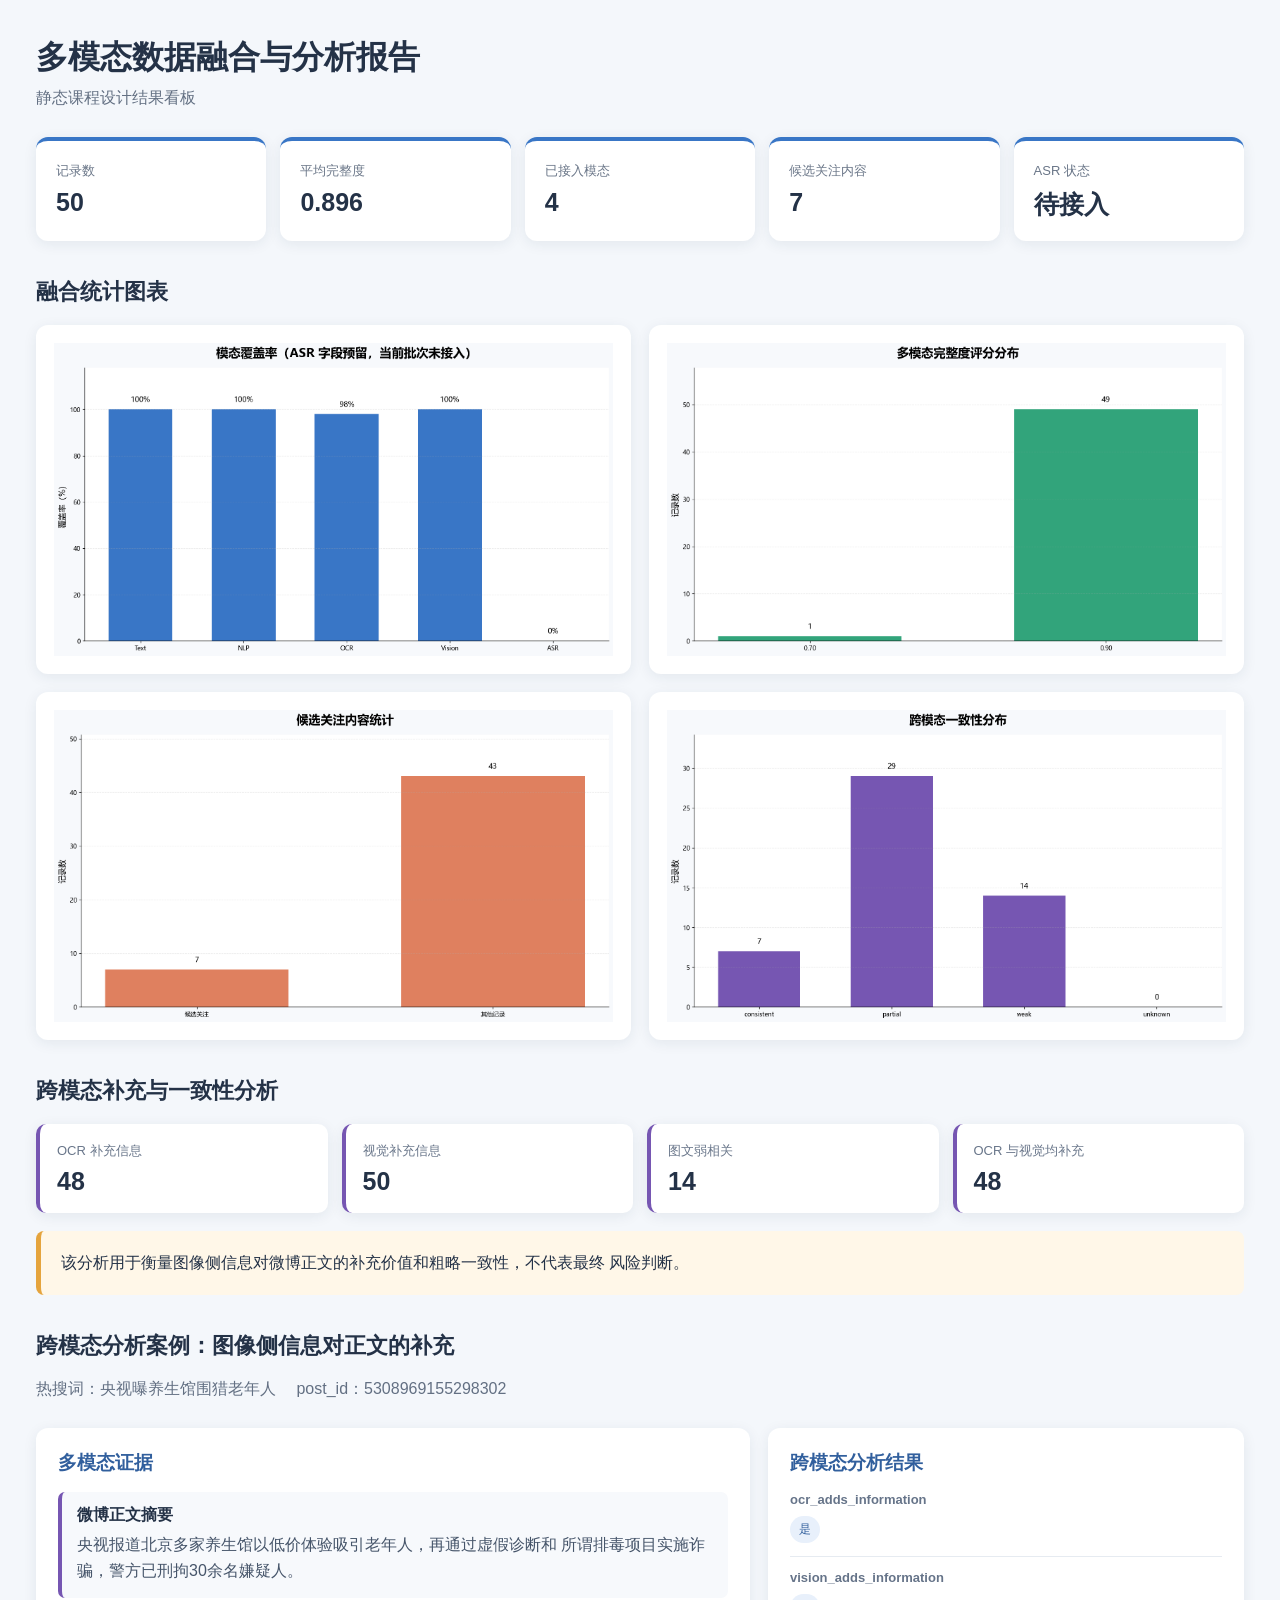
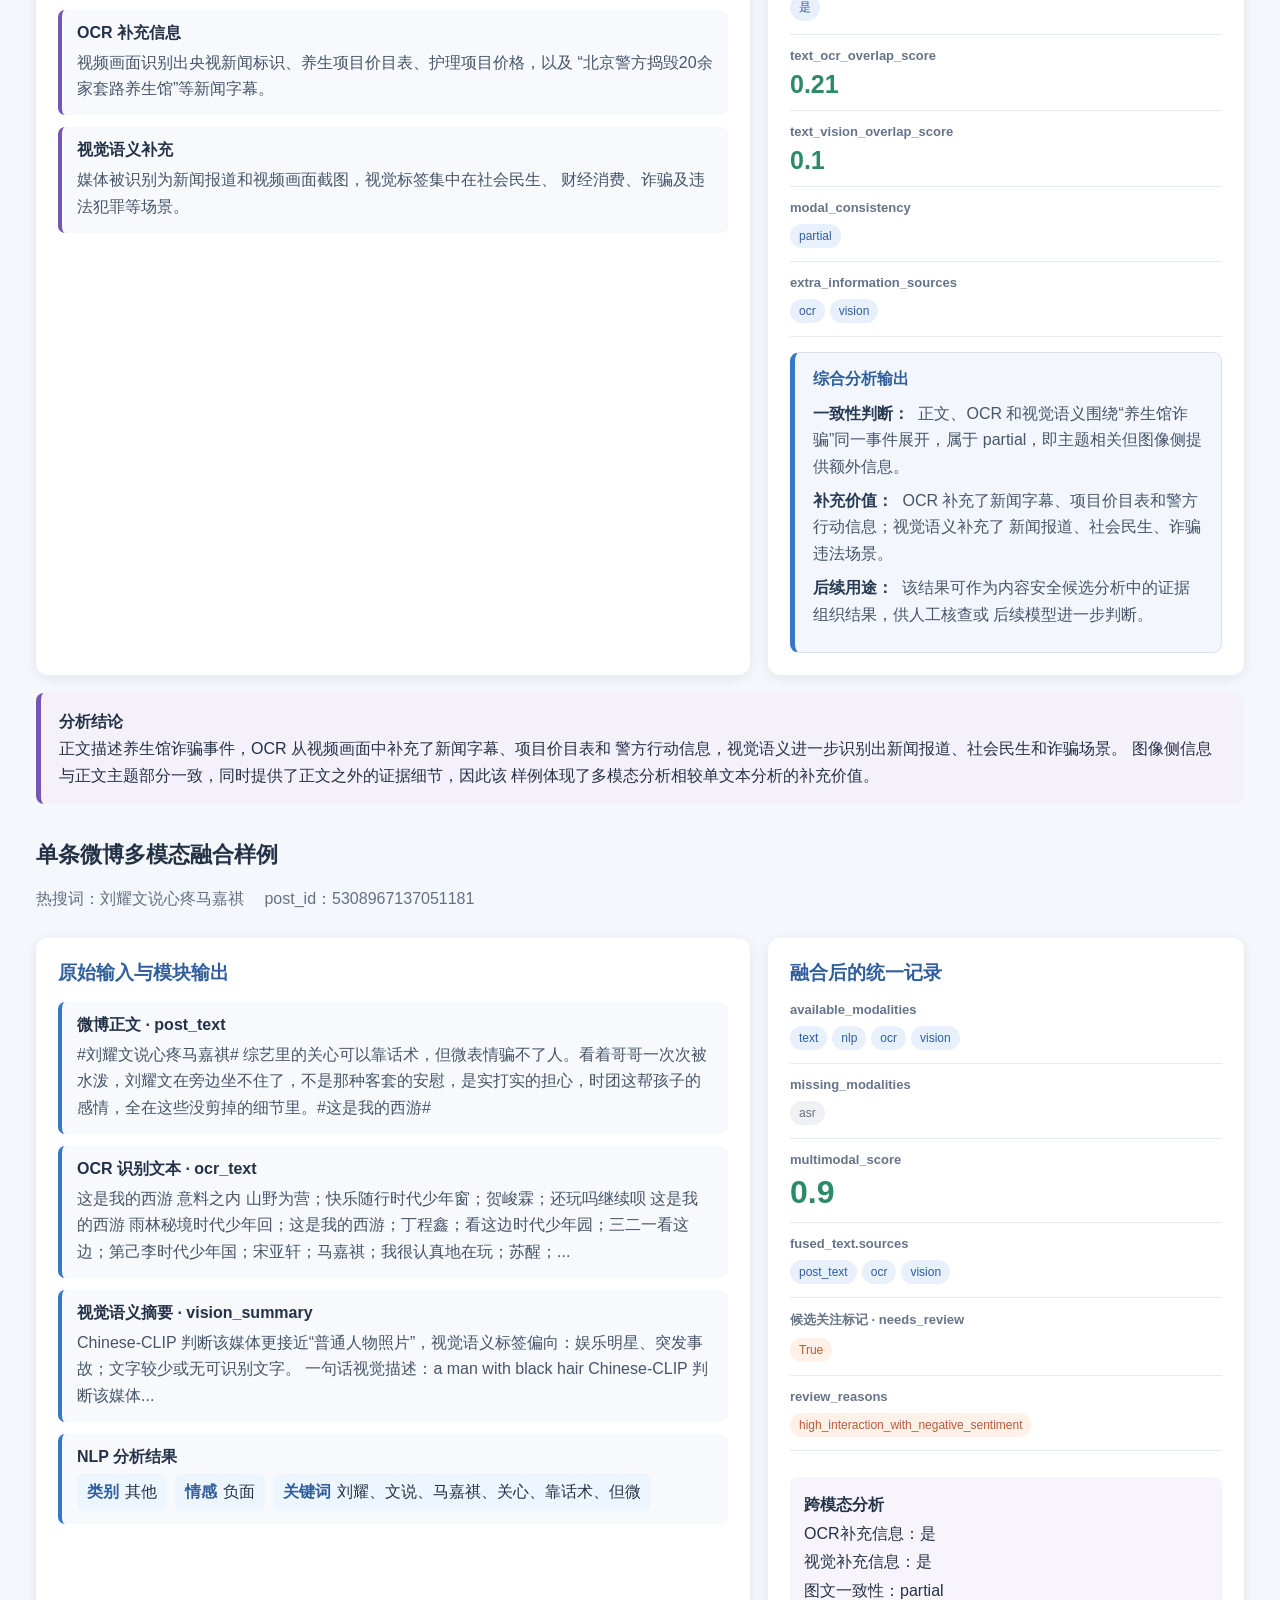
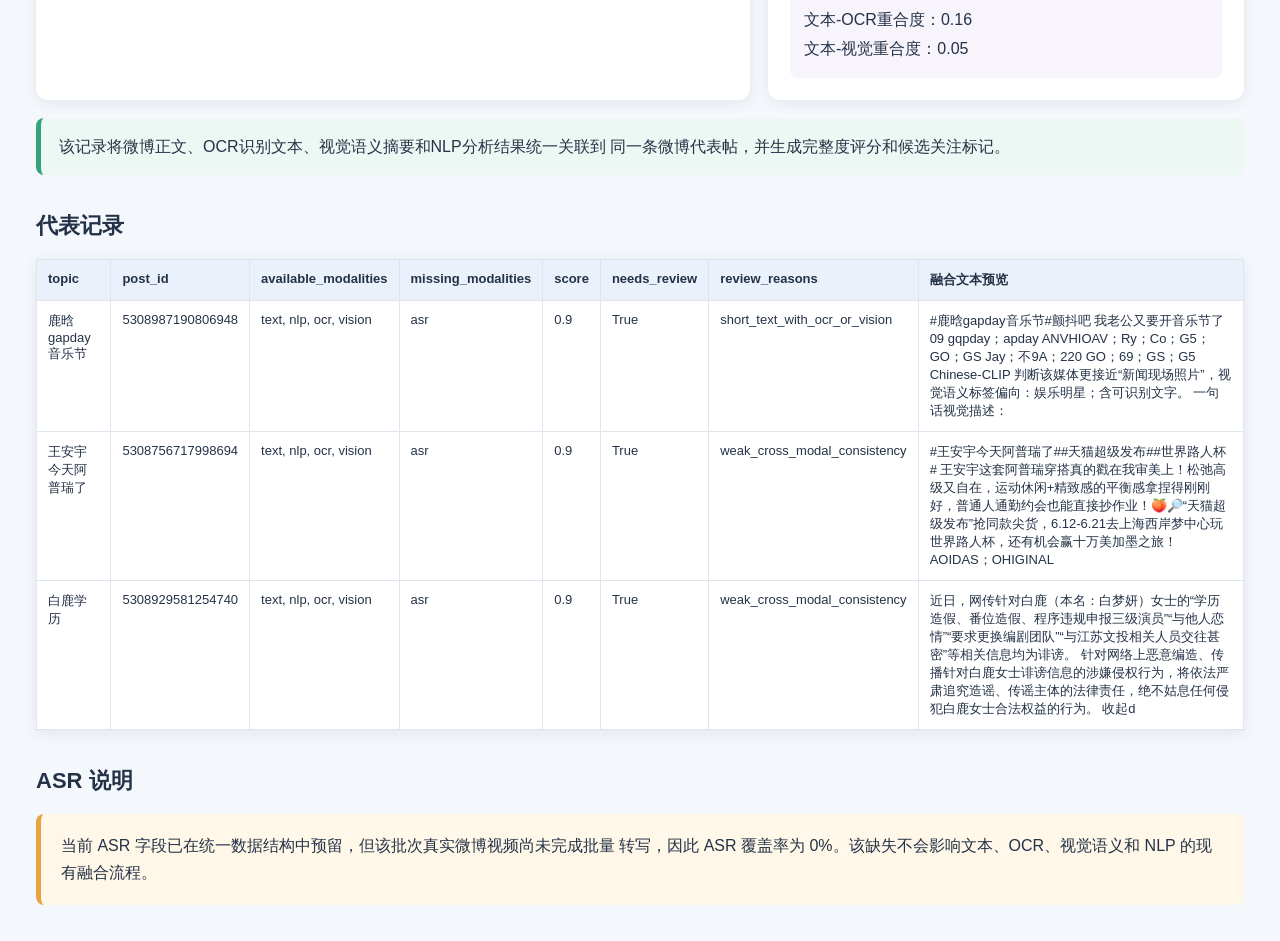
<file: 数据分析/analysis_outputs/analysis_report.html>
<!doctype html>
<html lang="zh-CN">
<head>
  <meta charset="utf-8">
  <meta name="viewport" content="width=device-width, initial-scale=1">
  <title>多模态数据融合与分析报告</title>
  <style>
    * { box-sizing: border-box; }
    body { margin: 0; font-family: "Microsoft YaHei", Arial, sans-serif;
      color: #243247; background: #f4f7fb; }
    main { max-width: 1280px; margin: 0 auto; padding: 36px; }
    h1 { margin: 0 0 8px; font-size: 32px; }
    h2 { margin-top: 36px; font-size: 22px; }
    .subtitle { color: #637083; margin-bottom: 28px; }
    .cards { display: grid; grid-template-columns: repeat(5, 1fr); gap: 14px; }
    .card, .panel { background: white; border-radius: 12px;
      box-shadow: 0 3px 14px rgba(31, 50, 80, .08); }
    .card { padding: 20px; border-top: 4px solid #3976c6; }
    .card strong { display: block; font-size: 25px; margin-top: 8px; }
    .card span { color: #6a7688; font-size: 13px; }
    .charts { display: grid; grid-template-columns: repeat(2, 1fr); gap: 18px; }
    .panel { padding: 18px; }
    .panel img { display: block; width: 100%; height: auto; }
    .fusion-example { display: grid; grid-template-columns: 1.2fr .8fr;
      gap: 18px; }
    .fusion-column { background: white; border-radius: 12px; padding: 22px;
      box-shadow: 0 3px 14px rgba(31, 50, 80, .08); }
    .fusion-column h3 { margin: 0 0 16px; color: #315f9d; }
    .source-card { background: #f7f9fc; border-left: 4px solid #3976c6;
      border-radius: 7px; padding: 13px 15px; margin-bottom: 12px; }
    .source-card strong { display: block; margin-bottom: 6px; }
    .source-card p { margin: 0; line-height: 1.65; color: #46556a; }
    .nlp-row { display: flex; flex-wrap: wrap; gap: 8px; }
    .nlp-row span { background: #edf5ff; border-radius: 7px; padding: 8px 10px; }
    .nlp-row b { margin-right: 6px; color: #315f9d; }
    .fusion-meta { display: grid; gap: 13px; }
    .meta-item { border-bottom: 1px solid #e6ebf1; padding-bottom: 11px; }
    .meta-item strong { display: block; color: #667489; margin-bottom: 7px;
      font-size: 13px; }
    .score { font-size: 32px; color: #2b8b68; font-weight: bold; }
    .case-score { font-size: 25px; }
    .tag { display: inline-block; background: #e8f0fb; color: #315f9d;
      border-radius: 999px; padding: 5px 9px; margin: 2px 5px 2px 0;
      font-size: 12px; }
    .tag.missing { background: #f0f1f4; color: #687385; }
    .tag.review { background: #fff0e8; color: #b75c38; }
    .muted { color: #8993a2; }
    .fusion-note { margin-top: 18px; padding: 15px 18px; background: #edf7f3;
      border-left: 5px solid #32a47b; border-radius: 8px; line-height: 1.7; }
    .cross-cards { display: grid; grid-template-columns: repeat(4, 1fr);
      gap: 14px; margin-bottom: 18px; }
    .cross-card { background: white; border-radius: 10px; padding: 17px;
      border-left: 4px solid #7656b2;
      box-shadow: 0 3px 14px rgba(31, 50, 80, .08); }
    .cross-card span { color: #69768a; font-size: 13px; }
    .cross-card strong { display: block; font-size: 25px; margin-top: 7px; }
    .cross-detail { background: #f7f4fc; border-radius: 8px; padding: 14px;
      margin-top: 13px; line-height: 1.8; }
    .case-example .source-card { border-left-color: #7656b2; }
    .case-conclusion { background: #f5f1fb; border-left-color: #7656b2; }
    .synthesis-box { margin-top: 15px; padding: 16px 18px;
      background: #f3f7fd; border: 1px solid #d6e2f2;
      border-left: 5px solid #3976c6; border-radius: 9px; }
    .synthesis-box h4 { margin: 0 0 11px; color: #315f9d; font-size: 16px; }
    .synthesis-item { margin: 8px 0; line-height: 1.65; color: #46556a; }
    .synthesis-item strong { color: #283b55; margin-right: 5px; }
    table { width: 100%; border-collapse: collapse; background: white;
      box-shadow: 0 3px 14px rgba(31, 50, 80, .08); }
    th, td { padding: 11px; border: 1px solid #dfe5ed; text-align: left;
      vertical-align: top; font-size: 13px; }
    th { background: #eaf1fb; }
    .notice { padding: 18px 20px; background: #fff7e8;
      border-left: 5px solid #e5a43d; border-radius: 8px; line-height: 1.7; }
    @media (max-width: 900px) {
      .cards, .charts, .fusion-example, .cross-cards {
        grid-template-columns: 1fr;
      }
    }
  </style>
</head>
<body>
<main>
  <h1>多模态数据融合与分析报告</h1>
  <div class="subtitle">静态课程设计结果看板</div>
  <section class="cards">
    <div class="card"><span>记录数</span><strong>50</strong></div>
    <div class="card"><span>平均完整度</span><strong>0.896</strong></div>
    <div class="card"><span>已接入模态</span><strong>4</strong></div>
    <div class="card"><span>候选关注内容</span><strong>7</strong></div>
    <div class="card"><span>ASR 状态</span><strong>待接入</strong></div>
  </section>

  <h2>融合统计图表</h2>
  <section class="charts">
    <div class="panel"><img src="charts/modality_coverage.png" alt="模态覆盖率"></div>
    <div class="panel"><img src="charts/multimodal_score_distribution.png" alt="完整度分布"></div>
    <div class="panel"><img src="charts/review_candidates_summary.png" alt="候选关注内容"></div>
    <div class="panel"><img src="charts/cross_modal_consistency_distribution.png" alt="跨模态一致性"></div>
  </section>

  <h2>跨模态补充与一致性分析</h2>
  <section class="cross-cards">
    <div class="cross-card"><span>OCR 补充信息</span>
      <strong>48</strong></div>
    <div class="cross-card"><span>视觉补充信息</span>
      <strong>50</strong></div>
    <div class="cross-card"><span>图文弱相关</span>
      <strong>14</strong></div>
    <div class="cross-card"><span>OCR 与视觉均补充</span>
      <strong>48</strong></div>
  </section>
  <div class="notice">
    该分析用于衡量图像侧信息对微博正文的补充价值和粗略一致性，不代表最终
    风险判断。
  </div>


  <h2>跨模态分析案例：图像侧信息对正文的补充</h2>
  <div class="subtitle">热搜词：央视曝养生馆围猎老年人　
    post_id：5308969155298302</div>
  <section class="fusion-example case-example">
    <div class="fusion-column">
      <h3>多模态证据</h3>
      <div class="source-card"><strong>微博正文摘要</strong>
        <p>央视报道北京多家养生馆以低价体验吸引老年人，再通过虚假诊断和
        所谓排毒项目实施诈骗，警方已刑拘30余名嫌疑人。</p></div>
      <div class="source-card"><strong>OCR 补充信息</strong>
        <p>视频画面识别出央视新闻标识、养生项目价目表、护理项目价格，以及
        “北京警方捣毁20余家套路养生馆”等新闻字幕。</p></div>
      <div class="source-card"><strong>视觉语义补充</strong>
        <p>媒体被识别为新闻报道和视频画面截图，视觉标签集中在社会民生、
        财经消费、诈骗及违法犯罪等场景。</p></div>
    </div>
    <div class="fusion-column">
      <h3>跨模态分析结果</h3>
      <div class="fusion-meta">
        <div class="meta-item"><strong>ocr_adds_information</strong>
          <span class="tag">是</span></div>
        <div class="meta-item"><strong>vision_adds_information</strong>
          <span class="tag">是</span></div>
        <div class="meta-item"><strong>text_ocr_overlap_score</strong>
          <span class="score case-score">0.21</span></div>
        <div class="meta-item"><strong>text_vision_overlap_score</strong>
          <span class="score case-score">0.1</span></div>
        <div class="meta-item"><strong>modal_consistency</strong>
          <span class="tag">partial</span></div>
        <div class="meta-item"><strong>extra_information_sources</strong>
          <span class="tag ">ocr</span><span class="tag ">vision</span></div>
      </div>
      <div class="synthesis-box">
        <h4>综合分析输出</h4>
        <div class="synthesis-item"><strong>一致性判断：</strong>
          正文、OCR 和视觉语义围绕“养生馆诈骗”同一事件展开，属于
          partial，即主题相关但图像侧提供额外信息。</div>
        <div class="synthesis-item"><strong>补充价值：</strong>
          OCR 补充了新闻字幕、项目价目表和警方行动信息；视觉语义补充了
          新闻报道、社会民生、诈骗违法场景。</div>
        <div class="synthesis-item"><strong>后续用途：</strong>
          该结果可作为内容安全候选分析中的证据组织结果，供人工核查或
          后续模型进一步判断。</div>
      </div>
    </div>
  </section>
  <div class="fusion-note case-conclusion">
    <strong>分析结论</strong><br>
    正文描述养生馆诈骗事件，OCR 从视频画面中补充了新闻字幕、项目价目表和
    警方行动信息，视觉语义进一步识别出新闻报道、社会民生和诈骗场景。
    图像侧信息与正文主题部分一致，同时提供了正文之外的证据细节，因此该
    样例体现了多模态分析相较单文本分析的补充价值。
  </div>


  <h2>单条微博多模态融合样例</h2>
  <div class="subtitle">热搜词：刘耀文说心疼马嘉祺　
    post_id：5308967137051181</div>
  <section class="fusion-example">
    <div class="fusion-column">
      <h3>原始输入与模块输出</h3>
      <div class="source-card"><strong>微博正文 · post_text</strong>
        <p>#刘耀文说心疼马嘉祺# 综艺里的关心可以靠话术，但微表情骗不了人。看着哥哥一次次被水泼，刘耀文在旁边坐不住了，不是那种客套的安慰，是实打实的担心，时团这帮孩子的感情，全在这些没剪掉的细节里。#这是我的西游# ​</p></div>
      <div class="source-card"><strong>OCR 识别文本 · ocr_text</strong>
        <p>这是我的西游 意料之内 山野为营；快乐随行时代少年窗；贺峻霖；还玩吗继续呗 这是我的西游 雨林秘境时代少年回；这是我的西游；丁程鑫；看这边时代少年园；三二一看这边；第己李时代少年国；宋亚轩；马嘉祺；我很认真地在玩；苏醒；...</p></div>
      <div class="source-card"><strong>视觉语义摘要 · vision_summary</strong>
        <p>Chinese-CLIP 判断该媒体更接近“普通人物照片”，视觉语义标签偏向：娱乐明星、突发事故；文字较少或无可识别文字。 一句话视觉描述：a man with black hair Chinese-CLIP 判断该媒体...</p></div>
      <div class="source-card"><strong>NLP 分析结果</strong>
        <div class="nlp-row"><span><b>类别</b>其他</span><span><b>情感</b>负面</span><span><b>关键词</b>刘耀、文说、马嘉祺、关心、靠话术、但微</span></div></div>
    </div>
    <div class="fusion-column">
      <h3>融合后的统一记录</h3>
      <div class="fusion-meta">
        <div class="meta-item"><strong>available_modalities</strong>
          <span class="tag ">text</span><span class="tag ">nlp</span><span class="tag ">ocr</span><span class="tag ">vision</span></div>
        <div class="meta-item"><strong>missing_modalities</strong>
          <span class="tag missing">asr</span></div>
        <div class="meta-item"><strong>multimodal_score</strong>
          <span class="score">0.9</span></div>
        <div class="meta-item"><strong>fused_text.sources</strong>
          <span class="tag ">post_text</span><span class="tag ">ocr</span><span class="tag ">vision</span></div>
        <div class="meta-item"><strong>候选关注标记 · needs_review</strong>
          <span class="tag review">True</span></div>
        <div class="meta-item"><strong>review_reasons</strong>
          <span class="tag review">high_interaction_with_negative_sentiment</span></div>
        <div class="cross-detail"><strong>跨模态分析</strong><br>
          OCR补充信息：是<br>
          视觉补充信息：是<br>
          图文一致性：partial<br>
          文本-OCR重合度：0.16<br>
          文本-视觉重合度：0.05
        </div>
      </div>
    </div>
  </section>
  <div class="fusion-note">
    该记录将微博正文、OCR识别文本、视觉语义摘要和NLP分析结果统一关联到
    同一条微博代表帖，并生成完整度评分和候选关注标记。
  </div>

  <h2>代表记录</h2>
  <table>
    <thead><tr>
      <th>topic</th><th>post_id</th><th>available_modalities</th>
      <th>missing_modalities</th><th>score</th><th>needs_review</th>
      <th>review_reasons</th><th>融合文本预览</th>
    </tr></thead>
    <tbody><tr><td>鹿晗gapday音乐节</td><td>5308987190806948</td><td>text, nlp, ocr, vision</td><td>asr</td><td>0.9</td><td>True</td><td>short_text_with_ocr_or_vision</td><td>#鹿晗gapday音乐节#颤抖吧 我老公又要开音乐节了 ​  09  gqpday；apday  ANVHIOAV；Ry；Co；G5；GO；GS  Jay；不9A；220  GO；69；GS；G5  Chinese-CLIP 判断该媒体更接近“新闻现场照片”，视觉语义标签偏向：娱乐明星；含可识别文字。 一句话视觉描述：</td></tr><tr><td>王安宇今天阿普瑞了</td><td>5308756717998694</td><td>text, nlp, ocr, vision</td><td>asr</td><td>0.9</td><td>True</td><td>weak_cross_modal_consistency</td><td>#王安宇今天阿普瑞了##天猫超级发布##世界路人杯# 王安宇这套阿普瑞穿搭真的戳在我审美上！松弛高级又自在，运动休闲+精致感的平衡感拿捏得刚刚好，普通人通勤约会也能直接抄作业！🍑🔎“天猫超级发布”抢同款尖货，6.12-6.21去上海西岸梦中心玩世界路人杯，还有机会赢十万美加墨之旅！ ​  AOIDAS；OHIGINAL</td></tr><tr><td>白鹿学历</td><td>5308929581254740</td><td>text, nlp, ocr, vision</td><td>asr</td><td>0.9</td><td>True</td><td>weak_cross_modal_consistency</td><td>近日，网传针对白鹿（本名：白梦妍）女士的“学历造假、番位造假、程序违规申报三级演员”“与他人恋情”“要求更换编剧团队”“与江苏文投相关人员交往甚密”等相关信息均为诽谤。 针对网络上恶意编造、传播针对白鹿女士诽谤信息的涉嫌侵权行为，将依法严肃追究造谣、传谣主体的法律责任，绝不姑息任何侵犯白鹿女士合法权益的行为。 收起d </td></tr></tbody>
  </table>

  <h2>ASR 说明</h2>
  <div class="notice">
    当前 ASR 字段已在统一数据结构中预留，但该批次真实微博视频尚未完成批量
    转写，因此 ASR 覆盖率为 0%。该缺失不会影响文本、OCR、视觉语义和 NLP
    的现有融合流程。
  </div>
</main>
</body>
</html>
</file>
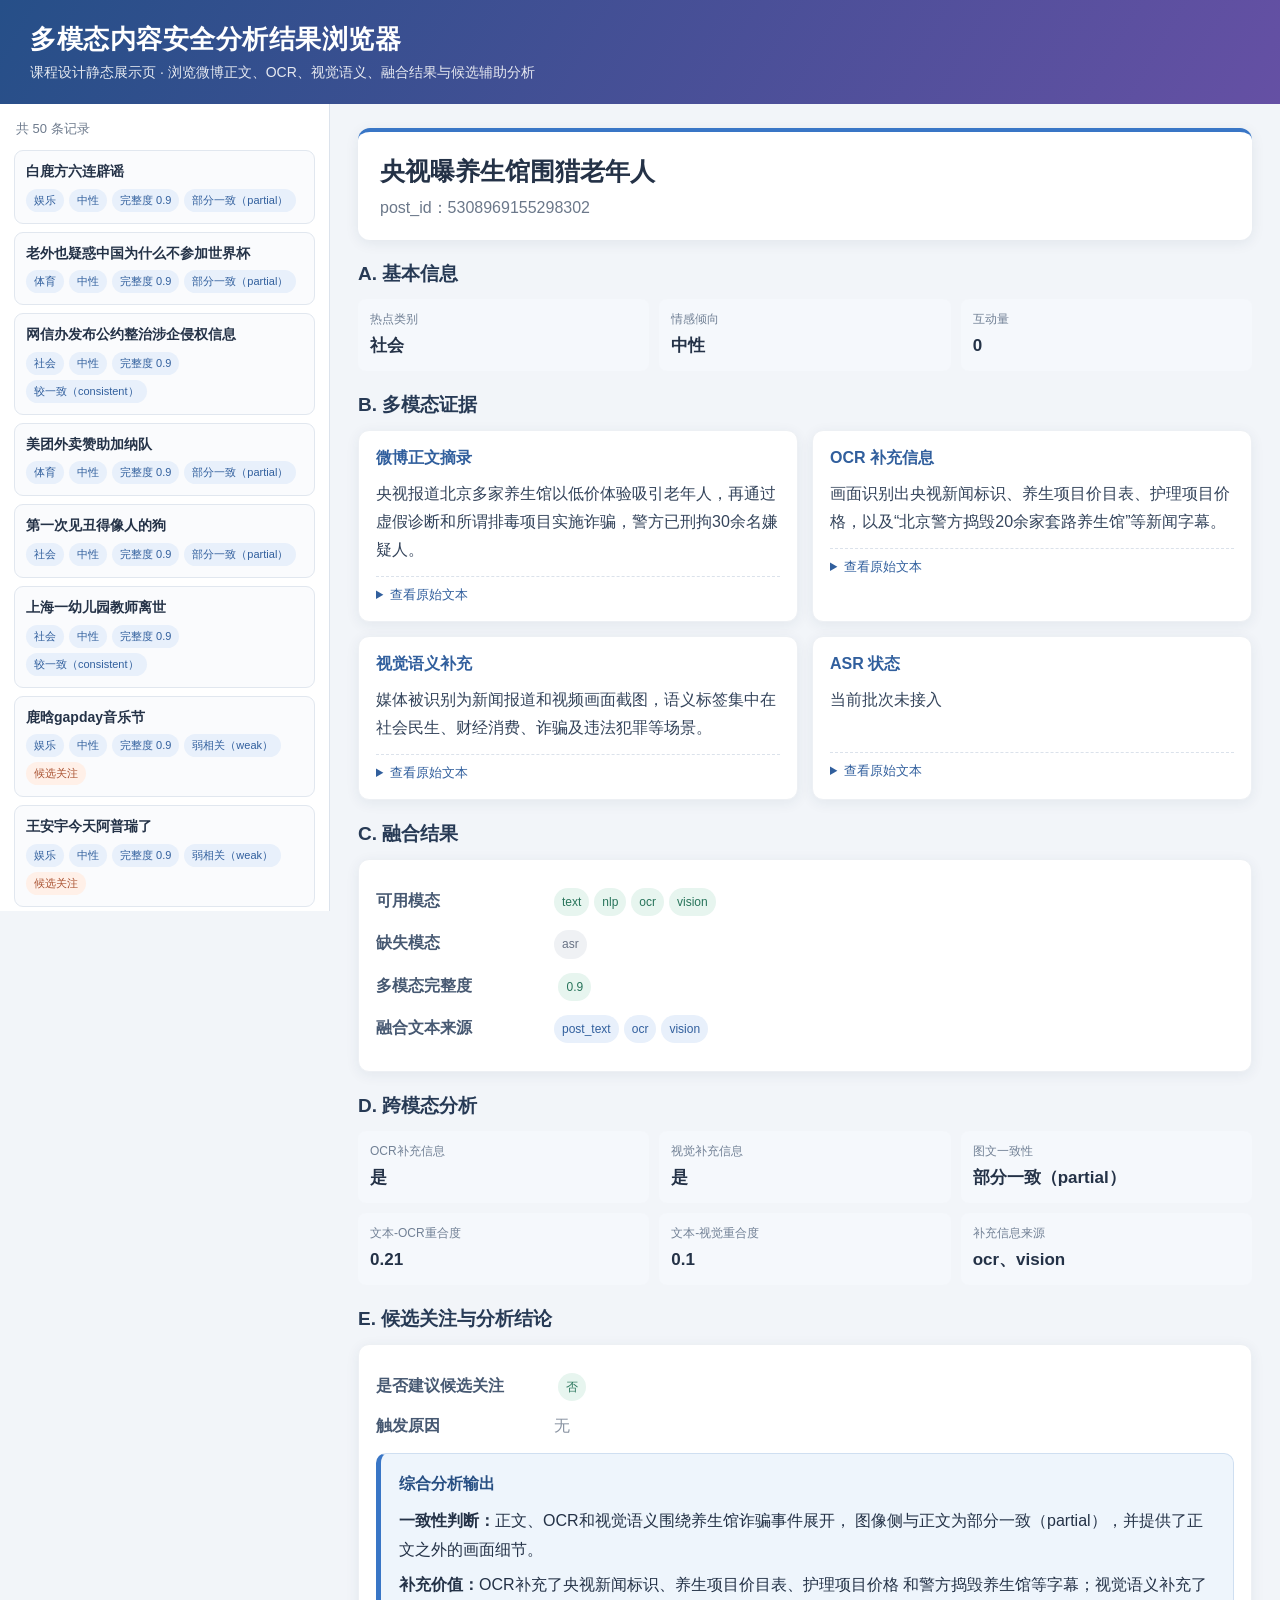
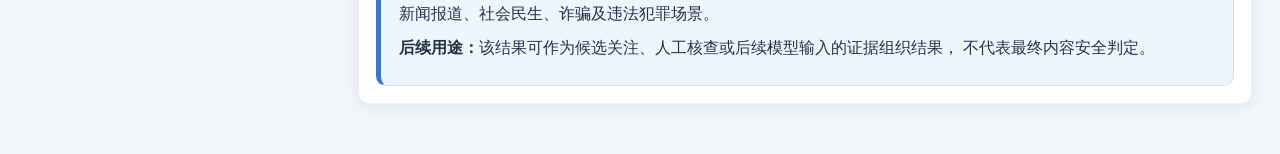
<file: 数据分析/analysis_outputs/record_browser.html>
<!doctype html>
<html lang="zh-CN">
<head>
  <meta charset="utf-8">
  <meta name="viewport" content="width=device-width, initial-scale=1">
  <title>多模态内容安全分析结果浏览器</title>
  <style>
    * { box-sizing: border-box; }
    body { margin: 0; font-family: "Microsoft YaHei", "PingFang SC", Arial, sans-serif;
      color: #243247; background: #f2f5f9; }
    header { padding: 22px 30px; color: #fff;
      background: linear-gradient(120deg, #264f88, #6550a4); }
    header h1 { margin: 0 0 7px; font-size: 26px; letter-spacing: .5px; }
    header p { margin: 0; opacity: .88; font-size: 14px; }
    .layout { display: grid; grid-template-columns: 330px minmax(0, 1fr);
      min-height: calc(100vh - 93px); }
    aside { background: #fff; border-right: 1px solid #dce3ec; padding: 14px;
      overflow-y: auto; max-height: calc(100vh - 93px); position: sticky; top: 0; }
    .count { color: #6e7b8d; margin: 2px 2px 12px; font-size: 13px; }
    .record-item { width: 100%; min-width: 0; text-align: left;
      border: 1px solid #e1e7ef; border-radius: 9px; background: #fafbfd;
      padding: 11px; margin-bottom: 8px; cursor: pointer; color: inherit; }
    .record-item:hover, .record-item.active { border-color: #3976c6;
      background: #edf4fd; box-shadow: 0 2px 8px rgba(49, 95, 157, .08); }
    .record-item strong { display: block; margin-bottom: 7px; line-height: 1.4;
      font-size: 14px; overflow-wrap: anywhere; word-break: break-word; }
    .record-meta { display: flex; flex-wrap: wrap; gap: 5px; font-size: 11px; }
    .mini-tag, .tag { display: inline-block; max-width: 100%; border-radius: 999px;
      background: #e8f0fb; color: #315f9d; padding: 4px 8px;
      overflow-wrap: anywhere; word-break: break-word; }
    .mini-tag.review, .tag.review { background: #fff0e8; color: #a84f2e; }
    .tag.success { background: #e7f5ef; color: #28745b; }
    .tag.missing { background: #eff1f4; color: #687385; }
    main { padding: 24px 28px 50px; min-width: 0; width: 100%; overflow: hidden; }
    .hero { background: #fff; border-radius: 12px; padding: 21px 22px;
      box-shadow: 0 3px 14px rgba(31, 50, 80, .08); margin-bottom: 18px;
      border-top: 4px solid #3976c6; min-width: 0; }
    .hero h2 { margin: 0 0 9px; font-size: 25px; line-height: 1.45;
      overflow-wrap: anywhere; word-break: break-word; }
    .hero-sub { color: #6b788a; overflow-wrap: anywhere; }
    .section { margin-top: 21px; min-width: 0; }
    .section h3 { margin: 0 0 12px; font-size: 19px; color: #273a55; }
    .grid { display: grid; grid-template-columns: repeat(2, minmax(0, 1fr));
      gap: 14px; min-width: 0; }
    .card { background: #fff; border-radius: 11px; padding: 17px;
      box-shadow: 0 3px 14px rgba(31, 50, 80, .07); min-width: 0;
      border: 1px solid #edf0f4; }
    .card h4 { margin: 0 0 11px; color: #315f9d; font-size: 16px; }
    .summary-value, .value, .raw-text, .metric strong, .analysis-output {
      overflow-wrap: anywhere; word-break: break-word; }
    .summary-value { line-height: 1.75; white-space: pre-wrap; color: #34445b;
      min-height: 54px; }
    details { margin-top: 12px; border-top: 1px dashed #dbe2eb; padding-top: 9px; }
    details summary { color: #315f9d; cursor: pointer; font-size: 13px;
      user-select: none; }
    .raw-text { margin-top: 9px; padding: 11px 12px; max-height: 220px;
      overflow: auto; white-space: pre-wrap; line-height: 1.65; font-size: 12px;
      color: #566274; background: #f3f5f7; border-radius: 7px; }
    .tag { margin: 3px 5px 3px 0; font-size: 12px; }
    .field-row { margin: 8px 0; line-height: 1.7; }
    .field-row > strong { display: inline-block; min-width: 178px; color: #475972; }
    .metrics { display: grid; grid-template-columns: repeat(3, minmax(0, 1fr));
      gap: 10px; min-width: 0; }
    .metric { background: #f5f8fc; border-radius: 8px; padding: 12px; min-width: 0; }
    .metric span { display: block; color: #718095; font-size: 12px; }
    .metric strong { display: block; margin-top: 6px; font-size: 17px;
      line-height: 1.45; }
    .analysis-output { margin-top: 14px; background: #eef5fc;
      border: 1px solid #cfdff1; border-left: 5px solid #3976c6;
      border-radius: 10px; padding: 16px 18px; line-height: 1.8; }
    .analysis-output h4 { margin: 0 0 8px; color: #274f83; }
    .analysis-output p { margin: 6px 0; }
    .muted { color: #8993a2; }
    @media (max-width: 900px) {
      .layout { grid-template-columns: 1fr; }
      aside { position: static; max-height: 350px; border-right: 0;
        border-bottom: 1px solid #dce3ec; }
      .grid, .metrics { grid-template-columns: 1fr; }
      main { padding: 20px 16px 40px; }
      .field-row > strong { min-width: 0; display: block; }
    }
  </style>
</head>
<body>
<header>
  <h1>多模态内容安全分析结果浏览器</h1>
  <p>课程设计静态展示页 · 浏览微博正文、OCR、视觉语义、融合结果与候选辅助分析</p>
</header>
<div class="layout">
  <aside>
    <p class="count" id="recordCount"></p>
    <div id="recordList"></div>
  </aside>
  <main id="detail"></main>
</div>
<script>
const records = [{"topic": "白鹿方六连辟谣", "post_id": "5308930985039343", "category": "娱乐", "sentiment": "中性", "engagement_score": 0, "post_text": "#白鹿方否认更换编剧团队##白鹿起诉蒙淇淇# ​12日，律所公开白鹿启动名誉维权诉讼程序公告，白鹿工作室转发声明，称“学历造假、番位造假、程序违规申报三级演员”“与他人恋情”“要求更换编剧团队”“与江苏文投相关人员交往甚密”等相关信息均为诽谤，将依法严肃追究造谣、传谣主体的法律责任。#白鹿方六连辟谣# 收起d", "ocr_text": "十关注；白鹿资讯站白鹿超话26-6-1210:21发布于北京近日，网传针对白鹿（本名：白梦妍）女士的“学历造假、番位造假、程序违规申报三级演员\"“与他人恋情”“要求更换编剧团队““与江苏文投相关人员交往甚密”等相关信息均为诽谤。针对网络上恶意编造、传播针对白鹿女士诽谤信息的涉嫌侵权行为，将依法严肃追究造谣、传谣主体的法律责任，绝不姑息任何侵犯白鹿女士合法权益的行为\n\n十关注；北京星权律师事务所XC里福26-6-1210:18发布于北京来自iPhone客户端#星权案件简讯#2026年6月10日，白梦妍（艺名：白鹿，下称：委托人）女士正式委托本律师事务所启动名誉维权诉讼程序根据委托人向本律师事务所提供的证据及反映的情况，微博用户“糊***桃”（UID77******90)、微博用户“爱*******”(U1D：55******94）、抖音用户“啦*啦”(抖音号：50*******92)、微博用户“蒙***7\"(UD：21******57)、抖音用户“米*嘟”(抖音号：80*******85)、抖音用户“白****妈”(抖音号：s******27)、抖音用户“不**************明(抖音号：35*********z)、微博用户“******“(UID：54******45）、微博用户“K*****糕\"(UID：79******66）分别发布了针对委托人的侮辱、排谤言论，已引发大量网络用户在相关热搜话题、超话项下发表针对委托人的负面评价。相关网络用户的行为已严重损害委托人个人声誉，涉嫌侵犯委托人的名誉权本律师事务所受托将上述用户起诉至法院，截至2026年6月12日，已完成立案材料（身份信息披露阶段）递交工作。待法院责令网络平台披露出上述用户实名身份信息后，本律师事务所受托继续针对实名主体提起诉讼，要求实名主体依法承担向委托人公开赔礼道歉、赔偿损失等侵权法律责任除上述案件外，本律师事务所已接受委托人委托，继续关注网络信息，针对涉嫌侵犯委托人名誉权之内容持续取证（部分已取证内容见附件汇总表），对具有严重侵权情节的主体继续启动诉讼程序\n\n关于白梦妍（艺名：白鹿）女士名誉维权取证汇总表（1/2）序号UID/抖音号进展用户昵称已完成证据固定，并完成身份信息披露阶段立案材微博糊***桃77******90料递交工作爱********七55******94抖音啦*啦50*******92蒙***721******57米*嘟80*******85白****妈sh******27不***************明35*********zhA******V_54******45K*****糕79******6610太**************已完成证据固定17******9711小**星17******8312犹*****面39******5713下****吗51******90清*感1479******2315星*******觉79******8616你**********吧78******0117心******W58******7018葛******版40******4019顶****道78******4020甄***瓜39******8821朝****哇77******1922A***************名28******8523看***月72******3724无**风66******6225正*****g64******7626说**瓜64******3627心*****134******042857******2629将*邻68******77已完成证据@新浪娱乐30野***女a北京星权健师事务所\n\n关于白梦妍（艺名：自鹿）女士名誉维权取证汇总表（2/2）序号用户昵称UID/抖音号进展31微博是***a58******34已完成证据固定32也***野67******0933又*******开79******2334江**茶54******6035渔*****帽77******5636流*******r77******8637鲁***生56******5638宅**馨63******8139********啊61******294075******92气***辣41伊*74******03抖音42新****奇59*******21少*我4382*******74440****ecC****cC白*站4560*******13白*****幕豆瓣4617*****46*吒4797****274884****12m***o49m**018*****1150关*事14*****9251加*****杯29*****035217*****45笔****树5321*****835471****89b******i55K****023*****7956九****人27*****8257何*****楼27*****135815*****245928*****78边*料6016*****42已完成证据@新浪娱乐61重**用*@地京星权律师事务所\n\n白梦妍诉北京抖科技有限公司名誉权纠纷案待审核民事一审案件案由法院参与人申请日期案件空间名誉权纠纷原告：白梦妍；被告：北京抖音科技有限公司2026-06-10立案申请撤回复制立案白梦妍诉北京微梦创科络技术有限公司名誉权纠纷案原告：白梦妍；被告：北京微梦创科网络技术有限公司白梦妍诉北京抖科技有限公司名誉权纠纷一案2026-06-112026-06-12原告：梦妍；被告：北京微梦创科络技术有限公司", "vision_summary": "Chinese-CLIP 判断该媒体更接近“微博或社交媒体截图”，视觉语义标签偏向：争议舆情、谣言辟谣；含可识别文字。\n\nChinese-CLIP 判断该媒体更接近“微博或社交媒体截图”，视觉语义标签偏向：争议舆情；含可识别文字。\n\nChinese-CLIP 判断该媒体更接近“证件票据截图”，视觉语义标签偏向：政策公告、违法犯罪；含可识别文字。\n\nChinese-CLIP 判断该媒体更接近“证件票据截图”，视觉语义标签偏向：政策公告、诈骗、违法犯罪；含可识别文字。\n\nChinese-CLIP 判断该媒体更接近“微博或社交媒体截图”，视觉语义标签偏向：争议舆情、政策公告；含可识别文字。\n\nChinese-CLIP 判断该媒体更接近“微博或社交媒体截图”，视觉语义标签偏向：娱乐明星；含可识别文字。", "asr_text": "", "available_modalities": ["text", "nlp", "ocr", "vision"], "missing_modalities": ["asr"], "multimodal_score": 0.9, "sources": ["post_text", "ocr", "vision"], "ocr_adds_information": true, "vision_adds_information": true, "text_ocr_overlap_score": 0.18, "text_vision_overlap_score": 0.09, "modal_consistency": "partial", "extra_information_sources": ["ocr", "vision"], "analysis_notes": ["OCR提供了正文之外的图片文字信息", "视觉语义提供了场景、人物或类别信息", "图像侧信息与正文部分相关，同时包含补充信息"], "needs_review": false, "review_reasons": []}, {"topic": "老外也疑惑中国为什么不参加世界杯", "post_id": "5308954127371733", "category": "体育", "sentiment": "中性", "engagement_score": 0, "post_text": "#老外也疑惑中国为什么不参加世界杯# 被外国人质疑是因为禁止参赛不去，还是实际因为水平不行去不上，哪个原因好点？ L-好想发疯--的微博视频 ​", "ocr_text": "冠军的秘密WEABA.\n\n树莓；足球；FACNABIA；TUAI；adidas中国队为什么沒进世界杯？；树莓熊；FANAIA；库拉索；PANASIA；佛得角中国；海地（哪支球队沒参加这屆世界杯？)POLICIACNP2155ZA我觉得中国也在我觉得.說实话我不确定但我觉得库拉索不在AFA严海德清酒通佛得角肯定参加了因为西班牙周一要踢他们不我觉得中国参加了就库拉索了我看你的表情猜是中国驴西设列品热adidos因为我感觉(是的答案是中国)FACNASIAMMIE为什么不在？；FARNASIA；树莓鲜；1-0；3-1；半场1-1；澳大利亚；已结束；NASIA；NAEI；(我们已经很多年沒有)；FA设NAIA；我其实是意大利人；树莓解；我们只能在家里看比賽；我们只能在家里看比赛；我还以为他们参加了；8树(难道在西班牙这里沒有三个中国球员吗？）(难道在西班牙这里没有个中国球员吗？）（有几年前）我不记得他叫什么了（武磊他在西班牙人踢球）我就知道我就知道", "vision_summary": "Chinese-CLIP 判断该媒体更接近“宣传海报或公告图”，视觉语义标签偏向：体育赛事；含可识别文字。\n\nChinese-CLIP 对 27 个抽帧/区域投票后，视频整体更接近“视频画面截图”，视觉语义标签偏向：财经消费、社会民生、公共安全。 一句话视觉描述：a woman is talking to a man in the street", "asr_text": "", "available_modalities": ["text", "nlp", "ocr", "vision"], "missing_modalities": ["asr"], "multimodal_score": 0.9, "sources": ["post_text", "ocr", "vision"], "ocr_adds_information": true, "vision_adds_information": true, "text_ocr_overlap_score": 0.13, "text_vision_overlap_score": 0.03, "modal_consistency": "partial", "extra_information_sources": ["ocr", "vision"], "analysis_notes": ["OCR提供了正文之外的图片文字信息", "视觉语义提供了场景、人物或类别信息", "图像侧信息与正文部分相关，同时包含补充信息"], "needs_review": false, "review_reasons": []}, {"topic": "网信办发布公约整治涉企侵权信息", "post_id": "5308971587996708", "category": "社会", "sentiment": "中性", "engagement_score": 0, "post_text": "【#400余名老人遭养生诈骗损失超3000万#】#31人借养生诈骗老人涉案超3000万# 公安部6月12日召开专题新闻发布会，@北京日报 记者了解到，会上，北京市公安局刑侦总队政治处主任李小燕公布了在北京发生的两起典型案例。 其中一起是400余名老年人遭健康养生诈骗。北京警方近期打掉一个专门针对老年人的诈骗团伙，抓获31名犯罪嫌疑人，涉及朝阳、顺义、平谷、密云4个区20家门店。店员以提供免费按摩、低价足疗券等方式将老年人吸引至店内，按摩过程中通过聊天锁定一些子女不在身边、经济条件较好的老年人，以其身体状况不好为由，引荐所谓的“专家”做免费体检，并虚构各种病症，称如不及时治疗将危及生命，诱骗充值高额治疗费用，涉及肠道清洗、祛湿排毒等多个项目，每个项目单次收费1万至2万元不等，共计400余名老年人被骗，涉案金额3000万余元。（@北京日报 记者 林靖） L北京日报的微博视频 更多新闻：#央视曝养生馆围猎老年人# #网信办发布公约整治涉企侵权信息# 收起d", "ocr_text": "400多名老人遭养生诈骗；自报；涉案超3000万；北京警方近期打掉一个专门针对老年人的诈骗团伙，抓获31名犯罪嫌疑人，涉及朝阳、顺义、平谷、密云4个区20家门店；店员以提供免费按摩、低价足疗券等方式将老年人吸引至店内，按摩过程中通过聊天锁定一些子女不在身边、经济条件较好的老年人；以其身体状况不好为由，引荐所谓的“专家”做免费体检。并虚构各种病症，称如不及时治疗将危及生命，诱骗充值高额治疗费用，涉及肠道清洗、祛湿排毒等多个项目；每个项目单次收费1万至2万元不等；共计400余老年人被骗，涉案金额3000万余元", "vision_summary": "Chinese-CLIP 对 6 个抽帧/区域投票后，视频整体更接近“新闻报道截图”，视觉语义标签偏向：违法犯罪、社会民生、政策公告。", "asr_text": "", "available_modalities": ["text", "nlp", "ocr", "vision"], "missing_modalities": ["asr"], "multimodal_score": 0.9, "sources": ["post_text", "ocr", "vision"], "ocr_adds_information": false, "vision_adds_information": true, "text_ocr_overlap_score": 0.68, "text_vision_overlap_score": 0.09, "modal_consistency": "consistent", "extra_information_sources": ["vision"], "analysis_notes": ["视觉语义提供了场景、人物或类别信息", "图像侧信息与微博正文具有较高的粗略重合度"], "needs_review": false, "review_reasons": []}, {"topic": "美团外卖赞助加纳队", "post_id": "5308936676969706", "category": "体育", "sentiment": "中性", "engagement_score": 0, "post_text": "#美团外卖赞助加纳队# #加纳球衣撞衫美团小哥#加纳球衣撞衫美团外卖小哥？一眼看错就再也回不来了 L超级李练练的微博视频 ​", "ocr_text": "美四外；卖央；美团外卖；进球也快\n\n哦霍怎么这么热闹！；福月烫；盛区校；一个个像是要参加；美加墨似的美团外安；造球世；圆邦；RC；美园外卖；进球也快；买园；美团；美团外卖；进球；美团外卖小哥？？；美国外；进也材；进迪；今年！；三美回外；美园外；美团外；进球也；进球世；进球进球；美时；美心外；美回外；我们；进球包；进球进球地再次牵手成功！；美区外；进球合；还真是国家队啊；好你个美团；美回外卖；球也快；来！；同外卖；也快；这次；美圆外卖；团外；进味；球也；□号！；双承沙品；这哥们看着像是塞门约；1外卖；团外卖；美团州；外卖；哈?；我怎么就这么不信呢?；卖快；美回外类；注球也快；卖央；库杜斯是吧；美园外类；进球中；美进；好多菜；美团外美团外；进球也一；国外卖；你还挺懂美团外卖；进球也进球也；满国内卖；但这美团外卖口号；美回外美团外；美团分；进球世进球；进球也性；nononono!；美团外美园外；进球美回外；进球进球世；是看球；是看球点外卖；美国粉；快！；美团外美国外；进球他；生球地还是散了好好练球去吧", "vision_summary": "Chinese-CLIP 判断该媒体更接近“表情包或梗图”，视觉语义标签偏向：体育赛事、娱乐明星、食品安全；含可识别文字。 一句话视觉描述：a group of men standing on top of a soccer field\n\nChinese-CLIP 对 32 个抽帧/区域投票后，视频整体更接近“视频画面截图”，视觉语义标签偏向：体育赛事、娱乐明星、企业品牌。 一句话视觉描述：a man in a blue shirt and tie is talking to another man", "asr_text": "", "available_modalities": ["text", "nlp", "ocr", "vision"], "missing_modalities": ["asr"], "multimodal_score": 0.9, "sources": ["post_text", "ocr", "vision"], "ocr_adds_information": true, "vision_adds_information": true, "text_ocr_overlap_score": 0.15, "text_vision_overlap_score": 0.03, "modal_consistency": "partial", "extra_information_sources": ["ocr", "vision"], "analysis_notes": ["OCR提供了正文之外的图片文字信息", "视觉语义提供了场景、人物或类别信息", "图像侧信息与正文部分相关，同时包含补充信息"], "needs_review": false, "review_reasons": []}, {"topic": "第一次见丑得像人的狗", "post_id": "5308981685781649", "category": "社会", "sentiment": "中性", "engagement_score": 0, "post_text": "在《簪花仕女图》中，贵妇们簪花游园，脚边那只小狗可是大有来头！它叫“猧儿狗”，又称“拂菻狗”，原产于东罗马帝国，唐初传入长安，是宫廷贵妇圈和豪门大户珍爱的宠物。除了小狗还有丹顶鹤、蝴蝶，这些小生命不仅是仕女们解闷的伙伴，更在画卷中悄悄平衡着整个画面构图，让画作在雍容华贵里透出几分灵动生气。@央视一套 L央视一套的微博视频 #第一次见丑得像人的狗# 初审：孙懿辞 复审：梁爽 终审：臧立 收起d", "ocr_text": "CCTN；微博视频号；丹青中华；CCTNV；丹青叶牛；A生成；安史之乱烽煙渐散；CCTV；综合；安史之乱烽烟渐散；唐王朝迎来中兴；青中华；长安城中；贵妇簪花游园；丹青中牛；风流绮靡；开有达华；画家周昉以精妙笔触；丹香中华；丹青生华；悄然捕捉下了；这微妙的情态；姐姐这貓奴儿墨玉似的CCN1；真是罕见；这小东西；长安再找不出第二只；个餐免香；丹青出待", "vision_summary": "Chinese-CLIP 对 23 个抽帧/区域投票后，视频整体更接近“视频画面截图”，视觉语义标签偏向：娱乐明星、争议舆情、社会民生。 一句话视觉描述：a kite flying in the sky with birds flying around", "asr_text": "", "available_modalities": ["text", "nlp", "ocr", "vision"], "missing_modalities": ["asr"], "multimodal_score": 0.9, "sources": ["post_text", "ocr", "vision"], "ocr_adds_information": true, "vision_adds_information": true, "text_ocr_overlap_score": 0.18, "text_vision_overlap_score": 0.06, "modal_consistency": "partial", "extra_information_sources": ["ocr", "vision"], "analysis_notes": ["OCR提供了正文之外的图片文字信息", "视觉语义提供了场景、人物或类别信息", "图像侧信息与正文部分相关，同时包含补充信息"], "needs_review": false, "review_reasons": []}, {"topic": "上海一幼儿园教师离世", "post_id": "5308977055532449", "category": "社会", "sentiment": "中性", "engagement_score": 3, "post_text": "【#上海男教师离世前43小时细节# 室友：他期待放假，做了海南旅行攻略】 6月11日，上海徐汇一幼儿园男性教师王某卿疑似在经历家长群纠纷与园方谈话后，于5月30日凌晨离世。#上海男教师离世家长发声# 其室友@小王老师离开了 发帖披露事发前43小时细节， 称“事发前，他还和我表示期待放假，做了海南旅行的攻略，采购了很多旅游用品，还续了一年视频会员。”据红星新闻报道，上海市徐汇区教育局工作人员表示“我们对王老师的离世深感痛心和惋惜，目前相关情况还在调查，同时恳请外界尊重逝者隐私，未经证实的信息请勿猜测传播。” 一名家长留言称，王老师是他儿子幼儿园时的老师，“王老师特别特别的好，很认真很负责。我儿子到现在都记得王老师。到现在都不敢告诉他，王老师离开了。”#幼师疑被家长和园方双重施压后离世# L大象新闻的微博视频 收起d", "ocr_text": "教育局回应上海一幼儿园教师离世；目前相关情况还在调查；恳请外界尊重逝者隐私；离开了来自HUAWEIMate70Pro+已编辑本号主王卿已于2026年5月30日去世我是王卿的室友，合租共处6年，是他最好的朋友。他的失踪，是我报案的，我也见证着他的尸体被找到的整个过程的骨干教师。事发三王老师是天前，他还和我表示期待放假，做了海南旅行的攻略，采购了很多旅游用品，还续了一年视频...全文名家长留言称，王老师是他儿子幼儿园时的老师“王老师特别特别的好，很认真很负责我儿子到现在都记得王老师到现在都不敢告诉他，王老师离开了教育局回应上海一幼儿园教筛禽世EPHANTNEWST上海市徐汇区教育局工作人员表示“我们对王老师离世深感痛心和惋惜，目前相关情况还在调查未经证实的信息请勿猜测传播来HUAWEIMate70Pro+已编辑的骨于教师。事发三我在群里平时很咋呼吗？；你现；爸爸；有点莫名其妙；平时不管事情，现在出来问了；A妈妈；大象室面；是的管爸；高情商恢复？短视频看多了吧；5月28日13:27；对，你说的很对，我们努力克制；叫做没有情商；哦，原来这还和礼貌有关系，谢；非要；妈妈；你们独享VIP私聊吧，毕竟，我们；聊的次数多了。对大家不公平；爸爸：我今天约了老师了，晚点你；们家有谁有空也可以来哈；大象新面；怂了；不好意思抱怨一爱名家长留言称的王老师是他儿子幼儿园时的老师5月28日14:22与码不好意思抱怨一自爱你去忙你的，不用怂恿我。这股傻气一上来，不得打架挂彩啊爸爸：非要辩论？那我先去洗手间", "vision_summary": "Chinese-CLIP 对 6 个抽帧/区域投票后，视频整体更接近“聊天记录截图”，视觉语义标签偏向：争议舆情、谣言辟谣、诈骗。", "asr_text": "", "available_modalities": ["text", "nlp", "ocr", "vision"], "missing_modalities": ["asr"], "multimodal_score": 0.9, "sources": ["post_text", "ocr", "vision"], "ocr_adds_information": true, "vision_adds_information": true, "text_ocr_overlap_score": 0.45, "text_vision_overlap_score": 0.04, "modal_consistency": "consistent", "extra_information_sources": ["ocr", "vision"], "analysis_notes": ["OCR提供了正文之外的图片文字信息", "视觉语义提供了场景、人物或类别信息", "图像侧信息与微博正文具有较高的粗略重合度"], "needs_review": false, "review_reasons": []}, {"topic": "鹿晗gapday音乐节", "post_id": "5308987190806948", "category": "娱乐", "sentiment": "中性", "engagement_score": 0, "post_text": "#鹿晗gapday音乐节#颤抖吧 我老公又要开音乐节了 ​", "ocr_text": "09\n\ngqpday；apday\n\nANVHIOAV；Ry；Co；G5；GO；GS\n\nJay；不9A；220\n\nGO；69；GS；G5", "vision_summary": "Chinese-CLIP 判断该媒体更接近“新闻现场照片”，视觉语义标签偏向：娱乐明星；含可识别文字。 一句话视觉描述：a man with red hair and a brown jacket\n\nChinese-CLIP 判断该媒体更接近“新闻现场照片”，视觉语义标签偏向：体育赛事、娱乐明星、公共安全；含可识别文字。 一句话视觉描述：a crowd of people holding flags and flags\n\nChinese-CLIP 判断该媒体更接近“新闻现场照片”，视觉语义标签偏向：娱乐明星；含可识别文字。 一句话视觉描述：the members of the band btt are showered with con\n\nChinese-CLIP 判断该媒体更接近“普通人物照片”，视觉语义标签偏向：娱乐明星；含可识别文字。 一句话视觉描述：a man with red hair and a brown jacket\n\nChinese-CLIP 判断该媒体更接近“新闻现场照片”，视觉语义标签偏向：财经消费、娱乐明星、体育赛事；含可识别文字。 一句话视觉描述：a crowd of people holding flags and waving\n\nChinese-CLIP 判断该媒体更接近“新闻现场照片”，视觉语义标签偏向：娱乐明星；含可识别文字。 一句话视觉描述：a man with red hair and a jacket", "asr_text": "", "available_modalities": ["text", "nlp", "ocr", "vision"], "missing_modalities": ["asr"], "multimodal_score": 0.9, "sources": ["post_text", "ocr", "vision"], "ocr_adds_information": true, "vision_adds_information": true, "text_ocr_overlap_score": 0.0, "text_vision_overlap_score": 0.02, "modal_consistency": "weak", "extra_information_sources": ["ocr", "vision"], "analysis_notes": ["OCR提供了正文之外的图片文字信息", "视觉语义提供了场景、人物或类别信息", "图像侧信息与正文粗略重合度较低，建议结合原媒体查看"], "needs_review": true, "review_reasons": ["short_text_with_ocr_or_vision"]}, {"topic": "王安宇今天阿普瑞了", "post_id": "5308756717998694", "category": "娱乐", "sentiment": "中性", "engagement_score": 21, "post_text": "#王安宇今天阿普瑞了##天猫超级发布##世界路人杯# 王安宇这套阿普瑞穿搭真的戳在我审美上！松弛高级又自在，运动休闲+精致感的平衡感拿捏得刚刚好，普通人通勤约会也能直接抄作业！🍑🔎“天猫超级发布”抢同款尖货，6.12-6.21去上海西岸梦中心玩世界路人杯，还有机会赢十万美加墨之旅！ ​", "ocr_text": "AOIDAS；OHIGINALS\n\nginals；AIS\n\nTMALLSUPERGOAIS\n\nTMALLSUPERGOAIS\n\nOAS；ORIGINALS\n\n上第12人；世界鹏人杯；TMALLSUPERGOALS", "vision_summary": "Chinese-CLIP 判断该媒体更接近“新闻现场照片”，视觉语义标签偏向：娱乐明星、体育赛事；含可识别文字。 一句话视觉描述：a man standing on a stage holding a microphone\n\nChinese-CLIP 判断该媒体更接近“新闻现场照片”，视觉语义标签偏向：娱乐明星、体育赛事；含可识别文字。 一句话视觉描述：two young boys standing on stage\n\nChinese-CLIP 判断该媒体更接近“微博或社交媒体截图”，视觉语义标签偏向：娱乐明星、体育赛事；含可识别文字。\n\nChinese-CLIP 判断该媒体更接近“微博或社交媒体截图”，视觉语义标签偏向：娱乐明星；含可识别文字。\n\nChinese-CLIP 判断该媒体更接近“新闻现场照片”，视觉语义标签偏向：娱乐明星、体育赛事；含可识别文字。 一句话视觉描述：two men standing on stage\n\nChinese-CLIP 判断该媒体更接近“微博或社交媒体截图”，视觉语义标签偏向：娱乐明星；含可识别文字。", "asr_text": "", "available_modalities": ["text", "nlp", "ocr", "vision"], "missing_modalities": ["asr"], "multimodal_score": 0.9, "sources": ["post_text", "ocr", "vision"], "ocr_adds_information": true, "vision_adds_information": true, "text_ocr_overlap_score": 0.06, "text_vision_overlap_score": 0.01, "modal_consistency": "weak", "extra_information_sources": ["ocr", "vision"], "analysis_notes": ["OCR提供了正文之外的图片文字信息", "视觉语义提供了场景、人物或类别信息", "图像侧信息与正文粗略重合度较低，建议结合原媒体查看"], "needs_review": true, "review_reasons": ["weak_cross_modal_consistency"]}, {"topic": "上下嘴唇一碰差点把自己毒死", "post_id": "5308980613611531", "category": "生活", "sentiment": "中性", "engagement_score": 0, "post_text": "【#10种可能是疾病信号的面部表现#】#这些疾病面容一旦出现尽快去检查# 如果一棵树有内部问题，可能会导致树叶变黄、落叶，甚至整棵树都会枯萎。事实上，人也像树一样，一旦出现了内部问题，表面可能会有相应的变化，尤其是以下这些典型的“疾病面容”，平时多照照镜子，及早发现治疗！#上下嘴唇一碰差点把自己毒死# （来源：人民日报健康客户端） 收起d", "ocr_text": "1.熊貓眼一一警惕肝病河南省肿瘤医院肝胆胰外科副主任医师王谦2024年在健康时报刊指出，持续的肝功能异常，会导致人体的激素水平紊乱，从而影响色素代谢，增加皮肤当中的酪氨酸酶水平，提高黑色素含量使面色发黑发暗，没有光泽。眼周部位的黑色素堆积尤为明显，非常像“熊猫眼”。①2.蜘蛛痣一—警惕肝病王谦医生表示，之所以叫作蜘蛛痣，是因为它的外形非常像个蜘蛛，中央像一颗红痣，延伸出去一些类似蜘蛛足的分支，其实只是皮肤的末梢毛细血管扩张。蜘蛛痣的形成和患者的肝功能减退有关，使得在肝内灭活的雌激素水平明显减少，而过多的雌激素导致皮肤末梢动脉和毛细血管扩张形成蜘蛛痣。一般会出现在面部、颈部、躯干等身体部位。①\n\n4.鼻侧沟纹不对称一警惕脑梗浙江大学医学院附属第一医院全科医生李帅在医院公众号刊介绍，突然出现的双侧鼻唇沟不对称通常也是脑梗的一个征兆李帅医曾在接诊病人时，发现患者子两侧的沟纹不太对称，右侧鼻唇沟略浅，伸出头检查时也发现头往左偏（正常人应该是居中）。询问后发现患者最近两三天觉得右边的胳膊有点没力气，本身患有高脂血症，但没查过血管，结果一查发现头颅左侧有梗塞风险。③\n\n5.面部浮肿一一警惕心脏疾病；北京学民医院内科主任医师刘健2023年在健康时报刊指出，如果平时脸部很少出现浮肿的情况，但最近部出现肿胀，指按压后出现压痕且压痕部位肤弹不起来，可能提脏问题，应及时去医院就诊。④6.眼球突出一一警惕甲亢北京清华庚医院全科与健康管理部主任医师王仲2020年在微信公众号“京医通”刊指出，甲亢患者甲状腺激素分泌增多，交感神经过度兴奋，影响到眼肌活动，从让眼睛显得过于炯炯有神类似眼球突出来。⑤\n\n3.嘴唇发紫警惕内脏疾病；北京协和医院皮肤科主任医师晋红中2019年在健康时报刊表示，嘴唇发紫学名叫紫绀，是液氧饱和度下降所导致的。衰竭、功能不全、先病等都会出现紫绀样的损害。肺部出现问题，同样会引起氧的饱和度下降，嘴唇发紫，可能肺部有疾病。有些紫绀是过性的，如果是常年嘴唇发紫，要警惕是否内脏有疾病。②\n\n9.鼻翼上有痤疮一—警惕多囊卵巢综合北京妇产医院内分泌科主任医师史樱2022年报健康号刊指出，鼻翼上的痤疮通常与卵巢功能或生殖系统有关，多于多囊卵巢综合征。如果是下巴上痘痘，常于各种妇科病导致的内分泌失调，通常会随着经周期变化生长和消退。⑥10.大量长斑一警惕妇科炎症史樱医生表示，患有妇科炎症的性通常在脸颊两侧都有斑点，通常由妇科疾病引起的内分泌失调是出现斑点的主要原因。⑥\n\n7.眼睑浮肿一—警惕肾病王仲医生指出，肾脏疾病患者由于肾功能的下降，可能引起水液代谢的紊乱、蛋白的丢失，都可能造成水肿。特别是晚上没喝太多水的前提下，晨起颜面、眼睑肿胀。有些伴有脚踝、小腿水肿用手指按压后松开会出现凹陷。⑤8.面色苍白——警惕贫血王仲医生解释，血液的颜色是构成皮肤颜色的重要组成部分。贫血状态下，血液中血红蛋白降低，皮肤、手足这些周围循环的供血会适当减少，使皮肤黏膜苍白。贫血患者多是面色、唇色苍白或是蜡黄无光泽，翻开下眼睑也是苍白无同时可能容易疲劳、乏等。⑤", "vision_summary": "Chinese-CLIP 判断该媒体更接近“新闻报道截图”，视觉语义标签偏向：谣言辟谣、争议舆情；含可识别文字。\n\nChinese-CLIP 判断该媒体更接近“新闻报道截图”，视觉语义标签偏向：争议舆情、谣言辟谣、突发事故；含可识别文字。\n\nChinese-CLIP 判断该媒体更接近“新闻报道截图”，视觉语义标签偏向：谣言辟谣、争议舆情、政策公告；含可识别文字。\n\nChinese-CLIP 判断该媒体更接近“新闻报道截图”，视觉语义标签偏向：谣言辟谣、政策公告；含可识别文字。\n\nChinese-CLIP 判断该媒体更接近“新闻报道截图”，视觉语义标签偏向：谣言辟谣、政策公告、争议舆情；含可识别文字。\n\nChinese-CLIP 判断该媒体更接近“微博或社交媒体截图”，视觉语义标签偏向：谣言辟谣、政策公告、医疗健康；含可识别文字。", "asr_text": "", "available_modalities": ["text", "nlp", "ocr", "vision"], "missing_modalities": ["asr"], "multimodal_score": 0.9, "sources": ["post_text", "ocr", "vision"], "ocr_adds_information": true, "vision_adds_information": true, "text_ocr_overlap_score": 0.14, "text_vision_overlap_score": 0.05, "modal_consistency": "partial", "extra_information_sources": ["ocr", "vision"], "analysis_notes": ["OCR提供了正文之外的图片文字信息", "视觉语义提供了场景、人物或类别信息", "图像侧信息与正文部分相关，同时包含补充信息"], "needs_review": false, "review_reasons": []}, {"topic": "歌手补位", "post_id": "5308986146688753", "category": "其他", "sentiment": "正面", "engagement_score": 6, "post_text": "#歌手补位#不知道啊🤷‍♀️期待歌手张远@张远Bird 的live就完了LRevel_远航派对夜丨张远的微博视频 ​", "ocr_text": "20260530上润站DA；张远【远行】遥回演唱会；壁上观；Revel远航派对夜l张远；Revel；远航派对夜；张远；张运；Revelm.；远航源对夜；ANNN；Reve", "vision_summary": "Chinese-CLIP 对 32 个抽帧/区域投票后，视频整体更接近“新闻现场照片”，视觉语义标签偏向：娱乐明星、日常生活、企业品牌。 一句话视觉描述：a poster for the movie ' s first teaser", "asr_text": "", "available_modalities": ["text", "nlp", "ocr", "vision"], "missing_modalities": ["asr"], "multimodal_score": 0.9, "sources": ["post_text", "ocr", "vision"], "ocr_adds_information": true, "vision_adds_information": true, "text_ocr_overlap_score": 0.12, "text_vision_overlap_score": 0.04, "modal_consistency": "partial", "extra_information_sources": ["ocr", "vision"], "analysis_notes": ["OCR提供了正文之外的图片文字信息", "视觉语义提供了场景、人物或类别信息", "图像侧信息与正文部分相关，同时包含补充信息"], "needs_review": false, "review_reasons": []}, {"topic": "影石对大疆发起反诉", "post_id": "5308985706283276", "category": "其他", "sentiment": "中性", "engagement_score": 0, "post_text": "【#大疆在美起诉影石抄袭#】#大疆指控影石涉嫌侵犯多项专利# 6月12日，据媒体报道，大疆及大疆灵眸（Osmo）已于当地时间6月10日和11日，向美国得州东区联邦地区法院对影石创新及其关联公司提起专利侵权诉讼。诉状显示，大疆指控影石Luna系列手持云台相机涉嫌侵犯大疆持有的2件外观设计专利及4件发明专利。此次涉诉专利涉及大疆Osmo Pocket系列产品的相关技术和设计，覆盖云台机电控制、拍摄控制等核心底层技术。6月12日，影石创新也在美国对大疆发起专利反诉，涉及云台相机、全景相机等5项发明专利，覆盖云台增稳算法、云台指向控制、相机平滑防抖、运动数据叠加、全景视频防抖等多项关键技术。同时，影石向中国国家知识产权局提起相关同族专利无效宣告请求。这也是继2026年3月大疆在国内对影石发起无人机专利侵权诉讼后，两家公司在海外市场的首次专利诉讼对决。#影石对大疆发起反诉# （北京时间） L北京时间的微博视频 收起d", "ocr_text": "微博视频号；大疆在美国起诉影石抄袭指控影Luna系列相机涉嫌侵犯多项专利影石创新也在美国对大疆发起专利反诉资料指控影石Luna系列相机涉嫌侵犯多项专利手绳LunaUltra1/4\"螺纹手柄Insta360续航手柄数据线MicPro增广镜北时间Insta360LunaUitraDual-Lens8KGimbalCamerainste360uuauuo", "vision_summary": "Chinese-CLIP 对 7 个抽帧/区域投票后，视频整体更接近“视频画面截图”，视觉语义标签偏向：争议舆情、谣言辟谣、企业品牌。 一句话视觉描述：a person holding a cell phone in their hand", "asr_text": "", "available_modalities": ["text", "nlp", "ocr", "vision"], "missing_modalities": ["asr"], "multimodal_score": 0.9, "sources": ["post_text", "ocr", "vision"], "ocr_adds_information": true, "vision_adds_information": true, "text_ocr_overlap_score": 0.25, "text_vision_overlap_score": 0.04, "modal_consistency": "partial", "extra_information_sources": ["ocr", "vision"], "analysis_notes": ["OCR提供了正文之外的图片文字信息", "视觉语义提供了场景、人物或类别信息", "图像侧信息与正文部分相关，同时包含补充信息"], "needs_review": false, "review_reasons": []}, {"topic": "教育局回应上海一幼儿园教师离世", "post_id": "5308977055532449", "category": "社会", "sentiment": "中性", "engagement_score": 3, "post_text": "【#上海男教师离世前43小时细节# 室友：他期待放假，做了海南旅行攻略】 6月11日，上海徐汇一幼儿园男性教师王某卿疑似在经历家长群纠纷与园方谈话后，于5月30日凌晨离世。#上海男教师离世家长发声# 其室友@小王老师离开了 发帖披露事发前43小时细节， 称“事发前，他还和我表示期待放假，做了海南旅行的攻略，采购了很多旅游用品，还续了一年视频会员。”据红星新闻报道，上海市徐汇区教育局工作人员表示“我们对王老师的离世深感痛心和惋惜，目前相关情况还在调查，同时恳请外界尊重逝者隐私，未经证实的信息请勿猜测传播。” 一名家长留言称，王老师是他儿子幼儿园时的老师，“王老师特别特别的好，很认真很负责。我儿子到现在都记得王老师。到现在都不敢告诉他，王老师离开了。”#幼师疑被家长和园方双重施压后离世# L大象新闻的微博视频 收起d", "ocr_text": "教育局回应上海一幼儿园教师离世；目前相关情况还在调查；恳请外界尊重逝者隐私；离开了来自HUAWEIMate70Pro+已编辑本号主王卿已于2026年5月30日去世我是王卿的室友，合租共处6年，是他最好的朋友。他的失踪，是我报案的，我也见证着他的尸体被找到的整个过程的骨干教师。事发三王老师是天前，他还和我表示期待放假，做了海南旅行的攻略，采购了很多旅游用品，还续了一年视频...全文名家长留言称，王老师是他儿子幼儿园时的老师“王老师特别特别的好，很认真很负责我儿子到现在都记得王老师到现在都不敢告诉他，王老师离开了教育局回应上海一幼儿园教筛禽世EPHANTNEWST上海市徐汇区教育局工作人员表示“我们对王老师离世深感痛心和惋惜，目前相关情况还在调查未经证实的信息请勿猜测传播来HUAWEIMate70Pro+已编辑的骨于教师。事发三我在群里平时很咋呼吗？；你现；爸爸；有点莫名其妙；平时不管事情，现在出来问了；A妈妈；大象室面；是的管爸；高情商恢复？短视频看多了吧；5月28日13:27；对，你说的很对，我们努力克制；叫做没有情商；哦，原来这还和礼貌有关系，谢；非要；妈妈；你们独享VIP私聊吧，毕竟，我们；聊的次数多了。对大家不公平；爸爸：我今天约了老师了，晚点你；们家有谁有空也可以来哈；大象新面；怂了；不好意思抱怨一爱名家长留言称的王老师是他儿子幼儿园时的老师5月28日14:22与码不好意思抱怨一自爱你去忙你的，不用怂恿我。这股傻气一上来，不得打架挂彩啊爸爸：非要辩论？那我先去洗手间", "vision_summary": "Chinese-CLIP 对 6 个抽帧/区域投票后，视频整体更接近“聊天记录截图”，视觉语义标签偏向：争议舆情、谣言辟谣、诈骗。", "asr_text": "", "available_modalities": ["text", "nlp", "ocr", "vision"], "missing_modalities": ["asr"], "multimodal_score": 0.9, "sources": ["post_text", "ocr", "vision"], "ocr_adds_information": true, "vision_adds_information": true, "text_ocr_overlap_score": 0.45, "text_vision_overlap_score": 0.04, "modal_consistency": "consistent", "extra_information_sources": ["ocr", "vision"], "analysis_notes": ["OCR提供了正文之外的图片文字信息", "视觉语义提供了场景、人物或类别信息", "图像侧信息与微博正文具有较高的粗略重合度"], "needs_review": false, "review_reasons": []}, {"topic": "白鹿学历", "post_id": "5308929581254740", "category": "娱乐", "sentiment": "负面", "engagement_score": 0, "post_text": "近日，网传针对白鹿（本名：白梦妍）女士的“学历造假、番位造假、程序违规申报三级演员”“与他人恋情”“要求更换编剧团队”“与江苏文投相关人员交往甚密”等相关信息均为诽谤。 针对网络上恶意编造、传播针对白鹿女士诽谤信息的涉嫌侵权行为，将依法严肃追究造谣、传谣主体的法律责任，绝不姑息任何侵犯白鹿女士合法权益的行为。 收起d", "ocr_text": "关于白梦妍（艺名：白鹿）女士名誉维权取证汇总表（1/2）序号UID/抖音号进展用户昵称已完成证据固定，并完成身份信息披露阶段立案材微博糊***桃77******90料递交工作爱********七55******94抖音啦*啦50*******92蒙***721******57米*嘟80*******85白****妈sh******27不***************明35*********zhA******V_54******45K*****糕79******6610太**************已完成证据固定17******9711小**星17******8312犹*****面39******5713下****吗51******90清*感1479******2315星*******觉79******8616你**********吧78******0117心******W58******7018葛******版40******4019顶****道78******4020甄***瓜39******8821朝****哇77******1922A***************名28******8523看***月72******3724无**风66******6225正*****g64******7626说**瓜64******3627心*****134******042857******2629将*邻68******7730野***女a北京星权健师事务所\n\n关于白梦妍（艺名：自鹿）女士名誉维权取证汇总表（2/2）序号用户昵称进展UID/抖音号31微博是***a58******34已完成证据固定32也***野67******0933又*******开79******2334江**茶54******6035渔*****帽77******56流*******r3677******8637鲁***生56******5638宅**馨63******813961******29********啊40气***辣75******9241伊*74******03抖音42新****奇59*******21少*我4382*******74440****eCC****cC白*站4560*******13白*****幕豆瓣4617*****46*吒4797****274884****12m***o49m**018*****1150关**事14*****9251加*****杯29*****035217*****4553笔****树21*****8354b******i71****8955K****023*****7956九****人27*****8257何*****楼27*****135815*****245928*****78边*料6016*****4261重**用*@t京星权律师事务所\n\n白梦妍诉北京抖科技有限公司名誉权纠纷案待审核民事一审案件案由申请日期法院参与人案件空间原告：白梦妍；被告：北京抖音科技有限公司名誉权纠纷2026-06-10立案申请撤回复制立案白梦妍诉北京微梦创科络技术有限公司名誉权纠纷案原告：白梦妍；被告：北京微梦创科网络技术有限公司白梦妍诉北京抖科技有限公司名誉权纠纷一案2026-06-112026-06-12原告：梦妍；被告：北京微梦创科络技术有限公司", "vision_summary": "Chinese-CLIP 判断该媒体更接近“证件票据截图”，视觉语义标签偏向：政策公告、违法犯罪；含可识别文字。\n\nChinese-CLIP 判断该媒体更接近“证件票据截图”，视觉语义标签偏向：政策公告、诈骗、违法犯罪；含可识别文字。\n\nChinese-CLIP 判断该媒体更接近“微博或社交媒体截图”，视觉语义标签偏向：争议舆情、政策公告；含可识别文字。", "asr_text": "", "available_modalities": ["text", "nlp", "ocr", "vision"], "missing_modalities": ["asr"], "multimodal_score": 0.9, "sources": ["post_text", "ocr", "vision"], "ocr_adds_information": true, "vision_adds_information": true, "text_ocr_overlap_score": 0.07, "text_vision_overlap_score": 0.07, "modal_consistency": "weak", "extra_information_sources": ["ocr", "vision"], "analysis_notes": ["OCR提供了正文之外的图片文字信息", "视觉语义提供了场景、人物或类别信息", "图像侧信息与正文粗略重合度较低，建议结合原媒体查看"], "needs_review": true, "review_reasons": ["weak_cross_modal_consistency"]}, {"topic": "幼师疑被家长和园方双重施压后离世", "post_id": "5308730221792270", "category": "社会", "sentiment": "中性", "engagement_score": 0, "post_text": "本号主王文卿已于2026年5月30日去世。 我是王文卿的室友，合租共处6年，是他最好的朋友。他的失踪，是我报案的，我也见证着他的尸体被找到的整个过程。 王老师是上海徐汇果果幼儿园的骨干教师。事发三天前，他还和我表示期待放假，做了海南旅行的攻略，采购了很多旅游用品，还续了一年视频会员准备追《歌手》。三天后，变成了一具冰冷的尸体。 他生前是一个特别爱干净的人，夏天一天洗两次澡，衣服永远叠得整齐，收集香水是他的爱好。就是这样一个人，最后被发现泡在肮脏的河水里，鼻腔灌满泥沙，浑身浮肿。 我不知道一个人要多绝望，才会选择用这种方式结束自己。 这件事已经有些朋友听说，但大部分人毫不知情。以下是我所知道的事件经过： 【时间线】 • 5月27日：班里特殊儿童的保育员退休，学校不补人，他一个人扛。他说“每天提心吊胆”。 • 5月28日上午：班里特殊儿童发生手戳别人眼睛的危险事件，被他及时制止。 • 5月28日下午：两位家长在群里吵架，是家长之间的私怨，跟孩子霸凌无关。他被夹在中间。 • 5月28日晚上：他处理家长问题到晚上11点。同晚，他求副园长孙老师第二天出面沟通，被拒绝两次。他说副园长让他“不要答复家长，让家长等着”。他打完电话瘫在沙发上抓头发。 • 同晚11点多：他说想自杀。先上了14楼天台，我把他拦下来了。回家后他又去厨房拿刀，最后没敢下刀——他说“怕痛”。 • 5月29日：他熬了一整夜没睡。次日早上我送他上班，他还说“我觉得我没有错，幼儿园会秉公处理的”。 • 5月29日晚上：项园长找他谈话，这场谈话持续到晚上12点。他事后说项园长当着家长的面，说他“做错了”。他不觉得自己错，又说“如果我做不成老师了，好像也不知道能做什么了” • 5月30日凌晨1点：他趁我半梦半醒出了门。监控里他握紧拳头，快步走向河边的小路，消失在黑暗里。 从5月28日到5月30日，他持续43个小时没有合眼。 以上就是我知道的全部内容，均有微信记录证明或由他本人陈述。 王文卿妈妈自她儿子离世后一直在问的问题就是“他那两天在幼儿园到底经历了什么？”目前已超过10天，园方还没有给出解释。听说，涉事家长也不被允许与王文卿妈妈沟通（只是听说，没有实据）。到目前为止，王妈妈都没有机会接触到涉事家长。 高三那年他的爸爸因病去世，妈妈支撑着这个家，他最终考上赣南师范大学。毕业后成为果果幼儿园的教师，兢兢业业。学生和家长对他的评价都是敬业负责。 他妈妈的状况现在很不好。我作为室友，能做的有限。 我受王文卿妈妈的委托，恳请社会各界爱心人士帮帮她，她只想要一个真相——那天晚上园长和家长到底对他说了什么？ 拜托了。 #上海幼儿园 # 教师 #果果幼儿园 #上海#求助# 收起d", "ocr_text": "三少；18:50；40；■家长群(62)；妈妈；[转发]@所有家长原定于明天的拍摄计划需要等班级隔离解除后才能进行拍摄。所以明天小朋友穿的服来园即可。夜探活动也需要等解除隔离了再进哦A.妈妈家委问嘛不问的，消息转发倒挺B.妈妈请提出你的疑问吃饱太空5月2813:14爸爸你蛮有意思的嘛，家委本来就是■A妈有义务要转发消息的妈妈自己有情绪不要发泄到别人身上\n\n18:52；三り；40；■家长群(62)；冯妈；哦，原来这还和礼貌有关系，谢；谢你交了我招；.爸爸；非要辩论？那我先去洗手间哈；1.妈妈；你们独享VIP私聊吧，毕竟，我们；聊的次数多了。对家不公平；爸爸：我今天约了老师了，晚点你；们家有谁有空也可以来哈；B_爸爸；怂了；不好意思抱怨爱；A妈妈；你去忙你的，不怂我。这股；傻上来，不得打架挂彩啊；爸爸：非要辩论？那我先去洗间；5月28日14:22；妈妈；63\n\nシ④；18:50；家长群(62)；妈妈；我在群里平时很咋呼吗？；你现在很咋呼；B.爸爸；有点莫名其妙；平时不管事情，现在出来问了；A妈妈；是的情商恢复？短视频看多了吧；5月28日13:27；抖音、快手，至今没下载过；对，你说的很对，我们努力克制；叫做没有情商；=t:ct；怕的", "vision_summary": "Chinese-CLIP 判断该媒体更接近“微博或社交媒体截图”，视觉语义标签偏向：娱乐明星；含可识别文字。\n\nChinese-CLIP 判断该媒体更接近“聊天记录截图”，视觉语义标签偏向：诈骗、争议舆情、谣言辟谣；含可识别文字。\n\nChinese-CLIP 判断该媒体更接近“聊天记录截图”，视觉语义标签偏向：诈骗、争议舆情、谣言辟谣；含可识别文字。\n\nChinese-CLIP 判断该媒体更接近“微博或社交媒体截图”，视觉语义标签偏向：娱乐明星；含可识别文字。\n\nChinese-CLIP 判断该媒体更接近“普通人物照片”，视觉语义标签偏向：娱乐明星、公共安全、诈骗；含可识别文字。 一句话视觉描述：a man sitting at a table with a cell\n\nChinese-CLIP 判断该媒体更接近“聊天记录截图”，视觉语义标签偏向：诈骗、谣言辟谣、争议舆情；含可识别文字。", "asr_text": "", "available_modalities": ["text", "nlp", "ocr", "vision"], "missing_modalities": ["asr"], "multimodal_score": 0.9, "sources": ["post_text", "ocr", "vision"], "ocr_adds_information": true, "vision_adds_information": true, "text_ocr_overlap_score": 0.2, "text_vision_overlap_score": 0.05, "modal_consistency": "partial", "extra_information_sources": ["ocr", "vision"], "analysis_notes": ["OCR提供了正文之外的图片文字信息", "视觉语义提供了场景、人物或类别信息", "图像侧信息与正文部分相关，同时包含补充信息"], "needs_review": false, "review_reasons": []}, {"topic": "陈立农这是干什么", "post_id": "5308985525144736", "category": "娱乐", "sentiment": "中性", "engagement_score": 3, "post_text": "#陈立农这是干什么##陈立农网传视频是错位# 大家不要被网络带偏了啊，认真看一下衣服的设计 ​", "ocr_text": "缘润律师事务所THN；THNLAWFIRM；律师声明上海缘润律师事务所（下称“本所”）接受陈立农工作室（以下称“委托人”）之委托，就相关自媒体、网络用户侵犯委托人艺人陈立农先生名誉权等合法权益之事宜，代表委托人发布如下严正声明近日有某些网络用户，为吸引流量误导不知情的用户进行非理性讨论，在各大网络平台大肆传播非正常角度偷拍的错位拍摄画面，对委托人进行有组织的舆论煽动、诽谤和误导性解读，严重贬损委托人的形象，影响极其恶劣。此种网络暴力行为已经对委托人的名誉产生严重负面影响，影响了委托人的工作并侵犯了委托人的合法权益，且对网络空间秩序造成了严重损害鉴于委托人反映的事实及提供的相关证据，本所受委托人委托发表严正声明如下1、请请相关网络用户尊重艺人工作环境、尊重合作演员，立即删除、停止传播误导性消息及画面，停止一切侵犯委托人名誉权等合法权益的言论2、本所已根据委托人之委托，对上述涉嫌侵犯委托人名誉权等合法权益的行为进行了证据固定（包括附件链接用户），并保留进一步追究相关方的法律责任的权利特此声明日期：2026年6月12日③@LX特务兔\n\n7:42；100；搜索；搜你想看的ONote；道歉帖；经提醒，得知路透视频不能外；传，视频已经删除，非常抱歉！！！另请大家不要再次传播，也不要过度解读、造谣传谣人人人正常拍戏过程，两位演员都非常敬业，请大家多多关注电影官方宣传及电影本身人人人最后对所造成的不好的影响由衷的抱歉！！！；评论；收藏经提醒，得知路透视频不能外传，视频已经16删除，非常抱歉！！！另请大家不要再次传拍同款发条评论，说说你的感受\n\n结合品牌裙子买家上身图可知；男主触碰到的区域绝对为腰腹；亲密戏份刚结束；男主一手在女主后腰保护；另一手轻推了女主裙子腰腹位置；尺寸信息；SizeMeasuremen；结合品牌裙子官方假模展示图可知；裙子腰线较高呈拉长下半身此例效果；胸围；w190；腰围后中长；晋围；结合品牌裙子官方量体图；可知裙子腰围位置；摆围\n\n参考先前合作舞台，高；度致。拒绝特殊度；恶意中伤；91\n\n从女主举拳男主低头反应可知；两人为同龄人正常片场互动\n\n陳立農工作室；大咖26-6-1211:36发布于浙江近期，有部分络用户持续为吸引流量误导不知情的用户进非理性讨论，利错位视频散布陈农先的不实信息，甚至进恶意侮辱、造谣及解读，严重侵犯了陈农先生的名誉权，影响了陈农先生的合法权益。我已委托@缘润律师依法取证，并将坚决通过法律途径追究相关侵权责任。对于切侵犯陈农先合法权益的为我绝不姑息！必将依法追责到底！也请尊重艺拍摄作环境！；UIDhttpm://weibo.com/7577690226/5308925739277383微博2.7577690226上海缘润律师事务所（下称“本所”）接受陈立农工作室（以下称“委托人”）https://weibo.com/7577817106/53089270151306893.之要托，就相关自媒体、网络用户侵聪委托人艺人陈立农先生名权等合法权益7577817106之事宜，代表委托人发布如下严正声明https://weibo.cam/5261185851/53089282042146234.5261185851近日有某些网络用户，为吸引流量误导不知情的用户进行非理性讨论，在各大网络平台大峰传播非正营角度愉拍的错位拍摄画面，对委托人遗行有组织的典数博httpa://weibo.com/2133636451/5308919822158648UTD2133636451论编动、详透和误导性解读，严重贬损委托人的形象，影响极其恶穷。此种网络暴力行为已经对委托人的名誉产生严重负面影响，影响了委托人的工作并侵起了https://m.weibo.cn/status/53089309056050152mm6.=333320018from=10060930106sourcetype=weixind7577434878委托人的合法权益，且对网络空间秩序造成了严重损害_ETan=cXV062Ft9MzBdjadnDsKh5A%3DM3D530893鉴于委托人反映的事实及提供的相关证据，本所受委托人委托发表严正声明0905605015m4schanne1=46.jumpfrom=veibocon如下httpm://m.douban.com/group/topic/490544558/?d7.ID)12263578361dapp=lafrom=weibo1、请请相关网络用户尊重艺人工作环境、尊重合作演员，立即删险、停止豆期B.IDhttps://m.douban.coa/group/topic/490548768/9d传播误导性酒息及画面，停止一切便犯委托人名普权等合法权益的言论2209481742、本所已根据委托人之委托，对上述涉嫌侵犯委托人名誉权等合法权益的httpw://m.douban.com/group/topie/490548154/?d[D)=9.行为进行了证据固定（包插财件链接用户），并保留进一步追究相关方的法律责任180588771的权利10.豆期http%://m.douban.com/group/xopie/490547100/?；75954428pmid=NzUSNTQ0MJstart=0A1=1230388UAVq_d特此声明上海峰利电分长州", "vision_summary": "Chinese-CLIP 判断该媒体更接近“微博或社交媒体截图”，视觉语义标签偏向：争议舆情；含可识别文字。\n\nChinese-CLIP 判断该媒体更接近“微博或社交媒体截图”，视觉语义标签偏向：争议舆情；含可识别文字。\n\nChinese-CLIP 判断该媒体更接近“微博或社交媒体截图”，视觉语义标签偏向：广告营销、娱乐明星、财经消费；含可识别文字。\n\nChinese-CLIP 判断该媒体更接近“微博或社交媒体截图”，视觉语义标签偏向：争议舆情、娱乐明星；含可识别文字。\n\nChinese-CLIP 判断该媒体更接近“微博或社交媒体截图”，视觉语义标签偏向：娱乐明星、争议舆情、公共安全；含可识别文字。\n\nChinese-CLIP 判断该媒体更接近“微博或社交媒体截图”，视觉语义标签偏向：争议舆情；含可识别文字。", "asr_text": "", "available_modalities": ["text", "nlp", "ocr", "vision"], "missing_modalities": ["asr"], "multimodal_score": 0.9, "sources": ["post_text", "ocr", "vision"], "ocr_adds_information": true, "vision_adds_information": true, "text_ocr_overlap_score": 0.04, "text_vision_overlap_score": 0.02, "modal_consistency": "weak", "extra_information_sources": ["ocr", "vision"], "analysis_notes": ["OCR提供了正文之外的图片文字信息", "视觉语义提供了场景、人物或类别信息", "图像侧信息与正文粗略重合度较低，建议结合原媒体查看"], "needs_review": true, "review_reasons": ["weak_cross_modal_consistency"]}, {"topic": "蒙淇淇 没收到任何通知", "post_id": "5308987266565672", "category": "娱乐", "sentiment": "中性", "engagement_score": 0, "post_text": "#白鹿方六连辟谣##白鹿起诉蒙淇淇##蒙淇淇 没收到任何通知##江苏文投 白鹿##白鹿方对蒙淇淇完成证据固定##白鹿起诉9人侵犯名誉权##白鹿起诉甄姬不放瓜#【#白鹿母校发文#】#白鹿学历# 6月12日，@白鹿my 方委托律师表示，已启动白鹿名誉维权诉讼程序，“学历造假、番位造假、程序违规申报三级演员”“与他人恋情”“要求更换编剧团队”“与江苏文投相关人员交往甚密”等相关信息均为诽谤，将依法严肃追究造谣、传谣主体的法律责任。#律师谈白鹿起诉蒙淇淇# 收起d", "ocr_text": "微博视频号；新氏周刊；白鹿方六连辟谣；已启动名誉维权诉讼程序；新民；周円；近日关于演员自鹿的相关輿情；新民用刊；WEEKLY；有门；6月12日律所公开自鹿启动；名誉维权诉讼程序公告；白鹿工作室转发声明；新民周刊；周刊；白鹿资讯站白腔超话；8分钟前近日，网传针对白鹿（本名：白梦妍）女士的学历造假、番位造假、程序违规申报三级演员\"“与他人恋情”要求更换编剧团队\"与江苏文投相关人员交往甚密等相关信息均为诽谤。针对网络上恶意编造、传播针对白鹿女士诽谤信息的涉嫌侵权行为，将依法严肃迫究造谣、传谣主体的法律责任，绝不姑息任何侵犯白鹿女士合法权益的行为。收起量权案件简讯#2026年6月10日，白梦妍（艺名：白鹿，下称：委托人）女士正式委托本律师事务所启动名营维权诉公程序根据委托人向本律师事务所提供的证据及反映的情况，微博用户“糊***桃”（UID77******90）、微博用户*爱********”（UD：55******94）、抖音用户“啦*”（抖音号：50******展开番位造假称“学历造假、程序违规申报三级演员9分钟前4600641“与他人恋情”“要求更换编剧团队”“与江苏文投相关人员交往甚密”相关信息均为诽谤WEEKL周用将依法严肃追究造遥传谣主体的法律责任剪辑：孙睿新氏用刊", "vision_summary": "Chinese-CLIP 对 7 个抽帧/区域投票后，视频整体更接近“视频画面截图”，视觉语义标签偏向：争议舆情、谣言辟谣、娱乐明星。 一句话视觉描述：a woman singing into a microphone while another woman is singing into the microphone", "asr_text": "", "available_modalities": ["text", "nlp", "ocr", "vision"], "missing_modalities": ["asr"], "multimodal_score": 0.9, "sources": ["post_text", "ocr", "vision"], "ocr_adds_information": true, "vision_adds_information": true, "text_ocr_overlap_score": 0.43, "text_vision_overlap_score": 0.04, "modal_consistency": "consistent", "extra_information_sources": ["ocr", "vision"], "analysis_notes": ["OCR提供了正文之外的图片文字信息", "视觉语义提供了场景、人物或类别信息", "图像侧信息与微博正文具有较高的粗略重合度"], "needs_review": false, "review_reasons": []}, {"topic": "日本炸鸡店一锅油反复用66年", "post_id": "5308653655557569", "category": "其他", "sentiment": "中性", "engagement_score": 0, "post_text": "【#日本炸鸡店一锅油反复用66年#】日前，日本一档电视节目采访了一家经营了66年的炸鸡店，这家店的店主在上月举办的炸鸡大奖赛中获得了最高金奖。店主介绍称，这家店由其祖母于1960年开设，自己在4年前接手。在被问及炸鸡的味道时，店主表示，“这是熟成的老油，已经用了好几十年，正是因为有这个秘传的油，才能引出炸鸡的美味”，“只要油好好保养，味道就没问题”。（RT）L今日俄罗斯RT的微博视频 收起d", "ocr_text": "RI日本炸鸡仙人披露；独家秘方；一锅66年老油；おはめやん0；我想一直守护下去\n\n微博视频号日本炸鸡仙人披露；独家秘方；一锅66年老油；おはあらやん0日本一档电视节目采访了日前一家经营了66年的炸鸡店店主在上月举办的炸鸡大奖賽中获得了最高金奖店主在上月举力的炸鸡大奖賽中おはあちやん0店主在上月举办的炸鸡大奖赛中微博视频店主介绍称这家店由其祖母于1960年开设自己在4年前接手微博视见步频号！；微博视频气；独家秘方品；刚炸好的炸鸡味道怎么样；嗯味道嘛只要油好好保养好；就没问题；2OH4；おはちゃん0；おはあちゃん0；是的没错；这油已经用了好几十年；是熟成的老油；おはあらゃん0；这一点真的是谁都模仿不了；我也没法教；おはあやん0；也这个油确实就是命根呢；我想一直守护下去；所以啊我总是惹口婆心地说；要时刻註意油；所以啊我总是苦口婆心地说；要时刻注意油；おはあちん0；油是第一位的はやん0；はあらん", "vision_summary": "Chinese-CLIP 判断该媒体更接近“视频画面截图”，视觉语义标签偏向：食品安全、谣言辟谣；含可识别文字。 一句话视觉描述：a chicken is wrapped in foil and sitting on a plate\n\nChinese-CLIP 对 31 个抽帧/区域投票后，视频整体更接近“视频画面截图”，视觉语义标签偏向：食品安全、谣言辟谣、争议舆情。 一句话视觉描述：a man in a black shirt is standing in front of a mirror", "asr_text": "", "available_modalities": ["text", "nlp", "ocr", "vision"], "missing_modalities": ["asr"], "multimodal_score": 0.9, "sources": ["post_text", "ocr", "vision"], "ocr_adds_information": true, "vision_adds_information": true, "text_ocr_overlap_score": 0.48, "text_vision_overlap_score": 0.03, "modal_consistency": "consistent", "extra_information_sources": ["ocr", "vision"], "analysis_notes": ["OCR提供了正文之外的图片文字信息", "视觉语义提供了场景、人物或类别信息", "图像侧信息与微博正文具有较高的粗略重合度"], "needs_review": false, "review_reasons": []}, {"topic": "张月是陈瑶的第一选择", "post_id": "5308957390538071", "category": "娱乐", "sentiment": "正面", "engagement_score": 0, "post_text": "#张月是陈瑶的第一选择# “我的第一选择是张月。”@陈瑶Sebrina 的这句话，让多少人希望她们能同队，虽然这次没能并肩，但真正的默契不会因分组而消散，相信你们都会在乘风路上走得更远，期待未来的合作！#乘风直播##乘风2026# L新浪综艺的微博视频 ​", "ocr_text": "运果tV；aa；度小满；生意好伙伴；母锅好馨手；小满；果b；齐思钧；好那么我们现在看看\n\n芒果V会尊；展小消；度小满；生意好伙伴；钱好智手；小满；甲心；齐思钧；好那么我们现在看看；芒果V会员尊享；好伙伴；好帮手；2h8；乘风；心意卡的投送情况；BN；2026；芒果tV会员尊享；心意卡投送情况；PhegE；排名；团名；队长；首发成员；总投送量；60；20；80；孙怡团；75；50；25；张月团；CHENGFENG；李小冉团；王濛团；遗憾；落败；用钱好帮手；享万元现金；登录APP；芒果址；会员尊享；徐洁儿；就差五；非静止；画面；好吧我错了；差五个心意卡；芒果tv；四芒果；孙怡团以八十的心意卡；服小码；M芒果V；获得了本次的邀约机会人的悲喜；并不相通；孙怡；瑶瑶；对我一定要争取到那个；BCNO；能上台发言的机会；队长争取时刻；程料；瑶瑶我跟你这么说吧；芒果V；我只有六十五心意卡；「几乎」；是我的全部；CHENFEN；M芒果tV会员尊身；TTNKE；特博印源0F；K连型；底小满；是我最开始匹配的那个人；剩下的三个人；但是我就是想要你；帮前队长拉票中；范玮琪；太有诚意了选吧；你可以考虑一下来我的队；例计时；00:00:00；没有队长拥有争取权了日D；所以你是第一个选择；蜜小满；意好伙伴；浅好帮手；湾小满；是加入孙怡团；服小锅；子伙伴；第二个选择你可以选择轮空；谢娜；你刚才第一选择谁；陈瑶；我第一选择是张月；她首选·她；她却首选她", "vision_summary": "Chinese-CLIP 判断该媒体更接近“视频画面截图”，视觉语义标签偏向：娱乐明星、争议舆情、诈骗；含可识别文字。 一句话视觉描述：a group of people standing on a stage\n\nChinese-CLIP 对 32 个抽帧/区域投票后，视频整体更接近“视频画面截图”，视觉语义标签偏向：娱乐明星、争议舆情、诈骗。 一句话视觉描述：a woman in a suit and a man in a suit stand on a stage", "asr_text": "", "available_modalities": ["text", "nlp", "ocr", "vision"], "missing_modalities": ["asr"], "multimodal_score": 0.9, "sources": ["post_text", "ocr", "vision"], "ocr_adds_information": true, "vision_adds_information": true, "text_ocr_overlap_score": 0.13, "text_vision_overlap_score": 0.04, "modal_consistency": "partial", "extra_information_sources": ["ocr", "vision"], "analysis_notes": ["OCR提供了正文之外的图片文字信息", "视觉语义提供了场景、人物或类别信息", "图像侧信息与正文部分相关，同时包含补充信息"], "needs_review": false, "review_reasons": []}, {"topic": "孙兴慜状态", "post_id": "5308955359972066", "category": "体育", "sentiment": "中性", "engagement_score": 0, "post_text": "韩国2-1逆转捷克，出线形势良好。 曾经的亚洲一哥孙兴慜错失了一次进球机会，6次射门1次射正。 巅峰孙兴慜9000万欧元身价，现在也退化了。 #韩国vs捷克##微博陪你看世界杯##韩国2比1捷克##上班摸鱼看世界杯# ​", "ocr_text": "A组；晋级区；1/0/0；2/0；墨西哥；韩国；2/1；晋级待定区；1/2；捷克；0/0/1；南非；0/2\n\nCZE；OKOR；55:14；HEEC；DneSvEl；PAMUNDIALDE\n\n55:00KOR00CZE；DeInSPORTe；Merizor；verizo；vez；37；XiONLY4K\n\n孙兴慾；对比；韩国|前锋|7号没去美职联之前，有帮群体说你去这种菜鸡联赛简热评直降维打击，进球跟玩一样。结果去了之后，16场比...3.76.9媒体评分基础数据0/0进球助攻黄牌/红牌出场时间越位1次，本场比赛最多错失1次进球机会射门热区\n\n央视频\n\n央视频", "vision_summary": "Chinese-CLIP 判断该媒体更接近“微博或社交媒体截图”，视觉语义标签偏向：体育赛事、争议舆情；含可识别文字。\n\nChinese-CLIP 判断该媒体更接近“视频画面截图”，视觉语义标签偏向：体育赛事；含可识别文字。 一句话视觉描述：a soccer player is celebrating after a goal\n\nChinese-CLIP 判断该媒体更接近“视频画面截图”，视觉语义标签偏向：体育赛事；含可识别文字。 一句话视觉描述：a soccer player kicking a soccer ball in front of a crowd\n\nChinese-CLIP 判断该媒体更接近“微博或社交媒体截图”，视觉语义标签偏向：争议舆情；含可识别文字。\n\nChinese-CLIP 判断该媒体更接近“视频画面截图”，视觉语义标签偏向：体育赛事；含可识别文字。 一句话视觉描述：a group of young men standing around each other men\n\nChinese-CLIP 判断该媒体更接近“新闻现场照片”，视觉语义标签偏向：体育赛事、争议舆情、突发事故；含可识别文字。 一句话视觉描述：a man with a beard on a soccer field", "asr_text": "", "available_modalities": ["text", "nlp", "ocr", "vision"], "missing_modalities": ["asr"], "multimodal_score": 0.9, "sources": ["post_text", "ocr", "vision"], "ocr_adds_information": true, "vision_adds_information": true, "text_ocr_overlap_score": 0.15, "text_vision_overlap_score": 0.03, "modal_consistency": "partial", "extra_information_sources": ["ocr", "vision"], "analysis_notes": ["OCR提供了正文之外的图片文字信息", "视觉语义提供了场景、人物或类别信息", "图像侧信息与正文部分相关，同时包含补充信息"], "needs_review": false, "review_reasons": []}, {"topic": "国产TOP5厂商全员跟进方形前摄", "post_id": "5308972056708558", "category": "其他", "sentiment": "中性", "engagement_score": 0, "post_text": "#国产TOP5厂商全员跟进方形前摄#iPhone17带火1:1方形前摄，国产头部厂商集体跟进，这不是盲目跟风，是确实很实用！ 方形传感器解决横竖屏裁切损耗，适配短视频、Vlog创作刚需，既是硬件底层形态革新，也是安卓补齐前置视频短板、让手机自拍体验更好。 ​", "ocr_text": "数码闲聊站v；√已关注；结果23小时前数码博主独家，OHh三家的1:1方形前摄已经在打样了VM最近也开始评估方形前摄，国产TOP5厂商全员跟进230917364宋敬亭\n\nHILE\n\n1800万像素；CenterStage前摄；新派摄手破框而出全新前置摄像头，让你取景构图更灵活，拍照拍视频都有更多花样。无需转动iPhone，轻轻一点就能扩大取景范围，还能从纵向转到横向。有朋友入镜时，视野会自动扩大，让更多朋友加入你的大合照", "vision_summary": "Chinese-CLIP 判断该媒体更接近“微博或社交媒体截图”，视觉语义标签偏向：争议舆情、谣言辟谣；含可识别文字。\n\nChinese-CLIP 判断该媒体更接近“商品广告图片”，视觉语义标签偏向：公共安全、突发事故、争议舆情；含可识别文字。\n\nChinese-CLIP 判断该媒体更接近“微博或社交媒体截图”，视觉语义标签偏向：广告营销、企业品牌、诈骗；含可识别文字。", "asr_text": "", "available_modalities": ["text", "nlp", "ocr", "vision"], "missing_modalities": ["asr"], "multimodal_score": 0.9, "sources": ["post_text", "ocr", "vision"], "ocr_adds_information": true, "vision_adds_information": true, "text_ocr_overlap_score": 0.17, "text_vision_overlap_score": 0.05, "modal_consistency": "partial", "extra_information_sources": ["ocr", "vision"], "analysis_notes": ["OCR提供了正文之外的图片文字信息", "视觉语义提供了场景、人物或类别信息", "图像侧信息与正文部分相关，同时包含补充信息"], "needs_review": false, "review_reasons": []}, {"topic": "梅西首次回应慌得一批表情包", "post_id": "5308931636464203", "category": "体育", "sentiment": "中性", "engagement_score": 0, "post_text": "#建议世界杯广告都往这个方向卷# 梅西时隔八年回应“慌得一批”，一句淡然的“不慌”，道尽了成年人心态的蜕变。 曾经面对赛场重压与外界非议，他也曾手足无措，在跌宕起伏中深陷焦虑，被突如其来的生活暴击裹挟。#梅西首次回应慌得一批表情包# 人生本就是一场亲手打磨的修行，没有捷径可走，岁月与磨砺褪去了紧绷的姿态，过往的坎坷不再是桎梏。真正的强大从不是硬撑着咬牙紧绷，而是饱经风雨后学会接纳起伏、看淡得失。 褪去浮躁与慌乱，以从容释然之心直面得失，便是岁月赠予成年人最好的成长。 收起d", "ocr_text": "蒙￥；蒙牛；201人；20261人世4至方时商；2025月A世用4全；纯牛奶；浓地售养帆天厨果；3.3g；浓纯营养航天品面；0100mL；339；浓纯营养航天品团；#电量：250ml；净含量：250ml\n\n2026FFA世界件全纳；天国商：开自后、请立；1A；纯牛十奶；838区89；纯生邮；新白；净含量：250ml\n\nCIEA；TROY；HEAT\n\n蒙牛；10；FIFA；WI2026FIFA世界杯全球官方赞助商每100mL3.39纯牛奶净含量/规格：250mLx24\n\n微博视频号\n\nFIFA；WL2026FIFA世界杯全球育方费助2023.39每100ml净含量：250ml", "vision_summary": "Chinese-CLIP 判断该媒体更接近“商品广告图片”，视觉语义标签偏向：食品安全、谣言辟谣；含可识别文字。\n\nChinese-CLIP 判断该媒体更接近“商品广告图片”，视觉语义标签偏向：谣言辟谣、食品安全、企业品牌；含可识别文字。\n\nChinese-CLIP 判断该媒体更接近“新闻现场照片”，视觉语义标签偏向：体育赛事；含可识别文字。 一句话视觉描述：lionel torres, argentina\n\nChinese-CLIP 判断该媒体更接近“商品广告图片”，视觉语义标签偏向：食品安全、谣言辟谣、财经消费；含可识别文字。\n\nChinese-CLIP 判断该媒体更接近“视频画面截图”，视觉语义标签偏向：体育赛事；含可识别文字。 一句话视觉描述：a man holding a paper airplane in his hand\n\nChinese-CLIP 判断该媒体更接近“商品广告图片”，视觉语义标签偏向：食品安全、谣言辟谣；含可识别文字。", "asr_text": "", "available_modalities": ["text", "nlp", "ocr", "vision"], "missing_modalities": ["asr"], "multimodal_score": 0.9, "sources": ["post_text", "ocr", "vision"], "ocr_adds_information": true, "vision_adds_information": true, "text_ocr_overlap_score": 0.05, "text_vision_overlap_score": 0.05, "modal_consistency": "weak", "extra_information_sources": ["ocr", "vision"], "analysis_notes": ["OCR提供了正文之外的图片文字信息", "视觉语义提供了场景、人物或类别信息", "图像侧信息与正文粗略重合度较低，建议结合原媒体查看"], "needs_review": false, "review_reasons": []}, {"topic": "女子投资黄金一度浮盈30万现倒亏20万", "post_id": "5308711347159719", "category": "其他", "sentiment": "中性", "engagement_score": 0, "post_text": "#女子投资黄金一度浮盈30万现倒亏20万# 这两天，黄金价格暴跌，银行金条价格从今年年初最高的1200多元一克暴跌至900元左右，平均每克下跌了300多元。 今年2月初，杭州的吴先生花95000多元在银行购入了80克黄金，随着黄金此后的震荡和急转下跌，短短4个月亏损超过23000元。和吴先生相比，杭州的钱女士亏得更惨。账面上最高的时候浮盈超过30万，现在不但全吐了回去，还倒亏了近20万。 这轮金价雪崩，导火索是一组数据。最近，美国5月非农就业数据出炉：新增17.2万人。市场原本只预期8.5万人。实际数字差不多是预期的两倍。这意味着美国经济比想象中坚挺，美联储短期内降息预期落空。相反，年内加息的概率正在上升。 杭州一位业内人士打了个比方：黄金就像没利息的存折，要是存款利息要涨了，谁还抱着黄金不放？O网页链接 收起d", "ocr_text": "2026/01/30；实时买入；成交重量20克；23,662.00元；成交额；50克；成交重量；成交金额59,650.00元；10克；12,218.00元\n\n投资金条50g；（配送）中国建设银行；送货上门；909.40元/克；投资金条100g（配送）；投资金条200g（配；送）中国建银银行；909.40元/克；投资调", "vision_summary": "Chinese-CLIP 判断该媒体更接近“微博或社交媒体截图”，视觉语义标签偏向：诈骗、财经消费；含可识别文字。\n\nChinese-CLIP 判断该媒体更接近“商品广告图片”，视觉语义标签偏向：财经消费、诈骗、政策公告；含可识别文字。\n\nChinese-CLIP 判断该媒体更接近“微博或社交媒体截图”，视觉语义标签偏向：财经消费、诈骗；含可识别文字。", "asr_text": "", "available_modalities": ["text", "nlp", "ocr", "vision"], "missing_modalities": ["asr"], "multimodal_score": 0.9, "sources": ["post_text", "ocr", "vision"], "ocr_adds_information": true, "vision_adds_information": true, "text_ocr_overlap_score": 0.08, "text_vision_overlap_score": 0.02, "modal_consistency": "partial", "extra_information_sources": ["ocr", "vision"], "analysis_notes": ["OCR提供了正文之外的图片文字信息", "视觉语义提供了场景、人物或类别信息", "图像侧信息与正文部分相关，同时包含补充信息"], "needs_review": false, "review_reasons": []}, {"topic": "孙怡给了陈瑶60票", "post_id": "5308981364395137", "category": "娱乐", "sentiment": "中性", "engagement_score": 0, "post_text": "#孙怡给了陈瑶60票# 这样的坚定与偏爱谁不想要！我的第一选择 “我只有六十五张我给了你六十张” “我的第一选择就是你。” “我不知道该怎么办，但我就是想要你。” “听你的。” “你是我的啦.” 张月是陈瑶的第一选择 ​", "ocr_text": "es；usan；iusa；CedBask；度小满；大活动；Cu；意安全；主音；注忌；CaledBach；注意；jiusan；jiusar；重大活动；注意安全；Pabed；重大活；注意安；CalledBas；CalledBach；sact；ius；jius；uS；Catar", "vision_summary": "Chinese-CLIP 对 27 个抽帧/区域投票后，视频整体更接近“新闻现场照片”，视觉语义标签偏向：娱乐明星、公共安全、突发事故。 一句话视觉描述：a group of women holding a sign that says ' we are going to the city '", "asr_text": "", "available_modalities": ["text", "nlp", "ocr", "vision"], "missing_modalities": ["asr"], "multimodal_score": 0.9, "sources": ["post_text", "ocr", "vision"], "ocr_adds_information": true, "vision_adds_information": true, "text_ocr_overlap_score": 0.0, "text_vision_overlap_score": 0.03, "modal_consistency": "weak", "extra_information_sources": ["ocr", "vision"], "analysis_notes": ["OCR提供了正文之外的图片文字信息", "视觉语义提供了场景、人物或类别信息", "图像侧信息与正文粗略重合度较低，建议结合原媒体查看"], "needs_review": false, "review_reasons": []}, {"topic": "迪丽热巴陈飞宇持续掉粉", "post_id": "5308907748593003", "category": "娱乐", "sentiment": "中性", "engagement_score": 0, "post_text": "【#迪丽热巴陈飞宇持续掉粉# 】近日，迪丽热巴和陈飞宇恋情传闻引发热议。有网友爆料两人佩戴同款手链、疑似存在同款穿搭及行程重叠等情况。 迪丽热巴出生于1992年6月，陈飞宇出生于2000年4月，两人相差8岁，交集可追溯至2017年为《SuperELLE》拍摄封面，2021年再合作《芭莎男士》贺岁封面，2024年合作主演古装剧《白日提灯》。据第三方数据平台显示，自恋情传闻发酵后两人某短视频平台持续掉粉，近几天迪丽热巴掉粉约7000，陈飞宇掉粉约5000。#迪丽热巴 陈飞宇# #陈飞宇与热巴恋情风波后首现身# L大河报的微博视频 收起d", "ocr_text": "微博视频号；迪丽热巴陈飞宇恋情传闻引热议；有网友爆料两人佩戴同款手链疑存同款穿搭及行程重叠等情況两人相差8岁陈飞宇曾公开表示迪丽热巴和篮球都是他的最爱纵览主播说YAMAHA疑存同款穿搭及行程重叠等情况迪丽热巴和陈飞宇恋情传闻引发热议纵览新闻主播陈婧宇两人佩戴同款手链纵览公真人主播AI播报疑似存在同款穿搭及行程重疊等情況公开信息显示迪丽热巴出生於1992年6月陈飞宇出生于2000年4月曾合作过《造相馆》《百日提灯》等作品陈飞宇恋情传闻引热议迪丽热巴《白日提灯》等作品西发博家喜和籃球都是他的最爱迪丽热巴首次在视频平台此外陈飞宇曾在湖南卫视《你好星期六》录制现场迪丽热巴和籃球都是他的最爱迪丽热巴和篮球都是他的最爱", "vision_summary": "Chinese-CLIP 对 15 个抽帧/区域投票后，视频整体更接近“视频画面截图”，视觉语义标签偏向：争议舆情、谣言辟谣、娱乐明星。 一句话视觉描述：a man and woman are laughing together in a video", "asr_text": "", "available_modalities": ["text", "nlp", "ocr", "vision"], "missing_modalities": ["asr"], "multimodal_score": 0.9, "sources": ["post_text", "ocr", "vision"], "ocr_adds_information": true, "vision_adds_information": true, "text_ocr_overlap_score": 0.41, "text_vision_overlap_score": 0.04, "modal_consistency": "consistent", "extra_information_sources": ["ocr", "vision"], "analysis_notes": ["OCR提供了正文之外的图片文字信息", "视觉语义提供了场景、人物或类别信息", "图像侧信息与微博正文具有较高的粗略重合度"], "needs_review": false, "review_reasons": []}, {"topic": "韩国2比1捷克", "post_id": "5308953224809692", "category": "体育", "sentiment": "中性", "engagement_score": 0, "post_text": "#韩国2比1捷克# 世界杯小组赛A组第1轮，韩国vs捷克。 上半场双方均未能取得进球机会；下半场捷克门将连续扑救、孙兴慜错失单刀、随后捷克率先取得进球、黄仁范、吴贤揆连续进球反超，最终韩国2-1战胜捷克！ #韩国vs捷克#免费看世界杯上咪咕！6月12日-7月20日，锁定@咪咕视频 ，看世界杯全场次直播！#看世界杯上咪咕# 收起d", "ocr_text": "捷M；20；木面；●韩国；央视频\n\n捷1；本店；福0；●韩国；央视频；A20；JADALAJ；EXr\n\n80捷米；●韩国；央视频；HYEONGYU；18；WL；INIES；APA\n\n捷米；韩国；央视频；SEUIRHD；BILEK\n\n尚志；00捷；●韩国；央视频；JR；SEUNGHD；2026；COPAMU；GUA；se\n\n捷米吉；020；●韩国；央视频日A日", "vision_summary": "Chinese-CLIP 判断该媒体更接近“视频画面截图”，视觉语义标签偏向：体育赛事；含可识别文字。 一句话视觉描述：a man in a white shirt is holding his hands up\n\nChinese-CLIP 判断该媒体更接近“视频画面截图”，视觉语义标签偏向：体育赛事；含可识别文字。 一句话视觉描述：a soccer player is running after the ball\n\nChinese-CLIP 判断该媒体更接近“视频画面截图”，视觉语义标签偏向：体育赛事；含可识别文字。 一句话视觉描述：a soccer player is running on the field\n\nChinese-CLIP 判断该媒体更接近“视频画面截图”，视觉语义标签偏向：体育赛事、公共安全；含可识别文字。 一句话视觉描述：a soccer player is being shown by a referee\n\nChinese-CLIP 判断该媒体更接近“视频画面截图”，视觉语义标签偏向：体育赛事、争议舆情；含可识别文字。 一句话视觉描述：a soccer game with a player kicking the ball\n\nChinese-CLIP 判断该媒体更接近“视频画面截图”，视觉语义标签偏向：体育赛事；含可识别文字。 一句话视觉描述：a group of people playing soccer in a stadium", "asr_text": "", "available_modalities": ["text", "nlp", "ocr", "vision"], "missing_modalities": ["asr"], "multimodal_score": 0.9, "sources": ["post_text", "ocr", "vision"], "ocr_adds_information": true, "vision_adds_information": true, "text_ocr_overlap_score": 0.08, "text_vision_overlap_score": 0.03, "modal_consistency": "partial", "extra_information_sources": ["ocr", "vision"], "analysis_notes": ["OCR提供了正文之外的图片文字信息", "视觉语义提供了场景、人物或类别信息", "图像侧信息与正文部分相关，同时包含补充信息"], "needs_review": false, "review_reasons": []}, {"topic": "于正感慨", "post_id": "5308930985039343", "category": "娱乐", "sentiment": "中性", "engagement_score": 0, "post_text": "#白鹿方否认更换编剧团队##白鹿起诉蒙淇淇# ​12日，律所公开白鹿启动名誉维权诉讼程序公告，白鹿工作室转发声明，称“学历造假、番位造假、程序违规申报三级演员”“与他人恋情”“要求更换编剧团队”“与江苏文投相关人员交往甚密”等相关信息均为诽谤，将依法严肃追究造谣、传谣主体的法律责任。#白鹿方六连辟谣# 收起d", "ocr_text": "十关注；白鹿资讯站白鹿超话26-6-1210:21发布于北京近日，网传针对白鹿（本名：白梦妍）女士的“学历造假、番位造假、程序违规申报三级演员\"“与他人恋情”“要求更换编剧团队““与江苏文投相关人员交往甚密”等相关信息均为诽谤。针对网络上恶意编造、传播针对白鹿女士诽谤信息的涉嫌侵权行为，将依法严肃追究造谣、传谣主体的法律责任，绝不姑息任何侵犯白鹿女士合法权益的行为\n\n十关注；北京星权律师事务所XC里福26-6-1210:18发布于北京来自iPhone客户端#星权案件简讯#2026年6月10日，白梦妍（艺名：白鹿，下称：委托人）女士正式委托本律师事务所启动名誉维权诉讼程序根据委托人向本律师事务所提供的证据及反映的情况，微博用户“糊***桃”（UID77******90)、微博用户“爱*******”(U1D：55******94）、抖音用户“啦*啦”(抖音号：50*******92)、微博用户“蒙***7\"(UD：21******57)、抖音用户“米*嘟”(抖音号：80*******85)、抖音用户“白****妈”(抖音号：s******27)、抖音用户“不**************明(抖音号：35*********z)、微博用户“******“(UID：54******45）、微博用户“K*****糕\"(UID：79******66）分别发布了针对委托人的侮辱、排谤言论，已引发大量网络用户在相关热搜话题、超话项下发表针对委托人的负面评价。相关网络用户的行为已严重损害委托人个人声誉，涉嫌侵犯委托人的名誉权本律师事务所受托将上述用户起诉至法院，截至2026年6月12日，已完成立案材料（身份信息披露阶段）递交工作。待法院责令网络平台披露出上述用户实名身份信息后，本律师事务所受托继续针对实名主体提起诉讼，要求实名主体依法承担向委托人公开赔礼道歉、赔偿损失等侵权法律责任除上述案件外，本律师事务所已接受委托人委托，继续关注网络信息，针对涉嫌侵犯委托人名誉权之内容持续取证（部分已取证内容见附件汇总表），对具有严重侵权情节的主体继续启动诉讼程序\n\n关于白梦妍（艺名：白鹿）女士名誉维权取证汇总表（1/2）序号UID/抖音号进展用户昵称已完成证据固定，并完成身份信息披露阶段立案材微博糊***桃77******90料递交工作爱********七55******94抖音啦*啦50*******92蒙***721******57米*嘟80*******85白****妈sh******27不***************明35*********zhA******V_54******45K*****糕79******6610太**************已完成证据固定17******9711小**星17******8312犹*****面39******5713下****吗51******90清*感1479******2315星*******觉79******8616你**********吧78******0117心******W58******7018葛******版40******4019顶****道78******4020甄***瓜39******8821朝****哇77******1922A***************名28******8523看***月72******3724无**风66******6225正*****g64******7626说**瓜64******3627心*****134******042857******2629将*邻68******77已完成证据@新浪娱乐30野***女a北京星权健师事务所\n\n关于白梦妍（艺名：自鹿）女士名誉维权取证汇总表（2/2）序号用户昵称UID/抖音号进展31微博是***a58******34已完成证据固定32也***野67******0933又*******开79******2334江**茶54******6035渔*****帽77******5636流*******r77******8637鲁***生56******5638宅**馨63******8139********啊61******294075******92气***辣41伊*74******03抖音42新****奇59*******21少*我4382*******74440****ecC****cC白*站4560*******13白*****幕豆瓣4617*****46*吒4797****274884****12m***o49m**018*****1150关*事14*****9251加*****杯29*****035217*****45笔****树5321*****835471****89b******i55K****023*****7956九****人27*****8257何*****楼27*****135815*****245928*****78边*料6016*****42已完成证据@新浪娱乐61重**用*@地京星权律师事务所\n\n白梦妍诉北京抖科技有限公司名誉权纠纷案待审核民事一审案件案由法院参与人申请日期案件空间名誉权纠纷原告：白梦妍；被告：北京抖音科技有限公司2026-06-10立案申请撤回复制立案白梦妍诉北京微梦创科络技术有限公司名誉权纠纷案原告：白梦妍；被告：北京微梦创科网络技术有限公司白梦妍诉北京抖科技有限公司名誉权纠纷一案2026-06-112026-06-12原告：梦妍；被告：北京微梦创科络技术有限公司", "vision_summary": "Chinese-CLIP 判断该媒体更接近“微博或社交媒体截图”，视觉语义标签偏向：争议舆情、谣言辟谣；含可识别文字。\n\nChinese-CLIP 判断该媒体更接近“微博或社交媒体截图”，视觉语义标签偏向：争议舆情；含可识别文字。\n\nChinese-CLIP 判断该媒体更接近“证件票据截图”，视觉语义标签偏向：政策公告、违法犯罪；含可识别文字。\n\nChinese-CLIP 判断该媒体更接近“证件票据截图”，视觉语义标签偏向：政策公告、诈骗、违法犯罪；含可识别文字。\n\nChinese-CLIP 判断该媒体更接近“微博或社交媒体截图”，视觉语义标签偏向：争议舆情、政策公告；含可识别文字。\n\nChinese-CLIP 判断该媒体更接近“微博或社交媒体截图”，视觉语义标签偏向：娱乐明星；含可识别文字。", "asr_text": "", "available_modalities": ["text", "nlp", "ocr", "vision"], "missing_modalities": ["asr"], "multimodal_score": 0.9, "sources": ["post_text", "ocr", "vision"], "ocr_adds_information": true, "vision_adds_information": true, "text_ocr_overlap_score": 0.18, "text_vision_overlap_score": 0.09, "modal_consistency": "partial", "extra_information_sources": ["ocr", "vision"], "analysis_notes": ["OCR提供了正文之外的图片文字信息", "视觉语义提供了场景、人物或类别信息", "图像侧信息与正文部分相关，同时包含补充信息"], "needs_review": false, "review_reasons": []}, {"topic": "原来一个人身上真的会有气质", "post_id": "5308979978700153", "category": "生活", "sentiment": "中性", "engagement_score": 2, "post_text": "#原来一个人身上真的会有气质# 你读过的书走过的路看过的风景阅过的人见识过的事…叠加到你身上就自然而然会体现在你的言语行为举手投足之间 让你的气质更加迷人 2美国·Statue of Liberty 自由女神像 ​", "ocr_text": "NEWYORK；CITY\n\nR10400；龙通通；11\n\n烟满酒", "vision_summary": "Chinese-CLIP 判断该媒体更接近“风景或环境照片”，视觉语义标签偏向：娱乐明星、体育赛事、公共安全；含可识别文字。 一句话视觉描述：a woman standing on a rock overlooking a lake\n\nChinese-CLIP 判断该媒体更接近“微博或社交媒体截图”，视觉语义标签偏向：娱乐明星、公共安全；含可识别文字。\n\nChinese-CLIP 判断该媒体更接近“其他图片”，视觉语义标签偏向：娱乐明星、公共安全；含可识别文字。 一句话视觉描述：a woman walking through a library with a large ceiling\n\nChinese-CLIP 判断该媒体更接近“普通人物照片”，视觉语义标签偏向：公共安全、娱乐明星；含可识别文字。 一句话视觉描述：a woman standing in a large building with many people\n\nChinese-CLIP 判断该媒体更接近“微博或社交媒体截图”，视觉语义标签偏向：娱乐明星、公共安全；含可识别文字。\n\nChinese-CLIP 判断该媒体更接近“普通人物照片”，视觉语义标签偏向：娱乐明星、公共安全；含可识别文字。 一句话视觉描述：a woman standing on a dock next to the water", "asr_text": "", "available_modalities": ["text", "nlp", "ocr", "vision"], "missing_modalities": ["asr"], "multimodal_score": 0.9, "sources": ["post_text", "ocr", "vision"], "ocr_adds_information": true, "vision_adds_information": true, "text_ocr_overlap_score": 0.0, "text_vision_overlap_score": 0.07, "modal_consistency": "weak", "extra_information_sources": ["ocr", "vision"], "analysis_notes": ["OCR提供了正文之外的图片文字信息", "视觉语义提供了场景、人物或类别信息", "图像侧信息与正文粗略重合度较低，建议结合原媒体查看"], "needs_review": true, "review_reasons": ["weak_cross_modal_consistency"]}, {"topic": "韩国vs捷克", "post_id": "5308953224809692", "category": "体育", "sentiment": "中性", "engagement_score": 0, "post_text": "#韩国2比1捷克# 世界杯小组赛A组第1轮，韩国vs捷克。 上半场双方均未能取得进球机会；下半场捷克门将连续扑救、孙兴慜错失单刀、随后捷克率先取得进球、黄仁范、吴贤揆连续进球反超，最终韩国2-1战胜捷克！ #韩国vs捷克#免费看世界杯上咪咕！6月12日-7月20日，锁定@咪咕视频 ，看世界杯全场次直播！#看世界杯上咪咕# 收起d", "ocr_text": "捷M；20；木面；●韩国；央视频\n\n捷1；本店；福0；●韩国；央视频；A20；JADALAJ；EXr\n\n80捷米；●韩国；央视频；HYEONGYU；18；WL；INIES；APA\n\n捷米；韩国；央视频；SEUIRHD；BILEK\n\n尚志；00捷；●韩国；央视频；JR；SEUNGHD；2026；COPAMU；GUA；se\n\n捷米吉；020；●韩国；央视频日A日", "vision_summary": "Chinese-CLIP 判断该媒体更接近“视频画面截图”，视觉语义标签偏向：体育赛事；含可识别文字。 一句话视觉描述：a man in a white shirt is holding his hands up\n\nChinese-CLIP 判断该媒体更接近“视频画面截图”，视觉语义标签偏向：体育赛事；含可识别文字。 一句话视觉描述：a soccer player is running after the ball\n\nChinese-CLIP 判断该媒体更接近“视频画面截图”，视觉语义标签偏向：体育赛事；含可识别文字。 一句话视觉描述：a soccer player is running on the field\n\nChinese-CLIP 判断该媒体更接近“视频画面截图”，视觉语义标签偏向：体育赛事、公共安全；含可识别文字。 一句话视觉描述：a soccer player is being shown by a referee\n\nChinese-CLIP 判断该媒体更接近“视频画面截图”，视觉语义标签偏向：体育赛事、争议舆情；含可识别文字。 一句话视觉描述：a soccer game with a player kicking the ball\n\nChinese-CLIP 判断该媒体更接近“视频画面截图”，视觉语义标签偏向：体育赛事；含可识别文字。 一句话视觉描述：a group of people playing soccer in a stadium", "asr_text": "", "available_modalities": ["text", "nlp", "ocr", "vision"], "missing_modalities": ["asr"], "multimodal_score": 0.9, "sources": ["post_text", "ocr", "vision"], "ocr_adds_information": true, "vision_adds_information": true, "text_ocr_overlap_score": 0.08, "text_vision_overlap_score": 0.03, "modal_consistency": "partial", "extra_information_sources": ["ocr", "vision"], "analysis_notes": ["OCR提供了正文之外的图片文字信息", "视觉语义提供了场景、人物或类别信息", "图像侧信息与正文部分相关，同时包含补充信息"], "needs_review": false, "review_reasons": []}, {"topic": "一个人租房住能有多省钱", "post_id": "5308968169635851", "category": "生活", "sentiment": "中性", "engagement_score": 0, "post_text": "#一个人租房住能有多省钱#租房省钱小妙招 L落樱藏诗笺的微博视频 ​", "ocr_text": "6月5日-6月14日上淘宝；天猫618超级品类周热卖中！；官方立减叠券低至7.3折!\n\n租房省钱小妙招；AICMM；Tedmodmolaai；OMIHT；NO；咱就说带不走的能不买就不买；AICVIV；woedaiee；algenlbsoy；azdnsdadolodn；OVUHT；不低于50；辣椒酱吃完；不低于56；一个漱口杯就有了；E03；这样拆开一个人的碗筷收纳盒就有了；套上垃圾袋；一个带盖的垃圾桶也不用买了；将水桶按视频画线拆开；按瓶口大小画个圆圈；EO3；在底部均勻的戳出小孔；再将瓶口卡进圆圈；一个置物架就做好了；挂在卫生间能收纳各种洗漱用品；是不是立马省了好多钱；把牛奶箱提手取下来；实用又美观；扫把再也不会东倒西歪了；粘在厨房墙上；连毛巾挂钩都省了；还能脱鞋沥水；lom；剪去袖子侧边剪开；Tot；摊开后剪成长条；袖子也別浪费；am；将它们相互铺平；放根棍子在上面卷起来；梳理整齐后；这下连拖把都不用买了；鞋盒也千万不要再扔了；像视频中这样一个个叠起来；关注我学习更多省钱小妙招", "vision_summary": "Chinese-CLIP 判断该媒体更接近“商品广告图片”，视觉语义标签偏向：企业品牌、政策公告、财经消费；含可识别文字。\n\nChinese-CLIP 对 32 个抽帧/区域投票后，视频整体更接近“视频画面截图”，视觉语义标签偏向：财经消费、政策公告、诈骗。 一句话视觉描述：a person is cutting a piece of paper", "asr_text": "", "available_modalities": ["text", "nlp", "ocr", "vision"], "missing_modalities": ["asr"], "multimodal_score": 0.9, "sources": ["post_text", "ocr", "vision"], "ocr_adds_information": true, "vision_adds_information": true, "text_ocr_overlap_score": 0.08, "text_vision_overlap_score": 0.04, "modal_consistency": "partial", "extra_information_sources": ["ocr", "vision"], "analysis_notes": ["OCR提供了正文之外的图片文字信息", "视觉语义提供了场景、人物或类别信息", "图像侧信息与正文部分相关，同时包含补充信息"], "needs_review": false, "review_reasons": []}, {"topic": "刘耀文说心疼马嘉祺", "post_id": "5308967137051181", "category": "其他", "sentiment": "负面", "engagement_score": 3, "post_text": "#刘耀文说心疼马嘉祺# 综艺里的关心可以靠话术，但微表情骗不了人。看着哥哥一次次被水泼，刘耀文在旁边坐不住了，不是那种客套的安慰，是实打实的担心，时团这帮孩子的感情，全在这些没剪掉的细节里。#这是我的西游# ​", "ocr_text": "这是我的西游\n\n意料之内\n\n山野为营；快乐随行时代少年窗；贺峻霖；还玩吗继续呗\n\n这是我的西游\n\n雨林秘境时代少年回；这是我的西游；丁程鑫；看这边时代少年园；三二一看这边；第己李时代少年国；宋亚轩；马嘉祺；我很认真地在玩；苏醒；马哥现在是不是还没有泼过；一次都没泼过", "vision_summary": "Chinese-CLIP 判断该媒体更接近“普通人物照片”，视觉语义标签偏向：娱乐明星、突发事故；文字较少或无可识别文字。 一句话视觉描述：a man with black hair\n\nChinese-CLIP 判断该媒体更接近“视频画面截图”，视觉语义标签偏向：娱乐明星、体育赛事；含可识别文字。 一句话视觉描述：a man in a black jacket is sitting at a table\n\nChinese-CLIP 判断该媒体更接近“视频画面截图”，视觉语义标签偏向：娱乐明星、食品安全；含可识别文字。 一句话视觉描述：a man in a blue jacket is holding a cell\n\nChinese-CLIP 判断该媒体更接近“视频画面截图”，视觉语义标签偏向：娱乐明星、争议舆情、食品安全；含可识别文字。 一句话视觉描述：a woman in a brown outfit is standing under a black umbrella\n\nChinese-CLIP 判断该媒体更接近“视频画面截图”，视觉语义标签偏向：娱乐明星；含可识别文字。 一句话视觉描述：a man in a brown shirt\n\nChinese-CLIP 判断该媒体更接近“聊天记录截图”，视觉语义标签偏向：争议舆情、娱乐明星、食品安全；含可识别文字。", "asr_text": "", "available_modalities": ["text", "nlp", "ocr", "vision"], "missing_modalities": ["asr"], "multimodal_score": 0.9, "sources": ["post_text", "ocr", "vision"], "ocr_adds_information": true, "vision_adds_information": true, "text_ocr_overlap_score": 0.16, "text_vision_overlap_score": 0.05, "modal_consistency": "partial", "extra_information_sources": ["ocr", "vision"], "analysis_notes": ["OCR提供了正文之外的图片文字信息", "视觉语义提供了场景、人物或类别信息", "图像侧信息与正文部分相关，同时包含补充信息"], "needs_review": true, "review_reasons": ["high_interaction_with_negative_sentiment"]}, {"topic": "泰国逝世公主昏迷3年半", "post_id": "5308915887638670", "category": "其他", "sentiment": "中性", "engagement_score": 0, "post_text": "【#泰国逝世公主享年47岁#】#泰国逝世公主昏迷3年半#泰国王室宫务处12日发布公告说，泰国公主帕查拉吉迪雅帕11日因病逝世，享年47岁。帕查拉吉迪雅帕是现任国王玛哈·哇集拉隆功的女儿。 早前报道： 泰国王室发布声明：长公主昏迷近3年半后病情恶化，感染严重尚未得到控制 当地时间5月21日，泰国王室发表声明称，帕差拉吉迪雅帕公主病情进一步恶化。声明称，公主因严重感染导致多个重要器官系统功能受到影响，并出现血压下降、心律失常、凝血功能异常等情况。目前，医疗团队仍在全力治疗，并密切监测其病情。 现年47岁的帕差拉吉迪雅帕公主是泰国国王哇集拉隆功的长女。她自2022年12月起一直在医院接受治疗。根据泰国王室此前发布的首份声明，公主于2022年12月14日在泰国东北部一处军事犬训练场训练御犬时，因心脏方面症状突然昏迷。 事发后，医疗团队先将公主送往当地医院接受急救，当时其病情一度趋于稳定，随后她乘坐皇家直升机转往曼谷泰国红十字会朱拉隆功医院，接受进一步详细检查和治疗。此后，帕差拉吉迪雅帕公主一直处于昏迷状态。 最新声明称，自今年4月起，医生发现公主因结肠发炎引发腹腔感染，导致病情不稳定，并出现血压下降、心律失常和凝血功能异常。尽管医疗团队持续使用医疗设备支持其肺部和肾脏功能，并给予多种抗生素、升压药物和控制心律的药物，但公主病情仍持续恶化，显示感染严重且尚未得到控制。 据公开资料显示，帕差拉吉迪雅帕公主曾在美国康奈尔法学院学习，分别于2002年和2005年取得法学硕士及法学博士学位。她曾在泰国总检察长办公室任职，后担任泰国驻联合国预防犯罪和刑事司法委员会（CCPCJ）大使及候补代表，并于2011年12月当选该委员会主席。 报道称，公主兼具检察官和外交官经历，长期参与刑事司法和跨国有组织犯罪治理等议题。此外，她还曾担任联合国妇女署亲善大使，并于2009年获得联合国毒品和犯罪问题办公室颁发的表彰奖章。#泰国公主帕查拉吉迪雅帕逝世#（综合新华社、红星新闻）L北京日报的微博视频 收起d", "ocr_text": "泰王长女病逝；享年47岁\n\n微博视频号；泰王长女病逝；享年47岁；泰国国王玛哈；长女病逝；荆楚调；www.cnhubei.com泰国王室宫务处12日发布公告说，泰国公主帕查拉吉迪雅帕11日因病逝世，享年47岁。帕查拉吉迪雅帕是现任国王玛哈·哇集拉隆功的女儿", "vision_summary": "Chinese-CLIP 判断该媒体更接近“视频画面截图”，视觉语义标签偏向：娱乐明星、社会民生；含可识别文字。 一句话视觉描述：a woman in uniform is smiling for the camera\n\nChinese-CLIP 对 4 个抽帧/区域投票后，视频整体更接近“微博或社交媒体截图”，视觉语义标签偏向：社会民生、谣言辟谣、政策公告。", "asr_text": "", "available_modalities": ["text", "nlp", "ocr", "vision"], "missing_modalities": ["asr"], "multimodal_score": 0.9, "sources": ["post_text", "ocr", "vision"], "ocr_adds_information": true, "vision_adds_information": true, "text_ocr_overlap_score": 0.15, "text_vision_overlap_score": 0.06, "modal_consistency": "partial", "extra_information_sources": ["ocr", "vision"], "analysis_notes": ["OCR提供了正文之外的图片文字信息", "视觉语义提供了场景、人物或类别信息", "图像侧信息与正文部分相关，同时包含补充信息"], "needs_review": false, "review_reasons": []}, {"topic": "央视曝养生馆围猎老年人", "post_id": "5308969155298302", "category": "社会", "sentiment": "中性", "engagement_score": 0, "post_text": "#央视曝养生馆围猎老年人#【#老人花70万排的毒其实是老抽#转发曝光！】北京密云的李女士年近七旬，在一家养生馆花费70万元做理疗。技师还称“病治不好，要钱有什么用”，要求李女士当掉金镯子，继续治疗。北京警方接到报警后，通过蹲守发现，该养生馆每天有不少老年人进出，随即成立了专案组。经调查，这是一个跨区域成规模、有组织、有体系的诈骗团伙，在北京朝阳、顺义、密云等区，下设了20多家打着养生馆幌子的店铺，吸引招揽老年人进行治疗。 警方介绍，报案人李女士第一次接触该养生馆，是从一张38元足疗体验券开始。店员们会对老年人表现出极高的热情，陪老人聊家常、记住他们的生日，并筛选情感孤独、有经济实力的老年人下手。养身馆一方面请来所谓“专家”来诊断，告诉老年人“体内有毒素”；另一方面，为让老人们深信不疑所谓“排毒”效果，理疗馆还在洗肠液中掺入老抽酱油，让老人误以为排出的黑色液体是体内毒素。 目前，姜某等30余名犯罪嫌疑人因涉嫌诈骗罪被北京警方刑事拘留，受害老年人达100多人，涉案金额上千万元。 L央视新闻的微博视频 收起d", "ocr_text": "央视；CCTV/13；限价目表；98/次；肩颈；128/次；背部调理；子午背；380/次；腹部护理；腿部护理；面部护理；面部清洁；面部拉丝雨疗；1230/次；无针水光；3980/次；青春定格术；2980/次；伊斯佳原液；1680/次；莲道；188/次；背三焦；960/次中和护理；38800/周期（10次；十二循环；128000/周期；（10次；北京市公安局刑侦总队侦查员；北京；10；李女士跟他们一起去把金镯子当掉；降雨过程6月12日10:50TV新闻教育部2026届高校毕业生长三角专场招聘\n\nCCTN13；央视；新间；北京专盯养老钱警方捣毁20余家“套路养生馆星期五10:49枚援队伍2026年度消防员招录工作近日启动，今起可登录招录平台提今起可登录招录平台提交报名信息全国规模最大6月12日10:49CCTV13刑侦北京市公安局刑侦总队侦查员进一步得知李女士花了70万元进行治疗全国规模最大半潜式综合性网箱养殖平台将于今天下午在CCT13新聞中央气库殖平台将于今天下午在海南三亚正式投产星期五10:506月12日10:50【中央气象台】今起南方将有新一轮降雨过程李女士跟他们一起去把金镯子当掉有新一轮降雨过程教育部2026届高校毕业生长三角；警方提供画面；06:36星期五10：50026届高校毕业生长三角专场招聘活动在上海举行CCTN130每举行公安部：我国电诈案件发案已连续8个月实现针对美宣称将打击件发案已连续8个月实现同比下降QQIOIORA日星期五10:51针对美宣称将打击伊朗言论，伊朗各方予以强硬回应CCN北京市公安局密云分局侦查员咱们在一层拐弯这儿亏予以强硬回应美总统称取消11日晚针对伊朗的打击叫什么名字11日晚针对伊朗的打击6月12日10:51美中央司令部称霍尔木兹海嫌疑人：我就负责店面管理美军称10日中央司令部称霍尔木兹海峡仍保持通行央祝美国美军称10日再次在阿曼湾打击油轮星期五10:51在店面中我们起获大量的话术用具油轮美国5月生产者价格指数同比上涨6.5%CC这对於一般的治疗点来说是遥不可及的TV/新闻伊媒称伊朗或将马斯克旗下企业纳同比上涨6.5%6月1.10:52DnORE科事简六上星期五10：52龙将马斯克旗下企业纳入军事目标清单CCTV/新闻以色列媒体称新询6月12日10：52TV新闻以色列媒体称以军或进一步扩大在黎南部军事行动这些人平常去老年人活动站在黎南部军事行动6月12日10:52英国国防大臣因不满国防投资方新闫通过给老年人免费按摩嘘寒问暖星期五10:52方大臣因不满国防投资方案辞职英国首相任命新国防大臣CCTV欧洲央行宣布加息25个基点2王命新国防大臣POL警惕“套路养生馆”骗局暖心陪伴实为陷阱酱油掺药编造排毒骗局布加息25个基点2026年美加墨世界杯开幕是否有子女陪伴家庭情況等等0022星期五10:53加墨世界杯开幕揭幕战东刑事也有一定经济实力的6月12日10:53美加墨世界杯】揭幕战东道主墨西哥队2比0击败南非队CCN新6月12日10:53击败南非队加拿大拟禁止16岁以下青少年使用社交媒需要一些特殊的治疗岁以下青少年使用社交媒体菲律宾国家减灾委员会我们需要长期地进行治疗菲律宾国家减灾委员会通报，截至今天上午6点，菲律宾南部强震已莲道188/次960/次青新间点中和护理38800/周期（10次）十二循环128000/周期（10次）脏腑排毒268000/周期（10次通三观九窝护理188000/周期（10次）10次他会先跟老年人说有肠清的项目干6点，菲律宾南部强震已致55人死亡，逾干人受伤就是做出来的这些东西里面加酱油F人受伤星期五10:54农业农村部最新小麦机收进度显示，全国小有什么癌症有疾病今年前麦机收进度显示全国小麦收获进度达77.53%6月12日10:543%今年前5个月，全国铁路完成固定资产投资24851老年人早已经失去了明辨是非的能力完成固定资产投资2485亿元，同比增长2.6%", "vision_summary": "Chinese-CLIP 判断该媒体更接近“新闻报道截图”，视觉语义标签偏向：财经消费、社会民生、诈骗；含可识别文字。\n\nChinese-CLIP 对 32 个抽帧/区域投票后，视频整体更接近“视频画面截图”，视觉语义标签偏向：违法犯罪、谣言辟谣、诈骗。 一句话视觉描述：a man is seen in a video screen", "asr_text": "", "available_modalities": ["text", "nlp", "ocr", "vision"], "missing_modalities": ["asr"], "multimodal_score": 0.9, "sources": ["post_text", "ocr", "vision"], "ocr_adds_information": true, "vision_adds_information": true, "text_ocr_overlap_score": 0.21, "text_vision_overlap_score": 0.1, "modal_consistency": "partial", "extra_information_sources": ["ocr", "vision"], "analysis_notes": ["OCR提供了正文之外的图片文字信息", "视觉语义提供了场景、人物或类别信息", "图像侧信息与正文部分相关，同时包含补充信息"], "needs_review": false, "review_reasons": []}, {"topic": "曝张百乔小雪出售沈阳别墅", "post_id": "5308969670672456", "category": "其他", "sentiment": "中性", "engagement_score": 0, "post_text": "#曝张百乔小雪出售沈阳别墅# 有人觉得真夫妻就应该像陈小春和应采儿，戚薇和她老公，就算拍戏都是有互动的，现在这两个一个是在往演戏方向走而另外一个不晓得干什么 有人认为是张百乔想脱离短视频这个赛道，减少大家刻板印象，他发的越多，就越脱离不了，干脆就不发了 ​", "ocr_text": "齐贵；张百乔-；刚刚来自iPhone客户端最近看到大家都在留意，我跟小雪社交平台很久没有互动，生出不少猜测，跟大家简单聊两句这一年大半时间都扎在各个剧组里拍戏，作息颠倒，长时间在外，一直忙着适应演员这份工作。不是感情出现问题，我们私下相处一直稳定，联系从没断过，很多陪伴不必都展示在屏幕前面常感谢家的关，所以给家申请了个福利，去淘宝闪购搜8201可以领免费奶茶，每天都能领。自己喝、送闺蜜都。别担我们，吃好喝好活好最重要雪一直很懂我，当初最难的时候陪着我过来，现在各做好的事，她安安稳稳经营的活，我专打拼事业，两个人之间一直足够信任默契，不用靠频繁的动态证明感情婚姻是我们两个人的私事，感谢各位关心，也希望大家不要过度脑补揣测，给我们多点私空间B3839218260\n\n微博视频号；你愿意嫁给我吗；平行线交会的是你才有的每一次再；告诉；那些；CITYCHA；PRIM；谁都不能否定；薄荷牛奶；强冷；弱冷；兩个世界的交界；转过身就跨越；imissyouimissyou；我承认这是；HH；这次换我；11=101；博频号；荷牛奶；热烈鼓掌；你是我唯一想要；国河荷牛奶；你一次；这不是惡作剧；你是我最难解的一道題", "vision_summary": "Chinese-CLIP 判断该媒体更接近“微博或社交媒体截图”，视觉语义标签偏向：争议舆情、诈骗；含可识别文字。\n\nChinese-CLIP 对 32 个抽帧/区域投票后，视频整体更接近“视频画面截图”，视觉语义标签偏向：娱乐明星、诈骗、公共安全。 一句话视觉描述：a man and woman standing in front of a fire", "asr_text": "", "available_modalities": ["text", "nlp", "ocr", "vision"], "missing_modalities": ["asr"], "multimodal_score": 0.9, "sources": ["post_text", "ocr", "vision"], "ocr_adds_information": true, "vision_adds_information": true, "text_ocr_overlap_score": 0.14, "text_vision_overlap_score": 0.06, "modal_consistency": "partial", "extra_information_sources": ["ocr", "vision"], "analysis_notes": ["OCR提供了正文之外的图片文字信息", "视觉语义提供了场景、人物或类别信息", "图像侧信息与正文部分相关，同时包含补充信息"], "needs_review": false, "review_reasons": []}, {"topic": "剩25分钟换答题卡考生道歉", "post_id": "5308675498967079", "category": "其他", "sentiment": "中性", "engagement_score": 0, "post_text": "#仅剩25分钟考生大喊我要换答题卡# 有这个心态做什么都会成功的！完全不吃压力之女而且人家政治二模94分确实是优势科目，做出这个决定要很多勇气！ ​", "ocr_text": "作者；Jennifer宝们你们以为我不崩溃吗，其实我已经哭过轮了，出来我就抱着朋友嚎，然后对着班主任嚎，我老师急的语系统都紊乱了。我深模政治考了94。我真的很需要这门优势科40.4万昨天10:58·东回复\n\n抖音；视频内容无不良引导；抖音号：ToTooooo..；Q知名观@ehmifer；等等这是高考发生的吗；C知名观众张小硕；抖音号：ToTooo0o；Q知名ermifer；紧急更換答题卡；视频内容无本良引导号；林间桔色；cr:@Jennifer；我嘞个此女魄力堪比拿破仑；Q知名观众张小碗；祝频内容无零良引导；刷到一个高考生发视频说；视频内容无零良引导；我发现我第三道题填完了；知酱众张小碗；cr:@lennifer；第三问我說不对啊；然后抬头看了一下时间；鱼观众张碗；25分钟；观全张生碗；作者宝贝们你们以为我不崩溃吗，其实我已经哭过一轮了，一出来我就抱着朋友嚎，然后对着班主任嚎，我老师急的语言系统都紊乱了。我深二模政治考了94。我真的很需要这门优势科目。00在二模时来我就抱着朋友嚎，然后对着班主任壕，我老师急的语言系抖音号:ToTo0000.祝频内容无个良引导所以她必须拿下这波优势后面有四道大题D年料音号：ToTooooo.宝贝们这不是其他的众张小碗抖音号祝频内容无本良引导你们知道这次的他有阅读难度的你知道吗小抖音直接开启头脑狂暴模式国际国际经济政治嘛观入张碗沒有有啥题材要沒看观众张小碗死手cr@ennifer这时候只剩15分钟了死手快干啊抖音号：ToTo0oOO..15分钟怎么办红名观众小碗视频内容无零良引辱她开始誉抄之前写完的答案那个老师过来名观众张碗就老师又过来修观念张小碗间桔色美业标平究、肖地电D.3B.mC.4C.(B.5π元]的图像大博主在25分钟之内身免标干堂、内吧0.3.s/mC.AA.$m(B.则==（$抖营号ToToooo0.A.6生标平生，我地实ak4cbA.mB.m含[-π]的图像大致还把后面的七道大题写完了功复习四三角函数与都三角形专部电4140A.$m)B.$90別人考政治沒写错都不敢停手名欢视频内容无个良引导心脏拿出来还能跳两年吧所有人都安靜安靜的写捲子见众张小碗桔色我坐在你后面！我都被要你我都被要你吓死了！；监考老师和我报告说你要换答题卡的时候，我都吓死了，还有23分钟作者赞过还有23分钟你要換答题卡的时候我的天奶呀知观众张", "vision_summary": "Chinese-CLIP 判断该媒体更接近“微博或社交媒体截图”，视觉语义标签偏向：争议舆情、诈骗、财经消费；含可识别文字。\n\nChinese-CLIP 对 32 个抽帧/区域投票后，视频整体更接近“视频画面截图”，视觉语义标签偏向：争议舆情、谣言辟谣、诈骗。 一句话视觉描述：a girl in a school uniform smiles and shows off her glasses", "asr_text": "", "available_modalities": ["text", "nlp", "ocr", "vision"], "missing_modalities": ["asr"], "multimodal_score": 0.9, "sources": ["post_text", "ocr", "vision"], "ocr_adds_information": true, "vision_adds_information": true, "text_ocr_overlap_score": 0.13, "text_vision_overlap_score": 0.01, "modal_consistency": "partial", "extra_information_sources": ["ocr", "vision"], "analysis_notes": ["OCR提供了正文之外的图片文字信息", "视觉语义提供了场景、人物或类别信息", "图像侧信息与正文部分相关，同时包含补充信息"], "needs_review": false, "review_reasons": []}, {"topic": "大家不接陌生电话的最佳解释", "post_id": "5308628007389808", "category": "社会", "sentiment": "中性", "engagement_score": 0, "post_text": "全民不接电话逐渐成气候了，何以至此？ 现在各种推销广告甚至诈骗电话层出不穷，应该越来越多的人不接陌生来电了。 如今给别人打个电话都得事先说一声，不然显得唐突，那人和人之间的信任呢？ 再这么下去，三大运营商也要被它的客户抛弃了。如果客户流失加剧，大运营商这种原来旱涝保收的生意还有多大未来？ 收起d", "ocr_text": "14:21；孟老师，在吗", "vision_summary": "Chinese-CLIP 判断该媒体更接近“聊天记录截图”，视觉语义标签偏向：诈骗、争议舆情、谣言辟谣；含可识别文字。", "asr_text": "", "available_modalities": ["text", "nlp", "ocr", "vision"], "missing_modalities": ["asr"], "multimodal_score": 0.9, "sources": ["post_text", "ocr", "vision"], "ocr_adds_information": true, "vision_adds_information": true, "text_ocr_overlap_score": 0.01, "text_vision_overlap_score": 0.04, "modal_consistency": "weak", "extra_information_sources": ["ocr", "vision"], "analysis_notes": ["OCR提供了正文之外的图片文字信息", "视觉语义提供了场景、人物或类别信息", "图像侧信息与正文粗略重合度较低，建议结合原媒体查看"], "needs_review": false, "review_reasons": []}, {"topic": "蒙淇淇请大家全程见证", "post_id": "5308953673859315", "category": "其他", "sentiment": "中性", "engagement_score": 0, "post_text": "#蒙淇淇请大家全程见证# 蒙淇淇发文称若有过错愿意承担一切后果。 网络不是法外之地，请谨言慎行！！ ​", "ocr_text": "国庆档；影评达人；蒙淇淇77；十关注热26-6-1211:21作家，编剧…..已编辑#白鹿起诉蒙淇淇#支持白鹿女士维权！！！；请家全程见证！！！；目前还没有收到任何诽谤罪是指故意捏造并散布虚构的事实，足以贬损他格，破坏他人名誉，情节严重的为相信法律，如果我有错，愿意承担切后果！！\n\nAsOz；微博视频号；ho；YONURENSU；VOUFENGX；UFENGXU；YOUFENGXE；ENGXueN；YO；OUFENGXUEJI；YOUEENGNUD；YOUFENGXUEJN；AiVOU；YOUIGENGXUNJL；GXUEJ；RENGXUE大GR；heu；YOUFENGXUN", "vision_summary": "Chinese-CLIP 判断该媒体更接近“微博或社交媒体截图”，视觉语义标签偏向：争议舆情；含可识别文字。\n\nChinese-CLIP 对 10 个抽帧/区域投票后，视频整体更接近“视频画面截图”，视觉语义标签偏向：娱乐明星、争议舆情。 一句话视觉描述：a woman with long hair and a green dress", "asr_text": "", "available_modalities": ["text", "nlp", "ocr", "vision"], "missing_modalities": ["asr"], "multimodal_score": 0.9, "sources": ["post_text", "ocr", "vision"], "ocr_adds_information": true, "vision_adds_information": true, "text_ocr_overlap_score": 0.15, "text_vision_overlap_score": 0.03, "modal_consistency": "partial", "extra_information_sources": ["ocr", "vision"], "analysis_notes": ["OCR提供了正文之外的图片文字信息", "视觉语义提供了场景、人物或类别信息", "图像侧信息与正文部分相关，同时包含补充信息"], "needs_review": false, "review_reasons": []}, {"topic": "刘涛女儿18岁近照", "post_id": "5308951823647052", "category": "娱乐", "sentiment": "中性", "engagement_score": 0, "post_text": "#刘涛女儿长这么大了##刘涛女儿18岁近照# 刘涛带女儿出席活动，刘涛谁能看出是母女，就想姐妹俩，女儿都这么大了，刘涛这状态太好了！ 感叹王珂这基因太强大，儿子女儿都随爸了 ​", "ocr_text": "腾讯B险频；优酷；这种生活方式；腾讯视频；拳讯视步频；AJ；和家人的一些点滴；新分的时用那在大部分的时间都在外地腾讯视步频像我们都会很注重保养其实像我们都会位在重保界健康的食成斯汀能够有很多健康的食材是非常非常重要的它能够调理人的一个身心平衡的状态腾讯频", "vision_summary": "Chinese-CLIP 判断该媒体更接近“微博或社交媒体截图”，视觉语义标签偏向：娱乐明星；含可识别文字。\n\nChinese-CLIP 对 32 个抽帧/区域投票后，视频整体更接近“视频画面截图”，视觉语义标签偏向：娱乐明星、社会民生、食品安全。 一句话视觉描述：a woman sitting in a ham ham on a ham ham", "asr_text": "", "available_modalities": ["text", "nlp", "ocr", "vision"], "missing_modalities": ["asr"], "multimodal_score": 0.9, "sources": ["post_text", "ocr", "vision"], "ocr_adds_information": true, "vision_adds_information": true, "text_ocr_overlap_score": 0.07, "text_vision_overlap_score": 0.01, "modal_consistency": "weak", "extra_information_sources": ["ocr", "vision"], "analysis_notes": ["OCR提供了正文之外的图片文字信息", "视觉语义提供了场景、人物或类别信息", "图像侧信息与正文粗略重合度较低，建议结合原媒体查看"], "needs_review": false, "review_reasons": []}, {"topic": "徐州留学生插队吐口水被市民制止", "post_id": "5308744403255766", "category": "社会", "sentiment": "中性", "engagement_score": 0, "post_text": "留学生想享受特权宁商圈算是踢到铁板了！ ​6月9日晚徐州苏宁广场，一对江苏师大在读的哈萨克斯坦籍留学生情侣，直接往奶茶店排队长龙前面硬插。女路人好心提醒一句，男的老外当场飙脏话、吐口水，还动手推搡劝阻的人。他大概觉得在中国闹事最多被校方保一下，可惜他忘了这是徐州。 ​旁边几个本地小伙没废话，从金鹰一路追到苏宁，撵了两条街把人摁住。围观的徐州人不吵不闹，该报警报警，该录视频录视频，顺手给了倒地求饶的老外两下——够克制，但也够让他记住这张脸。 外国人不允许享受特权，这也是国家进步，改变崇洋媚外文化的要点。 收起d", "ocr_text": "徐州人打老外事件官方通报截至2026年6月11日，徐州警方、江苏师大均未发布官方通报，以下为综合权威媒体报道的事件核心信息事件核心经过时间：6月9日傍晚地点：徐州金鹰-苏宁广场商圈涉事方：江苏师大两名外籍留学生（哈国男性、俄国女性）起因：外籍情侣购物插队，市民劝阻后，女方吐口水、辱骂，男方推搡殴打劝阻者冲突升级：多名路人上前制止，外籍男子逃跑，被追打至苏宁广场后倒地求饶处置：警方到场，带走所有涉事人员调查关键身份信息男性：哈萨克斯坦籍，江苏师大大四留学生女性：俄罗斯籍，同校留学生外籍学生饮酒后滋事，态度器张路人从金鹰追到苏宁，约两条街距离现场视频显示男子倒地求饶，女子试图阻拦被控制官方态度（截至6月11日）徐州警方：未发布书面通报，仅称“正在依法调查处理“江苏师大：未发布通报，称“已关注此事，正配合警方调查“法律层面提示外籍人员在华须遵守中国法律，插队、辱骂、殴打他人属违法行为市民制止不法侵害应合理合法，避免超出必要限度造成违法后续关注官方通报尚未发布，处理结果（对外籍人员处罚、对动手市民认定）需以警方及校方正式公告为准需要我帮你整理一份官方通报发布后的关键信息速览吗？\n\n姜尤维生素；关注；4小时前徐州那对哈萨克斯坦留学情侣，昨天在苏宁商圈算是踢到铁板了69晚徐州苏宁场，对江苏师在读的哈萨克斯坦籍留学生情侣，直接往奶茶店排队长龙前面硬插。女路人好心提醒一句男的老外当场飙脏话、吐口水，还动手推搡劝阻的。他概觉得在中国闹事最多被校保下，可惜他忘了这是徐州旁边个本地伙没废话，从鹰路追到苏宁，攀了两条街把摁住。围观的徐州不吵不闹，该报警报警，该录视频录视频顺手给了倒地求饶的老外两下—够克制但也够让他记住这张脸有些学校把留学当祖宗供，给宿舍给奖学金还给特权，养出身爷毛病。可这地不是殖民地，你拿学历来读书可以，拿洋孔来撒野不。乡不随俗、不懂尊重要么滚回去，要么挨顿教训再学。徐州这次做对了不是教你怎么打，是教某些别再把中国的忍让当软弱听说徐州火了不愧是汉高祖故乡", "vision_summary": "Chinese-CLIP 判断该媒体更接近“微博或社交媒体截图”，视觉语义标签偏向：争议舆情、谣言辟谣、政策公告；含可识别文字。\n\nChinese-CLIP 判断该媒体更接近“微博或社交媒体截图”，视觉语义标签偏向：违法犯罪、争议舆情、诈骗；含可识别文字。", "asr_text": "", "available_modalities": ["text", "nlp", "ocr", "vision"], "missing_modalities": ["asr"], "multimodal_score": 0.9, "sources": ["post_text", "ocr", "vision"], "ocr_adds_information": true, "vision_adds_information": true, "text_ocr_overlap_score": 0.41, "text_vision_overlap_score": 0.03, "modal_consistency": "consistent", "extra_information_sources": ["ocr", "vision"], "analysis_notes": ["OCR提供了正文之外的图片文字信息", "视觉语义提供了场景、人物或类别信息", "图像侧信息与微博正文具有较高的粗略重合度"], "needs_review": false, "review_reasons": []}, {"topic": "陈伟霆连抛香港两套房套现近3000万", "post_id": "5308928197656777", "category": "其他", "sentiment": "中性", "engagement_score": 0, "post_text": "#陈伟霆连抛香港两套房套现近3000万# 呃...他突然套现这么多是想干嘛啊不能是出什么事了吧 L志保扣我的微博视频 ​", "ocr_text": "怪不得陈伟霆說；自己的粉丝粘性不高；我念共发过几张专辑；问完后满脸期待；eekemen；soleflexS；结果全场0个人回答出来；oiefexS；“气急败坏”；沒有一个刚刚举手的“抓个例子”；粉丝狡辩说自己是剧粉；千是陈伟霆灵机一动；陈伟霆拍了几部电视剧；结果彻底心碎；efex；《心寒从来不是大吵大闲》；场查？；《都是假粉丝！！》；边解领带；吓得粉丝连连后退；你退后干嘛（开玩笑）；不是应该扑过来吗（开玩笑）；我一脫衣服哈哈哈；HYBRIDO；陈伟霆：不是；你们真的是我的粉丝吗\n\n金领冠；珍护源初；幼儿配方奶粉；（12-36月龄，3段）；银注字YP20250057；珍护；1236E；顶奢；（12-36月；母源配方顶奢母源配方：指珍护源初3段产品添加的2-岩藻糖基乳糖（2-FL）、乳糖-N-新四糖（LNnT）含量是金领冠旗下配方奶粉产品中最高的，且其结构和大自然中天然含有的HMO母乳低聚糖结构42倍乳铁蛋白42倍乳铁蛋白：珍护源初3段产品乳铁蛋白含量对比牛乳中乳铁蛋白含量最低值(2mg/100ml)中国营养科学全书：全2册/杨月欣，葛可佑主编2版.-北京：人民卫生出版社，2019，P478幼儿配方奶38高达608mg高达608mg引珍护票刀3段750g产品营养成分表伊利含胆城含牛硕酸含1.3-棕榈酸甘油三酯二油酸一含核苷酸奶粉顶奢奶粉：指珍护源初3段产品中添加的乳铁蛋白、OPO，HMO、DHA、ARA含量是金领冠旗下配方奶粉产品中最高的珍护源幼儿配方（12-36月版3福国机注宇YP20250057医话165052002中国专利配方品质，源于热爱金领冠珍护源初陈伟霆金领冠全球品牌代言人顶奢母源配方42倍乳铁蛋白珍护源剂（12-36月制3品质，源于热叠（12-36月830珍护源间幼儿配厅", "vision_summary": "Chinese-CLIP 对 23 个抽帧/区域投票后，视频整体更接近“视频画面截图”，视觉语义标签偏向：娱乐明星、突发事故、谣言辟谣。 一句话视觉描述：a man in a purple shirt is walking down the street\n\nChinese-CLIP 对 17 个抽帧/区域投票后，视频整体更接近“商品广告图片”，视觉语义标签偏向：企业品牌、食品安全、广告营销。", "asr_text": "", "available_modalities": ["text", "nlp", "ocr", "vision"], "missing_modalities": ["asr"], "multimodal_score": 0.9, "sources": ["post_text", "ocr", "vision"], "ocr_adds_information": true, "vision_adds_information": true, "text_ocr_overlap_score": 0.05, "text_vision_overlap_score": 0.05, "modal_consistency": "weak", "extra_information_sources": ["ocr", "vision"], "analysis_notes": ["OCR提供了正文之外的图片文字信息", "视觉语义提供了场景、人物或类别信息", "图像侧信息与正文粗略重合度较低，建议结合原媒体查看"], "needs_review": false, "review_reasons": []}, {"topic": "张月选安崎投了40票而淡淡投了0", "post_id": "5308971326902259", "category": "娱乐", "sentiment": "中性", "engagement_score": 3, "post_text": "#张月选安崎投了40票而淡淡投了0##张月淡淡默契#《乘风2026》五公选人。张月选安崎投了40票而淡淡投了0！错失安崎L失联养樂多的微博视频 ​", "ocr_text": "迎窗；果V；亨小满；齐思钧；那我们现在来看看安崎姐姐；亡朱V；电油；获得的心意卡情况；亡来V；迎油；芒身；狸描；亡果；投送的心意卡的数量；11；二果AZ；CHENGFENG；电制顶配透草；突破性母源自护；飞的迹萃；度小满；亡米V独播；心意卡投送情况；排名；团名；队长；40；张月团；35；孙怡团；30；李小冉团；10；王濛团；曾沛慈团；广米；独描；投送心意卡；享万；目前投送心意卡最高的拙描；广果；富小湖；登录AF；亡来心；理描；宴小满；富小满；是我们的张月队长；度小；一生用；投送了四十的心意卡；百果V；队长心意卡最高；那现在我们要来看看；工果；首发成员的投送情况；FEAM；亡米V独描；首发成员；红油量；20；55；50；广米V独播；总投送量；广朱V理播；辆货配咨章；性科自护；K制型；国小调；总投送量是排名第一；叠录AF；广朱V出播；无假货配语基；健性付验自护；K制迪章；凰小调；广朱V理描；排名第；飞损配造；实性标面自P；K制边双；富小调；孙怡；那个谁帮我投了票；未V；理油；来OV；齐思钧/孙怡团你们将获得组队邀请上果V芒具亡米V独播队长最高心意卡王激团曾沛修团虽然张月队长在队长中生意好伙伴厦小满用钱好帮手广朱V独瑙但在总排名中没有获得邀请权广米V富小酒广果心812泰V晨小湖李心洁你没想到福小满淡淡我认为庄法会全投或者是电面我以为广果W迎临我觉得她可能会投很多安崎亡来批油所以我觉得没有迎描广果V芒果我没有想要跟她抢安崎", "vision_summary": "Chinese-CLIP 对 32 个抽帧/区域投票后，视频整体更接近“视频画面截图”，视觉语义标签偏向：争议舆情、娱乐明星、诈骗。 一句话视觉描述：a woman in a white suit and a man in a gray suit", "asr_text": "", "available_modalities": ["text", "nlp", "ocr", "vision"], "missing_modalities": ["asr"], "multimodal_score": 0.9, "sources": ["post_text", "ocr", "vision"], "ocr_adds_information": true, "vision_adds_information": true, "text_ocr_overlap_score": 0.05, "text_vision_overlap_score": 0.05, "modal_consistency": "weak", "extra_information_sources": ["ocr", "vision"], "analysis_notes": ["OCR提供了正文之外的图片文字信息", "视觉语义提供了场景、人物或类别信息", "图像侧信息与正文粗略重合度较低，建议结合原媒体查看"], "needs_review": true, "review_reasons": ["weak_cross_modal_consistency"]}, {"topic": "4岁男童幼儿园磕伤家长索赔5万8", "post_id": "5308913507631986", "category": "社会", "sentiment": "中性", "engagement_score": 0, "post_text": "【#4岁男童幼儿园磕伤家长索赔5万8#】#儿子磕破头爸爸索赔5万8称纯心疼# 6月12日（发布），河南。“孩子上幼儿园好好的，回来头上缝了几针，每天都睡不好，疼得哭！”李先生称4岁儿子晨晨在幼儿园上厕所时滑倒，额头磕破后缝针，幼儿园觉得包扎过就没事了，完全没有赔偿的意思。幼儿园负责人则称会全程负责，但孩子受伤医药费一共花了600多元，孩子爸爸一开口就要求赔偿5万，实在无法接受。后期如果产生费用，家长提供收据后会全额赔付。李先生并不认可这一方案，认为幼儿园说不干就不干了，希望能一次结清。除了50000元祛疤费外，交通费、营养费、精神损失费等加一下，要求幼儿园再补偿8000元。“没啥依据，就是心疼。”目前，双方仍未协商一致，当地教育部门已介入调解。#河南[地点]# L都市报道的微博视频 收起d", "ocr_text": "都市；报道；揪心！4岁男孩幼儿园磕伤额头；家长：上厕所滑倒磕到墙棱上了幼儿园：花了600多孩子爸爸要求赔5万EP(一)6月5日河南新郑原创视频未经授权不得转载\n\n都市；报道；4岁男孩幼儿园磕伤额头；揪心！；家长：上厕所滑倒；磕到墙棱上了；幼儿园；花了600多孩子爸爸要求赔5万；接到EA；6月5日；河南新郑；原创视频未经授权不得转载；家长上厕所滑倒；好接到日；求助人晨晨奶奶；是那个马老师园长；戴辞到那口子就这么长；4岁晨晨；是厕所那个砖块磕到的ULTRAMAN(一)到口就俺的小孩吃得比较晚一点原创视频末经授权不得转载磕到牆棱上了记著赵歌好接到现在幼儿园不是包扎了了吗最后俺孩儿不是说赔偿的吗上厕所滑倒磕到墙棱上了新郑市孟庄镇城后马幼儿园负责人爸爸的意思是点关注看后续银道乐新楼接到小Gamer百岁山你说你赔5万块钱秋心！；园方：所有票据拿过来幼儿园承担；家长不认同；幼儿园说不干就不干了；然后因为他穿了一个；揪心！4；摔倒了刚好磕到厕所了；(二)；家长不认同：幼儿园说不干就不干了；接到办；求助人李先生当时小孩自己摔倒的郁接到CHORIEGIVEUP园方师甲K@都市虽迅出味电就可以把那派出所记录仪调出来园方：月V中山虽国必星OD接至；记者赵歌；四头；师电；然后二甲以上的医院做美容；接到日；际电；这幼儿园这两年倒闭的太多了；新国必心；COO；接到师；迎火；我只能说是怕不夠了；虽送欢心；2oO；惊甲后续还得拿呢；全程接送；园方：孩子看病全程陪护；当地教育部门已经介入调解；联国以农中心；味甲；接里；禁接到师；(三)；武运必平；(是你全程陪护)；味年；建接到日；你说这都产生不了交通费了是吧；园方：孩子看病全程陪护全程接送；除了这个祛疤费用的话像这个；NHORIL；ER；1999；CHOR；OVEU；JOR；毕竟在我们幼儿园对吧；你要说给孩子1,000块钱啥呀；孟庄镇城后马幼儿区；对只要是幼儿园", "vision_summary": "Chinese-CLIP 判断该媒体更接近“视频画面截图”，视觉语义标签偏向：社会民生、谣言辟谣、诈骗；含可识别文字。 一句话视觉描述：a man with a bald haircut is seen in this image\n\nChinese-CLIP 对 32 个抽帧/区域投票后，视频整体更接近“视频画面截图”，视觉语义标签偏向：谣言辟谣、违法犯罪、突发事故。 一句话视觉描述：a man is standing on the floor with his feet up", "asr_text": "", "available_modalities": ["text", "nlp", "ocr", "vision"], "missing_modalities": ["asr"], "multimodal_score": 0.9, "sources": ["post_text", "ocr", "vision"], "ocr_adds_information": true, "vision_adds_information": true, "text_ocr_overlap_score": 0.31, "text_vision_overlap_score": 0.05, "modal_consistency": "partial", "extra_information_sources": ["ocr", "vision"], "analysis_notes": ["OCR提供了正文之外的图片文字信息", "视觉语义提供了场景、人物或类别信息", "图像侧信息与正文部分相关，同时包含补充信息"], "needs_review": false, "review_reasons": []}, {"topic": "世界杯", "post_id": "5308988246724375", "category": "体育", "sentiment": "中性", "engagement_score": 0, "post_text": "我丢这段时间真的是每天身心疲惫....好累啊倒计时十天我要去看世界杯 ​", "ocr_text": "", "vision_summary": "Chinese-CLIP 判断该媒体更接近“风景或环境照片”，视觉语义标签偏向：日常生活、自然灾害、体育赛事；含可识别文字。 一句话视觉描述：a sunset over the hills and hills of the palo valley\n\nChinese-CLIP 判断该媒体更接近“其他图片”，视觉语义标签偏向：娱乐明星、日常生活、公共安全；文字较少或无可识别文字。 一句话视觉描述：a dog is standing on a wooden deck\n\nChinese-CLIP 判断该媒体更接近“其他图片”，视觉语义标签偏向：娱乐明星、公共安全、违法犯罪；文字较少或无可识别文字。 一句话视觉描述：a woman with a black top and a white shirt\n\nChinese-CLIP 判断该媒体更接近“其他图片”，视觉语义标签偏向：娱乐明星、体育赛事、日常生活；文字较少或无可识别文字。 一句话视觉描述：a woman standing on a green putting hole\n\nChinese-CLIP 判断该媒体更接近“其他图片”，视觉语义标签偏向：娱乐明星、违法犯罪、日常生活；含可识别文字。 一句话视觉描述：a woman laying on the floor with her hand on her head\n\nChinese-CLIP 判断该媒体更接近“风景或环境照片”，视觉语义标签偏向：日常生活、公共安全；含可识别文字。 一句话视觉描述：a train traveling down the tracks at dusk", "asr_text": "", "available_modalities": ["text", "nlp", "vision"], "missing_modalities": ["ocr", "asr"], "multimodal_score": 0.7, "sources": ["post_text", "vision"], "ocr_adds_information": false, "vision_adds_information": true, "text_ocr_overlap_score": 0.0, "text_vision_overlap_score": 0.0, "modal_consistency": "weak", "extra_information_sources": ["vision"], "analysis_notes": ["视觉语义提供了场景、人物或类别信息", "图像侧信息与正文粗略重合度较低，建议结合原媒体查看"], "needs_review": false, "review_reasons": []}, {"topic": "魅族前高管质疑苹果搞不懂AI", "post_id": "5308927080403407", "category": "其他", "sentiment": "中性", "engagement_score": 0, "post_text": "#为什么苹果Siri革命市场不买账#？#库克苹果CEO终局战失败# 苹果发布了史上最宏大的软件改版，全新Siri AI。这是库克CEO生涯的最后一战。但从市场反应看，显然失败了，没什么亮点，股价也表现不佳。 核心原因是苹果的AI架构落后，技术实力被怀疑。在AI突飞猛进的时代，只是防守，进攻性不足。详情请看视频 #魅族前高管质疑苹果搞不懂AI# L智慧科技迷等人的共创视频 收起d", "ocr_text": "为什么苹果siri革命；市场不买账；智慧科技迷从iPhone、iPad、Mac、AppleWatch到IVisionProIwanttoplanawatchpartyfortheBrazilversusMoroccomatchgivemeiconicdishesfrombothcountriesForyourBrazilversusMoroccowatchparty,youcanserveavibrantmixofSouthAmericanandNorthAfricanflavors.FromBrazilconsiderPãodeQueijo(naturallygluten-freecheesebreadpuffs)andCoxinha(crispy,teardrop-shapedchickencroquettes)foreasysnacking.FortheMoroccanside,Keftaskewers(spicedgroundmeatgrilledovercharcoal)andZaalouk(asmokyeggplantandtomatodipservedwithflatbread)offerrich,savoryflavorsthatareperfectforacrowd.WiRipedie+sIconicWatchPartyDishes能理解上下文连续对话、支持跨App操作的SiriAlSanFranciscoAPRIL53°SMTWTF891011121314151617181920212223242526PartlyCloudy27282930H:56°L:50让苹果界面实现革命性蜕变16SIRI2.0苹果要在AI时代打一场翻身仗APPLE(AAPL)3.21304.13(-1.04%)1WEEK(-2.54%)319314309304299MonWedFriTueThuDOWMARKNEWMANIBERNSTEINMANAGINGDIRECTOR&SENIORANALYSTFOXI50,860.48BERNSTEIN'SNEWMAN:NOCOMPANYISBETTERPOSITIONEDBUSINESSTHANA最终收跌1S9%BA第工回再跌3.6%HTDLIVE6.302.861.5228.01NAS25,972.44▲263.01+1.02%|RUSS2K+0.99%-0.01%61.140.15IWALMART(WMT)119.97△1.08IALASTTRADES问题究竟出在哪？；实则暴露了技术短板；难以打动预期被拉得很高的市场；智慧科技速；oria.tis；LCa0；Directie；126；Qe；21；但技术深度不够，突破性进展寥寥；参数规模30亿顶层则是部署在谷歌云上参数达万亿级的谷歌GeminiAIINTELLIGENCECOMPARISONGEMINI2.0GROK3AppleNeuralOamntoionsNeuralOarnectionsNeuralCo32.7Trilionn28.3Tniion26.6NeuralConnectonsProsoingSpardUnderstardirgAccuracyPrecesairgSpeedProoesitgSpeed125.4TniionProcessin94.7xFaster21.6xFaster98.6%18.7xFaster17.2xUrderstandingAccuraoyUnderutandingAcauracy74.3%Understar71.8%69.7SiriAI与iOS最核心的“大脑”000NEXT-GENERATIONAPPLEFOUNDATIONMODELS苹果为此还与谷歌签署了每年约10亿美元的多年合作协议IrpnLaeHaadenLayw1HdenLayur2HddenLeyer2OvputLaye绝大多数智能任务由底层和中间层完成6S好利经妈经81laattneISenrchstgs.oserchhveerJAatatg.f3dlsatrtinriuertajlel三层架构的另一个问题是2+e3·(5)SystemErrorAfatalerrorhasoccurred.OK还是要调用Gemini牺牲了智能上限、不敢放开手腳LINE无法深度融入苹果封闭的App生态Ifound3ophotosfromyourtniptoShastalastweekend.ShowwAllAROSSiriAI能完成设提醒、查目历、根据照片推荐这类花哨的小任务ThisisNaturalBridgesStateBeachinSantaCnuz,California.Itistamousforitsnaturalmudstonearchthatstandsjustofftheshore.03%DirectioQ02IT0raplelgntshe只是智能体的“基础操作08:0810月22日星期三九月初二26℃7436这方面已落后于安卓与鸿蒙系统的文服的联究国售大费武科利海利率行对9.2的估与量生数续分毛均水平比权02行建关金业分地理强企业分析16.3连玛辆局热车编大场研授专家开始量写海报设计师已接收制章生成主置为通海海特入选登生编分的厅位座分侧作：生威主题为惠间排入建生身器维分般新限告的量究服大主研究内宣的寿行力M五新主玩码空认划修党“直接帮用户完成任务用户无需知道用了什么APp`而非消费省购产基国受的在制具更关注隐私、安全与生态整合接受功能不如竞品的昂贵产品吗？；ndr.m3；BETECT3ONC1ONOurflenelguteforanomulses.大模型本可轻松支持多语言复杂的架构让审批流程也变得复杂还可能需与百度文心合作HELAALDCACCAC26521ey%FOUCRUUCE2al.YM220WNwnnCIOUTRV89%140100适配多套不同的监管逻辑难度极高gesEditOrinaself-sustainingsubterraneancityrFleurHerlandShirazLuceinIsthataSiloreference?；Maria；Magico；What'sSilo?；Producers.；9:41AM；TaroKondonostingawatchpartyIfyoucancatchThere'sanewseasonoutsoon!；comeanytimeafter7pm.DavidAriz9:17AMahMurguiaImhostingawatchpartyifyoucanuldwedoaworkinglunchFriday?；catchup!Comeanytimeafter7om.9:03AMhDinhimostthere!10minsmaxiMessage8:56AMhaSt.Denis用漂亮的界面、庞大的生态、严谨的隐私框架明确的AI变现路径", "vision_summary": "Chinese-CLIP 对 32 个抽帧/区域投票后，视频整体更接近“视频画面截图”，视觉语义标签偏向：企业品牌、诈骗、财经消费。 一句话视觉描述：a man standing in an office with a computer", "asr_text": "", "available_modalities": ["text", "nlp", "ocr", "vision"], "missing_modalities": ["asr"], "multimodal_score": 0.9, "sources": ["post_text", "ocr", "vision"], "ocr_adds_information": true, "vision_adds_information": true, "text_ocr_overlap_score": 0.11, "text_vision_overlap_score": 0.03, "modal_consistency": "partial", "extra_information_sources": ["ocr", "vision"], "analysis_notes": ["OCR提供了正文之外的图片文字信息", "视觉语义提供了场景、人物或类别信息", "图像侧信息与正文部分相关，同时包含补充信息"], "needs_review": false, "review_reasons": []}, {"topic": "张凌赫一天不惹金靖就难受", "post_id": "5308956297923570", "category": "娱乐", "sentiment": "中性", "engagement_score": 0, "post_text": "#张凌赫一天不惹金靖就难受# 金靖拿着星光咖啡馆的三张金卡进门，作为咖啡师的张凌赫恭敬了一秒转头就说“（卡）假的”；和金姐上一秒还在嘻嘻哈哈聊天，下一秒“立马严肃”说：干啥呢，探案呢还嘻嘻哈哈的！金姐和孙千交流芭蕾动作，说自己小时候就很想跳芭蕾，这个凌赫在一边笑着旁听秒接“那你跳得是丑小鸭？”，给金姐急得哈哈哈姐弟还是太熟了，一秒不互怼就难受~#开始推理吧# 收起d", "ocr_text": "Colfee&Bar；微轉讯；tipsattitude源自法语，原意为”体态是芭蕾舞的一种基本舞姿中文常译为“鹤立式”，以单腿支撑，另一条腿弯曲抬起为特征魁门事屋金·卡带三LOROIHO鹤立式你看KKCoffee&Bar微·讯姐很懂的3Q轴门万事屋我是真懂COROEHOKKK微轉讯巍频魁丁万事屋#千金顶芭蕾教学微腾讯频1033VAU533单价推门肉事屋2026THET88ETRUO腾讯频UANG推门事屋2026THETRUTH111117排门国事屋2026-TIETRUH鞋门万事屋赫意味你跳的什么LOrCTO进门万事屋微轉讯頻推门国事屋微幡讯僰频雅门国事屋你要怎么样轴门烟事屋微讯巍频健门事屋XINGGIANG微轉讯频看戏佰品二轴门团事屋就位群众演员分分时制作区辅有事屋我现在是真不敢打你K大火服品国作区XINGG魅丁力事屋LOROTHO越国事痛七微膠讯僰頻品证代雅门卤事屋这别放到会员专享微腾讯视频验品制件区XING魅乐事屋被小核桃看到了LOROHO过来呀鞋门国事屋品制作区XINGU'GCOFFEE笑翻推门万事屋惠装量量NGGUANGCOFFIR心店雅门加事屋订机微轉讯僰频CTRINGGUANGCOFFHE0RTinte九鱼人店魅国事屋仗着是个推探[LOROLNO硬气的嫌疑人魅门万事漏无法无天了在这LOROHG抽门有事屋VAII金认真开雅型吧开怡推理吧改腾讯频EHDAUE哪位精捷理吧流逆装！；啡姐姐；开始排理吧；始推理吧；《欢；让一下；00；2021E10；F雅型吧；我要看下一个柜子；乖乖走开；开始推型吧", "vision_summary": "Chinese-CLIP 对 32 个抽帧/区域投票后，视频整体更接近“视频画面截图”，视觉语义标签偏向：娱乐明星、争议舆情、诈骗。 一句话视觉描述：a man sitting on a chair in a room", "asr_text": "", "available_modalities": ["text", "nlp", "ocr", "vision"], "missing_modalities": ["asr"], "multimodal_score": 0.9, "sources": ["post_text", "ocr", "vision"], "ocr_adds_information": true, "vision_adds_information": true, "text_ocr_overlap_score": 0.15, "text_vision_overlap_score": 0.03, "modal_consistency": "partial", "extra_information_sources": ["ocr", "vision"], "analysis_notes": ["OCR提供了正文之外的图片文字信息", "视觉语义提供了场景、人物或类别信息", "图像侧信息与正文部分相关，同时包含补充信息"], "needs_review": false, "review_reasons": []}, {"topic": "贪吃狗被全校通缉", "post_id": "5308976096086923", "category": "生活", "sentiment": "中性", "engagement_score": 0, "post_text": "萨摩耶偷吃成瘾，狗赃并获，束手就擒 #贪吃狗被全校通缉# L星星-0909的微博视频 ​", "ocr_text": "微博视频号；三-0909；星星-0909；果盟-0909；你自己在偷鸡蛋啊；被发现了；溜了溜了；你给我逮了个正着；你是不是去厨房偷鸡蛋了；眼神闪烁；不敢直视我；-0909；贝频号人赃并获你还想狡辩吗；毫无悔改的意思；做最后的抵抗", "vision_summary": "Chinese-CLIP 对 21 个抽帧/区域投票后，视频整体更接近“视频画面截图”，视觉语义标签偏向：食品安全、谣言辟谣、诈骗。 一句话视觉描述：a white dog with a black nose and a black nose", "asr_text": "", "available_modalities": ["text", "nlp", "ocr", "vision"], "missing_modalities": ["asr"], "multimodal_score": 0.9, "sources": ["post_text", "ocr", "vision"], "ocr_adds_information": true, "vision_adds_information": true, "text_ocr_overlap_score": 0.15, "text_vision_overlap_score": 0.04, "modal_consistency": "partial", "extra_information_sources": ["ocr", "vision"], "analysis_notes": ["OCR提供了正文之外的图片文字信息", "视觉语义提供了场景、人物或类别信息", "图像侧信息与正文部分相关，同时包含补充信息"], "needs_review": false, "review_reasons": []}, {"topic": "瑶台月下", "post_id": "5308970975626674", "category": "娱乐", "sentiment": "正面", "engagement_score": 96, "post_text": "瑶台月下超话 想骂洁儿姐姐的，难道不是因为自己的私心，确实有点遗憾，两个人都哭了要，但是没必要骂别人。骂别人就是为了满足自己的需求，他们也不会因为这次没组队影响感情，而孙怡这边全部给了瑶瑶，总不能轮空去月月队吧，那这样瑶丝估计又要闹翻天了，所以我们只有尊重，希望她们享受更多的更好的舞台，人生没有圆满，总是充满遗憾。希望他们开心快乐，也希望我们开心快乐磕糖就好了 收起d", "ocr_text": "度小满；未V；打开芒果TV电视端大屏4K；乘风；本周五周六12:00；2026；CHENG下山风晨子\n\n小式\n\n欢迎超品俱乐部会员；芒果tV；独播；她首选→她；她却首选她；度小满\n\n度小满；生意好伙伴；用钱好帮手；享万元现金；陈瑶；我第一选择是张月；登录APP\n\nJAHA；芒果tv；园请；芒果tV、会员；度小满；打开芒果TV电视端大屏4K更清晰；乘风；本周五周六12.00线；2026；陈瑶；ChenYao；TAPGT；CHENGFENG；奥利典；作伙伴：飞鹤|迹萃；超级；合作；国感；靓噪；赛灵药业；美汁源；合作伙伴；伙伴；守护官", "vision_summary": "Chinese-CLIP 判断该媒体更接近“微博或社交媒体截图”，视觉语义标签偏向：娱乐明星；含可识别文字。\n\nChinese-CLIP 判断该媒体更接近“表情包或梗图”，视觉语义标签偏向：娱乐明星、争议舆情；含可识别文字。 一句话视觉描述：a girl ' s day in korea\n\nChinese-CLIP 判断该媒体更接近“新闻现场照片”，视觉语义标签偏向：娱乐明星；含可识别文字。 一句话视觉描述：a woman in a white shirt and black pants\n\nChinese-CLIP 判断该媒体更接近“视频画面截图”，视觉语义标签偏向：娱乐明星、争议舆情；含可识别文字。 一句话视觉描述：[\n\nChinese-CLIP 判断该媒体更接近“视频画面截图”，视觉语义标签偏向：娱乐明星、争议舆情；含可识别文字。 一句话视觉描述：a woman in a suit and a man in a suit stand on a stage with microphones\n\nChinese-CLIP 判断该媒体更接近“宣传海报或公告图”，视觉语义标签偏向：娱乐明星、财经消费、争议舆情；含可识别文字。", "asr_text": "", "available_modalities": ["text", "nlp", "ocr", "vision"], "missing_modalities": ["asr"], "multimodal_score": 0.9, "sources": ["post_text", "ocr", "vision"], "ocr_adds_information": true, "vision_adds_information": true, "text_ocr_overlap_score": 0.09, "text_vision_overlap_score": 0.03, "modal_consistency": "partial", "extra_information_sources": ["ocr", "vision"], "analysis_notes": ["OCR提供了正文之外的图片文字信息", "视觉语义提供了场景、人物或类别信息", "图像侧信息与正文部分相关，同时包含补充信息"], "needs_review": false, "review_reasons": []}, {"topic": "原来商家自己也知道货不对板", "post_id": "5308955556839794", "category": "生活", "sentiment": "中性", "engagement_score": 12, "post_text": "#原来商家自己也知道货不对板# 最让人反感的不是收到货落差大，而是商家从一开始就心知肚明货不对板，故意用美图、话术诱导下单，这根本就是变相欺骗！ L灰色水星的微博视频 ​", "ocr_text": "想过实物会和图片不符；但也没想到这么货不对板；刷到一博主和朋友出去玩；湘虹酒店（五；0月01日；5G；在网上看到的图片是；19:16；口炒；相册；店（五一广场；公共区域；房间；预订；结果到了现场发现；抹顺滑还不沾杯的沒想到拿到手的使用效果竟然和宣传语一模一样丝滑的要命", "vision_summary": "Chinese-CLIP 对 11 个抽帧/区域投票后，视频整体更接近“视频画面截图”，视觉语义标签偏向：娱乐明星、诈骗、食品安全。 一句话视觉描述：a man is putting his eyebrows with a brush", "asr_text": "", "available_modalities": ["text", "nlp", "ocr", "vision"], "missing_modalities": ["asr"], "multimodal_score": 0.9, "sources": ["post_text", "ocr", "vision"], "ocr_adds_information": true, "vision_adds_information": true, "text_ocr_overlap_score": 0.1, "text_vision_overlap_score": 0.09, "modal_consistency": "partial", "extra_information_sources": ["ocr", "vision"], "analysis_notes": ["OCR提供了正文之外的图片文字信息", "视觉语义提供了场景、人物或类别信息", "图像侧信息与正文部分相关，同时包含补充信息"], "needs_review": false, "review_reasons": []}, {"topic": "菲律宾总统视察灾区发出笑声", "post_id": "5308953798119135", "category": "社会", "sentiment": "中性", "engagement_score": 0, "post_text": "#小马科斯视察震区莫名发出笑声# 菲律宾总统小马科斯视察地震灾区莫名发出笑声 当地时间6月10日，菲律宾总统马科斯前往棉兰老岛地震灾区视察，在受访时，莫名其妙发出笑声。#菲律宾总统视察震区莫名发出笑声# L寰亚SYHP的微博视频 ​", "ocr_text": "微博视频号；微博视频号C；因此，我们将继续与当地政府合作；因此；镇主席来了；我们将继续与他们密切合作了解灾民的切身需求我们可以立即帮助他们即使是那些现在没有工作的人在我们发现他们的地方我们就能参与他们的灾民救治工作微博视频所以老师们我告诉他们和所有其他人报告他们的家他们的私人住宅NHA会帮助他们在我们以前去的学校里他们在那里分发援助即使是现在失业的人因为商店都关门了他们不工作", "vision_summary": "Chinese-CLIP 对 32 个抽帧/区域投票后，视频整体更接近“视频画面截图”，视觉语义标签偏向：争议舆情、社会民生、谣言辟谣。 一句话视觉描述：a man in a white shirt and sunglasses is pointing at something", "asr_text": "", "available_modalities": ["text", "nlp", "ocr", "vision"], "missing_modalities": ["asr"], "multimodal_score": 0.9, "sources": ["post_text", "ocr", "vision"], "ocr_adds_information": true, "vision_adds_information": true, "text_ocr_overlap_score": 0.11, "text_vision_overlap_score": 0.03, "modal_consistency": "partial", "extra_information_sources": ["ocr", "vision"], "analysis_notes": ["OCR提供了正文之外的图片文字信息", "视觉语义提供了场景、人物或类别信息", "图像侧信息与正文部分相关，同时包含补充信息"], "needs_review": false, "review_reasons": []}, {"topic": "中国广告片终于有了世界级松弛感", "post_id": "5308970697757969", "category": "体育", "sentiment": "中性", "engagement_score": 0, "post_text": "看完蒙牛这支世界杯广告真的会心一笑，终于懂什么叫「世界级松弛感」了✨#中国广告片终于有了世界级松弛感# 没有喊口号，没有强行煽情，就是梅西、姆巴佩、亚马尔几个球星像普通人一样，聊着踢球那些细碎又真实的小事。没有巨星架子，没有距离感，就像身边爱踢球的朋友在唠嗑，这种不端着的舒服劲儿，真的太难得。 想起小时候看球总觉得\"要强\"就是要赢、要拼、要站在顶峰，现在才懂，真正的要强是享受过程，是和朋友一起为热爱欢呼，是输了也能笑着碰杯。就像现在看球，不再执着于谁赢谁输，而是享受窝在家里，捧着牛奶，和喜欢的人一起尖叫、一起叹气的时刻。 足球从来都不只是输赢，是那些凌晨三点的陪伴，是碰杯时的默契，是平凡日子里的英雄梦想。 营养你的要强，也温柔你的日常。 收起d", "ocr_text": "西0；商非；咖球场贝！；BANKOFAMERICA；Seeyoron；BANK；纯牛奶；3.39；净含量：250mL；AT；纯牛十奶；CAICHEN'SSHARE.\n\n蒙牛器；2020FFA社用全体方时；纯牛奶；营牛；浓纯营养航天品质；0100；3.3g；纯牛十奶；净含量：250ml；浓纯营养机天图围；西00南非；CAICHEN'SSHARE.\n\n纯牛奶；33g；台品；ADVE；CAICHEN'SSHARE.；RE；shim\n\n蒙半；2023FFA科全方；纯牛奶；浓纯营养航天品团；3.3g中国乳；净含量：250ml；蒙牛；2026FFA世界杯全方；一甲；店站清；浓地营养航天品质；3.39；CAICHEN'SSHARE.\n\n蒙牛；2026FFA；纯牛奶；浓纯营养航天品质；3.39；纯牛十奶；净含量：250mL；农纯警料航天品质；西001；CAICHEN'SSHARE.\n\n香酒；QI；JNDIA.LELAI；蒙牛；2026FFA用科全官方；蒙半；2026FA出全体究方的肉；纯牛奶；纯牛十奶；浓营件；3.3g；浓营养；航天品；净含量：250ml；航天品团；CAICHEN'SSHARE.", "vision_summary": "Chinese-CLIP 判断该媒体更接近“商品广告图片”，视觉语义标签偏向：体育赛事、企业品牌、食品安全；含可识别文字。\n\nChinese-CLIP 判断该媒体更接近“商品广告图片”，视觉语义标签偏向：广告营销、体育赛事、企业品牌；含可识别文字。\n\nChinese-CLIP 判断该媒体更接近“新闻现场照片”，视觉语义标签偏向：体育赛事、广告营销、娱乐明星；含可识别文字。 一句话视觉描述：a woman is watching a video on a television\n\nChinese-CLIP 判断该媒体更接近“商品广告图片”，视觉语义标签偏向：企业品牌、食品安全、广告营销；含可识别文字。\n\nChinese-CLIP 判断该媒体更接近“商品广告图片”，视觉语义标签偏向：广告营销、体育赛事、食品安全；含可识别文字。\n\nChinese-CLIP 判断该媒体更接近“商品广告图片”，视觉语义标签偏向：企业品牌、食品安全、广告营销；含可识别文字。", "asr_text": "", "available_modalities": ["text", "nlp", "ocr", "vision"], "missing_modalities": ["asr"], "multimodal_score": 0.9, "sources": ["post_text", "ocr", "vision"], "ocr_adds_information": true, "vision_adds_information": true, "text_ocr_overlap_score": 0.07, "text_vision_overlap_score": 0.04, "modal_consistency": "weak", "extra_information_sources": ["ocr", "vision"], "analysis_notes": ["OCR提供了正文之外的图片文字信息", "视觉语义提供了场景、人物或类别信息", "图像侧信息与正文粗略重合度较低，建议结合原媒体查看"], "needs_review": false, "review_reasons": []}, {"topic": "只有师范生才懂她评课有多厉害", "post_id": "5308889042256280", "category": "其他", "sentiment": "正面", "engagement_score": 0, "post_text": "只有师范生才懂她评课有多厉害 #大学生喜爱内容共创计划##生活趣事狂想曲# ​", "ocr_text": "橙小—iSoyeon天呐，好的表达能啊！！我个学医的都看得津津有味虽然已经快把这篇章忘光了，但是姐姐讲的还是让我感受到了语言的魅力4时前辽宁回复宝木露子咱们同应届研究生毕业，但是你的气场太足了我好像你点评的那个学生39昨天20:47江苏回复讲的很好但是真的当了一线老师之后教学进度推的人根本讲不了这些讲完考点就没有任何时间拓展延伸了一节课恨不得掰成两半用只有公开课能用到这些226时前辽宁回复怎么研究生就有教研员的压迫感了昨天22:06湖南回复\n\n微博视频号；喝水tine；感觉凉凉的很舒服；今日ootd上课同学们好；呃我觉得会有帮助的一些点；声音洪亮；可以看起来更自信有底气一些弱化因紧张带来的声音发颤卡壳等问题我觉得就是气势和气质很重要那么下节课我们再来一起探讨下课中间授课部分不用全程高能要做到随着文本内在情感脉络的起伏变化灵活调控自己的声音语调语气这第一点就是声音方面的问题但也不仅仅是爱国会我再给你说Je:3a诗评或者人物评价导入属于常规中带点新意又能凸显个人积累功底的方式可以积累一些比较万金油的评语某位诗人的或者某一类题材的都可以！但需要前期下功夫去看书积累短期难速成这是一个比较万金油的方法然后布置了一个作业做了一个第二课堂的拓展你还有4分钟时间为什么在短短的时间内这个也可以啊次北固山下因此是兵家必争之地北固亭内涵第1层地理/空间分界线首先我们需要把握住带给他强烈的一种视觉和情感的冲悠悠一句千古兴亡在遵循行文逻辑和自己的授课逻辑时可以适当寻找巧妙的创意点！!抓细节一设活动一补内容一明内涵！！；这个悠悠仅仅只是为了押韵吗；完成了他意义的第一次迭升；探寻孙权和京口北固亭；独特且强烈的关联；同理，同学们遇到用典的诗词；需要思考；该典故的独特性何在该典故的写作用意何在他们在这个地方实现了自己的抱负南宋他不抗金辛棄疾也是英雄啊仅仅只是为了讽刺和批判南宋吗包括他在永遇乐里写到四十三年他的三三层的一个情感的递进哈喽姐妹们", "vision_summary": "Chinese-CLIP 判断该媒体更接近“微博或社交媒体截图”，视觉语义标签偏向：争议舆情、政策公告、诈骗；含可识别文字。\n\nChinese-CLIP 对 32 个抽帧/区域投票后，视频整体更接近“视频画面截图”，视觉语义标签偏向：谣言辟谣、财经消费、食品安全。 一句话视觉描述：a woman in a red dress is sitting at a table", "asr_text": "", "available_modalities": ["text", "nlp", "ocr", "vision"], "missing_modalities": ["asr"], "multimodal_score": 0.9, "sources": ["post_text", "ocr", "vision"], "ocr_adds_information": true, "vision_adds_information": true, "text_ocr_overlap_score": 0.03, "text_vision_overlap_score": 0.0, "modal_consistency": "weak", "extra_information_sources": ["ocr", "vision"], "analysis_notes": ["OCR提供了正文之外的图片文字信息", "视觉语义提供了场景、人物或类别信息", "图像侧信息与正文粗略重合度较低，建议结合原媒体查看"], "needs_review": false, "review_reasons": []}];
const defaultIndex = 31;

function escapeHtml(value) {
  return String(value ?? "").replace(/[&<>"']/g, character => ({
    "&": "&amp;", "<": "&lt;", ">": "&gt;", '"': "&quot;", "'": "&#39;"
  })[character]);
}
function text(value, fallback = "未提供") {
  const result = String(value ?? "").trim();
  return result || fallback;
}
function compactText(value) {
  return String(value ?? "").replace(/\s+/g, " ").trim();
}
function truncate(value, limit = 160) {
  const result = compactText(value);
  return result.length > limit ? result.slice(0, limit) + "…" : result;
}
function unique(values) {
  return [...new Set(values.filter(Boolean))];
}
function tags(values, className = "") {
  const items = Array.isArray(values) ? values : [];
  return items.length
    ? items.map(item => `<span class="tag ${className}">${escapeHtml(item)}</span>`).join("")
    : '<span class="muted">无</span>';
}
function yesNo(value) { return value ? "是" : "否"; }
function reviewLabel(value) { return value ? "是（候选关注）" : "否"; }
function consistencyLabel(value) {
  return ({
    consistent: "较一致（consistent）",
    partial: "部分一致（partial）",
    weak: "弱相关（weak）",
    unknown: "未知（unknown）"
  })[value] || `未知（${text(value, "unknown")}）`;
}
function summarizePost(value) {
  return truncate(value, 170);
}
function summarizeOcr(value, topic = "") {
  const raw = String(value ?? "").trim();
  if (!raw) return "当前记录没有可用 OCR 文本。";
  const fragments = raw.split(/[\n。；;]+/)
    .map((part, index) => ({ part: compactText(part), index }))
    .filter(item => item.part.length >= 4);
  const topicChars = new Set(
    String(topic ?? "").replace(/[^一-鿿A-Za-z0-9]/g, "").split("")
  );
  const priorityPattern = /警方|公安|法院|诈骗|违法|养生|价目|收费|项目|万元|亿元|公告|声明|通报|发布会|新闻|记者/;
  const signalPattern = /字幕|标题|医院|学校|公司|集团|工作室|人民币|价格|名单|报告|专家|\d/;
  const ranked = fragments.map(item => ({
    ...item,
    topicOverlap: [...new Set(item.part)].filter(char => topicChars.has(char)).length,
    score: (priorityPattern.test(item.part) ? 6 : 0)
      + (signalPattern.test(item.part) ? 3 : 0)
      + [...new Set(item.part)].filter(char => topicChars.has(char)).length
      + (/\d/.test(item.part) ? 1 : 0)
      + (item.part.length >= 10 && item.part.length <= 70 ? 1 : 0)
  })).sort((a, b) => b.score - a.score || a.index - b.index);
  const stableCandidates = ranked.filter(
    item => item.topicOverlap >= 2 || priorityPattern.test(item.part)
  );
  if (!stableCandidates.length) return truncate(raw, 170);
  const selected = [];
  let length = 0;
  for (const item of stableCandidates) {
    if (selected.some(existing => existing.part === item.part)) continue;
    if (selected.length >= 4 || length >= 165) break;
    selected.push(item);
    length += item.part.length;
  }
  selected.sort((a, b) => a.index - b.index);
  return truncate(selected.map(item => item.part).join("；") || raw, 180);
}
function summarizeVision(value) {
  const raw = String(value ?? "").trim();
  if (!raw) return "当前记录没有可用视觉语义摘要。";
  const mediaTypes = [];
  const labels = [];
  let match;
  const typePattern = /更接近[“"]([^”"]+)[”"]/g;
  while ((match = typePattern.exec(raw)) !== null) mediaTypes.push(match[1].trim());
  const labelPattern = /视觉语义标签偏向：([^。\n；;]+)/g;
  while ((match = labelPattern.exec(raw)) !== null) {
    labels.push(...match[1].split(/[、,，]/).map(item => item.trim()));
  }
  const typeList = unique(mediaTypes);
  const labelList = unique(labels);
  if (!typeList.length && !labelList.length) return truncate(raw, 170);
  const lines = [];
  if (typeList.length) lines.push(`媒体类型：${typeList.join("、")}`);
  if (labelList.length) lines.push(`视觉标签：${labelList.join("、")}`);
  lines.push(`可识别文字：${raw.includes("含可识别文字") ? "是" : "未明确"}`);
  return lines.join("\n");
}
function displaySummaries(record) {
  if (String(record.post_id) === "5308969155298302") {
    return {
      post: "央视报道北京多家养生馆以低价体验吸引老年人，再通过虚假诊断和所谓排毒项目实施诈骗，警方已刑拘30余名嫌疑人。",
      ocr: "画面识别出央视新闻标识、养生项目价目表、护理项目价格，以及“北京警方捣毁20余家套路养生馆”等新闻字幕。",
      vision: "媒体被识别为新闻报道和视频画面截图，语义标签集中在社会民生、财经消费、诈骗及违法犯罪等场景。"
    };
  }
  return {
    post: summarizePost(record.post_text),
    ocr: summarizeOcr(record.ocr_text, record.topic),
    vision: summarizeVision(record.vision_summary)
  };
}
function evidenceCard(title, summary, rawValue, emptyMessage = "暂无") {
  const raw = String(rawValue ?? "").trim();
  return `<div class="card">
    <h4>${escapeHtml(title)}</h4>
    <div class="summary-value">${escapeHtml(text(summary, emptyMessage))}</div>
    <details>
      <summary>查看原始文本</summary>
      <div class="raw-text">${escapeHtml(raw || emptyMessage)}</div>
    </details>
  </div>`;
}
function buildConclusion(record) {
  if (String(record.post_id) === "5308969155298302") {
    return `
      <h4>综合分析输出</h4>
      <p><strong>一致性判断：</strong>正文、OCR和视觉语义围绕养生馆诈骗事件展开，
        图像侧与正文为部分一致（partial），并提供了正文之外的画面细节。</p>
      <p><strong>补充价值：</strong>OCR补充了央视新闻标识、养生项目价目表、护理项目价格
        和警方捣毁养生馆等字幕；视觉语义补充了新闻报道、社会民生、诈骗及违法犯罪场景。</p>
      <p><strong>后续用途：</strong>该结果可作为候选关注、人工核查或后续模型输入的证据组织结果，
        不代表最终内容安全判定。</p>`;
  }
  const descriptions = {
    consistent: "图像侧信息与正文具有较高的粗略主题重合度",
    partial: "图像侧信息与正文主题部分相关，同时提供了额外信息",
    weak: "图像侧信息与正文的粗略重合度较低，适合结合原媒体进一步查看",
    unknown: "当前图像侧信息不足，暂时无法判断粗略一致性"
  };
  const extras = [];
  if (record.ocr_adds_information) extras.push("OCR文字");
  if (record.vision_adds_information) extras.push("视觉语义");
  return `
    <h4>综合分析输出</h4>
    <p><strong>内容概括：</strong>该微博主要涉及“${escapeHtml(text(record.topic, "当前内容"))}”。</p>
    <p><strong>多模态补充：</strong>${extras.length
      ? escapeHtml(extras.join("、")) + "提供了正文之外的补充信息"
      : "当前未检测到明确的图像侧补充信息"}。</p>
    <p><strong>一致性判断：</strong>${escapeHtml(
      descriptions[record.modal_consistency] || descriptions.unknown
    )}，粗略类型为 ${escapeHtml(consistencyLabel(record.modal_consistency))}。</p>
    <p><strong>后续用途：</strong>该结果可作为候选关注、人工核查或后续模型输入的证据组织结果，
      不代表最终内容安全判定。</p>`;
}
function renderList(activeIndex) {
  document.getElementById("recordCount").textContent = `共 ${records.length} 条记录`;
  document.getElementById("recordList").innerHTML = records.map((record, index) => `
    <button class="record-item ${index === activeIndex ? "active" : ""}"
      onclick="selectRecord(${index})">
      <strong>${escapeHtml(record.topic)}</strong>
      <div class="record-meta">
        <span class="mini-tag">${escapeHtml(record.category)}</span>
        <span class="mini-tag">${escapeHtml(record.sentiment)}</span>
        <span class="mini-tag">完整度 ${escapeHtml(record.multimodal_score)}</span>
        <span class="mini-tag">${escapeHtml(consistencyLabel(record.modal_consistency))}</span>
        ${record.needs_review ? '<span class="mini-tag review">候选关注</span>' : ""}
      </div>
    </button>`).join("");
}
function renderDetail(record) {
  const asrRaw = String(record.asr_text ?? "").trim();
  const summaries = displaySummaries(record);
  document.getElementById("detail").innerHTML = `
    <section class="hero">
      <h2>${escapeHtml(record.topic)}</h2>
      <div class="hero-sub">post_id：${escapeHtml(text(record.post_id))}</div>
    </section>
    <section class="section"><h3>A. 基本信息</h3>
      <div class="metrics">
        <div class="metric"><span>热点类别</span><strong>${escapeHtml(record.category)}</strong></div>
        <div class="metric"><span>情感倾向</span><strong>${escapeHtml(record.sentiment)}</strong></div>
        <div class="metric"><span>互动量</span><strong>${escapeHtml(
          record.engagement_score ?? "字段缺失"
        )}</strong></div>
      </div>
    </section>
    <section class="section"><h3>B. 多模态证据</h3>
      <div class="grid">
        ${evidenceCard("微博正文摘录", summaries.post, record.post_text)}
        ${evidenceCard("OCR 补充信息", summaries.ocr, record.ocr_text)}
        ${evidenceCard("视觉语义补充", summaries.vision, record.vision_summary)}
        ${evidenceCard("ASR 状态", asrRaw ? truncate(asrRaw, 160) : "当前批次未接入",
          asrRaw, "当前批次未接入")}
      </div>
    </section>
    <section class="section"><h3>C. 融合结果</h3>
      <div class="card">
        <div class="field-row"><strong>可用模态</strong>${tags(record.available_modalities, "success")}</div>
        <div class="field-row"><strong>缺失模态</strong>${tags(record.missing_modalities, "missing")}</div>
        <div class="field-row"><strong>多模态完整度</strong>
          <span class="tag success">${escapeHtml(record.multimodal_score)}</span></div>
        <div class="field-row"><strong>融合文本来源</strong>${tags(record.sources)}</div>
      </div>
    </section>
    <section class="section"><h3>D. 跨模态分析</h3>
      <div class="metrics">
        <div class="metric"><span>OCR补充信息</span><strong>${yesNo(record.ocr_adds_information)}</strong></div>
        <div class="metric"><span>视觉补充信息</span><strong>${yesNo(record.vision_adds_information)}</strong></div>
        <div class="metric"><span>图文一致性</span><strong>${escapeHtml(consistencyLabel(record.modal_consistency))}</strong></div>
        <div class="metric"><span>文本-OCR重合度</span><strong>${escapeHtml(record.text_ocr_overlap_score)}</strong></div>
        <div class="metric"><span>文本-视觉重合度</span><strong>${escapeHtml(record.text_vision_overlap_score)}</strong></div>
        <div class="metric"><span>补充信息来源</span><strong>${escapeHtml(
          (record.extra_information_sources || []).join("、") || "无"
        )}</strong></div>
      </div>
    </section>
    <section class="section"><h3>E. 候选关注与分析结论</h3>
      <div class="card">
        <div class="field-row"><strong>是否建议候选关注</strong>
          <span class="tag ${record.needs_review ? "review" : "success"}">${escapeHtml(
            reviewLabel(record.needs_review)
          )}</span></div>
        <div class="field-row"><strong>触发原因</strong>${tags(record.review_reasons, "review")}</div>
        <div class="analysis-output">${buildConclusion(record)}</div>
      </div>
    </section>`;
}
function selectRecord(index) {
  renderList(index);
  renderDetail(records[index]);
}
selectRecord(records.length ? defaultIndex : 0);
</script>
</body>
</html>
</file>
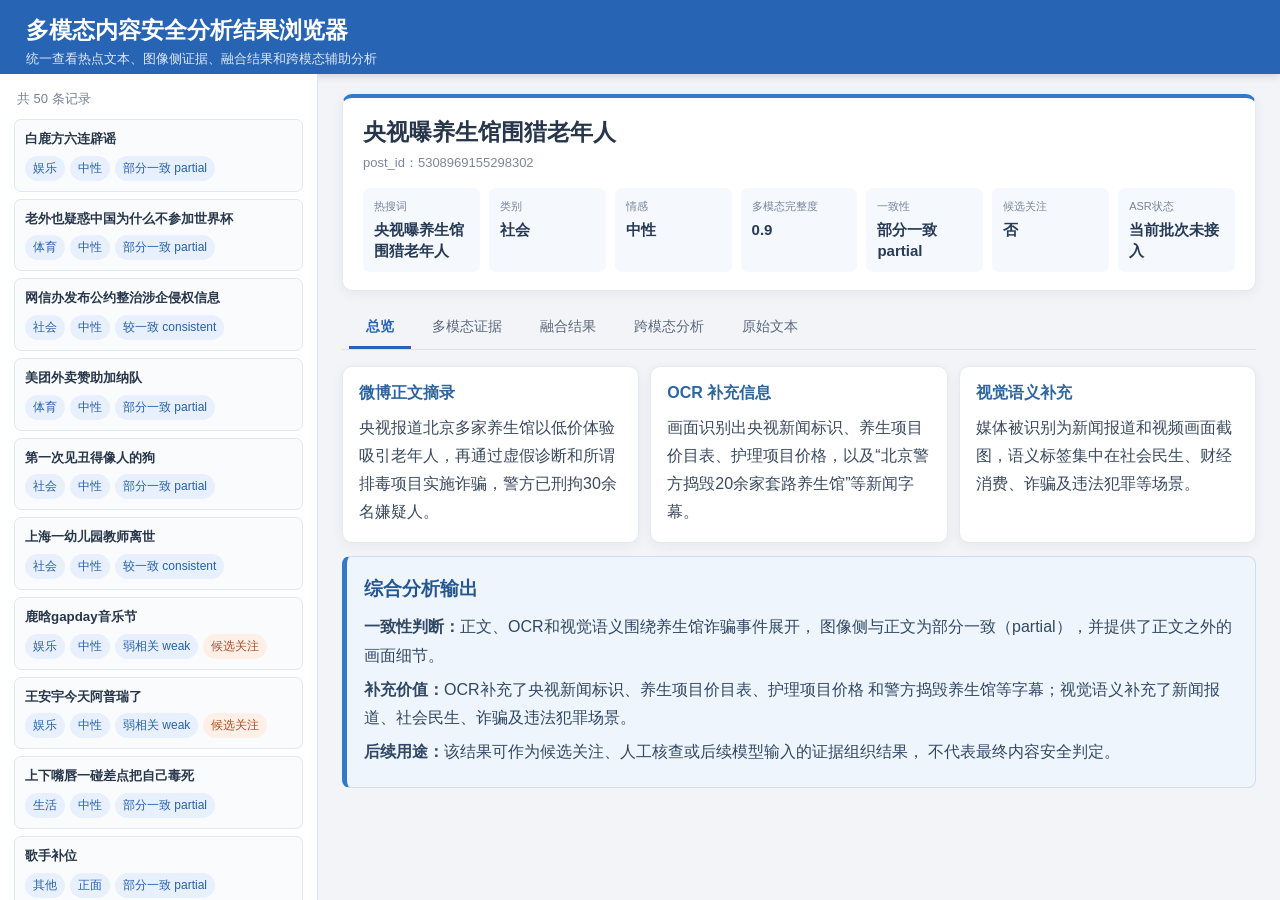
<file: 数据分析/analysis_outputs/record_browser_tabs.html>
<!doctype html>
<html lang="zh-CN">
<head>
  <meta charset="utf-8">
  <meta name="viewport" content="width=device-width, initial-scale=1">
  <title>多模态内容安全分析结果浏览器</title>
  <style>
    * { box-sizing: border-box; }
    body { margin: 0; color: #27364a; background: #f2f4f7;
      font-family: "Microsoft YaHei", "PingFang SC", Arial, sans-serif; }
    header { height: 74px; padding: 15px 26px; color: #fff; background: #2864b4;
      box-shadow: 0 2px 8px rgba(30, 68, 118, .18); }
    header h1 { margin: 0 0 4px; font-size: 23px; }
    header p { margin: 0; font-size: 13px; opacity: .86; }
    .layout { display: grid; grid-template-columns: 318px minmax(0, 1fr);
      min-height: calc(100vh - 74px); }
    aside { position: sticky; top: 0; max-height: calc(100vh - 74px);
      overflow-y: auto; padding: 14px; background: #fff;
      border-right: 1px solid #dce2ea; }
    .count { margin: 2px 3px 11px; color: #748196; font-size: 13px; }
    .record-item { width: 100%; min-width: 0; margin-bottom: 7px; padding: 10px;
      text-align: left; color: inherit; background: #fafbfc;
      border: 1px solid #e2e7ed; border-radius: 7px; cursor: pointer; }
    .record-item:hover, .record-item.active { background: #edf5ff;
      border-color: #4383d2; box-shadow: 0 2px 7px rgba(40, 100, 180, .09); }
    .record-title { display: block; margin-bottom: 7px; font-weight: 700;
      line-height: 1.4; overflow-wrap: anywhere; word-break: break-word; }
    .chips { display: flex; flex-wrap: wrap; gap: 5px; }
    .chip { display: inline-block; max-width: 100%; padding: 4px 8px;
      border-radius: 999px; color: #2761a8; background: #e7f0fc;
      font-size: 12px; overflow-wrap: anywhere; word-break: break-word; }
    .chip.gray { color: #667386; background: #edf0f3; }
    .chip.green { color: #227259; background: #e5f5ee; }
    .chip.orange { color: #a44d28; background: #fff0e7; }
    main { min-width: 0; padding: 20px 24px 42px; overflow: hidden; }
    .overview-card, .panel, .evidence-card { min-width: 0; background: #fff;
      border: 1px solid #e5e9ef; border-radius: 10px;
      box-shadow: 0 3px 12px rgba(42, 57, 79, .06); }
    .overview-card { padding: 18px 20px; border-top: 4px solid #3478c8; }
    .overview-card h2 { margin: 0 0 5px; font-size: 23px; line-height: 1.45;
      overflow-wrap: anywhere; word-break: break-word; }
    .post-id { color: #7b8799; font-size: 13px; }
    .overview-grid { display: grid; grid-template-columns: repeat(7, minmax(0, 1fr));
      gap: 9px; margin-top: 16px; }
    .overview-item { min-width: 0; padding: 11px; background: #f5f8fc;
      border-radius: 7px; }
    .overview-item span { display: block; color: #77859a; font-size: 11px; }
    .overview-item strong { display: block; margin-top: 5px; color: #273b57;
      font-size: 15px; line-height: 1.4; overflow-wrap: anywhere; word-break: break-word; }
    .tabs { display: flex; flex-wrap: wrap; gap: 4px; margin: 17px 0 0;
      padding: 0 7px; border-bottom: 1px solid #dbe2eb; }
    .tab-button { padding: 10px 17px; color: #59687d; background: transparent;
      border: 0; border-bottom: 3px solid transparent; cursor: pointer;
      font: inherit; font-size: 14px; }
    .tab-button:hover { color: #2864b4; }
    .tab-button.active { color: #2864b4; border-bottom-color: #2864b4;
      font-weight: 700; }
    .tab-panel { display: none; padding-top: 16px; }
    .tab-panel.active { display: block; }
    .grid-2 { display: grid; grid-template-columns: repeat(2, minmax(0, 1fr));
      gap: 13px; }
    .grid-3 { display: grid; grid-template-columns: repeat(3, minmax(0, 1fr));
      gap: 11px; }
    .panel, .evidence-card { padding: 16px; }
    .panel h3, .evidence-card h3 { margin: 0 0 10px; color: #2f659f;
      font-size: 16px; }
    .summary, .raw, .analysis-box, .field-value, .metric strong {
      overflow-wrap: anywhere; word-break: break-word; }
    .summary { min-height: 64px; color: #3b4a5e; white-space: pre-wrap;
      line-height: 1.75; }
    .analysis-box { margin-top: 13px; padding: 15px 17px; color: #314864;
      background: #eef5fd; border: 1px solid #ccdef2;
      border-left: 5px solid #3478c8; border-radius: 8px; line-height: 1.8; }
    .analysis-box h3 { margin: 0 0 7px; color: #24568f; }
    .analysis-box p { margin: 5px 0; }
    .field-row { margin: 9px 0; line-height: 1.7; }
    .field-row > strong { display: inline-block; min-width: 180px; color: #516178; }
    .metrics { display: grid; grid-template-columns: repeat(3, minmax(0, 1fr));
      gap: 10px; }
    .metric { min-width: 0; padding: 13px; background: #f5f8fc;
      border-radius: 7px; border: 1px solid #e8edf3; }
    .metric span { display: block; color: #758399; font-size: 12px; }
    .metric strong { display: block; margin-top: 6px; font-size: 17px;
      line-height: 1.4; }
    .raw { max-height: 260px; overflow: auto; padding: 12px; white-space: pre-wrap;
      color: #586577; background: #f3f5f7; border-radius: 7px;
      font-size: 12px; line-height: 1.65; }
    .muted { color: #8a95a5; }
    @media (max-width: 1100px) {
      .overview-grid { grid-template-columns: repeat(4, minmax(0, 1fr)); }
    }
    @media (max-width: 820px) {
      .layout { grid-template-columns: 1fr; }
      aside { position: static; max-height: 330px; border-right: 0;
        border-bottom: 1px solid #dce2ea; }
      main { padding: 17px 13px 35px; }
      .overview-grid, .grid-2, .grid-3, .metrics {
        grid-template-columns: 1fr;
      }
      .field-row > strong { display: block; min-width: 0; }
    }
  </style>
</head>
<body>
<header>
  <h1>多模态内容安全分析结果浏览器</h1>
  <p>统一查看热点文本、图像侧证据、融合结果和跨模态辅助分析</p>
</header>
<div class="layout">
  <aside>
    <div class="count" id="recordCount"></div>
    <div id="recordList"></div>
  </aside>
  <main>
    <div id="recordOverview"></div>
    <nav class="tabs" id="tabs"></nav>
    <div id="tabContent"></div>
  </main>
</div>
<script>
const records = [{"topic": "白鹿方六连辟谣", "post_id": "5308930985039343", "category": "娱乐", "sentiment": "中性", "engagement_score": 0, "post_text": "#白鹿方否认更换编剧团队##白鹿起诉蒙淇淇# ​12日，律所公开白鹿启动名誉维权诉讼程序公告，白鹿工作室转发声明，称“学历造假、番位造假、程序违规申报三级演员”“与他人恋情”“要求更换编剧团队”“与江苏文投相关人员交往甚密”等相关信息均为诽谤，将依法严肃追究造谣、传谣主体的法律责任。#白鹿方六连辟谣# 收起d", "ocr_text": "十关注；白鹿资讯站白鹿超话26-6-1210:21发布于北京近日，网传针对白鹿（本名：白梦妍）女士的“学历造假、番位造假、程序违规申报三级演员\"“与他人恋情”“要求更换编剧团队““与江苏文投相关人员交往甚密”等相关信息均为诽谤。针对网络上恶意编造、传播针对白鹿女士诽谤信息的涉嫌侵权行为，将依法严肃追究造谣、传谣主体的法律责任，绝不姑息任何侵犯白鹿女士合法权益的行为\n\n十关注；北京星权律师事务所XC里福26-6-1210:18发布于北京来自iPhone客户端#星权案件简讯#2026年6月10日，白梦妍（艺名：白鹿，下称：委托人）女士正式委托本律师事务所启动名誉维权诉讼程序根据委托人向本律师事务所提供的证据及反映的情况，微博用户“糊***桃”（UID77******90)、微博用户“爱*******”(U1D：55******94）、抖音用户“啦*啦”(抖音号：50*******92)、微博用户“蒙***7\"(UD：21******57)、抖音用户“米*嘟”(抖音号：80*******85)、抖音用户“白****妈”(抖音号：s******27)、抖音用户“不**************明(抖音号：35*********z)、微博用户“******“(UID：54******45）、微博用户“K*****糕\"(UID：79******66）分别发布了针对委托人的侮辱、排谤言论，已引发大量网络用户在相关热搜话题、超话项下发表针对委托人的负面评价。相关网络用户的行为已严重损害委托人个人声誉，涉嫌侵犯委托人的名誉权本律师事务所受托将上述用户起诉至法院，截至2026年6月12日，已完成立案材料（身份信息披露阶段）递交工作。待法院责令网络平台披露出上述用户实名身份信息后，本律师事务所受托继续针对实名主体提起诉讼，要求实名主体依法承担向委托人公开赔礼道歉、赔偿损失等侵权法律责任除上述案件外，本律师事务所已接受委托人委托，继续关注网络信息，针对涉嫌侵犯委托人名誉权之内容持续取证（部分已取证内容见附件汇总表），对具有严重侵权情节的主体继续启动诉讼程序\n\n关于白梦妍（艺名：白鹿）女士名誉维权取证汇总表（1/2）序号UID/抖音号进展用户昵称已完成证据固定，并完成身份信息披露阶段立案材微博糊***桃77******90料递交工作爱********七55******94抖音啦*啦50*******92蒙***721******57米*嘟80*******85白****妈sh******27不***************明35*********zhA******V_54******45K*****糕79******6610太**************已完成证据固定17******9711小**星17******8312犹*****面39******5713下****吗51******90清*感1479******2315星*******觉79******8616你**********吧78******0117心******W58******7018葛******版40******4019顶****道78******4020甄***瓜39******8821朝****哇77******1922A***************名28******8523看***月72******3724无**风66******6225正*****g64******7626说**瓜64******3627心*****134******042857******2629将*邻68******77已完成证据@新浪娱乐30野***女a北京星权健师事务所\n\n关于白梦妍（艺名：自鹿）女士名誉维权取证汇总表（2/2）序号用户昵称UID/抖音号进展31微博是***a58******34已完成证据固定32也***野67******0933又*******开79******2334江**茶54******6035渔*****帽77******5636流*******r77******8637鲁***生56******5638宅**馨63******8139********啊61******294075******92气***辣41伊*74******03抖音42新****奇59*******21少*我4382*******74440****ecC****cC白*站4560*******13白*****幕豆瓣4617*****46*吒4797****274884****12m***o49m**018*****1150关*事14*****9251加*****杯29*****035217*****45笔****树5321*****835471****89b******i55K****023*****7956九****人27*****8257何*****楼27*****135815*****245928*****78边*料6016*****42已完成证据@新浪娱乐61重**用*@地京星权律师事务所\n\n白梦妍诉北京抖科技有限公司名誉权纠纷案待审核民事一审案件案由法院参与人申请日期案件空间名誉权纠纷原告：白梦妍；被告：北京抖音科技有限公司2026-06-10立案申请撤回复制立案白梦妍诉北京微梦创科络技术有限公司名誉权纠纷案原告：白梦妍；被告：北京微梦创科网络技术有限公司白梦妍诉北京抖科技有限公司名誉权纠纷一案2026-06-112026-06-12原告：梦妍；被告：北京微梦创科络技术有限公司", "vision_summary": "Chinese-CLIP 判断该媒体更接近“微博或社交媒体截图”，视觉语义标签偏向：争议舆情、谣言辟谣；含可识别文字。\n\nChinese-CLIP 判断该媒体更接近“微博或社交媒体截图”，视觉语义标签偏向：争议舆情；含可识别文字。\n\nChinese-CLIP 判断该媒体更接近“证件票据截图”，视觉语义标签偏向：政策公告、违法犯罪；含可识别文字。\n\nChinese-CLIP 判断该媒体更接近“证件票据截图”，视觉语义标签偏向：政策公告、诈骗、违法犯罪；含可识别文字。\n\nChinese-CLIP 判断该媒体更接近“微博或社交媒体截图”，视觉语义标签偏向：争议舆情、政策公告；含可识别文字。\n\nChinese-CLIP 判断该媒体更接近“微博或社交媒体截图”，视觉语义标签偏向：娱乐明星；含可识别文字。", "asr_text": "", "available_modalities": ["text", "nlp", "ocr", "vision"], "missing_modalities": ["asr"], "multimodal_score": 0.9, "sources": ["post_text", "ocr", "vision"], "ocr_adds_information": true, "vision_adds_information": true, "text_ocr_overlap_score": 0.18, "text_vision_overlap_score": 0.09, "modal_consistency": "partial", "extra_information_sources": ["ocr", "vision"], "analysis_notes": ["OCR提供了正文之外的图片文字信息", "视觉语义提供了场景、人物或类别信息", "图像侧信息与正文部分相关，同时包含补充信息"], "needs_review": false, "review_reasons": []}, {"topic": "老外也疑惑中国为什么不参加世界杯", "post_id": "5308954127371733", "category": "体育", "sentiment": "中性", "engagement_score": 0, "post_text": "#老外也疑惑中国为什么不参加世界杯# 被外国人质疑是因为禁止参赛不去，还是实际因为水平不行去不上，哪个原因好点？ L-好想发疯--的微博视频 ​", "ocr_text": "冠军的秘密WEABA.\n\n树莓；足球；FACNABIA；TUAI；adidas中国队为什么沒进世界杯？；树莓熊；FANAIA；库拉索；PANASIA；佛得角中国；海地（哪支球队沒参加这屆世界杯？)POLICIACNP2155ZA我觉得中国也在我觉得.說实话我不确定但我觉得库拉索不在AFA严海德清酒通佛得角肯定参加了因为西班牙周一要踢他们不我觉得中国参加了就库拉索了我看你的表情猜是中国驴西设列品热adidos因为我感觉(是的答案是中国)FACNASIAMMIE为什么不在？；FARNASIA；树莓鲜；1-0；3-1；半场1-1；澳大利亚；已结束；NASIA；NAEI；(我们已经很多年沒有)；FA设NAIA；我其实是意大利人；树莓解；我们只能在家里看比賽；我们只能在家里看比赛；我还以为他们参加了；8树(难道在西班牙这里沒有三个中国球员吗？）(难道在西班牙这里没有个中国球员吗？）（有几年前）我不记得他叫什么了（武磊他在西班牙人踢球）我就知道我就知道", "vision_summary": "Chinese-CLIP 判断该媒体更接近“宣传海报或公告图”，视觉语义标签偏向：体育赛事；含可识别文字。\n\nChinese-CLIP 对 27 个抽帧/区域投票后，视频整体更接近“视频画面截图”，视觉语义标签偏向：财经消费、社会民生、公共安全。 一句话视觉描述：a woman is talking to a man in the street", "asr_text": "", "available_modalities": ["text", "nlp", "ocr", "vision"], "missing_modalities": ["asr"], "multimodal_score": 0.9, "sources": ["post_text", "ocr", "vision"], "ocr_adds_information": true, "vision_adds_information": true, "text_ocr_overlap_score": 0.13, "text_vision_overlap_score": 0.03, "modal_consistency": "partial", "extra_information_sources": ["ocr", "vision"], "analysis_notes": ["OCR提供了正文之外的图片文字信息", "视觉语义提供了场景、人物或类别信息", "图像侧信息与正文部分相关，同时包含补充信息"], "needs_review": false, "review_reasons": []}, {"topic": "网信办发布公约整治涉企侵权信息", "post_id": "5308971587996708", "category": "社会", "sentiment": "中性", "engagement_score": 0, "post_text": "【#400余名老人遭养生诈骗损失超3000万#】#31人借养生诈骗老人涉案超3000万# 公安部6月12日召开专题新闻发布会，@北京日报 记者了解到，会上，北京市公安局刑侦总队政治处主任李小燕公布了在北京发生的两起典型案例。 其中一起是400余名老年人遭健康养生诈骗。北京警方近期打掉一个专门针对老年人的诈骗团伙，抓获31名犯罪嫌疑人，涉及朝阳、顺义、平谷、密云4个区20家门店。店员以提供免费按摩、低价足疗券等方式将老年人吸引至店内，按摩过程中通过聊天锁定一些子女不在身边、经济条件较好的老年人，以其身体状况不好为由，引荐所谓的“专家”做免费体检，并虚构各种病症，称如不及时治疗将危及生命，诱骗充值高额治疗费用，涉及肠道清洗、祛湿排毒等多个项目，每个项目单次收费1万至2万元不等，共计400余名老年人被骗，涉案金额3000万余元。（@北京日报 记者 林靖） L北京日报的微博视频 更多新闻：#央视曝养生馆围猎老年人# #网信办发布公约整治涉企侵权信息# 收起d", "ocr_text": "400多名老人遭养生诈骗；自报；涉案超3000万；北京警方近期打掉一个专门针对老年人的诈骗团伙，抓获31名犯罪嫌疑人，涉及朝阳、顺义、平谷、密云4个区20家门店；店员以提供免费按摩、低价足疗券等方式将老年人吸引至店内，按摩过程中通过聊天锁定一些子女不在身边、经济条件较好的老年人；以其身体状况不好为由，引荐所谓的“专家”做免费体检。并虚构各种病症，称如不及时治疗将危及生命，诱骗充值高额治疗费用，涉及肠道清洗、祛湿排毒等多个项目；每个项目单次收费1万至2万元不等；共计400余老年人被骗，涉案金额3000万余元", "vision_summary": "Chinese-CLIP 对 6 个抽帧/区域投票后，视频整体更接近“新闻报道截图”，视觉语义标签偏向：违法犯罪、社会民生、政策公告。", "asr_text": "", "available_modalities": ["text", "nlp", "ocr", "vision"], "missing_modalities": ["asr"], "multimodal_score": 0.9, "sources": ["post_text", "ocr", "vision"], "ocr_adds_information": false, "vision_adds_information": true, "text_ocr_overlap_score": 0.68, "text_vision_overlap_score": 0.09, "modal_consistency": "consistent", "extra_information_sources": ["vision"], "analysis_notes": ["视觉语义提供了场景、人物或类别信息", "图像侧信息与微博正文具有较高的粗略重合度"], "needs_review": false, "review_reasons": []}, {"topic": "美团外卖赞助加纳队", "post_id": "5308936676969706", "category": "体育", "sentiment": "中性", "engagement_score": 0, "post_text": "#美团外卖赞助加纳队# #加纳球衣撞衫美团小哥#加纳球衣撞衫美团外卖小哥？一眼看错就再也回不来了 L超级李练练的微博视频 ​", "ocr_text": "美四外；卖央；美团外卖；进球也快\n\n哦霍怎么这么热闹！；福月烫；盛区校；一个个像是要参加；美加墨似的美团外安；造球世；圆邦；RC；美园外卖；进球也快；买园；美团；美团外卖；进球；美团外卖小哥？？；美国外；进也材；进迪；今年！；三美回外；美园外；美团外；进球也；进球世；进球进球；美时；美心外；美回外；我们；进球包；进球进球地再次牵手成功！；美区外；进球合；还真是国家队啊；好你个美团；美回外卖；球也快；来！；同外卖；也快；这次；美圆外卖；团外；进味；球也；□号！；双承沙品；这哥们看着像是塞门约；1外卖；团外卖；美团州；外卖；哈?；我怎么就这么不信呢?；卖快；美回外类；注球也快；卖央；库杜斯是吧；美园外类；进球中；美进；好多菜；美团外美团外；进球也一；国外卖；你还挺懂美团外卖；进球也进球也；满国内卖；但这美团外卖口号；美回外美团外；美团分；进球世进球；进球也性；nononono!；美团外美园外；进球美回外；进球进球世；是看球；是看球点外卖；美国粉；快！；美团外美国外；进球他；生球地还是散了好好练球去吧", "vision_summary": "Chinese-CLIP 判断该媒体更接近“表情包或梗图”，视觉语义标签偏向：体育赛事、娱乐明星、食品安全；含可识别文字。 一句话视觉描述：a group of men standing on top of a soccer field\n\nChinese-CLIP 对 32 个抽帧/区域投票后，视频整体更接近“视频画面截图”，视觉语义标签偏向：体育赛事、娱乐明星、企业品牌。 一句话视觉描述：a man in a blue shirt and tie is talking to another man", "asr_text": "", "available_modalities": ["text", "nlp", "ocr", "vision"], "missing_modalities": ["asr"], "multimodal_score": 0.9, "sources": ["post_text", "ocr", "vision"], "ocr_adds_information": true, "vision_adds_information": true, "text_ocr_overlap_score": 0.15, "text_vision_overlap_score": 0.03, "modal_consistency": "partial", "extra_information_sources": ["ocr", "vision"], "analysis_notes": ["OCR提供了正文之外的图片文字信息", "视觉语义提供了场景、人物或类别信息", "图像侧信息与正文部分相关，同时包含补充信息"], "needs_review": false, "review_reasons": []}, {"topic": "第一次见丑得像人的狗", "post_id": "5308981685781649", "category": "社会", "sentiment": "中性", "engagement_score": 0, "post_text": "在《簪花仕女图》中，贵妇们簪花游园，脚边那只小狗可是大有来头！它叫“猧儿狗”，又称“拂菻狗”，原产于东罗马帝国，唐初传入长安，是宫廷贵妇圈和豪门大户珍爱的宠物。除了小狗还有丹顶鹤、蝴蝶，这些小生命不仅是仕女们解闷的伙伴，更在画卷中悄悄平衡着整个画面构图，让画作在雍容华贵里透出几分灵动生气。@央视一套 L央视一套的微博视频 #第一次见丑得像人的狗# 初审：孙懿辞 复审：梁爽 终审：臧立 收起d", "ocr_text": "CCTN；微博视频号；丹青中华；CCTNV；丹青叶牛；A生成；安史之乱烽煙渐散；CCTV；综合；安史之乱烽烟渐散；唐王朝迎来中兴；青中华；长安城中；贵妇簪花游园；丹青中牛；风流绮靡；开有达华；画家周昉以精妙笔触；丹香中华；丹青生华；悄然捕捉下了；这微妙的情态；姐姐这貓奴儿墨玉似的CCN1；真是罕见；这小东西；长安再找不出第二只；个餐免香；丹青出待", "vision_summary": "Chinese-CLIP 对 23 个抽帧/区域投票后，视频整体更接近“视频画面截图”，视觉语义标签偏向：娱乐明星、争议舆情、社会民生。 一句话视觉描述：a kite flying in the sky with birds flying around", "asr_text": "", "available_modalities": ["text", "nlp", "ocr", "vision"], "missing_modalities": ["asr"], "multimodal_score": 0.9, "sources": ["post_text", "ocr", "vision"], "ocr_adds_information": true, "vision_adds_information": true, "text_ocr_overlap_score": 0.18, "text_vision_overlap_score": 0.06, "modal_consistency": "partial", "extra_information_sources": ["ocr", "vision"], "analysis_notes": ["OCR提供了正文之外的图片文字信息", "视觉语义提供了场景、人物或类别信息", "图像侧信息与正文部分相关，同时包含补充信息"], "needs_review": false, "review_reasons": []}, {"topic": "上海一幼儿园教师离世", "post_id": "5308977055532449", "category": "社会", "sentiment": "中性", "engagement_score": 3, "post_text": "【#上海男教师离世前43小时细节# 室友：他期待放假，做了海南旅行攻略】 6月11日，上海徐汇一幼儿园男性教师王某卿疑似在经历家长群纠纷与园方谈话后，于5月30日凌晨离世。#上海男教师离世家长发声# 其室友@小王老师离开了 发帖披露事发前43小时细节， 称“事发前，他还和我表示期待放假，做了海南旅行的攻略，采购了很多旅游用品，还续了一年视频会员。”据红星新闻报道，上海市徐汇区教育局工作人员表示“我们对王老师的离世深感痛心和惋惜，目前相关情况还在调查，同时恳请外界尊重逝者隐私，未经证实的信息请勿猜测传播。” 一名家长留言称，王老师是他儿子幼儿园时的老师，“王老师特别特别的好，很认真很负责。我儿子到现在都记得王老师。到现在都不敢告诉他，王老师离开了。”#幼师疑被家长和园方双重施压后离世# L大象新闻的微博视频 收起d", "ocr_text": "教育局回应上海一幼儿园教师离世；目前相关情况还在调查；恳请外界尊重逝者隐私；离开了来自HUAWEIMate70Pro+已编辑本号主王卿已于2026年5月30日去世我是王卿的室友，合租共处6年，是他最好的朋友。他的失踪，是我报案的，我也见证着他的尸体被找到的整个过程的骨干教师。事发三王老师是天前，他还和我表示期待放假，做了海南旅行的攻略，采购了很多旅游用品，还续了一年视频...全文名家长留言称，王老师是他儿子幼儿园时的老师“王老师特别特别的好，很认真很负责我儿子到现在都记得王老师到现在都不敢告诉他，王老师离开了教育局回应上海一幼儿园教筛禽世EPHANTNEWST上海市徐汇区教育局工作人员表示“我们对王老师离世深感痛心和惋惜，目前相关情况还在调查未经证实的信息请勿猜测传播来HUAWEIMate70Pro+已编辑的骨于教师。事发三我在群里平时很咋呼吗？；你现；爸爸；有点莫名其妙；平时不管事情，现在出来问了；A妈妈；大象室面；是的管爸；高情商恢复？短视频看多了吧；5月28日13:27；对，你说的很对，我们努力克制；叫做没有情商；哦，原来这还和礼貌有关系，谢；非要；妈妈；你们独享VIP私聊吧，毕竟，我们；聊的次数多了。对大家不公平；爸爸：我今天约了老师了，晚点你；们家有谁有空也可以来哈；大象新面；怂了；不好意思抱怨一爱名家长留言称的王老师是他儿子幼儿园时的老师5月28日14:22与码不好意思抱怨一自爱你去忙你的，不用怂恿我。这股傻气一上来，不得打架挂彩啊爸爸：非要辩论？那我先去洗手间", "vision_summary": "Chinese-CLIP 对 6 个抽帧/区域投票后，视频整体更接近“聊天记录截图”，视觉语义标签偏向：争议舆情、谣言辟谣、诈骗。", "asr_text": "", "available_modalities": ["text", "nlp", "ocr", "vision"], "missing_modalities": ["asr"], "multimodal_score": 0.9, "sources": ["post_text", "ocr", "vision"], "ocr_adds_information": true, "vision_adds_information": true, "text_ocr_overlap_score": 0.45, "text_vision_overlap_score": 0.04, "modal_consistency": "consistent", "extra_information_sources": ["ocr", "vision"], "analysis_notes": ["OCR提供了正文之外的图片文字信息", "视觉语义提供了场景、人物或类别信息", "图像侧信息与微博正文具有较高的粗略重合度"], "needs_review": false, "review_reasons": []}, {"topic": "鹿晗gapday音乐节", "post_id": "5308987190806948", "category": "娱乐", "sentiment": "中性", "engagement_score": 0, "post_text": "#鹿晗gapday音乐节#颤抖吧 我老公又要开音乐节了 ​", "ocr_text": "09\n\ngqpday；apday\n\nANVHIOAV；Ry；Co；G5；GO；GS\n\nJay；不9A；220\n\nGO；69；GS；G5", "vision_summary": "Chinese-CLIP 判断该媒体更接近“新闻现场照片”，视觉语义标签偏向：娱乐明星；含可识别文字。 一句话视觉描述：a man with red hair and a brown jacket\n\nChinese-CLIP 判断该媒体更接近“新闻现场照片”，视觉语义标签偏向：体育赛事、娱乐明星、公共安全；含可识别文字。 一句话视觉描述：a crowd of people holding flags and flags\n\nChinese-CLIP 判断该媒体更接近“新闻现场照片”，视觉语义标签偏向：娱乐明星；含可识别文字。 一句话视觉描述：the members of the band btt are showered with con\n\nChinese-CLIP 判断该媒体更接近“普通人物照片”，视觉语义标签偏向：娱乐明星；含可识别文字。 一句话视觉描述：a man with red hair and a brown jacket\n\nChinese-CLIP 判断该媒体更接近“新闻现场照片”，视觉语义标签偏向：财经消费、娱乐明星、体育赛事；含可识别文字。 一句话视觉描述：a crowd of people holding flags and waving\n\nChinese-CLIP 判断该媒体更接近“新闻现场照片”，视觉语义标签偏向：娱乐明星；含可识别文字。 一句话视觉描述：a man with red hair and a jacket", "asr_text": "", "available_modalities": ["text", "nlp", "ocr", "vision"], "missing_modalities": ["asr"], "multimodal_score": 0.9, "sources": ["post_text", "ocr", "vision"], "ocr_adds_information": true, "vision_adds_information": true, "text_ocr_overlap_score": 0.0, "text_vision_overlap_score": 0.02, "modal_consistency": "weak", "extra_information_sources": ["ocr", "vision"], "analysis_notes": ["OCR提供了正文之外的图片文字信息", "视觉语义提供了场景、人物或类别信息", "图像侧信息与正文粗略重合度较低，建议结合原媒体查看"], "needs_review": true, "review_reasons": ["short_text_with_ocr_or_vision"]}, {"topic": "王安宇今天阿普瑞了", "post_id": "5308756717998694", "category": "娱乐", "sentiment": "中性", "engagement_score": 21, "post_text": "#王安宇今天阿普瑞了##天猫超级发布##世界路人杯# 王安宇这套阿普瑞穿搭真的戳在我审美上！松弛高级又自在，运动休闲+精致感的平衡感拿捏得刚刚好，普通人通勤约会也能直接抄作业！🍑🔎“天猫超级发布”抢同款尖货，6.12-6.21去上海西岸梦中心玩世界路人杯，还有机会赢十万美加墨之旅！ ​", "ocr_text": "AOIDAS；OHIGINALS\n\nginals；AIS\n\nTMALLSUPERGOAIS\n\nTMALLSUPERGOAIS\n\nOAS；ORIGINALS\n\n上第12人；世界鹏人杯；TMALLSUPERGOALS", "vision_summary": "Chinese-CLIP 判断该媒体更接近“新闻现场照片”，视觉语义标签偏向：娱乐明星、体育赛事；含可识别文字。 一句话视觉描述：a man standing on a stage holding a microphone\n\nChinese-CLIP 判断该媒体更接近“新闻现场照片”，视觉语义标签偏向：娱乐明星、体育赛事；含可识别文字。 一句话视觉描述：two young boys standing on stage\n\nChinese-CLIP 判断该媒体更接近“微博或社交媒体截图”，视觉语义标签偏向：娱乐明星、体育赛事；含可识别文字。\n\nChinese-CLIP 判断该媒体更接近“微博或社交媒体截图”，视觉语义标签偏向：娱乐明星；含可识别文字。\n\nChinese-CLIP 判断该媒体更接近“新闻现场照片”，视觉语义标签偏向：娱乐明星、体育赛事；含可识别文字。 一句话视觉描述：two men standing on stage\n\nChinese-CLIP 判断该媒体更接近“微博或社交媒体截图”，视觉语义标签偏向：娱乐明星；含可识别文字。", "asr_text": "", "available_modalities": ["text", "nlp", "ocr", "vision"], "missing_modalities": ["asr"], "multimodal_score": 0.9, "sources": ["post_text", "ocr", "vision"], "ocr_adds_information": true, "vision_adds_information": true, "text_ocr_overlap_score": 0.06, "text_vision_overlap_score": 0.01, "modal_consistency": "weak", "extra_information_sources": ["ocr", "vision"], "analysis_notes": ["OCR提供了正文之外的图片文字信息", "视觉语义提供了场景、人物或类别信息", "图像侧信息与正文粗略重合度较低，建议结合原媒体查看"], "needs_review": true, "review_reasons": ["weak_cross_modal_consistency"]}, {"topic": "上下嘴唇一碰差点把自己毒死", "post_id": "5308980613611531", "category": "生活", "sentiment": "中性", "engagement_score": 0, "post_text": "【#10种可能是疾病信号的面部表现#】#这些疾病面容一旦出现尽快去检查# 如果一棵树有内部问题，可能会导致树叶变黄、落叶，甚至整棵树都会枯萎。事实上，人也像树一样，一旦出现了内部问题，表面可能会有相应的变化，尤其是以下这些典型的“疾病面容”，平时多照照镜子，及早发现治疗！#上下嘴唇一碰差点把自己毒死# （来源：人民日报健康客户端） 收起d", "ocr_text": "1.熊貓眼一一警惕肝病河南省肿瘤医院肝胆胰外科副主任医师王谦2024年在健康时报刊指出，持续的肝功能异常，会导致人体的激素水平紊乱，从而影响色素代谢，增加皮肤当中的酪氨酸酶水平，提高黑色素含量使面色发黑发暗，没有光泽。眼周部位的黑色素堆积尤为明显，非常像“熊猫眼”。①2.蜘蛛痣一—警惕肝病王谦医生表示，之所以叫作蜘蛛痣，是因为它的外形非常像个蜘蛛，中央像一颗红痣，延伸出去一些类似蜘蛛足的分支，其实只是皮肤的末梢毛细血管扩张。蜘蛛痣的形成和患者的肝功能减退有关，使得在肝内灭活的雌激素水平明显减少，而过多的雌激素导致皮肤末梢动脉和毛细血管扩张形成蜘蛛痣。一般会出现在面部、颈部、躯干等身体部位。①\n\n4.鼻侧沟纹不对称一警惕脑梗浙江大学医学院附属第一医院全科医生李帅在医院公众号刊介绍，突然出现的双侧鼻唇沟不对称通常也是脑梗的一个征兆李帅医曾在接诊病人时，发现患者子两侧的沟纹不太对称，右侧鼻唇沟略浅，伸出头检查时也发现头往左偏（正常人应该是居中）。询问后发现患者最近两三天觉得右边的胳膊有点没力气，本身患有高脂血症，但没查过血管，结果一查发现头颅左侧有梗塞风险。③\n\n5.面部浮肿一一警惕心脏疾病；北京学民医院内科主任医师刘健2023年在健康时报刊指出，如果平时脸部很少出现浮肿的情况，但最近部出现肿胀，指按压后出现压痕且压痕部位肤弹不起来，可能提脏问题，应及时去医院就诊。④6.眼球突出一一警惕甲亢北京清华庚医院全科与健康管理部主任医师王仲2020年在微信公众号“京医通”刊指出，甲亢患者甲状腺激素分泌增多，交感神经过度兴奋，影响到眼肌活动，从让眼睛显得过于炯炯有神类似眼球突出来。⑤\n\n3.嘴唇发紫警惕内脏疾病；北京协和医院皮肤科主任医师晋红中2019年在健康时报刊表示，嘴唇发紫学名叫紫绀，是液氧饱和度下降所导致的。衰竭、功能不全、先病等都会出现紫绀样的损害。肺部出现问题，同样会引起氧的饱和度下降，嘴唇发紫，可能肺部有疾病。有些紫绀是过性的，如果是常年嘴唇发紫，要警惕是否内脏有疾病。②\n\n9.鼻翼上有痤疮一—警惕多囊卵巢综合北京妇产医院内分泌科主任医师史樱2022年报健康号刊指出，鼻翼上的痤疮通常与卵巢功能或生殖系统有关，多于多囊卵巢综合征。如果是下巴上痘痘，常于各种妇科病导致的内分泌失调，通常会随着经周期变化生长和消退。⑥10.大量长斑一警惕妇科炎症史樱医生表示，患有妇科炎症的性通常在脸颊两侧都有斑点，通常由妇科疾病引起的内分泌失调是出现斑点的主要原因。⑥\n\n7.眼睑浮肿一—警惕肾病王仲医生指出，肾脏疾病患者由于肾功能的下降，可能引起水液代谢的紊乱、蛋白的丢失，都可能造成水肿。特别是晚上没喝太多水的前提下，晨起颜面、眼睑肿胀。有些伴有脚踝、小腿水肿用手指按压后松开会出现凹陷。⑤8.面色苍白——警惕贫血王仲医生解释，血液的颜色是构成皮肤颜色的重要组成部分。贫血状态下，血液中血红蛋白降低，皮肤、手足这些周围循环的供血会适当减少，使皮肤黏膜苍白。贫血患者多是面色、唇色苍白或是蜡黄无光泽，翻开下眼睑也是苍白无同时可能容易疲劳、乏等。⑤", "vision_summary": "Chinese-CLIP 判断该媒体更接近“新闻报道截图”，视觉语义标签偏向：谣言辟谣、争议舆情；含可识别文字。\n\nChinese-CLIP 判断该媒体更接近“新闻报道截图”，视觉语义标签偏向：争议舆情、谣言辟谣、突发事故；含可识别文字。\n\nChinese-CLIP 判断该媒体更接近“新闻报道截图”，视觉语义标签偏向：谣言辟谣、争议舆情、政策公告；含可识别文字。\n\nChinese-CLIP 判断该媒体更接近“新闻报道截图”，视觉语义标签偏向：谣言辟谣、政策公告；含可识别文字。\n\nChinese-CLIP 判断该媒体更接近“新闻报道截图”，视觉语义标签偏向：谣言辟谣、政策公告、争议舆情；含可识别文字。\n\nChinese-CLIP 判断该媒体更接近“微博或社交媒体截图”，视觉语义标签偏向：谣言辟谣、政策公告、医疗健康；含可识别文字。", "asr_text": "", "available_modalities": ["text", "nlp", "ocr", "vision"], "missing_modalities": ["asr"], "multimodal_score": 0.9, "sources": ["post_text", "ocr", "vision"], "ocr_adds_information": true, "vision_adds_information": true, "text_ocr_overlap_score": 0.14, "text_vision_overlap_score": 0.05, "modal_consistency": "partial", "extra_information_sources": ["ocr", "vision"], "analysis_notes": ["OCR提供了正文之外的图片文字信息", "视觉语义提供了场景、人物或类别信息", "图像侧信息与正文部分相关，同时包含补充信息"], "needs_review": false, "review_reasons": []}, {"topic": "歌手补位", "post_id": "5308986146688753", "category": "其他", "sentiment": "正面", "engagement_score": 6, "post_text": "#歌手补位#不知道啊🤷‍♀️期待歌手张远@张远Bird 的live就完了LRevel_远航派对夜丨张远的微博视频 ​", "ocr_text": "20260530上润站DA；张远【远行】遥回演唱会；壁上观；Revel远航派对夜l张远；Revel；远航派对夜；张远；张运；Revelm.；远航源对夜；ANNN；Reve", "vision_summary": "Chinese-CLIP 对 32 个抽帧/区域投票后，视频整体更接近“新闻现场照片”，视觉语义标签偏向：娱乐明星、日常生活、企业品牌。 一句话视觉描述：a poster for the movie ' s first teaser", "asr_text": "", "available_modalities": ["text", "nlp", "ocr", "vision"], "missing_modalities": ["asr"], "multimodal_score": 0.9, "sources": ["post_text", "ocr", "vision"], "ocr_adds_information": true, "vision_adds_information": true, "text_ocr_overlap_score": 0.12, "text_vision_overlap_score": 0.04, "modal_consistency": "partial", "extra_information_sources": ["ocr", "vision"], "analysis_notes": ["OCR提供了正文之外的图片文字信息", "视觉语义提供了场景、人物或类别信息", "图像侧信息与正文部分相关，同时包含补充信息"], "needs_review": false, "review_reasons": []}, {"topic": "影石对大疆发起反诉", "post_id": "5308985706283276", "category": "其他", "sentiment": "中性", "engagement_score": 0, "post_text": "【#大疆在美起诉影石抄袭#】#大疆指控影石涉嫌侵犯多项专利# 6月12日，据媒体报道，大疆及大疆灵眸（Osmo）已于当地时间6月10日和11日，向美国得州东区联邦地区法院对影石创新及其关联公司提起专利侵权诉讼。诉状显示，大疆指控影石Luna系列手持云台相机涉嫌侵犯大疆持有的2件外观设计专利及4件发明专利。此次涉诉专利涉及大疆Osmo Pocket系列产品的相关技术和设计，覆盖云台机电控制、拍摄控制等核心底层技术。6月12日，影石创新也在美国对大疆发起专利反诉，涉及云台相机、全景相机等5项发明专利，覆盖云台增稳算法、云台指向控制、相机平滑防抖、运动数据叠加、全景视频防抖等多项关键技术。同时，影石向中国国家知识产权局提起相关同族专利无效宣告请求。这也是继2026年3月大疆在国内对影石发起无人机专利侵权诉讼后，两家公司在海外市场的首次专利诉讼对决。#影石对大疆发起反诉# （北京时间） L北京时间的微博视频 收起d", "ocr_text": "微博视频号；大疆在美国起诉影石抄袭指控影Luna系列相机涉嫌侵犯多项专利影石创新也在美国对大疆发起专利反诉资料指控影石Luna系列相机涉嫌侵犯多项专利手绳LunaUltra1/4\"螺纹手柄Insta360续航手柄数据线MicPro增广镜北时间Insta360LunaUitraDual-Lens8KGimbalCamerainste360uuauuo", "vision_summary": "Chinese-CLIP 对 7 个抽帧/区域投票后，视频整体更接近“视频画面截图”，视觉语义标签偏向：争议舆情、谣言辟谣、企业品牌。 一句话视觉描述：a person holding a cell phone in their hand", "asr_text": "", "available_modalities": ["text", "nlp", "ocr", "vision"], "missing_modalities": ["asr"], "multimodal_score": 0.9, "sources": ["post_text", "ocr", "vision"], "ocr_adds_information": true, "vision_adds_information": true, "text_ocr_overlap_score": 0.25, "text_vision_overlap_score": 0.04, "modal_consistency": "partial", "extra_information_sources": ["ocr", "vision"], "analysis_notes": ["OCR提供了正文之外的图片文字信息", "视觉语义提供了场景、人物或类别信息", "图像侧信息与正文部分相关，同时包含补充信息"], "needs_review": false, "review_reasons": []}, {"topic": "教育局回应上海一幼儿园教师离世", "post_id": "5308977055532449", "category": "社会", "sentiment": "中性", "engagement_score": 3, "post_text": "【#上海男教师离世前43小时细节# 室友：他期待放假，做了海南旅行攻略】 6月11日，上海徐汇一幼儿园男性教师王某卿疑似在经历家长群纠纷与园方谈话后，于5月30日凌晨离世。#上海男教师离世家长发声# 其室友@小王老师离开了 发帖披露事发前43小时细节， 称“事发前，他还和我表示期待放假，做了海南旅行的攻略，采购了很多旅游用品，还续了一年视频会员。”据红星新闻报道，上海市徐汇区教育局工作人员表示“我们对王老师的离世深感痛心和惋惜，目前相关情况还在调查，同时恳请外界尊重逝者隐私，未经证实的信息请勿猜测传播。” 一名家长留言称，王老师是他儿子幼儿园时的老师，“王老师特别特别的好，很认真很负责。我儿子到现在都记得王老师。到现在都不敢告诉他，王老师离开了。”#幼师疑被家长和园方双重施压后离世# L大象新闻的微博视频 收起d", "ocr_text": "教育局回应上海一幼儿园教师离世；目前相关情况还在调查；恳请外界尊重逝者隐私；离开了来自HUAWEIMate70Pro+已编辑本号主王卿已于2026年5月30日去世我是王卿的室友，合租共处6年，是他最好的朋友。他的失踪，是我报案的，我也见证着他的尸体被找到的整个过程的骨干教师。事发三王老师是天前，他还和我表示期待放假，做了海南旅行的攻略，采购了很多旅游用品，还续了一年视频...全文名家长留言称，王老师是他儿子幼儿园时的老师“王老师特别特别的好，很认真很负责我儿子到现在都记得王老师到现在都不敢告诉他，王老师离开了教育局回应上海一幼儿园教筛禽世EPHANTNEWST上海市徐汇区教育局工作人员表示“我们对王老师离世深感痛心和惋惜，目前相关情况还在调查未经证实的信息请勿猜测传播来HUAWEIMate70Pro+已编辑的骨于教师。事发三我在群里平时很咋呼吗？；你现；爸爸；有点莫名其妙；平时不管事情，现在出来问了；A妈妈；大象室面；是的管爸；高情商恢复？短视频看多了吧；5月28日13:27；对，你说的很对，我们努力克制；叫做没有情商；哦，原来这还和礼貌有关系，谢；非要；妈妈；你们独享VIP私聊吧，毕竟，我们；聊的次数多了。对大家不公平；爸爸：我今天约了老师了，晚点你；们家有谁有空也可以来哈；大象新面；怂了；不好意思抱怨一爱名家长留言称的王老师是他儿子幼儿园时的老师5月28日14:22与码不好意思抱怨一自爱你去忙你的，不用怂恿我。这股傻气一上来，不得打架挂彩啊爸爸：非要辩论？那我先去洗手间", "vision_summary": "Chinese-CLIP 对 6 个抽帧/区域投票后，视频整体更接近“聊天记录截图”，视觉语义标签偏向：争议舆情、谣言辟谣、诈骗。", "asr_text": "", "available_modalities": ["text", "nlp", "ocr", "vision"], "missing_modalities": ["asr"], "multimodal_score": 0.9, "sources": ["post_text", "ocr", "vision"], "ocr_adds_information": true, "vision_adds_information": true, "text_ocr_overlap_score": 0.45, "text_vision_overlap_score": 0.04, "modal_consistency": "consistent", "extra_information_sources": ["ocr", "vision"], "analysis_notes": ["OCR提供了正文之外的图片文字信息", "视觉语义提供了场景、人物或类别信息", "图像侧信息与微博正文具有较高的粗略重合度"], "needs_review": false, "review_reasons": []}, {"topic": "白鹿学历", "post_id": "5308929581254740", "category": "娱乐", "sentiment": "负面", "engagement_score": 0, "post_text": "近日，网传针对白鹿（本名：白梦妍）女士的“学历造假、番位造假、程序违规申报三级演员”“与他人恋情”“要求更换编剧团队”“与江苏文投相关人员交往甚密”等相关信息均为诽谤。 针对网络上恶意编造、传播针对白鹿女士诽谤信息的涉嫌侵权行为，将依法严肃追究造谣、传谣主体的法律责任，绝不姑息任何侵犯白鹿女士合法权益的行为。 收起d", "ocr_text": "关于白梦妍（艺名：白鹿）女士名誉维权取证汇总表（1/2）序号UID/抖音号进展用户昵称已完成证据固定，并完成身份信息披露阶段立案材微博糊***桃77******90料递交工作爱********七55******94抖音啦*啦50*******92蒙***721******57米*嘟80*******85白****妈sh******27不***************明35*********zhA******V_54******45K*****糕79******6610太**************已完成证据固定17******9711小**星17******8312犹*****面39******5713下****吗51******90清*感1479******2315星*******觉79******8616你**********吧78******0117心******W58******7018葛******版40******4019顶****道78******4020甄***瓜39******8821朝****哇77******1922A***************名28******8523看***月72******3724无**风66******6225正*****g64******7626说**瓜64******3627心*****134******042857******2629将*邻68******7730野***女a北京星权健师事务所\n\n关于白梦妍（艺名：自鹿）女士名誉维权取证汇总表（2/2）序号用户昵称进展UID/抖音号31微博是***a58******34已完成证据固定32也***野67******0933又*******开79******2334江**茶54******6035渔*****帽77******56流*******r3677******8637鲁***生56******5638宅**馨63******813961******29********啊40气***辣75******9241伊*74******03抖音42新****奇59*******21少*我4382*******74440****eCC****cC白*站4560*******13白*****幕豆瓣4617*****46*吒4797****274884****12m***o49m**018*****1150关**事14*****9251加*****杯29*****035217*****4553笔****树21*****8354b******i71****8955K****023*****7956九****人27*****8257何*****楼27*****135815*****245928*****78边*料6016*****4261重**用*@t京星权律师事务所\n\n白梦妍诉北京抖科技有限公司名誉权纠纷案待审核民事一审案件案由申请日期法院参与人案件空间原告：白梦妍；被告：北京抖音科技有限公司名誉权纠纷2026-06-10立案申请撤回复制立案白梦妍诉北京微梦创科络技术有限公司名誉权纠纷案原告：白梦妍；被告：北京微梦创科网络技术有限公司白梦妍诉北京抖科技有限公司名誉权纠纷一案2026-06-112026-06-12原告：梦妍；被告：北京微梦创科络技术有限公司", "vision_summary": "Chinese-CLIP 判断该媒体更接近“证件票据截图”，视觉语义标签偏向：政策公告、违法犯罪；含可识别文字。\n\nChinese-CLIP 判断该媒体更接近“证件票据截图”，视觉语义标签偏向：政策公告、诈骗、违法犯罪；含可识别文字。\n\nChinese-CLIP 判断该媒体更接近“微博或社交媒体截图”，视觉语义标签偏向：争议舆情、政策公告；含可识别文字。", "asr_text": "", "available_modalities": ["text", "nlp", "ocr", "vision"], "missing_modalities": ["asr"], "multimodal_score": 0.9, "sources": ["post_text", "ocr", "vision"], "ocr_adds_information": true, "vision_adds_information": true, "text_ocr_overlap_score": 0.07, "text_vision_overlap_score": 0.07, "modal_consistency": "weak", "extra_information_sources": ["ocr", "vision"], "analysis_notes": ["OCR提供了正文之外的图片文字信息", "视觉语义提供了场景、人物或类别信息", "图像侧信息与正文粗略重合度较低，建议结合原媒体查看"], "needs_review": true, "review_reasons": ["weak_cross_modal_consistency"]}, {"topic": "幼师疑被家长和园方双重施压后离世", "post_id": "5308730221792270", "category": "社会", "sentiment": "中性", "engagement_score": 0, "post_text": "本号主王文卿已于2026年5月30日去世。 我是王文卿的室友，合租共处6年，是他最好的朋友。他的失踪，是我报案的，我也见证着他的尸体被找到的整个过程。 王老师是上海徐汇果果幼儿园的骨干教师。事发三天前，他还和我表示期待放假，做了海南旅行的攻略，采购了很多旅游用品，还续了一年视频会员准备追《歌手》。三天后，变成了一具冰冷的尸体。 他生前是一个特别爱干净的人，夏天一天洗两次澡，衣服永远叠得整齐，收集香水是他的爱好。就是这样一个人，最后被发现泡在肮脏的河水里，鼻腔灌满泥沙，浑身浮肿。 我不知道一个人要多绝望，才会选择用这种方式结束自己。 这件事已经有些朋友听说，但大部分人毫不知情。以下是我所知道的事件经过： 【时间线】 • 5月27日：班里特殊儿童的保育员退休，学校不补人，他一个人扛。他说“每天提心吊胆”。 • 5月28日上午：班里特殊儿童发生手戳别人眼睛的危险事件，被他及时制止。 • 5月28日下午：两位家长在群里吵架，是家长之间的私怨，跟孩子霸凌无关。他被夹在中间。 • 5月28日晚上：他处理家长问题到晚上11点。同晚，他求副园长孙老师第二天出面沟通，被拒绝两次。他说副园长让他“不要答复家长，让家长等着”。他打完电话瘫在沙发上抓头发。 • 同晚11点多：他说想自杀。先上了14楼天台，我把他拦下来了。回家后他又去厨房拿刀，最后没敢下刀——他说“怕痛”。 • 5月29日：他熬了一整夜没睡。次日早上我送他上班，他还说“我觉得我没有错，幼儿园会秉公处理的”。 • 5月29日晚上：项园长找他谈话，这场谈话持续到晚上12点。他事后说项园长当着家长的面，说他“做错了”。他不觉得自己错，又说“如果我做不成老师了，好像也不知道能做什么了” • 5月30日凌晨1点：他趁我半梦半醒出了门。监控里他握紧拳头，快步走向河边的小路，消失在黑暗里。 从5月28日到5月30日，他持续43个小时没有合眼。 以上就是我知道的全部内容，均有微信记录证明或由他本人陈述。 王文卿妈妈自她儿子离世后一直在问的问题就是“他那两天在幼儿园到底经历了什么？”目前已超过10天，园方还没有给出解释。听说，涉事家长也不被允许与王文卿妈妈沟通（只是听说，没有实据）。到目前为止，王妈妈都没有机会接触到涉事家长。 高三那年他的爸爸因病去世，妈妈支撑着这个家，他最终考上赣南师范大学。毕业后成为果果幼儿园的教师，兢兢业业。学生和家长对他的评价都是敬业负责。 他妈妈的状况现在很不好。我作为室友，能做的有限。 我受王文卿妈妈的委托，恳请社会各界爱心人士帮帮她，她只想要一个真相——那天晚上园长和家长到底对他说了什么？ 拜托了。 #上海幼儿园 # 教师 #果果幼儿园 #上海#求助# 收起d", "ocr_text": "三少；18:50；40；■家长群(62)；妈妈；[转发]@所有家长原定于明天的拍摄计划需要等班级隔离解除后才能进行拍摄。所以明天小朋友穿的服来园即可。夜探活动也需要等解除隔离了再进哦A.妈妈家委问嘛不问的，消息转发倒挺B.妈妈请提出你的疑问吃饱太空5月2813:14爸爸你蛮有意思的嘛，家委本来就是■A妈有义务要转发消息的妈妈自己有情绪不要发泄到别人身上\n\n18:52；三り；40；■家长群(62)；冯妈；哦，原来这还和礼貌有关系，谢；谢你交了我招；.爸爸；非要辩论？那我先去洗手间哈；1.妈妈；你们独享VIP私聊吧，毕竟，我们；聊的次数多了。对家不公平；爸爸：我今天约了老师了，晚点你；们家有谁有空也可以来哈；B_爸爸；怂了；不好意思抱怨爱；A妈妈；你去忙你的，不怂我。这股；傻上来，不得打架挂彩啊；爸爸：非要辩论？那我先去洗间；5月28日14:22；妈妈；63\n\nシ④；18:50；家长群(62)；妈妈；我在群里平时很咋呼吗？；你现在很咋呼；B.爸爸；有点莫名其妙；平时不管事情，现在出来问了；A妈妈；是的情商恢复？短视频看多了吧；5月28日13:27；抖音、快手，至今没下载过；对，你说的很对，我们努力克制；叫做没有情商；=t:ct；怕的", "vision_summary": "Chinese-CLIP 判断该媒体更接近“微博或社交媒体截图”，视觉语义标签偏向：娱乐明星；含可识别文字。\n\nChinese-CLIP 判断该媒体更接近“聊天记录截图”，视觉语义标签偏向：诈骗、争议舆情、谣言辟谣；含可识别文字。\n\nChinese-CLIP 判断该媒体更接近“聊天记录截图”，视觉语义标签偏向：诈骗、争议舆情、谣言辟谣；含可识别文字。\n\nChinese-CLIP 判断该媒体更接近“微博或社交媒体截图”，视觉语义标签偏向：娱乐明星；含可识别文字。\n\nChinese-CLIP 判断该媒体更接近“普通人物照片”，视觉语义标签偏向：娱乐明星、公共安全、诈骗；含可识别文字。 一句话视觉描述：a man sitting at a table with a cell\n\nChinese-CLIP 判断该媒体更接近“聊天记录截图”，视觉语义标签偏向：诈骗、谣言辟谣、争议舆情；含可识别文字。", "asr_text": "", "available_modalities": ["text", "nlp", "ocr", "vision"], "missing_modalities": ["asr"], "multimodal_score": 0.9, "sources": ["post_text", "ocr", "vision"], "ocr_adds_information": true, "vision_adds_information": true, "text_ocr_overlap_score": 0.2, "text_vision_overlap_score": 0.05, "modal_consistency": "partial", "extra_information_sources": ["ocr", "vision"], "analysis_notes": ["OCR提供了正文之外的图片文字信息", "视觉语义提供了场景、人物或类别信息", "图像侧信息与正文部分相关，同时包含补充信息"], "needs_review": false, "review_reasons": []}, {"topic": "陈立农这是干什么", "post_id": "5308985525144736", "category": "娱乐", "sentiment": "中性", "engagement_score": 3, "post_text": "#陈立农这是干什么##陈立农网传视频是错位# 大家不要被网络带偏了啊，认真看一下衣服的设计 ​", "ocr_text": "缘润律师事务所THN；THNLAWFIRM；律师声明上海缘润律师事务所（下称“本所”）接受陈立农工作室（以下称“委托人”）之委托，就相关自媒体、网络用户侵犯委托人艺人陈立农先生名誉权等合法权益之事宜，代表委托人发布如下严正声明近日有某些网络用户，为吸引流量误导不知情的用户进行非理性讨论，在各大网络平台大肆传播非正常角度偷拍的错位拍摄画面，对委托人进行有组织的舆论煽动、诽谤和误导性解读，严重贬损委托人的形象，影响极其恶劣。此种网络暴力行为已经对委托人的名誉产生严重负面影响，影响了委托人的工作并侵犯了委托人的合法权益，且对网络空间秩序造成了严重损害鉴于委托人反映的事实及提供的相关证据，本所受委托人委托发表严正声明如下1、请请相关网络用户尊重艺人工作环境、尊重合作演员，立即删除、停止传播误导性消息及画面，停止一切侵犯委托人名誉权等合法权益的言论2、本所已根据委托人之委托，对上述涉嫌侵犯委托人名誉权等合法权益的行为进行了证据固定（包括附件链接用户），并保留进一步追究相关方的法律责任的权利特此声明日期：2026年6月12日③@LX特务兔\n\n7:42；100；搜索；搜你想看的ONote；道歉帖；经提醒，得知路透视频不能外；传，视频已经删除，非常抱歉！！！另请大家不要再次传播，也不要过度解读、造谣传谣人人人正常拍戏过程，两位演员都非常敬业，请大家多多关注电影官方宣传及电影本身人人人最后对所造成的不好的影响由衷的抱歉！！！；评论；收藏经提醒，得知路透视频不能外传，视频已经16删除，非常抱歉！！！另请大家不要再次传拍同款发条评论，说说你的感受\n\n结合品牌裙子买家上身图可知；男主触碰到的区域绝对为腰腹；亲密戏份刚结束；男主一手在女主后腰保护；另一手轻推了女主裙子腰腹位置；尺寸信息；SizeMeasuremen；结合品牌裙子官方假模展示图可知；裙子腰线较高呈拉长下半身此例效果；胸围；w190；腰围后中长；晋围；结合品牌裙子官方量体图；可知裙子腰围位置；摆围\n\n参考先前合作舞台，高；度致。拒绝特殊度；恶意中伤；91\n\n从女主举拳男主低头反应可知；两人为同龄人正常片场互动\n\n陳立農工作室；大咖26-6-1211:36发布于浙江近期，有部分络用户持续为吸引流量误导不知情的用户进非理性讨论，利错位视频散布陈农先的不实信息，甚至进恶意侮辱、造谣及解读，严重侵犯了陈农先生的名誉权，影响了陈农先生的合法权益。我已委托@缘润律师依法取证，并将坚决通过法律途径追究相关侵权责任。对于切侵犯陈农先合法权益的为我绝不姑息！必将依法追责到底！也请尊重艺拍摄作环境！；UIDhttpm://weibo.com/7577690226/5308925739277383微博2.7577690226上海缘润律师事务所（下称“本所”）接受陈立农工作室（以下称“委托人”）https://weibo.com/7577817106/53089270151306893.之要托，就相关自媒体、网络用户侵聪委托人艺人陈立农先生名权等合法权益7577817106之事宜，代表委托人发布如下严正声明https://weibo.cam/5261185851/53089282042146234.5261185851近日有某些网络用户，为吸引流量误导不知情的用户进行非理性讨论，在各大网络平台大峰传播非正营角度愉拍的错位拍摄画面，对委托人遗行有组织的典数博httpa://weibo.com/2133636451/5308919822158648UTD2133636451论编动、详透和误导性解读，严重贬损委托人的形象，影响极其恶穷。此种网络暴力行为已经对委托人的名誉产生严重负面影响，影响了委托人的工作并侵起了https://m.weibo.cn/status/53089309056050152mm6.=333320018from=10060930106sourcetype=weixind7577434878委托人的合法权益，且对网络空间秩序造成了严重损害_ETan=cXV062Ft9MzBdjadnDsKh5A%3DM3D530893鉴于委托人反映的事实及提供的相关证据，本所受委托人委托发表严正声明0905605015m4schanne1=46.jumpfrom=veibocon如下httpm://m.douban.com/group/topic/490544558/?d7.ID)12263578361dapp=lafrom=weibo1、请请相关网络用户尊重艺人工作环境、尊重合作演员，立即删险、停止豆期B.IDhttps://m.douban.coa/group/topic/490548768/9d传播误导性酒息及画面，停止一切便犯委托人名普权等合法权益的言论2209481742、本所已根据委托人之委托，对上述涉嫌侵犯委托人名誉权等合法权益的httpw://m.douban.com/group/topie/490548154/?d[D)=9.行为进行了证据固定（包插财件链接用户），并保留进一步追究相关方的法律责任180588771的权利10.豆期http%://m.douban.com/group/xopie/490547100/?；75954428pmid=NzUSNTQ0MJstart=0A1=1230388UAVq_d特此声明上海峰利电分长州", "vision_summary": "Chinese-CLIP 判断该媒体更接近“微博或社交媒体截图”，视觉语义标签偏向：争议舆情；含可识别文字。\n\nChinese-CLIP 判断该媒体更接近“微博或社交媒体截图”，视觉语义标签偏向：争议舆情；含可识别文字。\n\nChinese-CLIP 判断该媒体更接近“微博或社交媒体截图”，视觉语义标签偏向：广告营销、娱乐明星、财经消费；含可识别文字。\n\nChinese-CLIP 判断该媒体更接近“微博或社交媒体截图”，视觉语义标签偏向：争议舆情、娱乐明星；含可识别文字。\n\nChinese-CLIP 判断该媒体更接近“微博或社交媒体截图”，视觉语义标签偏向：娱乐明星、争议舆情、公共安全；含可识别文字。\n\nChinese-CLIP 判断该媒体更接近“微博或社交媒体截图”，视觉语义标签偏向：争议舆情；含可识别文字。", "asr_text": "", "available_modalities": ["text", "nlp", "ocr", "vision"], "missing_modalities": ["asr"], "multimodal_score": 0.9, "sources": ["post_text", "ocr", "vision"], "ocr_adds_information": true, "vision_adds_information": true, "text_ocr_overlap_score": 0.04, "text_vision_overlap_score": 0.02, "modal_consistency": "weak", "extra_information_sources": ["ocr", "vision"], "analysis_notes": ["OCR提供了正文之外的图片文字信息", "视觉语义提供了场景、人物或类别信息", "图像侧信息与正文粗略重合度较低，建议结合原媒体查看"], "needs_review": true, "review_reasons": ["weak_cross_modal_consistency"]}, {"topic": "蒙淇淇 没收到任何通知", "post_id": "5308987266565672", "category": "娱乐", "sentiment": "中性", "engagement_score": 0, "post_text": "#白鹿方六连辟谣##白鹿起诉蒙淇淇##蒙淇淇 没收到任何通知##江苏文投 白鹿##白鹿方对蒙淇淇完成证据固定##白鹿起诉9人侵犯名誉权##白鹿起诉甄姬不放瓜#【#白鹿母校发文#】#白鹿学历# 6月12日，@白鹿my 方委托律师表示，已启动白鹿名誉维权诉讼程序，“学历造假、番位造假、程序违规申报三级演员”“与他人恋情”“要求更换编剧团队”“与江苏文投相关人员交往甚密”等相关信息均为诽谤，将依法严肃追究造谣、传谣主体的法律责任。#律师谈白鹿起诉蒙淇淇# 收起d", "ocr_text": "微博视频号；新氏周刊；白鹿方六连辟谣；已启动名誉维权诉讼程序；新民；周円；近日关于演员自鹿的相关輿情；新民用刊；WEEKLY；有门；6月12日律所公开自鹿启动；名誉维权诉讼程序公告；白鹿工作室转发声明；新民周刊；周刊；白鹿资讯站白腔超话；8分钟前近日，网传针对白鹿（本名：白梦妍）女士的学历造假、番位造假、程序违规申报三级演员\"“与他人恋情”要求更换编剧团队\"与江苏文投相关人员交往甚密等相关信息均为诽谤。针对网络上恶意编造、传播针对白鹿女士诽谤信息的涉嫌侵权行为，将依法严肃迫究造谣、传谣主体的法律责任，绝不姑息任何侵犯白鹿女士合法权益的行为。收起量权案件简讯#2026年6月10日，白梦妍（艺名：白鹿，下称：委托人）女士正式委托本律师事务所启动名营维权诉公程序根据委托人向本律师事务所提供的证据及反映的情况，微博用户“糊***桃”（UID77******90）、微博用户*爱********”（UD：55******94）、抖音用户“啦*”（抖音号：50******展开番位造假称“学历造假、程序违规申报三级演员9分钟前4600641“与他人恋情”“要求更换编剧团队”“与江苏文投相关人员交往甚密”相关信息均为诽谤WEEKL周用将依法严肃追究造遥传谣主体的法律责任剪辑：孙睿新氏用刊", "vision_summary": "Chinese-CLIP 对 7 个抽帧/区域投票后，视频整体更接近“视频画面截图”，视觉语义标签偏向：争议舆情、谣言辟谣、娱乐明星。 一句话视觉描述：a woman singing into a microphone while another woman is singing into the microphone", "asr_text": "", "available_modalities": ["text", "nlp", "ocr", "vision"], "missing_modalities": ["asr"], "multimodal_score": 0.9, "sources": ["post_text", "ocr", "vision"], "ocr_adds_information": true, "vision_adds_information": true, "text_ocr_overlap_score": 0.43, "text_vision_overlap_score": 0.04, "modal_consistency": "consistent", "extra_information_sources": ["ocr", "vision"], "analysis_notes": ["OCR提供了正文之外的图片文字信息", "视觉语义提供了场景、人物或类别信息", "图像侧信息与微博正文具有较高的粗略重合度"], "needs_review": false, "review_reasons": []}, {"topic": "日本炸鸡店一锅油反复用66年", "post_id": "5308653655557569", "category": "其他", "sentiment": "中性", "engagement_score": 0, "post_text": "【#日本炸鸡店一锅油反复用66年#】日前，日本一档电视节目采访了一家经营了66年的炸鸡店，这家店的店主在上月举办的炸鸡大奖赛中获得了最高金奖。店主介绍称，这家店由其祖母于1960年开设，自己在4年前接手。在被问及炸鸡的味道时，店主表示，“这是熟成的老油，已经用了好几十年，正是因为有这个秘传的油，才能引出炸鸡的美味”，“只要油好好保养，味道就没问题”。（RT）L今日俄罗斯RT的微博视频 收起d", "ocr_text": "RI日本炸鸡仙人披露；独家秘方；一锅66年老油；おはめやん0；我想一直守护下去\n\n微博视频号日本炸鸡仙人披露；独家秘方；一锅66年老油；おはあらやん0日本一档电视节目采访了日前一家经营了66年的炸鸡店店主在上月举办的炸鸡大奖賽中获得了最高金奖店主在上月举力的炸鸡大奖賽中おはあちやん0店主在上月举办的炸鸡大奖赛中微博视频店主介绍称这家店由其祖母于1960年开设自己在4年前接手微博视见步频号！；微博视频气；独家秘方品；刚炸好的炸鸡味道怎么样；嗯味道嘛只要油好好保养好；就没问题；2OH4；おはちゃん0；おはあちゃん0；是的没错；这油已经用了好几十年；是熟成的老油；おはあらゃん0；这一点真的是谁都模仿不了；我也没法教；おはあやん0；也这个油确实就是命根呢；我想一直守护下去；所以啊我总是惹口婆心地说；要时刻註意油；所以啊我总是苦口婆心地说；要时刻注意油；おはあちん0；油是第一位的はやん0；はあらん", "vision_summary": "Chinese-CLIP 判断该媒体更接近“视频画面截图”，视觉语义标签偏向：食品安全、谣言辟谣；含可识别文字。 一句话视觉描述：a chicken is wrapped in foil and sitting on a plate\n\nChinese-CLIP 对 31 个抽帧/区域投票后，视频整体更接近“视频画面截图”，视觉语义标签偏向：食品安全、谣言辟谣、争议舆情。 一句话视觉描述：a man in a black shirt is standing in front of a mirror", "asr_text": "", "available_modalities": ["text", "nlp", "ocr", "vision"], "missing_modalities": ["asr"], "multimodal_score": 0.9, "sources": ["post_text", "ocr", "vision"], "ocr_adds_information": true, "vision_adds_information": true, "text_ocr_overlap_score": 0.48, "text_vision_overlap_score": 0.03, "modal_consistency": "consistent", "extra_information_sources": ["ocr", "vision"], "analysis_notes": ["OCR提供了正文之外的图片文字信息", "视觉语义提供了场景、人物或类别信息", "图像侧信息与微博正文具有较高的粗略重合度"], "needs_review": false, "review_reasons": []}, {"topic": "张月是陈瑶的第一选择", "post_id": "5308957390538071", "category": "娱乐", "sentiment": "正面", "engagement_score": 0, "post_text": "#张月是陈瑶的第一选择# “我的第一选择是张月。”@陈瑶Sebrina 的这句话，让多少人希望她们能同队，虽然这次没能并肩，但真正的默契不会因分组而消散，相信你们都会在乘风路上走得更远，期待未来的合作！#乘风直播##乘风2026# L新浪综艺的微博视频 ​", "ocr_text": "运果tV；aa；度小满；生意好伙伴；母锅好馨手；小满；果b；齐思钧；好那么我们现在看看\n\n芒果V会尊；展小消；度小满；生意好伙伴；钱好智手；小满；甲心；齐思钧；好那么我们现在看看；芒果V会员尊享；好伙伴；好帮手；2h8；乘风；心意卡的投送情况；BN；2026；芒果tV会员尊享；心意卡投送情况；PhegE；排名；团名；队长；首发成员；总投送量；60；20；80；孙怡团；75；50；25；张月团；CHENGFENG；李小冉团；王濛团；遗憾；落败；用钱好帮手；享万元现金；登录APP；芒果址；会员尊享；徐洁儿；就差五；非静止；画面；好吧我错了；差五个心意卡；芒果tv；四芒果；孙怡团以八十的心意卡；服小码；M芒果V；获得了本次的邀约机会人的悲喜；并不相通；孙怡；瑶瑶；对我一定要争取到那个；BCNO；能上台发言的机会；队长争取时刻；程料；瑶瑶我跟你这么说吧；芒果V；我只有六十五心意卡；「几乎」；是我的全部；CHENFEN；M芒果tV会员尊身；TTNKE；特博印源0F；K连型；底小满；是我最开始匹配的那个人；剩下的三个人；但是我就是想要你；帮前队长拉票中；范玮琪；太有诚意了选吧；你可以考虑一下来我的队；例计时；00:00:00；没有队长拥有争取权了日D；所以你是第一个选择；蜜小满；意好伙伴；浅好帮手；湾小满；是加入孙怡团；服小锅；子伙伴；第二个选择你可以选择轮空；谢娜；你刚才第一选择谁；陈瑶；我第一选择是张月；她首选·她；她却首选她", "vision_summary": "Chinese-CLIP 判断该媒体更接近“视频画面截图”，视觉语义标签偏向：娱乐明星、争议舆情、诈骗；含可识别文字。 一句话视觉描述：a group of people standing on a stage\n\nChinese-CLIP 对 32 个抽帧/区域投票后，视频整体更接近“视频画面截图”，视觉语义标签偏向：娱乐明星、争议舆情、诈骗。 一句话视觉描述：a woman in a suit and a man in a suit stand on a stage", "asr_text": "", "available_modalities": ["text", "nlp", "ocr", "vision"], "missing_modalities": ["asr"], "multimodal_score": 0.9, "sources": ["post_text", "ocr", "vision"], "ocr_adds_information": true, "vision_adds_information": true, "text_ocr_overlap_score": 0.13, "text_vision_overlap_score": 0.04, "modal_consistency": "partial", "extra_information_sources": ["ocr", "vision"], "analysis_notes": ["OCR提供了正文之外的图片文字信息", "视觉语义提供了场景、人物或类别信息", "图像侧信息与正文部分相关，同时包含补充信息"], "needs_review": false, "review_reasons": []}, {"topic": "孙兴慜状态", "post_id": "5308955359972066", "category": "体育", "sentiment": "中性", "engagement_score": 0, "post_text": "韩国2-1逆转捷克，出线形势良好。 曾经的亚洲一哥孙兴慜错失了一次进球机会，6次射门1次射正。 巅峰孙兴慜9000万欧元身价，现在也退化了。 #韩国vs捷克##微博陪你看世界杯##韩国2比1捷克##上班摸鱼看世界杯# ​", "ocr_text": "A组；晋级区；1/0/0；2/0；墨西哥；韩国；2/1；晋级待定区；1/2；捷克；0/0/1；南非；0/2\n\nCZE；OKOR；55:14；HEEC；DneSvEl；PAMUNDIALDE\n\n55:00KOR00CZE；DeInSPORTe；Merizor；verizo；vez；37；XiONLY4K\n\n孙兴慾；对比；韩国|前锋|7号没去美职联之前，有帮群体说你去这种菜鸡联赛简热评直降维打击，进球跟玩一样。结果去了之后，16场比...3.76.9媒体评分基础数据0/0进球助攻黄牌/红牌出场时间越位1次，本场比赛最多错失1次进球机会射门热区\n\n央视频\n\n央视频", "vision_summary": "Chinese-CLIP 判断该媒体更接近“微博或社交媒体截图”，视觉语义标签偏向：体育赛事、争议舆情；含可识别文字。\n\nChinese-CLIP 判断该媒体更接近“视频画面截图”，视觉语义标签偏向：体育赛事；含可识别文字。 一句话视觉描述：a soccer player is celebrating after a goal\n\nChinese-CLIP 判断该媒体更接近“视频画面截图”，视觉语义标签偏向：体育赛事；含可识别文字。 一句话视觉描述：a soccer player kicking a soccer ball in front of a crowd\n\nChinese-CLIP 判断该媒体更接近“微博或社交媒体截图”，视觉语义标签偏向：争议舆情；含可识别文字。\n\nChinese-CLIP 判断该媒体更接近“视频画面截图”，视觉语义标签偏向：体育赛事；含可识别文字。 一句话视觉描述：a group of young men standing around each other men\n\nChinese-CLIP 判断该媒体更接近“新闻现场照片”，视觉语义标签偏向：体育赛事、争议舆情、突发事故；含可识别文字。 一句话视觉描述：a man with a beard on a soccer field", "asr_text": "", "available_modalities": ["text", "nlp", "ocr", "vision"], "missing_modalities": ["asr"], "multimodal_score": 0.9, "sources": ["post_text", "ocr", "vision"], "ocr_adds_information": true, "vision_adds_information": true, "text_ocr_overlap_score": 0.15, "text_vision_overlap_score": 0.03, "modal_consistency": "partial", "extra_information_sources": ["ocr", "vision"], "analysis_notes": ["OCR提供了正文之外的图片文字信息", "视觉语义提供了场景、人物或类别信息", "图像侧信息与正文部分相关，同时包含补充信息"], "needs_review": false, "review_reasons": []}, {"topic": "国产TOP5厂商全员跟进方形前摄", "post_id": "5308972056708558", "category": "其他", "sentiment": "中性", "engagement_score": 0, "post_text": "#国产TOP5厂商全员跟进方形前摄#iPhone17带火1:1方形前摄，国产头部厂商集体跟进，这不是盲目跟风，是确实很实用！ 方形传感器解决横竖屏裁切损耗，适配短视频、Vlog创作刚需，既是硬件底层形态革新，也是安卓补齐前置视频短板、让手机自拍体验更好。 ​", "ocr_text": "数码闲聊站v；√已关注；结果23小时前数码博主独家，OHh三家的1:1方形前摄已经在打样了VM最近也开始评估方形前摄，国产TOP5厂商全员跟进230917364宋敬亭\n\nHILE\n\n1800万像素；CenterStage前摄；新派摄手破框而出全新前置摄像头，让你取景构图更灵活，拍照拍视频都有更多花样。无需转动iPhone，轻轻一点就能扩大取景范围，还能从纵向转到横向。有朋友入镜时，视野会自动扩大，让更多朋友加入你的大合照", "vision_summary": "Chinese-CLIP 判断该媒体更接近“微博或社交媒体截图”，视觉语义标签偏向：争议舆情、谣言辟谣；含可识别文字。\n\nChinese-CLIP 判断该媒体更接近“商品广告图片”，视觉语义标签偏向：公共安全、突发事故、争议舆情；含可识别文字。\n\nChinese-CLIP 判断该媒体更接近“微博或社交媒体截图”，视觉语义标签偏向：广告营销、企业品牌、诈骗；含可识别文字。", "asr_text": "", "available_modalities": ["text", "nlp", "ocr", "vision"], "missing_modalities": ["asr"], "multimodal_score": 0.9, "sources": ["post_text", "ocr", "vision"], "ocr_adds_information": true, "vision_adds_information": true, "text_ocr_overlap_score": 0.17, "text_vision_overlap_score": 0.05, "modal_consistency": "partial", "extra_information_sources": ["ocr", "vision"], "analysis_notes": ["OCR提供了正文之外的图片文字信息", "视觉语义提供了场景、人物或类别信息", "图像侧信息与正文部分相关，同时包含补充信息"], "needs_review": false, "review_reasons": []}, {"topic": "梅西首次回应慌得一批表情包", "post_id": "5308931636464203", "category": "体育", "sentiment": "中性", "engagement_score": 0, "post_text": "#建议世界杯广告都往这个方向卷# 梅西时隔八年回应“慌得一批”，一句淡然的“不慌”，道尽了成年人心态的蜕变。 曾经面对赛场重压与外界非议，他也曾手足无措，在跌宕起伏中深陷焦虑，被突如其来的生活暴击裹挟。#梅西首次回应慌得一批表情包# 人生本就是一场亲手打磨的修行，没有捷径可走，岁月与磨砺褪去了紧绷的姿态，过往的坎坷不再是桎梏。真正的强大从不是硬撑着咬牙紧绷，而是饱经风雨后学会接纳起伏、看淡得失。 褪去浮躁与慌乱，以从容释然之心直面得失，便是岁月赠予成年人最好的成长。 收起d", "ocr_text": "蒙￥；蒙牛；201人；20261人世4至方时商；2025月A世用4全；纯牛奶；浓地售养帆天厨果；3.3g；浓纯营养航天品面；0100mL；339；浓纯营养航天品团；#电量：250ml；净含量：250ml\n\n2026FFA世界件全纳；天国商：开自后、请立；1A；纯牛十奶；838区89；纯生邮；新白；净含量：250ml\n\nCIEA；TROY；HEAT\n\n蒙牛；10；FIFA；WI2026FIFA世界杯全球官方赞助商每100mL3.39纯牛奶净含量/规格：250mLx24\n\n微博视频号\n\nFIFA；WL2026FIFA世界杯全球育方费助2023.39每100ml净含量：250ml", "vision_summary": "Chinese-CLIP 判断该媒体更接近“商品广告图片”，视觉语义标签偏向：食品安全、谣言辟谣；含可识别文字。\n\nChinese-CLIP 判断该媒体更接近“商品广告图片”，视觉语义标签偏向：谣言辟谣、食品安全、企业品牌；含可识别文字。\n\nChinese-CLIP 判断该媒体更接近“新闻现场照片”，视觉语义标签偏向：体育赛事；含可识别文字。 一句话视觉描述：lionel torres, argentina\n\nChinese-CLIP 判断该媒体更接近“商品广告图片”，视觉语义标签偏向：食品安全、谣言辟谣、财经消费；含可识别文字。\n\nChinese-CLIP 判断该媒体更接近“视频画面截图”，视觉语义标签偏向：体育赛事；含可识别文字。 一句话视觉描述：a man holding a paper airplane in his hand\n\nChinese-CLIP 判断该媒体更接近“商品广告图片”，视觉语义标签偏向：食品安全、谣言辟谣；含可识别文字。", "asr_text": "", "available_modalities": ["text", "nlp", "ocr", "vision"], "missing_modalities": ["asr"], "multimodal_score": 0.9, "sources": ["post_text", "ocr", "vision"], "ocr_adds_information": true, "vision_adds_information": true, "text_ocr_overlap_score": 0.05, "text_vision_overlap_score": 0.05, "modal_consistency": "weak", "extra_information_sources": ["ocr", "vision"], "analysis_notes": ["OCR提供了正文之外的图片文字信息", "视觉语义提供了场景、人物或类别信息", "图像侧信息与正文粗略重合度较低，建议结合原媒体查看"], "needs_review": false, "review_reasons": []}, {"topic": "女子投资黄金一度浮盈30万现倒亏20万", "post_id": "5308711347159719", "category": "其他", "sentiment": "中性", "engagement_score": 0, "post_text": "#女子投资黄金一度浮盈30万现倒亏20万# 这两天，黄金价格暴跌，银行金条价格从今年年初最高的1200多元一克暴跌至900元左右，平均每克下跌了300多元。 今年2月初，杭州的吴先生花95000多元在银行购入了80克黄金，随着黄金此后的震荡和急转下跌，短短4个月亏损超过23000元。和吴先生相比，杭州的钱女士亏得更惨。账面上最高的时候浮盈超过30万，现在不但全吐了回去，还倒亏了近20万。 这轮金价雪崩，导火索是一组数据。最近，美国5月非农就业数据出炉：新增17.2万人。市场原本只预期8.5万人。实际数字差不多是预期的两倍。这意味着美国经济比想象中坚挺，美联储短期内降息预期落空。相反，年内加息的概率正在上升。 杭州一位业内人士打了个比方：黄金就像没利息的存折，要是存款利息要涨了，谁还抱着黄金不放？O网页链接 收起d", "ocr_text": "2026/01/30；实时买入；成交重量20克；23,662.00元；成交额；50克；成交重量；成交金额59,650.00元；10克；12,218.00元\n\n投资金条50g；（配送）中国建设银行；送货上门；909.40元/克；投资金条100g（配送）；投资金条200g（配；送）中国建银银行；909.40元/克；投资调", "vision_summary": "Chinese-CLIP 判断该媒体更接近“微博或社交媒体截图”，视觉语义标签偏向：诈骗、财经消费；含可识别文字。\n\nChinese-CLIP 判断该媒体更接近“商品广告图片”，视觉语义标签偏向：财经消费、诈骗、政策公告；含可识别文字。\n\nChinese-CLIP 判断该媒体更接近“微博或社交媒体截图”，视觉语义标签偏向：财经消费、诈骗；含可识别文字。", "asr_text": "", "available_modalities": ["text", "nlp", "ocr", "vision"], "missing_modalities": ["asr"], "multimodal_score": 0.9, "sources": ["post_text", "ocr", "vision"], "ocr_adds_information": true, "vision_adds_information": true, "text_ocr_overlap_score": 0.08, "text_vision_overlap_score": 0.02, "modal_consistency": "partial", "extra_information_sources": ["ocr", "vision"], "analysis_notes": ["OCR提供了正文之外的图片文字信息", "视觉语义提供了场景、人物或类别信息", "图像侧信息与正文部分相关，同时包含补充信息"], "needs_review": false, "review_reasons": []}, {"topic": "孙怡给了陈瑶60票", "post_id": "5308981364395137", "category": "娱乐", "sentiment": "中性", "engagement_score": 0, "post_text": "#孙怡给了陈瑶60票# 这样的坚定与偏爱谁不想要！我的第一选择 “我只有六十五张我给了你六十张” “我的第一选择就是你。” “我不知道该怎么办，但我就是想要你。” “听你的。” “你是我的啦.” 张月是陈瑶的第一选择 ​", "ocr_text": "es；usan；iusa；CedBask；度小满；大活动；Cu；意安全；主音；注忌；CaledBach；注意；jiusan；jiusar；重大活动；注意安全；Pabed；重大活；注意安；CalledBas；CalledBach；sact；ius；jius；uS；Catar", "vision_summary": "Chinese-CLIP 对 27 个抽帧/区域投票后，视频整体更接近“新闻现场照片”，视觉语义标签偏向：娱乐明星、公共安全、突发事故。 一句话视觉描述：a group of women holding a sign that says ' we are going to the city '", "asr_text": "", "available_modalities": ["text", "nlp", "ocr", "vision"], "missing_modalities": ["asr"], "multimodal_score": 0.9, "sources": ["post_text", "ocr", "vision"], "ocr_adds_information": true, "vision_adds_information": true, "text_ocr_overlap_score": 0.0, "text_vision_overlap_score": 0.03, "modal_consistency": "weak", "extra_information_sources": ["ocr", "vision"], "analysis_notes": ["OCR提供了正文之外的图片文字信息", "视觉语义提供了场景、人物或类别信息", "图像侧信息与正文粗略重合度较低，建议结合原媒体查看"], "needs_review": false, "review_reasons": []}, {"topic": "迪丽热巴陈飞宇持续掉粉", "post_id": "5308907748593003", "category": "娱乐", "sentiment": "中性", "engagement_score": 0, "post_text": "【#迪丽热巴陈飞宇持续掉粉# 】近日，迪丽热巴和陈飞宇恋情传闻引发热议。有网友爆料两人佩戴同款手链、疑似存在同款穿搭及行程重叠等情况。 迪丽热巴出生于1992年6月，陈飞宇出生于2000年4月，两人相差8岁，交集可追溯至2017年为《SuperELLE》拍摄封面，2021年再合作《芭莎男士》贺岁封面，2024年合作主演古装剧《白日提灯》。据第三方数据平台显示，自恋情传闻发酵后两人某短视频平台持续掉粉，近几天迪丽热巴掉粉约7000，陈飞宇掉粉约5000。#迪丽热巴 陈飞宇# #陈飞宇与热巴恋情风波后首现身# L大河报的微博视频 收起d", "ocr_text": "微博视频号；迪丽热巴陈飞宇恋情传闻引热议；有网友爆料两人佩戴同款手链疑存同款穿搭及行程重叠等情況两人相差8岁陈飞宇曾公开表示迪丽热巴和篮球都是他的最爱纵览主播说YAMAHA疑存同款穿搭及行程重叠等情况迪丽热巴和陈飞宇恋情传闻引发热议纵览新闻主播陈婧宇两人佩戴同款手链纵览公真人主播AI播报疑似存在同款穿搭及行程重疊等情況公开信息显示迪丽热巴出生於1992年6月陈飞宇出生于2000年4月曾合作过《造相馆》《百日提灯》等作品陈飞宇恋情传闻引热议迪丽热巴《白日提灯》等作品西发博家喜和籃球都是他的最爱迪丽热巴首次在视频平台此外陈飞宇曾在湖南卫视《你好星期六》录制现场迪丽热巴和籃球都是他的最爱迪丽热巴和篮球都是他的最爱", "vision_summary": "Chinese-CLIP 对 15 个抽帧/区域投票后，视频整体更接近“视频画面截图”，视觉语义标签偏向：争议舆情、谣言辟谣、娱乐明星。 一句话视觉描述：a man and woman are laughing together in a video", "asr_text": "", "available_modalities": ["text", "nlp", "ocr", "vision"], "missing_modalities": ["asr"], "multimodal_score": 0.9, "sources": ["post_text", "ocr", "vision"], "ocr_adds_information": true, "vision_adds_information": true, "text_ocr_overlap_score": 0.41, "text_vision_overlap_score": 0.04, "modal_consistency": "consistent", "extra_information_sources": ["ocr", "vision"], "analysis_notes": ["OCR提供了正文之外的图片文字信息", "视觉语义提供了场景、人物或类别信息", "图像侧信息与微博正文具有较高的粗略重合度"], "needs_review": false, "review_reasons": []}, {"topic": "韩国2比1捷克", "post_id": "5308953224809692", "category": "体育", "sentiment": "中性", "engagement_score": 0, "post_text": "#韩国2比1捷克# 世界杯小组赛A组第1轮，韩国vs捷克。 上半场双方均未能取得进球机会；下半场捷克门将连续扑救、孙兴慜错失单刀、随后捷克率先取得进球、黄仁范、吴贤揆连续进球反超，最终韩国2-1战胜捷克！ #韩国vs捷克#免费看世界杯上咪咕！6月12日-7月20日，锁定@咪咕视频 ，看世界杯全场次直播！#看世界杯上咪咕# 收起d", "ocr_text": "捷M；20；木面；●韩国；央视频\n\n捷1；本店；福0；●韩国；央视频；A20；JADALAJ；EXr\n\n80捷米；●韩国；央视频；HYEONGYU；18；WL；INIES；APA\n\n捷米；韩国；央视频；SEUIRHD；BILEK\n\n尚志；00捷；●韩国；央视频；JR；SEUNGHD；2026；COPAMU；GUA；se\n\n捷米吉；020；●韩国；央视频日A日", "vision_summary": "Chinese-CLIP 判断该媒体更接近“视频画面截图”，视觉语义标签偏向：体育赛事；含可识别文字。 一句话视觉描述：a man in a white shirt is holding his hands up\n\nChinese-CLIP 判断该媒体更接近“视频画面截图”，视觉语义标签偏向：体育赛事；含可识别文字。 一句话视觉描述：a soccer player is running after the ball\n\nChinese-CLIP 判断该媒体更接近“视频画面截图”，视觉语义标签偏向：体育赛事；含可识别文字。 一句话视觉描述：a soccer player is running on the field\n\nChinese-CLIP 判断该媒体更接近“视频画面截图”，视觉语义标签偏向：体育赛事、公共安全；含可识别文字。 一句话视觉描述：a soccer player is being shown by a referee\n\nChinese-CLIP 判断该媒体更接近“视频画面截图”，视觉语义标签偏向：体育赛事、争议舆情；含可识别文字。 一句话视觉描述：a soccer game with a player kicking the ball\n\nChinese-CLIP 判断该媒体更接近“视频画面截图”，视觉语义标签偏向：体育赛事；含可识别文字。 一句话视觉描述：a group of people playing soccer in a stadium", "asr_text": "", "available_modalities": ["text", "nlp", "ocr", "vision"], "missing_modalities": ["asr"], "multimodal_score": 0.9, "sources": ["post_text", "ocr", "vision"], "ocr_adds_information": true, "vision_adds_information": true, "text_ocr_overlap_score": 0.08, "text_vision_overlap_score": 0.03, "modal_consistency": "partial", "extra_information_sources": ["ocr", "vision"], "analysis_notes": ["OCR提供了正文之外的图片文字信息", "视觉语义提供了场景、人物或类别信息", "图像侧信息与正文部分相关，同时包含补充信息"], "needs_review": false, "review_reasons": []}, {"topic": "于正感慨", "post_id": "5308930985039343", "category": "娱乐", "sentiment": "中性", "engagement_score": 0, "post_text": "#白鹿方否认更换编剧团队##白鹿起诉蒙淇淇# ​12日，律所公开白鹿启动名誉维权诉讼程序公告，白鹿工作室转发声明，称“学历造假、番位造假、程序违规申报三级演员”“与他人恋情”“要求更换编剧团队”“与江苏文投相关人员交往甚密”等相关信息均为诽谤，将依法严肃追究造谣、传谣主体的法律责任。#白鹿方六连辟谣# 收起d", "ocr_text": "十关注；白鹿资讯站白鹿超话26-6-1210:21发布于北京近日，网传针对白鹿（本名：白梦妍）女士的“学历造假、番位造假、程序违规申报三级演员\"“与他人恋情”“要求更换编剧团队““与江苏文投相关人员交往甚密”等相关信息均为诽谤。针对网络上恶意编造、传播针对白鹿女士诽谤信息的涉嫌侵权行为，将依法严肃追究造谣、传谣主体的法律责任，绝不姑息任何侵犯白鹿女士合法权益的行为\n\n十关注；北京星权律师事务所XC里福26-6-1210:18发布于北京来自iPhone客户端#星权案件简讯#2026年6月10日，白梦妍（艺名：白鹿，下称：委托人）女士正式委托本律师事务所启动名誉维权诉讼程序根据委托人向本律师事务所提供的证据及反映的情况，微博用户“糊***桃”（UID77******90)、微博用户“爱*******”(U1D：55******94）、抖音用户“啦*啦”(抖音号：50*******92)、微博用户“蒙***7\"(UD：21******57)、抖音用户“米*嘟”(抖音号：80*******85)、抖音用户“白****妈”(抖音号：s******27)、抖音用户“不**************明(抖音号：35*********z)、微博用户“******“(UID：54******45）、微博用户“K*****糕\"(UID：79******66）分别发布了针对委托人的侮辱、排谤言论，已引发大量网络用户在相关热搜话题、超话项下发表针对委托人的负面评价。相关网络用户的行为已严重损害委托人个人声誉，涉嫌侵犯委托人的名誉权本律师事务所受托将上述用户起诉至法院，截至2026年6月12日，已完成立案材料（身份信息披露阶段）递交工作。待法院责令网络平台披露出上述用户实名身份信息后，本律师事务所受托继续针对实名主体提起诉讼，要求实名主体依法承担向委托人公开赔礼道歉、赔偿损失等侵权法律责任除上述案件外，本律师事务所已接受委托人委托，继续关注网络信息，针对涉嫌侵犯委托人名誉权之内容持续取证（部分已取证内容见附件汇总表），对具有严重侵权情节的主体继续启动诉讼程序\n\n关于白梦妍（艺名：白鹿）女士名誉维权取证汇总表（1/2）序号UID/抖音号进展用户昵称已完成证据固定，并完成身份信息披露阶段立案材微博糊***桃77******90料递交工作爱********七55******94抖音啦*啦50*******92蒙***721******57米*嘟80*******85白****妈sh******27不***************明35*********zhA******V_54******45K*****糕79******6610太**************已完成证据固定17******9711小**星17******8312犹*****面39******5713下****吗51******90清*感1479******2315星*******觉79******8616你**********吧78******0117心******W58******7018葛******版40******4019顶****道78******4020甄***瓜39******8821朝****哇77******1922A***************名28******8523看***月72******3724无**风66******6225正*****g64******7626说**瓜64******3627心*****134******042857******2629将*邻68******77已完成证据@新浪娱乐30野***女a北京星权健师事务所\n\n关于白梦妍（艺名：自鹿）女士名誉维权取证汇总表（2/2）序号用户昵称UID/抖音号进展31微博是***a58******34已完成证据固定32也***野67******0933又*******开79******2334江**茶54******6035渔*****帽77******5636流*******r77******8637鲁***生56******5638宅**馨63******8139********啊61******294075******92气***辣41伊*74******03抖音42新****奇59*******21少*我4382*******74440****ecC****cC白*站4560*******13白*****幕豆瓣4617*****46*吒4797****274884****12m***o49m**018*****1150关*事14*****9251加*****杯29*****035217*****45笔****树5321*****835471****89b******i55K****023*****7956九****人27*****8257何*****楼27*****135815*****245928*****78边*料6016*****42已完成证据@新浪娱乐61重**用*@地京星权律师事务所\n\n白梦妍诉北京抖科技有限公司名誉权纠纷案待审核民事一审案件案由法院参与人申请日期案件空间名誉权纠纷原告：白梦妍；被告：北京抖音科技有限公司2026-06-10立案申请撤回复制立案白梦妍诉北京微梦创科络技术有限公司名誉权纠纷案原告：白梦妍；被告：北京微梦创科网络技术有限公司白梦妍诉北京抖科技有限公司名誉权纠纷一案2026-06-112026-06-12原告：梦妍；被告：北京微梦创科络技术有限公司", "vision_summary": "Chinese-CLIP 判断该媒体更接近“微博或社交媒体截图”，视觉语义标签偏向：争议舆情、谣言辟谣；含可识别文字。\n\nChinese-CLIP 判断该媒体更接近“微博或社交媒体截图”，视觉语义标签偏向：争议舆情；含可识别文字。\n\nChinese-CLIP 判断该媒体更接近“证件票据截图”，视觉语义标签偏向：政策公告、违法犯罪；含可识别文字。\n\nChinese-CLIP 判断该媒体更接近“证件票据截图”，视觉语义标签偏向：政策公告、诈骗、违法犯罪；含可识别文字。\n\nChinese-CLIP 判断该媒体更接近“微博或社交媒体截图”，视觉语义标签偏向：争议舆情、政策公告；含可识别文字。\n\nChinese-CLIP 判断该媒体更接近“微博或社交媒体截图”，视觉语义标签偏向：娱乐明星；含可识别文字。", "asr_text": "", "available_modalities": ["text", "nlp", "ocr", "vision"], "missing_modalities": ["asr"], "multimodal_score": 0.9, "sources": ["post_text", "ocr", "vision"], "ocr_adds_information": true, "vision_adds_information": true, "text_ocr_overlap_score": 0.18, "text_vision_overlap_score": 0.09, "modal_consistency": "partial", "extra_information_sources": ["ocr", "vision"], "analysis_notes": ["OCR提供了正文之外的图片文字信息", "视觉语义提供了场景、人物或类别信息", "图像侧信息与正文部分相关，同时包含补充信息"], "needs_review": false, "review_reasons": []}, {"topic": "原来一个人身上真的会有气质", "post_id": "5308979978700153", "category": "生活", "sentiment": "中性", "engagement_score": 2, "post_text": "#原来一个人身上真的会有气质# 你读过的书走过的路看过的风景阅过的人见识过的事…叠加到你身上就自然而然会体现在你的言语行为举手投足之间 让你的气质更加迷人 2美国·Statue of Liberty 自由女神像 ​", "ocr_text": "NEWYORK；CITY\n\nR10400；龙通通；11\n\n烟满酒", "vision_summary": "Chinese-CLIP 判断该媒体更接近“风景或环境照片”，视觉语义标签偏向：娱乐明星、体育赛事、公共安全；含可识别文字。 一句话视觉描述：a woman standing on a rock overlooking a lake\n\nChinese-CLIP 判断该媒体更接近“微博或社交媒体截图”，视觉语义标签偏向：娱乐明星、公共安全；含可识别文字。\n\nChinese-CLIP 判断该媒体更接近“其他图片”，视觉语义标签偏向：娱乐明星、公共安全；含可识别文字。 一句话视觉描述：a woman walking through a library with a large ceiling\n\nChinese-CLIP 判断该媒体更接近“普通人物照片”，视觉语义标签偏向：公共安全、娱乐明星；含可识别文字。 一句话视觉描述：a woman standing in a large building with many people\n\nChinese-CLIP 判断该媒体更接近“微博或社交媒体截图”，视觉语义标签偏向：娱乐明星、公共安全；含可识别文字。\n\nChinese-CLIP 判断该媒体更接近“普通人物照片”，视觉语义标签偏向：娱乐明星、公共安全；含可识别文字。 一句话视觉描述：a woman standing on a dock next to the water", "asr_text": "", "available_modalities": ["text", "nlp", "ocr", "vision"], "missing_modalities": ["asr"], "multimodal_score": 0.9, "sources": ["post_text", "ocr", "vision"], "ocr_adds_information": true, "vision_adds_information": true, "text_ocr_overlap_score": 0.0, "text_vision_overlap_score": 0.07, "modal_consistency": "weak", "extra_information_sources": ["ocr", "vision"], "analysis_notes": ["OCR提供了正文之外的图片文字信息", "视觉语义提供了场景、人物或类别信息", "图像侧信息与正文粗略重合度较低，建议结合原媒体查看"], "needs_review": true, "review_reasons": ["weak_cross_modal_consistency"]}, {"topic": "韩国vs捷克", "post_id": "5308953224809692", "category": "体育", "sentiment": "中性", "engagement_score": 0, "post_text": "#韩国2比1捷克# 世界杯小组赛A组第1轮，韩国vs捷克。 上半场双方均未能取得进球机会；下半场捷克门将连续扑救、孙兴慜错失单刀、随后捷克率先取得进球、黄仁范、吴贤揆连续进球反超，最终韩国2-1战胜捷克！ #韩国vs捷克#免费看世界杯上咪咕！6月12日-7月20日，锁定@咪咕视频 ，看世界杯全场次直播！#看世界杯上咪咕# 收起d", "ocr_text": "捷M；20；木面；●韩国；央视频\n\n捷1；本店；福0；●韩国；央视频；A20；JADALAJ；EXr\n\n80捷米；●韩国；央视频；HYEONGYU；18；WL；INIES；APA\n\n捷米；韩国；央视频；SEUIRHD；BILEK\n\n尚志；00捷；●韩国；央视频；JR；SEUNGHD；2026；COPAMU；GUA；se\n\n捷米吉；020；●韩国；央视频日A日", "vision_summary": "Chinese-CLIP 判断该媒体更接近“视频画面截图”，视觉语义标签偏向：体育赛事；含可识别文字。 一句话视觉描述：a man in a white shirt is holding his hands up\n\nChinese-CLIP 判断该媒体更接近“视频画面截图”，视觉语义标签偏向：体育赛事；含可识别文字。 一句话视觉描述：a soccer player is running after the ball\n\nChinese-CLIP 判断该媒体更接近“视频画面截图”，视觉语义标签偏向：体育赛事；含可识别文字。 一句话视觉描述：a soccer player is running on the field\n\nChinese-CLIP 判断该媒体更接近“视频画面截图”，视觉语义标签偏向：体育赛事、公共安全；含可识别文字。 一句话视觉描述：a soccer player is being shown by a referee\n\nChinese-CLIP 判断该媒体更接近“视频画面截图”，视觉语义标签偏向：体育赛事、争议舆情；含可识别文字。 一句话视觉描述：a soccer game with a player kicking the ball\n\nChinese-CLIP 判断该媒体更接近“视频画面截图”，视觉语义标签偏向：体育赛事；含可识别文字。 一句话视觉描述：a group of people playing soccer in a stadium", "asr_text": "", "available_modalities": ["text", "nlp", "ocr", "vision"], "missing_modalities": ["asr"], "multimodal_score": 0.9, "sources": ["post_text", "ocr", "vision"], "ocr_adds_information": true, "vision_adds_information": true, "text_ocr_overlap_score": 0.08, "text_vision_overlap_score": 0.03, "modal_consistency": "partial", "extra_information_sources": ["ocr", "vision"], "analysis_notes": ["OCR提供了正文之外的图片文字信息", "视觉语义提供了场景、人物或类别信息", "图像侧信息与正文部分相关，同时包含补充信息"], "needs_review": false, "review_reasons": []}, {"topic": "一个人租房住能有多省钱", "post_id": "5308968169635851", "category": "生活", "sentiment": "中性", "engagement_score": 0, "post_text": "#一个人租房住能有多省钱#租房省钱小妙招 L落樱藏诗笺的微博视频 ​", "ocr_text": "6月5日-6月14日上淘宝；天猫618超级品类周热卖中！；官方立减叠券低至7.3折!\n\n租房省钱小妙招；AICMM；Tedmodmolaai；OMIHT；NO；咱就说带不走的能不买就不买；AICVIV；woedaiee；algenlbsoy；azdnsdadolodn；OVUHT；不低于50；辣椒酱吃完；不低于56；一个漱口杯就有了；E03；这样拆开一个人的碗筷收纳盒就有了；套上垃圾袋；一个带盖的垃圾桶也不用买了；将水桶按视频画线拆开；按瓶口大小画个圆圈；EO3；在底部均勻的戳出小孔；再将瓶口卡进圆圈；一个置物架就做好了；挂在卫生间能收纳各种洗漱用品；是不是立马省了好多钱；把牛奶箱提手取下来；实用又美观；扫把再也不会东倒西歪了；粘在厨房墙上；连毛巾挂钩都省了；还能脱鞋沥水；lom；剪去袖子侧边剪开；Tot；摊开后剪成长条；袖子也別浪费；am；将它们相互铺平；放根棍子在上面卷起来；梳理整齐后；这下连拖把都不用买了；鞋盒也千万不要再扔了；像视频中这样一个个叠起来；关注我学习更多省钱小妙招", "vision_summary": "Chinese-CLIP 判断该媒体更接近“商品广告图片”，视觉语义标签偏向：企业品牌、政策公告、财经消费；含可识别文字。\n\nChinese-CLIP 对 32 个抽帧/区域投票后，视频整体更接近“视频画面截图”，视觉语义标签偏向：财经消费、政策公告、诈骗。 一句话视觉描述：a person is cutting a piece of paper", "asr_text": "", "available_modalities": ["text", "nlp", "ocr", "vision"], "missing_modalities": ["asr"], "multimodal_score": 0.9, "sources": ["post_text", "ocr", "vision"], "ocr_adds_information": true, "vision_adds_information": true, "text_ocr_overlap_score": 0.08, "text_vision_overlap_score": 0.04, "modal_consistency": "partial", "extra_information_sources": ["ocr", "vision"], "analysis_notes": ["OCR提供了正文之外的图片文字信息", "视觉语义提供了场景、人物或类别信息", "图像侧信息与正文部分相关，同时包含补充信息"], "needs_review": false, "review_reasons": []}, {"topic": "刘耀文说心疼马嘉祺", "post_id": "5308967137051181", "category": "其他", "sentiment": "负面", "engagement_score": 3, "post_text": "#刘耀文说心疼马嘉祺# 综艺里的关心可以靠话术，但微表情骗不了人。看着哥哥一次次被水泼，刘耀文在旁边坐不住了，不是那种客套的安慰，是实打实的担心，时团这帮孩子的感情，全在这些没剪掉的细节里。#这是我的西游# ​", "ocr_text": "这是我的西游\n\n意料之内\n\n山野为营；快乐随行时代少年窗；贺峻霖；还玩吗继续呗\n\n这是我的西游\n\n雨林秘境时代少年回；这是我的西游；丁程鑫；看这边时代少年园；三二一看这边；第己李时代少年国；宋亚轩；马嘉祺；我很认真地在玩；苏醒；马哥现在是不是还没有泼过；一次都没泼过", "vision_summary": "Chinese-CLIP 判断该媒体更接近“普通人物照片”，视觉语义标签偏向：娱乐明星、突发事故；文字较少或无可识别文字。 一句话视觉描述：a man with black hair\n\nChinese-CLIP 判断该媒体更接近“视频画面截图”，视觉语义标签偏向：娱乐明星、体育赛事；含可识别文字。 一句话视觉描述：a man in a black jacket is sitting at a table\n\nChinese-CLIP 判断该媒体更接近“视频画面截图”，视觉语义标签偏向：娱乐明星、食品安全；含可识别文字。 一句话视觉描述：a man in a blue jacket is holding a cell\n\nChinese-CLIP 判断该媒体更接近“视频画面截图”，视觉语义标签偏向：娱乐明星、争议舆情、食品安全；含可识别文字。 一句话视觉描述：a woman in a brown outfit is standing under a black umbrella\n\nChinese-CLIP 判断该媒体更接近“视频画面截图”，视觉语义标签偏向：娱乐明星；含可识别文字。 一句话视觉描述：a man in a brown shirt\n\nChinese-CLIP 判断该媒体更接近“聊天记录截图”，视觉语义标签偏向：争议舆情、娱乐明星、食品安全；含可识别文字。", "asr_text": "", "available_modalities": ["text", "nlp", "ocr", "vision"], "missing_modalities": ["asr"], "multimodal_score": 0.9, "sources": ["post_text", "ocr", "vision"], "ocr_adds_information": true, "vision_adds_information": true, "text_ocr_overlap_score": 0.16, "text_vision_overlap_score": 0.05, "modal_consistency": "partial", "extra_information_sources": ["ocr", "vision"], "analysis_notes": ["OCR提供了正文之外的图片文字信息", "视觉语义提供了场景、人物或类别信息", "图像侧信息与正文部分相关，同时包含补充信息"], "needs_review": true, "review_reasons": ["high_interaction_with_negative_sentiment"]}, {"topic": "泰国逝世公主昏迷3年半", "post_id": "5308915887638670", "category": "其他", "sentiment": "中性", "engagement_score": 0, "post_text": "【#泰国逝世公主享年47岁#】#泰国逝世公主昏迷3年半#泰国王室宫务处12日发布公告说，泰国公主帕查拉吉迪雅帕11日因病逝世，享年47岁。帕查拉吉迪雅帕是现任国王玛哈·哇集拉隆功的女儿。 早前报道： 泰国王室发布声明：长公主昏迷近3年半后病情恶化，感染严重尚未得到控制 当地时间5月21日，泰国王室发表声明称，帕差拉吉迪雅帕公主病情进一步恶化。声明称，公主因严重感染导致多个重要器官系统功能受到影响，并出现血压下降、心律失常、凝血功能异常等情况。目前，医疗团队仍在全力治疗，并密切监测其病情。 现年47岁的帕差拉吉迪雅帕公主是泰国国王哇集拉隆功的长女。她自2022年12月起一直在医院接受治疗。根据泰国王室此前发布的首份声明，公主于2022年12月14日在泰国东北部一处军事犬训练场训练御犬时，因心脏方面症状突然昏迷。 事发后，医疗团队先将公主送往当地医院接受急救，当时其病情一度趋于稳定，随后她乘坐皇家直升机转往曼谷泰国红十字会朱拉隆功医院，接受进一步详细检查和治疗。此后，帕差拉吉迪雅帕公主一直处于昏迷状态。 最新声明称，自今年4月起，医生发现公主因结肠发炎引发腹腔感染，导致病情不稳定，并出现血压下降、心律失常和凝血功能异常。尽管医疗团队持续使用医疗设备支持其肺部和肾脏功能，并给予多种抗生素、升压药物和控制心律的药物，但公主病情仍持续恶化，显示感染严重且尚未得到控制。 据公开资料显示，帕差拉吉迪雅帕公主曾在美国康奈尔法学院学习，分别于2002年和2005年取得法学硕士及法学博士学位。她曾在泰国总检察长办公室任职，后担任泰国驻联合国预防犯罪和刑事司法委员会（CCPCJ）大使及候补代表，并于2011年12月当选该委员会主席。 报道称，公主兼具检察官和外交官经历，长期参与刑事司法和跨国有组织犯罪治理等议题。此外，她还曾担任联合国妇女署亲善大使，并于2009年获得联合国毒品和犯罪问题办公室颁发的表彰奖章。#泰国公主帕查拉吉迪雅帕逝世#（综合新华社、红星新闻）L北京日报的微博视频 收起d", "ocr_text": "泰王长女病逝；享年47岁\n\n微博视频号；泰王长女病逝；享年47岁；泰国国王玛哈；长女病逝；荆楚调；www.cnhubei.com泰国王室宫务处12日发布公告说，泰国公主帕查拉吉迪雅帕11日因病逝世，享年47岁。帕查拉吉迪雅帕是现任国王玛哈·哇集拉隆功的女儿", "vision_summary": "Chinese-CLIP 判断该媒体更接近“视频画面截图”，视觉语义标签偏向：娱乐明星、社会民生；含可识别文字。 一句话视觉描述：a woman in uniform is smiling for the camera\n\nChinese-CLIP 对 4 个抽帧/区域投票后，视频整体更接近“微博或社交媒体截图”，视觉语义标签偏向：社会民生、谣言辟谣、政策公告。", "asr_text": "", "available_modalities": ["text", "nlp", "ocr", "vision"], "missing_modalities": ["asr"], "multimodal_score": 0.9, "sources": ["post_text", "ocr", "vision"], "ocr_adds_information": true, "vision_adds_information": true, "text_ocr_overlap_score": 0.15, "text_vision_overlap_score": 0.06, "modal_consistency": "partial", "extra_information_sources": ["ocr", "vision"], "analysis_notes": ["OCR提供了正文之外的图片文字信息", "视觉语义提供了场景、人物或类别信息", "图像侧信息与正文部分相关，同时包含补充信息"], "needs_review": false, "review_reasons": []}, {"topic": "央视曝养生馆围猎老年人", "post_id": "5308969155298302", "category": "社会", "sentiment": "中性", "engagement_score": 0, "post_text": "#央视曝养生馆围猎老年人#【#老人花70万排的毒其实是老抽#转发曝光！】北京密云的李女士年近七旬，在一家养生馆花费70万元做理疗。技师还称“病治不好，要钱有什么用”，要求李女士当掉金镯子，继续治疗。北京警方接到报警后，通过蹲守发现，该养生馆每天有不少老年人进出，随即成立了专案组。经调查，这是一个跨区域成规模、有组织、有体系的诈骗团伙，在北京朝阳、顺义、密云等区，下设了20多家打着养生馆幌子的店铺，吸引招揽老年人进行治疗。 警方介绍，报案人李女士第一次接触该养生馆，是从一张38元足疗体验券开始。店员们会对老年人表现出极高的热情，陪老人聊家常、记住他们的生日，并筛选情感孤独、有经济实力的老年人下手。养身馆一方面请来所谓“专家”来诊断，告诉老年人“体内有毒素”；另一方面，为让老人们深信不疑所谓“排毒”效果，理疗馆还在洗肠液中掺入老抽酱油，让老人误以为排出的黑色液体是体内毒素。 目前，姜某等30余名犯罪嫌疑人因涉嫌诈骗罪被北京警方刑事拘留，受害老年人达100多人，涉案金额上千万元。 L央视新闻的微博视频 收起d", "ocr_text": "央视；CCTV/13；限价目表；98/次；肩颈；128/次；背部调理；子午背；380/次；腹部护理；腿部护理；面部护理；面部清洁；面部拉丝雨疗；1230/次；无针水光；3980/次；青春定格术；2980/次；伊斯佳原液；1680/次；莲道；188/次；背三焦；960/次中和护理；38800/周期（10次；十二循环；128000/周期；（10次；北京市公安局刑侦总队侦查员；北京；10；李女士跟他们一起去把金镯子当掉；降雨过程6月12日10:50TV新闻教育部2026届高校毕业生长三角专场招聘\n\nCCTN13；央视；新间；北京专盯养老钱警方捣毁20余家“套路养生馆星期五10:49枚援队伍2026年度消防员招录工作近日启动，今起可登录招录平台提今起可登录招录平台提交报名信息全国规模最大6月12日10:49CCTV13刑侦北京市公安局刑侦总队侦查员进一步得知李女士花了70万元进行治疗全国规模最大半潜式综合性网箱养殖平台将于今天下午在CCT13新聞中央气库殖平台将于今天下午在海南三亚正式投产星期五10:506月12日10:50【中央气象台】今起南方将有新一轮降雨过程李女士跟他们一起去把金镯子当掉有新一轮降雨过程教育部2026届高校毕业生长三角；警方提供画面；06:36星期五10：50026届高校毕业生长三角专场招聘活动在上海举行CCTN130每举行公安部：我国电诈案件发案已连续8个月实现针对美宣称将打击件发案已连续8个月实现同比下降QQIOIORA日星期五10:51针对美宣称将打击伊朗言论，伊朗各方予以强硬回应CCN北京市公安局密云分局侦查员咱们在一层拐弯这儿亏予以强硬回应美总统称取消11日晚针对伊朗的打击叫什么名字11日晚针对伊朗的打击6月12日10:51美中央司令部称霍尔木兹海嫌疑人：我就负责店面管理美军称10日中央司令部称霍尔木兹海峡仍保持通行央祝美国美军称10日再次在阿曼湾打击油轮星期五10:51在店面中我们起获大量的话术用具油轮美国5月生产者价格指数同比上涨6.5%CC这对於一般的治疗点来说是遥不可及的TV/新闻伊媒称伊朗或将马斯克旗下企业纳同比上涨6.5%6月1.10:52DnORE科事简六上星期五10：52龙将马斯克旗下企业纳入军事目标清单CCTV/新闻以色列媒体称新询6月12日10：52TV新闻以色列媒体称以军或进一步扩大在黎南部军事行动这些人平常去老年人活动站在黎南部军事行动6月12日10:52英国国防大臣因不满国防投资方新闫通过给老年人免费按摩嘘寒问暖星期五10:52方大臣因不满国防投资方案辞职英国首相任命新国防大臣CCTV欧洲央行宣布加息25个基点2王命新国防大臣POL警惕“套路养生馆”骗局暖心陪伴实为陷阱酱油掺药编造排毒骗局布加息25个基点2026年美加墨世界杯开幕是否有子女陪伴家庭情況等等0022星期五10:53加墨世界杯开幕揭幕战东刑事也有一定经济实力的6月12日10:53美加墨世界杯】揭幕战东道主墨西哥队2比0击败南非队CCN新6月12日10:53击败南非队加拿大拟禁止16岁以下青少年使用社交媒需要一些特殊的治疗岁以下青少年使用社交媒体菲律宾国家减灾委员会我们需要长期地进行治疗菲律宾国家减灾委员会通报，截至今天上午6点，菲律宾南部强震已莲道188/次960/次青新间点中和护理38800/周期（10次）十二循环128000/周期（10次）脏腑排毒268000/周期（10次通三观九窝护理188000/周期（10次）10次他会先跟老年人说有肠清的项目干6点，菲律宾南部强震已致55人死亡，逾干人受伤就是做出来的这些东西里面加酱油F人受伤星期五10:54农业农村部最新小麦机收进度显示，全国小有什么癌症有疾病今年前麦机收进度显示全国小麦收获进度达77.53%6月12日10:543%今年前5个月，全国铁路完成固定资产投资24851老年人早已经失去了明辨是非的能力完成固定资产投资2485亿元，同比增长2.6%", "vision_summary": "Chinese-CLIP 判断该媒体更接近“新闻报道截图”，视觉语义标签偏向：财经消费、社会民生、诈骗；含可识别文字。\n\nChinese-CLIP 对 32 个抽帧/区域投票后，视频整体更接近“视频画面截图”，视觉语义标签偏向：违法犯罪、谣言辟谣、诈骗。 一句话视觉描述：a man is seen in a video screen", "asr_text": "", "available_modalities": ["text", "nlp", "ocr", "vision"], "missing_modalities": ["asr"], "multimodal_score": 0.9, "sources": ["post_text", "ocr", "vision"], "ocr_adds_information": true, "vision_adds_information": true, "text_ocr_overlap_score": 0.21, "text_vision_overlap_score": 0.1, "modal_consistency": "partial", "extra_information_sources": ["ocr", "vision"], "analysis_notes": ["OCR提供了正文之外的图片文字信息", "视觉语义提供了场景、人物或类别信息", "图像侧信息与正文部分相关，同时包含补充信息"], "needs_review": false, "review_reasons": []}, {"topic": "曝张百乔小雪出售沈阳别墅", "post_id": "5308969670672456", "category": "其他", "sentiment": "中性", "engagement_score": 0, "post_text": "#曝张百乔小雪出售沈阳别墅# 有人觉得真夫妻就应该像陈小春和应采儿，戚薇和她老公，就算拍戏都是有互动的，现在这两个一个是在往演戏方向走而另外一个不晓得干什么 有人认为是张百乔想脱离短视频这个赛道，减少大家刻板印象，他发的越多，就越脱离不了，干脆就不发了 ​", "ocr_text": "齐贵；张百乔-；刚刚来自iPhone客户端最近看到大家都在留意，我跟小雪社交平台很久没有互动，生出不少猜测，跟大家简单聊两句这一年大半时间都扎在各个剧组里拍戏，作息颠倒，长时间在外，一直忙着适应演员这份工作。不是感情出现问题，我们私下相处一直稳定，联系从没断过，很多陪伴不必都展示在屏幕前面常感谢家的关，所以给家申请了个福利，去淘宝闪购搜8201可以领免费奶茶，每天都能领。自己喝、送闺蜜都。别担我们，吃好喝好活好最重要雪一直很懂我，当初最难的时候陪着我过来，现在各做好的事，她安安稳稳经营的活，我专打拼事业，两个人之间一直足够信任默契，不用靠频繁的动态证明感情婚姻是我们两个人的私事，感谢各位关心，也希望大家不要过度脑补揣测，给我们多点私空间B3839218260\n\n微博视频号；你愿意嫁给我吗；平行线交会的是你才有的每一次再；告诉；那些；CITYCHA；PRIM；谁都不能否定；薄荷牛奶；强冷；弱冷；兩个世界的交界；转过身就跨越；imissyouimissyou；我承认这是；HH；这次换我；11=101；博频号；荷牛奶；热烈鼓掌；你是我唯一想要；国河荷牛奶；你一次；这不是惡作剧；你是我最难解的一道題", "vision_summary": "Chinese-CLIP 判断该媒体更接近“微博或社交媒体截图”，视觉语义标签偏向：争议舆情、诈骗；含可识别文字。\n\nChinese-CLIP 对 32 个抽帧/区域投票后，视频整体更接近“视频画面截图”，视觉语义标签偏向：娱乐明星、诈骗、公共安全。 一句话视觉描述：a man and woman standing in front of a fire", "asr_text": "", "available_modalities": ["text", "nlp", "ocr", "vision"], "missing_modalities": ["asr"], "multimodal_score": 0.9, "sources": ["post_text", "ocr", "vision"], "ocr_adds_information": true, "vision_adds_information": true, "text_ocr_overlap_score": 0.14, "text_vision_overlap_score": 0.06, "modal_consistency": "partial", "extra_information_sources": ["ocr", "vision"], "analysis_notes": ["OCR提供了正文之外的图片文字信息", "视觉语义提供了场景、人物或类别信息", "图像侧信息与正文部分相关，同时包含补充信息"], "needs_review": false, "review_reasons": []}, {"topic": "剩25分钟换答题卡考生道歉", "post_id": "5308675498967079", "category": "其他", "sentiment": "中性", "engagement_score": 0, "post_text": "#仅剩25分钟考生大喊我要换答题卡# 有这个心态做什么都会成功的！完全不吃压力之女而且人家政治二模94分确实是优势科目，做出这个决定要很多勇气！ ​", "ocr_text": "作者；Jennifer宝们你们以为我不崩溃吗，其实我已经哭过轮了，出来我就抱着朋友嚎，然后对着班主任嚎，我老师急的语系统都紊乱了。我深模政治考了94。我真的很需要这门优势科40.4万昨天10:58·东回复\n\n抖音；视频内容无不良引导；抖音号：ToTooooo..；Q知名观@ehmifer；等等这是高考发生的吗；C知名观众张小硕；抖音号：ToTooo0o；Q知名ermifer；紧急更換答题卡；视频内容无本良引导号；林间桔色；cr:@Jennifer；我嘞个此女魄力堪比拿破仑；Q知名观众张小碗；祝频内容无零良引导；刷到一个高考生发视频说；视频内容无零良引导；我发现我第三道题填完了；知酱众张小碗；cr:@lennifer；第三问我說不对啊；然后抬头看了一下时间；鱼观众张碗；25分钟；观全张生碗；作者宝贝们你们以为我不崩溃吗，其实我已经哭过一轮了，一出来我就抱着朋友嚎，然后对着班主任嚎，我老师急的语言系统都紊乱了。我深二模政治考了94。我真的很需要这门优势科目。00在二模时来我就抱着朋友嚎，然后对着班主任壕，我老师急的语言系抖音号:ToTo0000.祝频内容无个良引导所以她必须拿下这波优势后面有四道大题D年料音号：ToTooooo.宝贝们这不是其他的众张小碗抖音号祝频内容无本良引导你们知道这次的他有阅读难度的你知道吗小抖音直接开启头脑狂暴模式国际国际经济政治嘛观入张碗沒有有啥题材要沒看观众张小碗死手cr@ennifer这时候只剩15分钟了死手快干啊抖音号：ToTo0oOO..15分钟怎么办红名观众小碗视频内容无零良引辱她开始誉抄之前写完的答案那个老师过来名观众张碗就老师又过来修观念张小碗间桔色美业标平究、肖地电D.3B.mC.4C.(B.5π元]的图像大博主在25分钟之内身免标干堂、内吧0.3.s/mC.AA.$m(B.则==（$抖营号ToToooo0.A.6生标平生，我地实ak4cbA.mB.m含[-π]的图像大致还把后面的七道大题写完了功复习四三角函数与都三角形专部电4140A.$m)B.$90別人考政治沒写错都不敢停手名欢视频内容无个良引导心脏拿出来还能跳两年吧所有人都安靜安靜的写捲子见众张小碗桔色我坐在你后面！我都被要你我都被要你吓死了！；监考老师和我报告说你要换答题卡的时候，我都吓死了，还有23分钟作者赞过还有23分钟你要換答题卡的时候我的天奶呀知观众张", "vision_summary": "Chinese-CLIP 判断该媒体更接近“微博或社交媒体截图”，视觉语义标签偏向：争议舆情、诈骗、财经消费；含可识别文字。\n\nChinese-CLIP 对 32 个抽帧/区域投票后，视频整体更接近“视频画面截图”，视觉语义标签偏向：争议舆情、谣言辟谣、诈骗。 一句话视觉描述：a girl in a school uniform smiles and shows off her glasses", "asr_text": "", "available_modalities": ["text", "nlp", "ocr", "vision"], "missing_modalities": ["asr"], "multimodal_score": 0.9, "sources": ["post_text", "ocr", "vision"], "ocr_adds_information": true, "vision_adds_information": true, "text_ocr_overlap_score": 0.13, "text_vision_overlap_score": 0.01, "modal_consistency": "partial", "extra_information_sources": ["ocr", "vision"], "analysis_notes": ["OCR提供了正文之外的图片文字信息", "视觉语义提供了场景、人物或类别信息", "图像侧信息与正文部分相关，同时包含补充信息"], "needs_review": false, "review_reasons": []}, {"topic": "大家不接陌生电话的最佳解释", "post_id": "5308628007389808", "category": "社会", "sentiment": "中性", "engagement_score": 0, "post_text": "全民不接电话逐渐成气候了，何以至此？ 现在各种推销广告甚至诈骗电话层出不穷，应该越来越多的人不接陌生来电了。 如今给别人打个电话都得事先说一声，不然显得唐突，那人和人之间的信任呢？ 再这么下去，三大运营商也要被它的客户抛弃了。如果客户流失加剧，大运营商这种原来旱涝保收的生意还有多大未来？ 收起d", "ocr_text": "14:21；孟老师，在吗", "vision_summary": "Chinese-CLIP 判断该媒体更接近“聊天记录截图”，视觉语义标签偏向：诈骗、争议舆情、谣言辟谣；含可识别文字。", "asr_text": "", "available_modalities": ["text", "nlp", "ocr", "vision"], "missing_modalities": ["asr"], "multimodal_score": 0.9, "sources": ["post_text", "ocr", "vision"], "ocr_adds_information": true, "vision_adds_information": true, "text_ocr_overlap_score": 0.01, "text_vision_overlap_score": 0.04, "modal_consistency": "weak", "extra_information_sources": ["ocr", "vision"], "analysis_notes": ["OCR提供了正文之外的图片文字信息", "视觉语义提供了场景、人物或类别信息", "图像侧信息与正文粗略重合度较低，建议结合原媒体查看"], "needs_review": false, "review_reasons": []}, {"topic": "蒙淇淇请大家全程见证", "post_id": "5308953673859315", "category": "其他", "sentiment": "中性", "engagement_score": 0, "post_text": "#蒙淇淇请大家全程见证# 蒙淇淇发文称若有过错愿意承担一切后果。 网络不是法外之地，请谨言慎行！！ ​", "ocr_text": "国庆档；影评达人；蒙淇淇77；十关注热26-6-1211:21作家，编剧…..已编辑#白鹿起诉蒙淇淇#支持白鹿女士维权！！！；请家全程见证！！！；目前还没有收到任何诽谤罪是指故意捏造并散布虚构的事实，足以贬损他格，破坏他人名誉，情节严重的为相信法律，如果我有错，愿意承担切后果！！\n\nAsOz；微博视频号；ho；YONURENSU；VOUFENGX；UFENGXU；YOUFENGXE；ENGXueN；YO；OUFENGXUEJI；YOUEENGNUD；YOUFENGXUEJN；AiVOU；YOUIGENGXUNJL；GXUEJ；RENGXUE大GR；heu；YOUFENGXUN", "vision_summary": "Chinese-CLIP 判断该媒体更接近“微博或社交媒体截图”，视觉语义标签偏向：争议舆情；含可识别文字。\n\nChinese-CLIP 对 10 个抽帧/区域投票后，视频整体更接近“视频画面截图”，视觉语义标签偏向：娱乐明星、争议舆情。 一句话视觉描述：a woman with long hair and a green dress", "asr_text": "", "available_modalities": ["text", "nlp", "ocr", "vision"], "missing_modalities": ["asr"], "multimodal_score": 0.9, "sources": ["post_text", "ocr", "vision"], "ocr_adds_information": true, "vision_adds_information": true, "text_ocr_overlap_score": 0.15, "text_vision_overlap_score": 0.03, "modal_consistency": "partial", "extra_information_sources": ["ocr", "vision"], "analysis_notes": ["OCR提供了正文之外的图片文字信息", "视觉语义提供了场景、人物或类别信息", "图像侧信息与正文部分相关，同时包含补充信息"], "needs_review": false, "review_reasons": []}, {"topic": "刘涛女儿18岁近照", "post_id": "5308951823647052", "category": "娱乐", "sentiment": "中性", "engagement_score": 0, "post_text": "#刘涛女儿长这么大了##刘涛女儿18岁近照# 刘涛带女儿出席活动，刘涛谁能看出是母女，就想姐妹俩，女儿都这么大了，刘涛这状态太好了！ 感叹王珂这基因太强大，儿子女儿都随爸了 ​", "ocr_text": "腾讯B险频；优酷；这种生活方式；腾讯视频；拳讯视步频；AJ；和家人的一些点滴；新分的时用那在大部分的时间都在外地腾讯视步频像我们都会很注重保养其实像我们都会位在重保界健康的食成斯汀能够有很多健康的食材是非常非常重要的它能够调理人的一个身心平衡的状态腾讯频", "vision_summary": "Chinese-CLIP 判断该媒体更接近“微博或社交媒体截图”，视觉语义标签偏向：娱乐明星；含可识别文字。\n\nChinese-CLIP 对 32 个抽帧/区域投票后，视频整体更接近“视频画面截图”，视觉语义标签偏向：娱乐明星、社会民生、食品安全。 一句话视觉描述：a woman sitting in a ham ham on a ham ham", "asr_text": "", "available_modalities": ["text", "nlp", "ocr", "vision"], "missing_modalities": ["asr"], "multimodal_score": 0.9, "sources": ["post_text", "ocr", "vision"], "ocr_adds_information": true, "vision_adds_information": true, "text_ocr_overlap_score": 0.07, "text_vision_overlap_score": 0.01, "modal_consistency": "weak", "extra_information_sources": ["ocr", "vision"], "analysis_notes": ["OCR提供了正文之外的图片文字信息", "视觉语义提供了场景、人物或类别信息", "图像侧信息与正文粗略重合度较低，建议结合原媒体查看"], "needs_review": false, "review_reasons": []}, {"topic": "徐州留学生插队吐口水被市民制止", "post_id": "5308744403255766", "category": "社会", "sentiment": "中性", "engagement_score": 0, "post_text": "留学生想享受特权宁商圈算是踢到铁板了！ ​6月9日晚徐州苏宁广场，一对江苏师大在读的哈萨克斯坦籍留学生情侣，直接往奶茶店排队长龙前面硬插。女路人好心提醒一句，男的老外当场飙脏话、吐口水，还动手推搡劝阻的人。他大概觉得在中国闹事最多被校方保一下，可惜他忘了这是徐州。 ​旁边几个本地小伙没废话，从金鹰一路追到苏宁，撵了两条街把人摁住。围观的徐州人不吵不闹，该报警报警，该录视频录视频，顺手给了倒地求饶的老外两下——够克制，但也够让他记住这张脸。 外国人不允许享受特权，这也是国家进步，改变崇洋媚外文化的要点。 收起d", "ocr_text": "徐州人打老外事件官方通报截至2026年6月11日，徐州警方、江苏师大均未发布官方通报，以下为综合权威媒体报道的事件核心信息事件核心经过时间：6月9日傍晚地点：徐州金鹰-苏宁广场商圈涉事方：江苏师大两名外籍留学生（哈国男性、俄国女性）起因：外籍情侣购物插队，市民劝阻后，女方吐口水、辱骂，男方推搡殴打劝阻者冲突升级：多名路人上前制止，外籍男子逃跑，被追打至苏宁广场后倒地求饶处置：警方到场，带走所有涉事人员调查关键身份信息男性：哈萨克斯坦籍，江苏师大大四留学生女性：俄罗斯籍，同校留学生外籍学生饮酒后滋事，态度器张路人从金鹰追到苏宁，约两条街距离现场视频显示男子倒地求饶，女子试图阻拦被控制官方态度（截至6月11日）徐州警方：未发布书面通报，仅称“正在依法调查处理“江苏师大：未发布通报，称“已关注此事，正配合警方调查“法律层面提示外籍人员在华须遵守中国法律，插队、辱骂、殴打他人属违法行为市民制止不法侵害应合理合法，避免超出必要限度造成违法后续关注官方通报尚未发布，处理结果（对外籍人员处罚、对动手市民认定）需以警方及校方正式公告为准需要我帮你整理一份官方通报发布后的关键信息速览吗？\n\n姜尤维生素；关注；4小时前徐州那对哈萨克斯坦留学情侣，昨天在苏宁商圈算是踢到铁板了69晚徐州苏宁场，对江苏师在读的哈萨克斯坦籍留学生情侣，直接往奶茶店排队长龙前面硬插。女路人好心提醒一句男的老外当场飙脏话、吐口水，还动手推搡劝阻的。他概觉得在中国闹事最多被校保下，可惜他忘了这是徐州旁边个本地伙没废话，从鹰路追到苏宁，攀了两条街把摁住。围观的徐州不吵不闹，该报警报警，该录视频录视频顺手给了倒地求饶的老外两下—够克制但也够让他记住这张脸有些学校把留学当祖宗供，给宿舍给奖学金还给特权，养出身爷毛病。可这地不是殖民地，你拿学历来读书可以，拿洋孔来撒野不。乡不随俗、不懂尊重要么滚回去，要么挨顿教训再学。徐州这次做对了不是教你怎么打，是教某些别再把中国的忍让当软弱听说徐州火了不愧是汉高祖故乡", "vision_summary": "Chinese-CLIP 判断该媒体更接近“微博或社交媒体截图”，视觉语义标签偏向：争议舆情、谣言辟谣、政策公告；含可识别文字。\n\nChinese-CLIP 判断该媒体更接近“微博或社交媒体截图”，视觉语义标签偏向：违法犯罪、争议舆情、诈骗；含可识别文字。", "asr_text": "", "available_modalities": ["text", "nlp", "ocr", "vision"], "missing_modalities": ["asr"], "multimodal_score": 0.9, "sources": ["post_text", "ocr", "vision"], "ocr_adds_information": true, "vision_adds_information": true, "text_ocr_overlap_score": 0.41, "text_vision_overlap_score": 0.03, "modal_consistency": "consistent", "extra_information_sources": ["ocr", "vision"], "analysis_notes": ["OCR提供了正文之外的图片文字信息", "视觉语义提供了场景、人物或类别信息", "图像侧信息与微博正文具有较高的粗略重合度"], "needs_review": false, "review_reasons": []}, {"topic": "陈伟霆连抛香港两套房套现近3000万", "post_id": "5308928197656777", "category": "其他", "sentiment": "中性", "engagement_score": 0, "post_text": "#陈伟霆连抛香港两套房套现近3000万# 呃...他突然套现这么多是想干嘛啊不能是出什么事了吧 L志保扣我的微博视频 ​", "ocr_text": "怪不得陈伟霆說；自己的粉丝粘性不高；我念共发过几张专辑；问完后满脸期待；eekemen；soleflexS；结果全场0个人回答出来；oiefexS；“气急败坏”；沒有一个刚刚举手的“抓个例子”；粉丝狡辩说自己是剧粉；千是陈伟霆灵机一动；陈伟霆拍了几部电视剧；结果彻底心碎；efex；《心寒从来不是大吵大闲》；场查？；《都是假粉丝！！》；边解领带；吓得粉丝连连后退；你退后干嘛（开玩笑）；不是应该扑过来吗（开玩笑）；我一脫衣服哈哈哈；HYBRIDO；陈伟霆：不是；你们真的是我的粉丝吗\n\n金领冠；珍护源初；幼儿配方奶粉；（12-36月龄，3段）；银注字YP20250057；珍护；1236E；顶奢；（12-36月；母源配方顶奢母源配方：指珍护源初3段产品添加的2-岩藻糖基乳糖（2-FL）、乳糖-N-新四糖（LNnT）含量是金领冠旗下配方奶粉产品中最高的，且其结构和大自然中天然含有的HMO母乳低聚糖结构42倍乳铁蛋白42倍乳铁蛋白：珍护源初3段产品乳铁蛋白含量对比牛乳中乳铁蛋白含量最低值(2mg/100ml)中国营养科学全书：全2册/杨月欣，葛可佑主编2版.-北京：人民卫生出版社，2019，P478幼儿配方奶38高达608mg高达608mg引珍护票刀3段750g产品营养成分表伊利含胆城含牛硕酸含1.3-棕榈酸甘油三酯二油酸一含核苷酸奶粉顶奢奶粉：指珍护源初3段产品中添加的乳铁蛋白、OPO，HMO、DHA、ARA含量是金领冠旗下配方奶粉产品中最高的珍护源幼儿配方（12-36月版3福国机注宇YP20250057医话165052002中国专利配方品质，源于热爱金领冠珍护源初陈伟霆金领冠全球品牌代言人顶奢母源配方42倍乳铁蛋白珍护源剂（12-36月制3品质，源于热叠（12-36月830珍护源间幼儿配厅", "vision_summary": "Chinese-CLIP 对 23 个抽帧/区域投票后，视频整体更接近“视频画面截图”，视觉语义标签偏向：娱乐明星、突发事故、谣言辟谣。 一句话视觉描述：a man in a purple shirt is walking down the street\n\nChinese-CLIP 对 17 个抽帧/区域投票后，视频整体更接近“商品广告图片”，视觉语义标签偏向：企业品牌、食品安全、广告营销。", "asr_text": "", "available_modalities": ["text", "nlp", "ocr", "vision"], "missing_modalities": ["asr"], "multimodal_score": 0.9, "sources": ["post_text", "ocr", "vision"], "ocr_adds_information": true, "vision_adds_information": true, "text_ocr_overlap_score": 0.05, "text_vision_overlap_score": 0.05, "modal_consistency": "weak", "extra_information_sources": ["ocr", "vision"], "analysis_notes": ["OCR提供了正文之外的图片文字信息", "视觉语义提供了场景、人物或类别信息", "图像侧信息与正文粗略重合度较低，建议结合原媒体查看"], "needs_review": false, "review_reasons": []}, {"topic": "张月选安崎投了40票而淡淡投了0", "post_id": "5308971326902259", "category": "娱乐", "sentiment": "中性", "engagement_score": 3, "post_text": "#张月选安崎投了40票而淡淡投了0##张月淡淡默契#《乘风2026》五公选人。张月选安崎投了40票而淡淡投了0！错失安崎L失联养樂多的微博视频 ​", "ocr_text": "迎窗；果V；亨小满；齐思钧；那我们现在来看看安崎姐姐；亡朱V；电油；获得的心意卡情况；亡来V；迎油；芒身；狸描；亡果；投送的心意卡的数量；11；二果AZ；CHENGFENG；电制顶配透草；突破性母源自护；飞的迹萃；度小满；亡米V独播；心意卡投送情况；排名；团名；队长；40；张月团；35；孙怡团；30；李小冉团；10；王濛团；曾沛慈团；广米；独描；投送心意卡；享万；目前投送心意卡最高的拙描；广果；富小湖；登录AF；亡来心；理描；宴小满；富小满；是我们的张月队长；度小；一生用；投送了四十的心意卡；百果V；队长心意卡最高；那现在我们要来看看；工果；首发成员的投送情况；FEAM；亡米V独描；首发成员；红油量；20；55；50；广米V独播；总投送量；广朱V理播；辆货配咨章；性科自护；K制型；国小调；总投送量是排名第一；叠录AF；广朱V出播；无假货配语基；健性付验自护；K制迪章；凰小调；广朱V理描；排名第；飞损配造；实性标面自P；K制边双；富小调；孙怡；那个谁帮我投了票；未V；理油；来OV；齐思钧/孙怡团你们将获得组队邀请上果V芒具亡米V独播队长最高心意卡王激团曾沛修团虽然张月队长在队长中生意好伙伴厦小满用钱好帮手广朱V独瑙但在总排名中没有获得邀请权广米V富小酒广果心812泰V晨小湖李心洁你没想到福小满淡淡我认为庄法会全投或者是电面我以为广果W迎临我觉得她可能会投很多安崎亡来批油所以我觉得没有迎描广果V芒果我没有想要跟她抢安崎", "vision_summary": "Chinese-CLIP 对 32 个抽帧/区域投票后，视频整体更接近“视频画面截图”，视觉语义标签偏向：争议舆情、娱乐明星、诈骗。 一句话视觉描述：a woman in a white suit and a man in a gray suit", "asr_text": "", "available_modalities": ["text", "nlp", "ocr", "vision"], "missing_modalities": ["asr"], "multimodal_score": 0.9, "sources": ["post_text", "ocr", "vision"], "ocr_adds_information": true, "vision_adds_information": true, "text_ocr_overlap_score": 0.05, "text_vision_overlap_score": 0.05, "modal_consistency": "weak", "extra_information_sources": ["ocr", "vision"], "analysis_notes": ["OCR提供了正文之外的图片文字信息", "视觉语义提供了场景、人物或类别信息", "图像侧信息与正文粗略重合度较低，建议结合原媒体查看"], "needs_review": true, "review_reasons": ["weak_cross_modal_consistency"]}, {"topic": "4岁男童幼儿园磕伤家长索赔5万8", "post_id": "5308913507631986", "category": "社会", "sentiment": "中性", "engagement_score": 0, "post_text": "【#4岁男童幼儿园磕伤家长索赔5万8#】#儿子磕破头爸爸索赔5万8称纯心疼# 6月12日（发布），河南。“孩子上幼儿园好好的，回来头上缝了几针，每天都睡不好，疼得哭！”李先生称4岁儿子晨晨在幼儿园上厕所时滑倒，额头磕破后缝针，幼儿园觉得包扎过就没事了，完全没有赔偿的意思。幼儿园负责人则称会全程负责，但孩子受伤医药费一共花了600多元，孩子爸爸一开口就要求赔偿5万，实在无法接受。后期如果产生费用，家长提供收据后会全额赔付。李先生并不认可这一方案，认为幼儿园说不干就不干了，希望能一次结清。除了50000元祛疤费外，交通费、营养费、精神损失费等加一下，要求幼儿园再补偿8000元。“没啥依据，就是心疼。”目前，双方仍未协商一致，当地教育部门已介入调解。#河南[地点]# L都市报道的微博视频 收起d", "ocr_text": "都市；报道；揪心！4岁男孩幼儿园磕伤额头；家长：上厕所滑倒磕到墙棱上了幼儿园：花了600多孩子爸爸要求赔5万EP(一)6月5日河南新郑原创视频未经授权不得转载\n\n都市；报道；4岁男孩幼儿园磕伤额头；揪心！；家长：上厕所滑倒；磕到墙棱上了；幼儿园；花了600多孩子爸爸要求赔5万；接到EA；6月5日；河南新郑；原创视频未经授权不得转载；家长上厕所滑倒；好接到日；求助人晨晨奶奶；是那个马老师园长；戴辞到那口子就这么长；4岁晨晨；是厕所那个砖块磕到的ULTRAMAN(一)到口就俺的小孩吃得比较晚一点原创视频末经授权不得转载磕到牆棱上了记著赵歌好接到现在幼儿园不是包扎了了吗最后俺孩儿不是说赔偿的吗上厕所滑倒磕到墙棱上了新郑市孟庄镇城后马幼儿园负责人爸爸的意思是点关注看后续银道乐新楼接到小Gamer百岁山你说你赔5万块钱秋心！；园方：所有票据拿过来幼儿园承担；家长不认同；幼儿园说不干就不干了；然后因为他穿了一个；揪心！4；摔倒了刚好磕到厕所了；(二)；家长不认同：幼儿园说不干就不干了；接到办；求助人李先生当时小孩自己摔倒的郁接到CHORIEGIVEUP园方师甲K@都市虽迅出味电就可以把那派出所记录仪调出来园方：月V中山虽国必星OD接至；记者赵歌；四头；师电；然后二甲以上的医院做美容；接到日；际电；这幼儿园这两年倒闭的太多了；新国必心；COO；接到师；迎火；我只能说是怕不夠了；虽送欢心；2oO；惊甲后续还得拿呢；全程接送；园方：孩子看病全程陪护；当地教育部门已经介入调解；联国以农中心；味甲；接里；禁接到师；(三)；武运必平；(是你全程陪护)；味年；建接到日；你说这都产生不了交通费了是吧；园方：孩子看病全程陪护全程接送；除了这个祛疤费用的话像这个；NHORIL；ER；1999；CHOR；OVEU；JOR；毕竟在我们幼儿园对吧；你要说给孩子1,000块钱啥呀；孟庄镇城后马幼儿区；对只要是幼儿园", "vision_summary": "Chinese-CLIP 判断该媒体更接近“视频画面截图”，视觉语义标签偏向：社会民生、谣言辟谣、诈骗；含可识别文字。 一句话视觉描述：a man with a bald haircut is seen in this image\n\nChinese-CLIP 对 32 个抽帧/区域投票后，视频整体更接近“视频画面截图”，视觉语义标签偏向：谣言辟谣、违法犯罪、突发事故。 一句话视觉描述：a man is standing on the floor with his feet up", "asr_text": "", "available_modalities": ["text", "nlp", "ocr", "vision"], "missing_modalities": ["asr"], "multimodal_score": 0.9, "sources": ["post_text", "ocr", "vision"], "ocr_adds_information": true, "vision_adds_information": true, "text_ocr_overlap_score": 0.31, "text_vision_overlap_score": 0.05, "modal_consistency": "partial", "extra_information_sources": ["ocr", "vision"], "analysis_notes": ["OCR提供了正文之外的图片文字信息", "视觉语义提供了场景、人物或类别信息", "图像侧信息与正文部分相关，同时包含补充信息"], "needs_review": false, "review_reasons": []}, {"topic": "世界杯", "post_id": "5308988246724375", "category": "体育", "sentiment": "中性", "engagement_score": 0, "post_text": "我丢这段时间真的是每天身心疲惫....好累啊倒计时十天我要去看世界杯 ​", "ocr_text": "", "vision_summary": "Chinese-CLIP 判断该媒体更接近“风景或环境照片”，视觉语义标签偏向：日常生活、自然灾害、体育赛事；含可识别文字。 一句话视觉描述：a sunset over the hills and hills of the palo valley\n\nChinese-CLIP 判断该媒体更接近“其他图片”，视觉语义标签偏向：娱乐明星、日常生活、公共安全；文字较少或无可识别文字。 一句话视觉描述：a dog is standing on a wooden deck\n\nChinese-CLIP 判断该媒体更接近“其他图片”，视觉语义标签偏向：娱乐明星、公共安全、违法犯罪；文字较少或无可识别文字。 一句话视觉描述：a woman with a black top and a white shirt\n\nChinese-CLIP 判断该媒体更接近“其他图片”，视觉语义标签偏向：娱乐明星、体育赛事、日常生活；文字较少或无可识别文字。 一句话视觉描述：a woman standing on a green putting hole\n\nChinese-CLIP 判断该媒体更接近“其他图片”，视觉语义标签偏向：娱乐明星、违法犯罪、日常生活；含可识别文字。 一句话视觉描述：a woman laying on the floor with her hand on her head\n\nChinese-CLIP 判断该媒体更接近“风景或环境照片”，视觉语义标签偏向：日常生活、公共安全；含可识别文字。 一句话视觉描述：a train traveling down the tracks at dusk", "asr_text": "", "available_modalities": ["text", "nlp", "vision"], "missing_modalities": ["ocr", "asr"], "multimodal_score": 0.7, "sources": ["post_text", "vision"], "ocr_adds_information": false, "vision_adds_information": true, "text_ocr_overlap_score": 0.0, "text_vision_overlap_score": 0.0, "modal_consistency": "weak", "extra_information_sources": ["vision"], "analysis_notes": ["视觉语义提供了场景、人物或类别信息", "图像侧信息与正文粗略重合度较低，建议结合原媒体查看"], "needs_review": false, "review_reasons": []}, {"topic": "魅族前高管质疑苹果搞不懂AI", "post_id": "5308927080403407", "category": "其他", "sentiment": "中性", "engagement_score": 0, "post_text": "#为什么苹果Siri革命市场不买账#？#库克苹果CEO终局战失败# 苹果发布了史上最宏大的软件改版，全新Siri AI。这是库克CEO生涯的最后一战。但从市场反应看，显然失败了，没什么亮点，股价也表现不佳。 核心原因是苹果的AI架构落后，技术实力被怀疑。在AI突飞猛进的时代，只是防守，进攻性不足。详情请看视频 #魅族前高管质疑苹果搞不懂AI# L智慧科技迷等人的共创视频 收起d", "ocr_text": "为什么苹果siri革命；市场不买账；智慧科技迷从iPhone、iPad、Mac、AppleWatch到IVisionProIwanttoplanawatchpartyfortheBrazilversusMoroccomatchgivemeiconicdishesfrombothcountriesForyourBrazilversusMoroccowatchparty,youcanserveavibrantmixofSouthAmericanandNorthAfricanflavors.FromBrazilconsiderPãodeQueijo(naturallygluten-freecheesebreadpuffs)andCoxinha(crispy,teardrop-shapedchickencroquettes)foreasysnacking.FortheMoroccanside,Keftaskewers(spicedgroundmeatgrilledovercharcoal)andZaalouk(asmokyeggplantandtomatodipservedwithflatbread)offerrich,savoryflavorsthatareperfectforacrowd.WiRipedie+sIconicWatchPartyDishes能理解上下文连续对话、支持跨App操作的SiriAlSanFranciscoAPRIL53°SMTWTF891011121314151617181920212223242526PartlyCloudy27282930H:56°L:50让苹果界面实现革命性蜕变16SIRI2.0苹果要在AI时代打一场翻身仗APPLE(AAPL)3.21304.13(-1.04%)1WEEK(-2.54%)319314309304299MonWedFriTueThuDOWMARKNEWMANIBERNSTEINMANAGINGDIRECTOR&SENIORANALYSTFOXI50,860.48BERNSTEIN'SNEWMAN:NOCOMPANYISBETTERPOSITIONEDBUSINESSTHANA最终收跌1S9%BA第工回再跌3.6%HTDLIVE6.302.861.5228.01NAS25,972.44▲263.01+1.02%|RUSS2K+0.99%-0.01%61.140.15IWALMART(WMT)119.97△1.08IALASTTRADES问题究竟出在哪？；实则暴露了技术短板；难以打动预期被拉得很高的市场；智慧科技速；oria.tis；LCa0；Directie；126；Qe；21；但技术深度不够，突破性进展寥寥；参数规模30亿顶层则是部署在谷歌云上参数达万亿级的谷歌GeminiAIINTELLIGENCECOMPARISONGEMINI2.0GROK3AppleNeuralOamntoionsNeuralOarnectionsNeuralCo32.7Trilionn28.3Tniion26.6NeuralConnectonsProsoingSpardUnderstardirgAccuracyPrecesairgSpeedProoesitgSpeed125.4TniionProcessin94.7xFaster21.6xFaster98.6%18.7xFaster17.2xUrderstandingAccuraoyUnderutandingAcauracy74.3%Understar71.8%69.7SiriAI与iOS最核心的“大脑”000NEXT-GENERATIONAPPLEFOUNDATIONMODELS苹果为此还与谷歌签署了每年约10亿美元的多年合作协议IrpnLaeHaadenLayw1HdenLayur2HddenLeyer2OvputLaye绝大多数智能任务由底层和中间层完成6S好利经妈经81laattneISenrchstgs.oserchhveerJAatatg.f3dlsatrtinriuertajlel三层架构的另一个问题是2+e3·(5)SystemErrorAfatalerrorhasoccurred.OK还是要调用Gemini牺牲了智能上限、不敢放开手腳LINE无法深度融入苹果封闭的App生态Ifound3ophotosfromyourtniptoShastalastweekend.ShowwAllAROSSiriAI能完成设提醒、查目历、根据照片推荐这类花哨的小任务ThisisNaturalBridgesStateBeachinSantaCnuz,California.Itistamousforitsnaturalmudstonearchthatstandsjustofftheshore.03%DirectioQ02IT0raplelgntshe只是智能体的“基础操作08:0810月22日星期三九月初二26℃7436这方面已落后于安卓与鸿蒙系统的文服的联究国售大费武科利海利率行对9.2的估与量生数续分毛均水平比权02行建关金业分地理强企业分析16.3连玛辆局热车编大场研授专家开始量写海报设计师已接收制章生成主置为通海海特入选登生编分的厅位座分侧作：生威主题为惠间排入建生身器维分般新限告的量究服大主研究内宣的寿行力M五新主玩码空认划修党“直接帮用户完成任务用户无需知道用了什么APp`而非消费省购产基国受的在制具更关注隐私、安全与生态整合接受功能不如竞品的昂贵产品吗？；ndr.m3；BETECT3ONC1ONOurflenelguteforanomulses.大模型本可轻松支持多语言复杂的架构让审批流程也变得复杂还可能需与百度文心合作HELAALDCACCAC26521ey%FOUCRUUCE2al.YM220WNwnnCIOUTRV89%140100适配多套不同的监管逻辑难度极高gesEditOrinaself-sustainingsubterraneancityrFleurHerlandShirazLuceinIsthataSiloreference?；Maria；Magico；What'sSilo?；Producers.；9:41AM；TaroKondonostingawatchpartyIfyoucancatchThere'sanewseasonoutsoon!；comeanytimeafter7pm.DavidAriz9:17AMahMurguiaImhostingawatchpartyifyoucanuldwedoaworkinglunchFriday?；catchup!Comeanytimeafter7om.9:03AMhDinhimostthere!10minsmaxiMessage8:56AMhaSt.Denis用漂亮的界面、庞大的生态、严谨的隐私框架明确的AI变现路径", "vision_summary": "Chinese-CLIP 对 32 个抽帧/区域投票后，视频整体更接近“视频画面截图”，视觉语义标签偏向：企业品牌、诈骗、财经消费。 一句话视觉描述：a man standing in an office with a computer", "asr_text": "", "available_modalities": ["text", "nlp", "ocr", "vision"], "missing_modalities": ["asr"], "multimodal_score": 0.9, "sources": ["post_text", "ocr", "vision"], "ocr_adds_information": true, "vision_adds_information": true, "text_ocr_overlap_score": 0.11, "text_vision_overlap_score": 0.03, "modal_consistency": "partial", "extra_information_sources": ["ocr", "vision"], "analysis_notes": ["OCR提供了正文之外的图片文字信息", "视觉语义提供了场景、人物或类别信息", "图像侧信息与正文部分相关，同时包含补充信息"], "needs_review": false, "review_reasons": []}, {"topic": "张凌赫一天不惹金靖就难受", "post_id": "5308956297923570", "category": "娱乐", "sentiment": "中性", "engagement_score": 0, "post_text": "#张凌赫一天不惹金靖就难受# 金靖拿着星光咖啡馆的三张金卡进门，作为咖啡师的张凌赫恭敬了一秒转头就说“（卡）假的”；和金姐上一秒还在嘻嘻哈哈聊天，下一秒“立马严肃”说：干啥呢，探案呢还嘻嘻哈哈的！金姐和孙千交流芭蕾动作，说自己小时候就很想跳芭蕾，这个凌赫在一边笑着旁听秒接“那你跳得是丑小鸭？”，给金姐急得哈哈哈姐弟还是太熟了，一秒不互怼就难受~#开始推理吧# 收起d", "ocr_text": "Colfee&Bar；微轉讯；tipsattitude源自法语，原意为”体态是芭蕾舞的一种基本舞姿中文常译为“鹤立式”，以单腿支撑，另一条腿弯曲抬起为特征魁门事屋金·卡带三LOROIHO鹤立式你看KKCoffee&Bar微·讯姐很懂的3Q轴门万事屋我是真懂COROEHOKKK微轉讯巍频魁丁万事屋#千金顶芭蕾教学微腾讯频1033VAU533单价推门肉事屋2026THET88ETRUO腾讯频UANG推门事屋2026THETRUTH111117排门国事屋2026-TIETRUH鞋门万事屋赫意味你跳的什么LOrCTO进门万事屋微轉讯頻推门国事屋微幡讯僰频雅门国事屋你要怎么样轴门烟事屋微讯巍频健门事屋XINGGIANG微轉讯频看戏佰品二轴门团事屋就位群众演员分分时制作区辅有事屋我现在是真不敢打你K大火服品国作区XINGG魅丁力事屋LOROTHO越国事痛七微膠讯僰頻品证代雅门卤事屋这别放到会员专享微腾讯视频验品制件区XING魅乐事屋被小核桃看到了LOROHO过来呀鞋门国事屋品制作区XINGU'GCOFFEE笑翻推门万事屋惠装量量NGGUANGCOFFIR心店雅门加事屋订机微轉讯僰频CTRINGGUANGCOFFHE0RTinte九鱼人店魅国事屋仗着是个推探[LOROLNO硬气的嫌疑人魅门万事漏无法无天了在这LOROHG抽门有事屋VAII金认真开雅型吧开怡推理吧改腾讯频EHDAUE哪位精捷理吧流逆装！；啡姐姐；开始排理吧；始推理吧；《欢；让一下；00；2021E10；F雅型吧；我要看下一个柜子；乖乖走开；开始推型吧", "vision_summary": "Chinese-CLIP 对 32 个抽帧/区域投票后，视频整体更接近“视频画面截图”，视觉语义标签偏向：娱乐明星、争议舆情、诈骗。 一句话视觉描述：a man sitting on a chair in a room", "asr_text": "", "available_modalities": ["text", "nlp", "ocr", "vision"], "missing_modalities": ["asr"], "multimodal_score": 0.9, "sources": ["post_text", "ocr", "vision"], "ocr_adds_information": true, "vision_adds_information": true, "text_ocr_overlap_score": 0.15, "text_vision_overlap_score": 0.03, "modal_consistency": "partial", "extra_information_sources": ["ocr", "vision"], "analysis_notes": ["OCR提供了正文之外的图片文字信息", "视觉语义提供了场景、人物或类别信息", "图像侧信息与正文部分相关，同时包含补充信息"], "needs_review": false, "review_reasons": []}, {"topic": "贪吃狗被全校通缉", "post_id": "5308976096086923", "category": "生活", "sentiment": "中性", "engagement_score": 0, "post_text": "萨摩耶偷吃成瘾，狗赃并获，束手就擒 #贪吃狗被全校通缉# L星星-0909的微博视频 ​", "ocr_text": "微博视频号；三-0909；星星-0909；果盟-0909；你自己在偷鸡蛋啊；被发现了；溜了溜了；你给我逮了个正着；你是不是去厨房偷鸡蛋了；眼神闪烁；不敢直视我；-0909；贝频号人赃并获你还想狡辩吗；毫无悔改的意思；做最后的抵抗", "vision_summary": "Chinese-CLIP 对 21 个抽帧/区域投票后，视频整体更接近“视频画面截图”，视觉语义标签偏向：食品安全、谣言辟谣、诈骗。 一句话视觉描述：a white dog with a black nose and a black nose", "asr_text": "", "available_modalities": ["text", "nlp", "ocr", "vision"], "missing_modalities": ["asr"], "multimodal_score": 0.9, "sources": ["post_text", "ocr", "vision"], "ocr_adds_information": true, "vision_adds_information": true, "text_ocr_overlap_score": 0.15, "text_vision_overlap_score": 0.04, "modal_consistency": "partial", "extra_information_sources": ["ocr", "vision"], "analysis_notes": ["OCR提供了正文之外的图片文字信息", "视觉语义提供了场景、人物或类别信息", "图像侧信息与正文部分相关，同时包含补充信息"], "needs_review": false, "review_reasons": []}, {"topic": "瑶台月下", "post_id": "5308970975626674", "category": "娱乐", "sentiment": "正面", "engagement_score": 96, "post_text": "瑶台月下超话 想骂洁儿姐姐的，难道不是因为自己的私心，确实有点遗憾，两个人都哭了要，但是没必要骂别人。骂别人就是为了满足自己的需求，他们也不会因为这次没组队影响感情，而孙怡这边全部给了瑶瑶，总不能轮空去月月队吧，那这样瑶丝估计又要闹翻天了，所以我们只有尊重，希望她们享受更多的更好的舞台，人生没有圆满，总是充满遗憾。希望他们开心快乐，也希望我们开心快乐磕糖就好了 收起d", "ocr_text": "度小满；未V；打开芒果TV电视端大屏4K；乘风；本周五周六12:00；2026；CHENG下山风晨子\n\n小式\n\n欢迎超品俱乐部会员；芒果tV；独播；她首选→她；她却首选她；度小满\n\n度小满；生意好伙伴；用钱好帮手；享万元现金；陈瑶；我第一选择是张月；登录APP\n\nJAHA；芒果tv；园请；芒果tV、会员；度小满；打开芒果TV电视端大屏4K更清晰；乘风；本周五周六12.00线；2026；陈瑶；ChenYao；TAPGT；CHENGFENG；奥利典；作伙伴：飞鹤|迹萃；超级；合作；国感；靓噪；赛灵药业；美汁源；合作伙伴；伙伴；守护官", "vision_summary": "Chinese-CLIP 判断该媒体更接近“微博或社交媒体截图”，视觉语义标签偏向：娱乐明星；含可识别文字。\n\nChinese-CLIP 判断该媒体更接近“表情包或梗图”，视觉语义标签偏向：娱乐明星、争议舆情；含可识别文字。 一句话视觉描述：a girl ' s day in korea\n\nChinese-CLIP 判断该媒体更接近“新闻现场照片”，视觉语义标签偏向：娱乐明星；含可识别文字。 一句话视觉描述：a woman in a white shirt and black pants\n\nChinese-CLIP 判断该媒体更接近“视频画面截图”，视觉语义标签偏向：娱乐明星、争议舆情；含可识别文字。 一句话视觉描述：[\n\nChinese-CLIP 判断该媒体更接近“视频画面截图”，视觉语义标签偏向：娱乐明星、争议舆情；含可识别文字。 一句话视觉描述：a woman in a suit and a man in a suit stand on a stage with microphones\n\nChinese-CLIP 判断该媒体更接近“宣传海报或公告图”，视觉语义标签偏向：娱乐明星、财经消费、争议舆情；含可识别文字。", "asr_text": "", "available_modalities": ["text", "nlp", "ocr", "vision"], "missing_modalities": ["asr"], "multimodal_score": 0.9, "sources": ["post_text", "ocr", "vision"], "ocr_adds_information": true, "vision_adds_information": true, "text_ocr_overlap_score": 0.09, "text_vision_overlap_score": 0.03, "modal_consistency": "partial", "extra_information_sources": ["ocr", "vision"], "analysis_notes": ["OCR提供了正文之外的图片文字信息", "视觉语义提供了场景、人物或类别信息", "图像侧信息与正文部分相关，同时包含补充信息"], "needs_review": false, "review_reasons": []}, {"topic": "原来商家自己也知道货不对板", "post_id": "5308955556839794", "category": "生活", "sentiment": "中性", "engagement_score": 12, "post_text": "#原来商家自己也知道货不对板# 最让人反感的不是收到货落差大，而是商家从一开始就心知肚明货不对板，故意用美图、话术诱导下单，这根本就是变相欺骗！ L灰色水星的微博视频 ​", "ocr_text": "想过实物会和图片不符；但也没想到这么货不对板；刷到一博主和朋友出去玩；湘虹酒店（五；0月01日；5G；在网上看到的图片是；19:16；口炒；相册；店（五一广场；公共区域；房间；预订；结果到了现场发现；抹顺滑还不沾杯的沒想到拿到手的使用效果竟然和宣传语一模一样丝滑的要命", "vision_summary": "Chinese-CLIP 对 11 个抽帧/区域投票后，视频整体更接近“视频画面截图”，视觉语义标签偏向：娱乐明星、诈骗、食品安全。 一句话视觉描述：a man is putting his eyebrows with a brush", "asr_text": "", "available_modalities": ["text", "nlp", "ocr", "vision"], "missing_modalities": ["asr"], "multimodal_score": 0.9, "sources": ["post_text", "ocr", "vision"], "ocr_adds_information": true, "vision_adds_information": true, "text_ocr_overlap_score": 0.1, "text_vision_overlap_score": 0.09, "modal_consistency": "partial", "extra_information_sources": ["ocr", "vision"], "analysis_notes": ["OCR提供了正文之外的图片文字信息", "视觉语义提供了场景、人物或类别信息", "图像侧信息与正文部分相关，同时包含补充信息"], "needs_review": false, "review_reasons": []}, {"topic": "菲律宾总统视察灾区发出笑声", "post_id": "5308953798119135", "category": "社会", "sentiment": "中性", "engagement_score": 0, "post_text": "#小马科斯视察震区莫名发出笑声# 菲律宾总统小马科斯视察地震灾区莫名发出笑声 当地时间6月10日，菲律宾总统马科斯前往棉兰老岛地震灾区视察，在受访时，莫名其妙发出笑声。#菲律宾总统视察震区莫名发出笑声# L寰亚SYHP的微博视频 ​", "ocr_text": "微博视频号；微博视频号C；因此，我们将继续与当地政府合作；因此；镇主席来了；我们将继续与他们密切合作了解灾民的切身需求我们可以立即帮助他们即使是那些现在没有工作的人在我们发现他们的地方我们就能参与他们的灾民救治工作微博视频所以老师们我告诉他们和所有其他人报告他们的家他们的私人住宅NHA会帮助他们在我们以前去的学校里他们在那里分发援助即使是现在失业的人因为商店都关门了他们不工作", "vision_summary": "Chinese-CLIP 对 32 个抽帧/区域投票后，视频整体更接近“视频画面截图”，视觉语义标签偏向：争议舆情、社会民生、谣言辟谣。 一句话视觉描述：a man in a white shirt and sunglasses is pointing at something", "asr_text": "", "available_modalities": ["text", "nlp", "ocr", "vision"], "missing_modalities": ["asr"], "multimodal_score": 0.9, "sources": ["post_text", "ocr", "vision"], "ocr_adds_information": true, "vision_adds_information": true, "text_ocr_overlap_score": 0.11, "text_vision_overlap_score": 0.03, "modal_consistency": "partial", "extra_information_sources": ["ocr", "vision"], "analysis_notes": ["OCR提供了正文之外的图片文字信息", "视觉语义提供了场景、人物或类别信息", "图像侧信息与正文部分相关，同时包含补充信息"], "needs_review": false, "review_reasons": []}, {"topic": "中国广告片终于有了世界级松弛感", "post_id": "5308970697757969", "category": "体育", "sentiment": "中性", "engagement_score": 0, "post_text": "看完蒙牛这支世界杯广告真的会心一笑，终于懂什么叫「世界级松弛感」了✨#中国广告片终于有了世界级松弛感# 没有喊口号，没有强行煽情，就是梅西、姆巴佩、亚马尔几个球星像普通人一样，聊着踢球那些细碎又真实的小事。没有巨星架子，没有距离感，就像身边爱踢球的朋友在唠嗑，这种不端着的舒服劲儿，真的太难得。 想起小时候看球总觉得\"要强\"就是要赢、要拼、要站在顶峰，现在才懂，真正的要强是享受过程，是和朋友一起为热爱欢呼，是输了也能笑着碰杯。就像现在看球，不再执着于谁赢谁输，而是享受窝在家里，捧着牛奶，和喜欢的人一起尖叫、一起叹气的时刻。 足球从来都不只是输赢，是那些凌晨三点的陪伴，是碰杯时的默契，是平凡日子里的英雄梦想。 营养你的要强，也温柔你的日常。 收起d", "ocr_text": "西0；商非；咖球场贝！；BANKOFAMERICA；Seeyoron；BANK；纯牛奶；3.39；净含量：250mL；AT；纯牛十奶；CAICHEN'SSHARE.\n\n蒙牛器；2020FFA社用全体方时；纯牛奶；营牛；浓纯营养航天品质；0100；3.3g；纯牛十奶；净含量：250ml；浓纯营养机天图围；西00南非；CAICHEN'SSHARE.\n\n纯牛奶；33g；台品；ADVE；CAICHEN'SSHARE.；RE；shim\n\n蒙半；2023FFA科全方；纯牛奶；浓纯营养航天品团；3.3g中国乳；净含量：250ml；蒙牛；2026FFA世界杯全方；一甲；店站清；浓地营养航天品质；3.39；CAICHEN'SSHARE.\n\n蒙牛；2026FFA；纯牛奶；浓纯营养航天品质；3.39；纯牛十奶；净含量：250mL；农纯警料航天品质；西001；CAICHEN'SSHARE.\n\n香酒；QI；JNDIA.LELAI；蒙牛；2026FFA用科全官方；蒙半；2026FA出全体究方的肉；纯牛奶；纯牛十奶；浓营件；3.3g；浓营养；航天品；净含量：250ml；航天品团；CAICHEN'SSHARE.", "vision_summary": "Chinese-CLIP 判断该媒体更接近“商品广告图片”，视觉语义标签偏向：体育赛事、企业品牌、食品安全；含可识别文字。\n\nChinese-CLIP 判断该媒体更接近“商品广告图片”，视觉语义标签偏向：广告营销、体育赛事、企业品牌；含可识别文字。\n\nChinese-CLIP 判断该媒体更接近“新闻现场照片”，视觉语义标签偏向：体育赛事、广告营销、娱乐明星；含可识别文字。 一句话视觉描述：a woman is watching a video on a television\n\nChinese-CLIP 判断该媒体更接近“商品广告图片”，视觉语义标签偏向：企业品牌、食品安全、广告营销；含可识别文字。\n\nChinese-CLIP 判断该媒体更接近“商品广告图片”，视觉语义标签偏向：广告营销、体育赛事、食品安全；含可识别文字。\n\nChinese-CLIP 判断该媒体更接近“商品广告图片”，视觉语义标签偏向：企业品牌、食品安全、广告营销；含可识别文字。", "asr_text": "", "available_modalities": ["text", "nlp", "ocr", "vision"], "missing_modalities": ["asr"], "multimodal_score": 0.9, "sources": ["post_text", "ocr", "vision"], "ocr_adds_information": true, "vision_adds_information": true, "text_ocr_overlap_score": 0.07, "text_vision_overlap_score": 0.04, "modal_consistency": "weak", "extra_information_sources": ["ocr", "vision"], "analysis_notes": ["OCR提供了正文之外的图片文字信息", "视觉语义提供了场景、人物或类别信息", "图像侧信息与正文粗略重合度较低，建议结合原媒体查看"], "needs_review": false, "review_reasons": []}, {"topic": "只有师范生才懂她评课有多厉害", "post_id": "5308889042256280", "category": "其他", "sentiment": "正面", "engagement_score": 0, "post_text": "只有师范生才懂她评课有多厉害 #大学生喜爱内容共创计划##生活趣事狂想曲# ​", "ocr_text": "橙小—iSoyeon天呐，好的表达能啊！！我个学医的都看得津津有味虽然已经快把这篇章忘光了，但是姐姐讲的还是让我感受到了语言的魅力4时前辽宁回复宝木露子咱们同应届研究生毕业，但是你的气场太足了我好像你点评的那个学生39昨天20:47江苏回复讲的很好但是真的当了一线老师之后教学进度推的人根本讲不了这些讲完考点就没有任何时间拓展延伸了一节课恨不得掰成两半用只有公开课能用到这些226时前辽宁回复怎么研究生就有教研员的压迫感了昨天22:06湖南回复\n\n微博视频号；喝水tine；感觉凉凉的很舒服；今日ootd上课同学们好；呃我觉得会有帮助的一些点；声音洪亮；可以看起来更自信有底气一些弱化因紧张带来的声音发颤卡壳等问题我觉得就是气势和气质很重要那么下节课我们再来一起探讨下课中间授课部分不用全程高能要做到随着文本内在情感脉络的起伏变化灵活调控自己的声音语调语气这第一点就是声音方面的问题但也不仅仅是爱国会我再给你说Je:3a诗评或者人物评价导入属于常规中带点新意又能凸显个人积累功底的方式可以积累一些比较万金油的评语某位诗人的或者某一类题材的都可以！但需要前期下功夫去看书积累短期难速成这是一个比较万金油的方法然后布置了一个作业做了一个第二课堂的拓展你还有4分钟时间为什么在短短的时间内这个也可以啊次北固山下因此是兵家必争之地北固亭内涵第1层地理/空间分界线首先我们需要把握住带给他强烈的一种视觉和情感的冲悠悠一句千古兴亡在遵循行文逻辑和自己的授课逻辑时可以适当寻找巧妙的创意点！!抓细节一设活动一补内容一明内涵！！；这个悠悠仅仅只是为了押韵吗；完成了他意义的第一次迭升；探寻孙权和京口北固亭；独特且强烈的关联；同理，同学们遇到用典的诗词；需要思考；该典故的独特性何在该典故的写作用意何在他们在这个地方实现了自己的抱负南宋他不抗金辛棄疾也是英雄啊仅仅只是为了讽刺和批判南宋吗包括他在永遇乐里写到四十三年他的三三层的一个情感的递进哈喽姐妹们", "vision_summary": "Chinese-CLIP 判断该媒体更接近“微博或社交媒体截图”，视觉语义标签偏向：争议舆情、政策公告、诈骗；含可识别文字。\n\nChinese-CLIP 对 32 个抽帧/区域投票后，视频整体更接近“视频画面截图”，视觉语义标签偏向：谣言辟谣、财经消费、食品安全。 一句话视觉描述：a woman in a red dress is sitting at a table", "asr_text": "", "available_modalities": ["text", "nlp", "ocr", "vision"], "missing_modalities": ["asr"], "multimodal_score": 0.9, "sources": ["post_text", "ocr", "vision"], "ocr_adds_information": true, "vision_adds_information": true, "text_ocr_overlap_score": 0.03, "text_vision_overlap_score": 0.0, "modal_consistency": "weak", "extra_information_sources": ["ocr", "vision"], "analysis_notes": ["OCR提供了正文之外的图片文字信息", "视觉语义提供了场景、人物或类别信息", "图像侧信息与正文粗略重合度较低，建议结合原媒体查看"], "needs_review": false, "review_reasons": []}];
const defaultIndex = 31;
let activeRecordIndex = defaultIndex;
let activeTab = "overview";

function escapeHtml(value) {
  return String(value ?? "").replace(/[&<>"']/g, character => ({
    "&": "&amp;", "<": "&lt;", ">": "&gt;", '"': "&quot;", "'": "&#39;"
  })[character]);
}
function text(value, fallback = "未提供") {
  const result = String(value ?? "").trim();
  return result || fallback;
}
function compactText(value) {
  return String(value ?? "").replace(/\s+/g, " ").trim();
}
function truncate(value, limit = 170) {
  const result = compactText(value);
  return result.length > limit ? result.slice(0, limit) + "…" : result;
}
function tags(values, className = "") {
  const items = Array.isArray(values) ? values : [];
  return items.length
    ? items.map(item => `<span class="chip ${className}">${escapeHtml(item)}</span>`).join("")
    : '<span class="muted">无</span>';
}
function yesNo(value) { return value ? "是" : "否"; }
function reviewLabel(value) { return value ? "是（候选关注）" : "否"; }
function consistencyLabel(value) {
  return ({
    consistent: "较一致 consistent",
    partial: "部分一致 partial",
    weak: "弱相关 weak",
    unknown: "未知 unknown"
  })[value] || `未知 ${text(value, "unknown")}`;
}
function summarizeOcr(value) {
  return truncate(value, 170);
}
function summarizeVision(value) {
  const raw = String(value ?? "").trim();
  if (!raw) return "当前记录没有可用视觉语义摘要。";
  const types = [];
  const labels = [];
  let match;
  const typePattern = /更接近[“"]([^”"]+)[”"]/g;
  while ((match = typePattern.exec(raw)) !== null) types.push(match[1].trim());
  const labelPattern = /视觉语义标签偏向：([^。\n；;]+)/g;
  while ((match = labelPattern.exec(raw)) !== null) {
    labels.push(...match[1].split(/[、,，]/).map(item => item.trim()));
  }
  const uniqueTypes = [...new Set(types.filter(Boolean))];
  const uniqueLabels = [...new Set(labels.filter(Boolean))];
  if (!uniqueTypes.length && !uniqueLabels.length) return truncate(raw, 170);
  const lines = [];
  if (uniqueTypes.length) lines.push(`媒体类型：${uniqueTypes.join("、")}`);
  if (uniqueLabels.length) lines.push(`视觉标签：${uniqueLabels.join("、")}`);
  lines.push(`可识别文字：${raw.includes("含可识别文字") ? "是" : "未明确"}`);
  return lines.join("\n");
}
function displaySummaries(record) {
  if (String(record.post_id) === "5308969155298302") {
    return {
      post: "央视报道北京多家养生馆以低价体验吸引老年人，再通过虚假诊断和所谓排毒项目实施诈骗，警方已刑拘30余名嫌疑人。",
      ocr: "画面识别出央视新闻标识、养生项目价目表、护理项目价格，以及“北京警方捣毁20余家套路养生馆”等新闻字幕。",
      vision: "媒体被识别为新闻报道和视频画面截图，语义标签集中在社会民生、财经消费、诈骗及违法犯罪等场景。"
    };
  }
  return {
    post: truncate(record.post_text, 170),
    ocr: summarizeOcr(record.ocr_text),
    vision: summarizeVision(record.vision_summary)
  };
}
function analysisOutput(record) {
  if (String(record.post_id) === "5308969155298302") {
    return `<h3>综合分析输出</h3>
      <p><strong>一致性判断：</strong>正文、OCR和视觉语义围绕养生馆诈骗事件展开，
        图像侧与正文为部分一致（partial），并提供了正文之外的画面细节。</p>
      <p><strong>补充价值：</strong>OCR补充了央视新闻标识、养生项目价目表、护理项目价格
        和警方捣毁养生馆等字幕；视觉语义补充了新闻报道、社会民生、诈骗及违法犯罪场景。</p>
      <p><strong>后续用途：</strong>该结果可作为候选关注、人工核查或后续模型输入的证据组织结果，
        不代表最终内容安全判定。</p>`;
  }
  const additions = [];
  if (record.ocr_adds_information) additions.push("OCR文字");
  if (record.vision_adds_information) additions.push("视觉语义");
  return `<h3>综合分析输出</h3>
    <p><strong>内容概括：</strong>该微博主要涉及“${escapeHtml(record.topic)}”。</p>
    <p><strong>多模态补充：</strong>${additions.length
      ? escapeHtml(additions.join("、")) + "提供了正文之外的补充信息"
      : "当前未检测到明确的图像侧补充信息"}。</p>
    <p><strong>一致性判断：</strong>${escapeHtml(consistencyLabel(record.modal_consistency))}。</p>
    <p><strong>后续用途：</strong>可作为候选关注、人工核查或后续模型输入的证据组织结果，
      不代表最终内容安全判定。</p>`;
}
function evidence(title, value) {
  return `<div class="evidence-card"><h3>${escapeHtml(title)}</h3>
    <div class="summary">${escapeHtml(text(value, "暂无"))}</div></div>`;
}
function rawBlock(title, value, emptyMessage = "暂无") {
  return `<div class="panel"><h3>${escapeHtml(title)}</h3>
    <div class="raw">${escapeHtml(text(value, emptyMessage))}</div></div>`;
}
function renderList() {
  document.getElementById("recordCount").textContent = `共 ${records.length} 条记录`;
  document.getElementById("recordList").innerHTML = records.map((record, index) => `
    <button class="record-item ${index === activeRecordIndex ? "active" : ""}"
      onclick="selectRecord(${index})">
      <span class="record-title">${escapeHtml(record.topic)}</span>
      <span class="chips">
        <span class="chip">${escapeHtml(record.category)}</span>
        <span class="chip">${escapeHtml(record.sentiment)}</span>
        <span class="chip">${escapeHtml(consistencyLabel(record.modal_consistency))}</span>
        ${record.needs_review ? '<span class="chip orange">候选关注</span>' : ""}
      </span>
    </button>`).join("");
}
function renderTop(record) {
  const asrStatus = String(record.asr_text || "").trim() ? "已接入" : "当前批次未接入";
  document.getElementById("recordOverview").innerHTML = `
    <section class="overview-card">
      <h2>${escapeHtml(record.topic)}</h2>
      <div class="post-id">post_id：${escapeHtml(text(record.post_id))}</div>
      <div class="overview-grid">
        <div class="overview-item"><span>热搜词</span><strong>${escapeHtml(record.topic)}</strong></div>
        <div class="overview-item"><span>类别</span><strong>${escapeHtml(record.category)}</strong></div>
        <div class="overview-item"><span>情感</span><strong>${escapeHtml(record.sentiment)}</strong></div>
        <div class="overview-item"><span>多模态完整度</span><strong>${escapeHtml(record.multimodal_score)}</strong></div>
        <div class="overview-item"><span>一致性</span><strong>${escapeHtml(consistencyLabel(record.modal_consistency))}</strong></div>
        <div class="overview-item"><span>候选关注</span><strong>${escapeHtml(reviewLabel(record.needs_review))}</strong></div>
        <div class="overview-item"><span>ASR状态</span><strong>${escapeHtml(asrStatus)}</strong></div>
      </div>
    </section>`;
}
const tabDefinitions = [
  ["overview", "总览"],
  ["evidence", "多模态证据"],
  ["fusion", "融合结果"],
  ["cross", "跨模态分析"],
  ["raw", "原始文本"]
];
function renderTabs() {
  document.getElementById("tabs").innerHTML = tabDefinitions.map(([key, label]) => `
    <button class="tab-button ${key === activeTab ? "active" : ""}"
      onclick="selectTab('${key}')">${label}</button>`).join("");
}
function renderTabContent(record) {
  const summaries = displaySummaries(record);
  const asrRaw = String(record.asr_text || "").trim();
  const panels = {
    overview: `<section class="tab-panel active">
      <div class="grid-3">
        ${evidence("微博正文摘录", summaries.post)}
        ${evidence("OCR 补充信息", summaries.ocr)}
        ${evidence("视觉语义补充", summaries.vision)}
      </div>
      <div class="analysis-box">${analysisOutput(record)}</div>
    </section>`,
    evidence: `<section class="tab-panel active"><div class="grid-2">
      ${evidence("微博正文摘录", summaries.post)}
      ${evidence("OCR 补充信息", summaries.ocr)}
      ${evidence("视觉语义补充", summaries.vision)}
      ${evidence("ASR 状态", asrRaw ? truncate(asrRaw, 170) : "当前批次未接入")}
    </div></section>`,
    fusion: `<section class="tab-panel active"><div class="panel">
      <div class="field-row"><strong>available_modalities</strong>${tags(record.available_modalities, "green")}</div>
      <div class="field-row"><strong>missing_modalities</strong>${tags(record.missing_modalities, "gray")}</div>
      <div class="field-row"><strong>multimodal_score</strong><span class="chip green">${escapeHtml(record.multimodal_score)}</span></div>
      <div class="field-row"><strong>fused_text.sources</strong>${tags(record.sources)}</div>
    </div></section>`,
    cross: `<section class="tab-panel active"><div class="metrics">
      <div class="metric"><span>ocr_adds_information</span><strong>${yesNo(record.ocr_adds_information)}</strong></div>
      <div class="metric"><span>vision_adds_information</span><strong>${yesNo(record.vision_adds_information)}</strong></div>
      <div class="metric"><span>text_ocr_overlap_score</span><strong>${escapeHtml(record.text_ocr_overlap_score)}</strong></div>
      <div class="metric"><span>text_vision_overlap_score</span><strong>${escapeHtml(record.text_vision_overlap_score)}</strong></div>
      <div class="metric"><span>modal_consistency</span><strong>${escapeHtml(consistencyLabel(record.modal_consistency))}</strong></div>
      <div class="metric"><span>extra_information_sources</span><strong>${escapeHtml(
        (record.extra_information_sources || []).join("、") || "无"
      )}</strong></div>
    </div></section>`,
    raw: `<section class="tab-panel active"><div class="grid-2">
      ${rawBlock("原始微博正文", record.post_text)}
      ${rawBlock("OCR 原文", record.ocr_text)}
      ${rawBlock("视觉语义原文", record.vision_summary)}
      ${rawBlock("ASR 文本", asrRaw, "当前批次未接入")}
    </div></section>`
  };
  document.getElementById("tabContent").innerHTML = panels[activeTab] || panels.overview;
}
function renderPage() {
  const record = records[activeRecordIndex];
  renderList();
  renderTop(record);
  renderTabs();
  renderTabContent(record);
}
function selectRecord(index) {
  activeRecordIndex = index;
  activeTab = "overview";
  renderPage();
}
function selectTab(tabName) {
  activeTab = tabName;
  renderTabs();
  renderTabContent(records[activeRecordIndex]);
}
if (records.length) renderPage();
</script>
</body>
</html>
</file>
